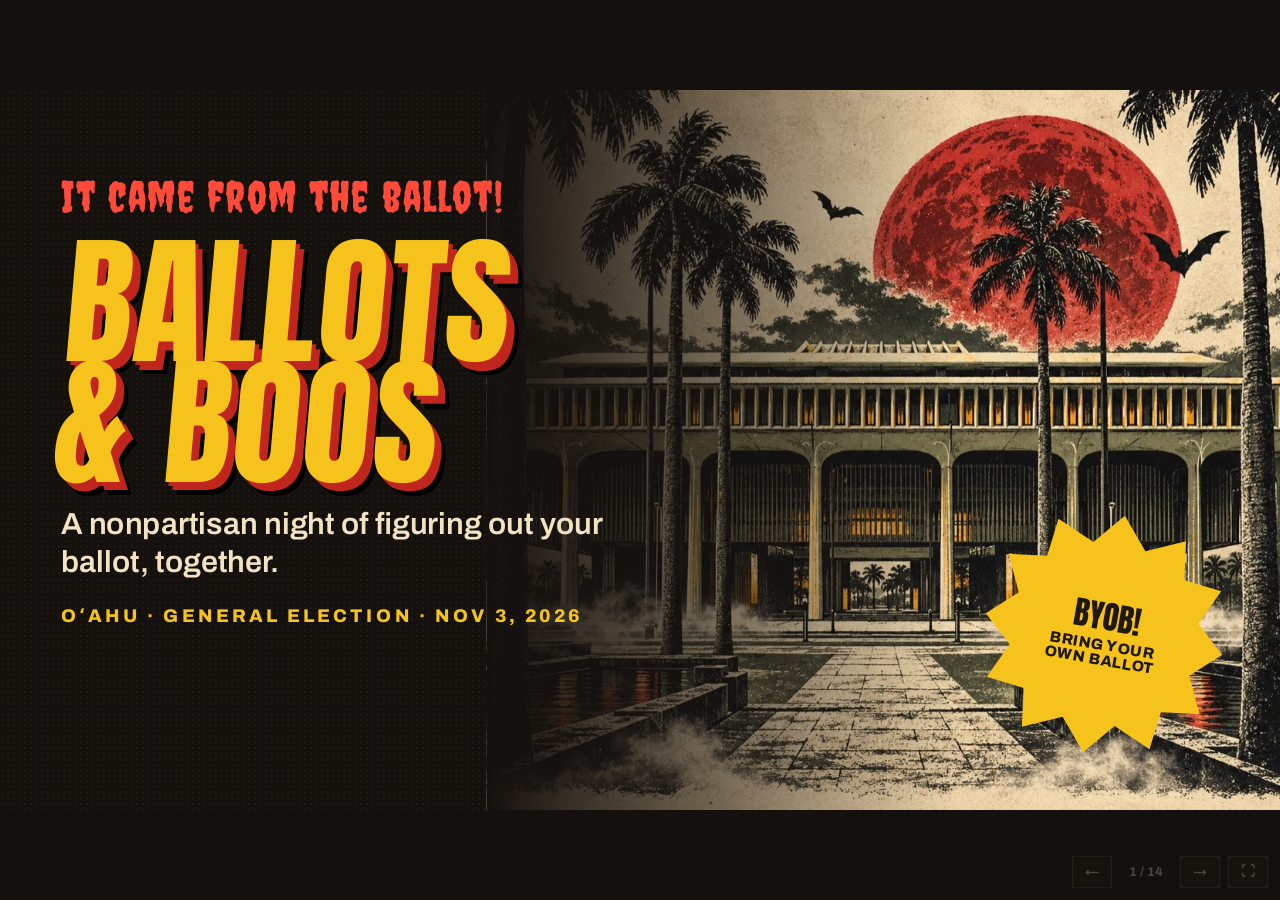
<file: docs/index.html>
<!doctype html>
<html lang="en">
<head>
<meta charset="utf-8">
<meta name="viewport" content="width=device-width, initial-scale=1, viewport-fit=cover">
<title>Ballots &amp; Boos Kickoff</title>
<meta name="description" content="Kickoff slides for Ballots & Boos, a nonpartisan ballot party for Oʻahu voters.">
<link rel="icon" href="data:image/svg+xml,%3Csvg xmlns='http://www.w3.org/2000/svg' viewBox='0 0 64 64'%3E%3Ctext y='52' font-size='52'%3E%F0%9F%91%BB%3C/text%3E%3C/svg%3E">
<link rel="preconnect" href="https://fonts.googleapis.com">
<link rel="preconnect" href="https://fonts.gstatic.com" crossorigin>
<link rel="stylesheet" href="https://fonts.googleapis.com/css2?family=Anton&family=Archivo:wght@400;600;800&family=Creepster&display=swap">
<style>
/* Layout: a 1600×900 B-movie poster stage, scaled to the screen; stacks into a scroll on phones. */
:root{
  --night:#14100d; --ink:#1f1813; --bone:#f1e3c3; --bone-2:#e6d3a9;
  --scream:#f6c21c; --blood:#c0261d; --oxblood:#8c2725;
  --hall:#8c2725; --rule:#5f6a2f; --house:#2f6461; --machine:#a3561f; --lost:#5c4a75;
  --display:"Anton",Impact,"Arial Narrow",sans-serif;
  --shriek:"Creepster","Anton",Impact,fantasy;
  --body-font:"Archivo","Helvetica Neue",Arial,sans-serif;
  --u:1px;
  --xl:calc(var(--u)*176); --h1:calc(var(--u)*100); --h2:calc(var(--u)*54); --h3:calc(var(--u)*38);
  --body:calc(var(--u)*30); --small:calc(var(--u)*23); --pad:calc(var(--u)*76); --gap:calc(var(--u)*28);
  color-scheme:dark;
}
*{box-sizing:border-box}
html,body{height:100%;margin:0}
body{background:var(--night);color:var(--bone);font-family:var(--body-font);overflow:hidden}
h1,h2,h3,p,ul,ol{margin:0}
a{color:inherit}
:focus-visible{outline:3px solid var(--scream);outline-offset:4px}

.viewport{position:fixed;inset:0;display:grid;place-items:center;overflow:hidden}
.stage{width:1600px;height:900px;position:absolute;left:50%;top:50%;transform:translate(-50%,-50%) scale(var(--s,1));transform-origin:center}
.slide{position:absolute;inset:0;display:none;flex-direction:column;padding:var(--pad);padding-bottom:calc(var(--pad) + var(--u)*60);gap:var(--gap);overflow:hidden;font-size:var(--body);line-height:1.35}
.slide.on{display:flex}
.poster{background-color:var(--bone);color:var(--ink);
  background-image:radial-gradient(rgba(60,30,10,.13) 1.2px,transparent 1.6px);background-size:7px 7px}
.dark{background:var(--night);
  background-image:radial-gradient(rgba(246,194,28,.06) 1.2px,transparent 1.6px);background-size:7px 7px}

.eyebrow{font-family:var(--body-font);font-weight:800;font-size:var(--small);letter-spacing:.18em;text-transform:uppercase}
.poster .eyebrow{color:var(--oxblood)}
.dark .eyebrow{color:var(--scream)}
.scream{font-family:var(--display);font-weight:400;text-transform:uppercase;line-height:.92;letter-spacing:.01em;text-wrap:balance;
  font-size:var(--h1);transform:skew(-5deg);transform-origin:left}
.dark .scream{color:var(--scream);text-shadow:.03em .03em 0 var(--blood),.06em .06em 0 var(--blood),.09em .09em 0 #000}
.poster .scream{color:var(--blood);text-shadow:.03em .03em 0 var(--ink),.06em .06em 0 var(--ink)}
.shriek{font-family:var(--shriek);color:var(--blood);font-size:var(--h2);letter-spacing:.03em;line-height:1}
.dark .shriek{color:#ff4a3a}
.lede{font-size:var(--h3);line-height:1.25;max-width:30em;font-weight:600}
.muted{opacity:.78}
.small{font-size:var(--small)}
.row{display:flex;gap:var(--gap)}
.grow{flex:1;min-width:0}
.grid{display:grid;gap:var(--gap)}
.g2{grid-template-columns:repeat(2,minmax(0,1fr))}
.g3{grid-template-columns:repeat(3,minmax(0,1fr))}
.g5{grid-template-columns:repeat(5,minmax(0,1fr))}
.card{border:calc(var(--u)*4) solid currentColor;padding:calc(var(--u)*26);display:flex;flex-direction:column;gap:calc(var(--u)*10);min-width:0}
.poster .card{background:rgba(255,250,236,.65);box-shadow:calc(var(--u)*8) calc(var(--u)*8) 0 var(--ink)}
.dark .card{border-color:var(--bone-2)}
.card h3{font-family:var(--display);font-weight:400;font-size:var(--h3);text-transform:uppercase;line-height:1}
.tag{font-family:var(--body-font);font-weight:800;font-size:var(--small);letter-spacing:.12em;text-transform:uppercase}
.badge{display:inline-block;background:var(--ink);color:var(--scream);font-family:var(--display);font-size:var(--small);letter-spacing:.06em;padding:.15em .5em;text-transform:uppercase}
.dark .badge{background:var(--scream);color:var(--ink)}
.foot{margin-top:auto;display:flex;justify-content:space-between;align-items:flex-end;gap:var(--gap)}
.qr{display:block;width:100%;height:auto;background:#fff}
.qrbox{background:#fff;color:#000;padding:calc(var(--u)*14);display:flex;flex-direction:column;align-items:center;gap:calc(var(--u)*8);flex:none}
.qrbox span{font-family:var(--display);font-size:var(--small);letter-spacing:.06em;text-transform:uppercase;text-align:center}

/* Title */
.title{padding:0;flex-direction:row}
.title .copy{width:52%;padding:var(--pad);padding-bottom:calc(var(--pad) + var(--u)*120);display:flex;flex-direction:column;gap:var(--gap);justify-content:center;position:relative;z-index:2}
.title .art{position:absolute;inset:0 0 0 38%;background:url("img/capitol.jpg") center/cover no-repeat}
.title .art::after{content:"";position:absolute;inset:0;background:linear-gradient(90deg,var(--night) 0%,rgba(20,16,13,.55) 30%,rgba(20,16,13,0) 60%)}
.title .scream{font-size:var(--xl);line-height:.86}
.burst{position:absolute;right:calc(var(--u)*70);bottom:calc(var(--u)*70);z-index:3;width:calc(var(--u)*300);aspect-ratio:1;display:flex;flex-direction:column;justify-content:center;align-items:center;text-align:center;
  background:var(--scream);color:var(--ink);font-family:var(--display);font-size:calc(var(--u)*40);line-height:1;text-transform:uppercase;transform:rotate(10deg);
  clip-path:polygon(50% 0,61% 13%,77% 6%,79% 22%,95% 24%,88% 39%,100% 50%,88% 61%,95% 76%,79% 78%,77% 94%,61% 87%,50% 100%,39% 87%,23% 94%,21% 78%,5% 76%,12% 61%,0 50%,12% 39%,5% 24%,21% 22%,23% 6%,39% 13%)}
.burst small{display:block;font-family:var(--body-font);font-weight:800;font-size:calc(var(--u)*19);letter-spacing:.04em;margin-top:.3em}

/* Lists */
.leave{display:grid;grid-template-columns:repeat(3,minmax(0,1fr));gap:var(--gap);counter-reset:n}
.leave li{list-style:none;border-top:calc(var(--u)*8) solid var(--blood);padding-top:calc(var(--u)*18);font-size:var(--h3);font-weight:800;line-height:1.15}
.leave li::before{counter-increment:n;content:counter(n);display:block;font-family:var(--display);font-size:var(--h1);color:var(--blood);line-height:1}
.rules{display:grid;grid-template-columns:repeat(2,minmax(0,1fr));gap:var(--gap)}
.rules li{list-style:none;font-size:var(--h3);font-weight:600;line-height:1.2;padding-left:1.4em;position:relative}
.rules li::before{content:"✕";position:absolute;left:0;color:var(--scream);font-weight:800}
.rules b{color:var(--scream);font-weight:800}

.timeline{display:grid;grid-template-columns:repeat(6,minmax(0,1fr));border-top:calc(var(--u)*6) solid var(--ink)}
.timeline div{padding:calc(var(--u)*22) calc(var(--u)*16) 0 0;display:flex;flex-direction:column;gap:calc(var(--u)*8);position:relative}
.timeline div::before{content:"";position:absolute;top:calc(var(--u)*-17);left:0;width:calc(var(--u)*28);height:calc(var(--u)*28);border-radius:50%;background:var(--blood);border:calc(var(--u)*5) solid var(--ink)}
.timeline time{font-family:var(--display);font-size:var(--h2);line-height:1;color:var(--blood)}
.timeline b{font-weight:800;font-size:var(--body);line-height:1.15}
.timeline span{font-size:var(--small);line-height:1.3}
.timeline .sharp time{color:var(--ink);background:var(--scream);align-self:flex-start;padding:0 .15em}

/* Ballot split */
.split{display:grid;grid-template-columns:1.05fr 1fr;gap:calc(var(--u)*40);flex:1;min-height:0}
.ballot{background:#fffaf0;color:var(--ink);border:calc(var(--u)*4) solid var(--ink);box-shadow:calc(var(--u)*10) calc(var(--u)*10) 0 var(--ink);padding:calc(var(--u)*28);display:flex;flex-direction:column;gap:calc(var(--u)*14)}
.ballot h3{font-family:var(--display);font-weight:400;font-size:var(--h3);text-transform:uppercase;border-bottom:calc(var(--u)*4) solid var(--ink);padding-bottom:calc(var(--u)*8)}
.ballot ul{display:flex;flex-direction:column;gap:calc(var(--u)*10);padding:0}
.ballot li{list-style:none;display:flex;gap:calc(var(--u)*14);align-items:baseline;font-weight:600}
.ballot li::before{content:"";flex:none;width:calc(var(--u)*30);height:calc(var(--u)*20);border:calc(var(--u)*3) solid var(--ink);border-radius:50%;transform:translateY(calc(var(--u)*3))}
.ballot li em{font-style:normal;font-weight:400;opacity:.7}
.ballot.where li::before{border-style:dashed}

/* Offices */
.office .term{font-family:var(--display);color:var(--oxblood);font-size:var(--small);letter-spacing:.08em;text-transform:uppercase}

/* Charter groups */
.cgroup{padding:calc(var(--u)*20)}
.cgroup h3{font-size:calc(var(--u)*31)}
.cgroup ol{padding:0;display:flex;flex-direction:column;gap:calc(var(--u)*7)}
.cgroup li{list-style:none;font-size:var(--small);line-height:1.2;display:flex;gap:calc(var(--u)*10)}
.cgroup li b{font-family:var(--display);font-weight:400;min-width:1.4em;color:var(--oxblood)}
.cgroup .st{margin-top:auto;padding-top:calc(var(--u)*10);border-top:calc(var(--u)*3) dotted currentColor}

/* Stations */
.station{border-width:0;border-top:calc(var(--u)*14) solid var(--c);background:rgba(255,255,255,.04)}
.dark .station{border-top-color:var(--c)}
.station h3{color:var(--bone)}
.station .tag{color:var(--c);filter:brightness(1.7)}
.station .task{margin-top:auto;padding-top:calc(var(--u)*12);border-top:calc(var(--u)*2) solid rgba(241,227,195,.25);font-size:var(--small)}
.station .task b{color:var(--scream)}
.ghost-strip{display:flex;gap:var(--gap);align-items:center;border:calc(var(--u)*4) dashed var(--bone-2);padding:calc(var(--u)*18) calc(var(--u)*26)}
.ghost-strip h3{font-family:var(--display);font-weight:400;font-size:var(--h3);text-transform:uppercase;color:var(--scream);flex:none}

/* Steps */
.steps{display:grid;grid-template-columns:repeat(4,minmax(0,1fr));gap:var(--gap);counter-reset:s}
.steps li{list-style:none;display:flex;flex-direction:column;gap:calc(var(--u)*10)}
.steps li::before{counter-increment:s;content:counter(s);font-family:var(--display);font-size:calc(var(--u)*120);line-height:.9;color:var(--scream);text-shadow:.04em .04em 0 var(--blood)}
.steps b{font-size:var(--h3);line-height:1.1;font-weight:800}

/* Dates */
.dates{display:grid;grid-template-columns:repeat(4,minmax(0,1fr));gap:var(--gap)}
.date{border-left:calc(var(--u)*8) solid var(--ink);padding-left:calc(var(--u)*20);display:flex;flex-direction:column;gap:calc(var(--u)*6)}
.date time{font-family:var(--display);font-size:var(--h2);line-height:1;text-transform:uppercase}
.date.final{border-color:var(--blood)}
.date.final time{color:var(--blood)}
.date b{font-weight:800}
.warn{background:var(--ink);color:var(--scream);font-weight:800;padding:calc(var(--u)*16) calc(var(--u)*24);font-size:var(--h3);line-height:1.15}

/* Lobby */
.lobby{flex-direction:row;align-items:stretch;gap:calc(var(--u)*56)}
.lobby .qrbox{width:calc(var(--u)*520);padding:calc(var(--u)*24);justify-content:center}
.lobby .qrbox span{font-size:var(--h3)}
.lobby .scream{font-size:calc(var(--u)*120)}
.clock{display:flex;align-items:baseline;gap:calc(var(--u)*28);flex-wrap:wrap}
.clock .round{font-family:var(--display);font-size:var(--h2);text-transform:uppercase;color:var(--bone)}
.clock .time{font-family:var(--display);font-size:calc(var(--u)*150);line-height:.9;color:var(--scream);font-variant-numeric:tabular-nums;text-shadow:.03em .03em 0 var(--blood)}
.clock.done .time{color:#ff4a3a;animation:blink 1s steps(2) infinite}
@keyframes blink{50%{opacity:.35}}
.chips{display:flex;flex-wrap:wrap;gap:calc(var(--u)*12)}
.chip{border-left:calc(var(--u)*12) solid var(--c);background:rgba(255,255,255,.06);padding:calc(var(--u)*8) calc(var(--u)*16);font-weight:800;font-size:var(--small)}
.ctrl{display:flex;gap:calc(var(--u)*10)}
.ctrl button{font:800 var(--small)/1 var(--body-font);background:transparent;color:var(--bone);border:calc(var(--u)*2) solid rgba(241,227,195,.4);padding:calc(var(--u)*10) calc(var(--u)*16);cursor:pointer}
.ctrl button:hover{border-color:var(--scream);color:var(--scream)}
.regroup-list{display:none;padding:0;gap:calc(var(--u)*12);flex-direction:column}
.regroup-list li{list-style:none;font-size:var(--h3);font-weight:800;line-height:1.15}
.lobby.is-regroup .regroup-list{display:flex}
.lobby.is-regroup .chips{display:none}

/* Nav */
.nav{position:fixed;right:max(12px,env(safe-area-inset-right,0px));bottom:max(12px,env(safe-area-inset-bottom,0px));display:flex;gap:8px;align-items:center;z-index:5;opacity:.25;transition:opacity .2s}
.nav:hover,.nav:focus-within{opacity:1}
.nav button{font:700 14px/1 var(--body-font);background:var(--ink);color:var(--bone);border:1px solid #5a4a3a;padding:8px 12px;cursor:pointer}
.nav output{font:700 13px/1 var(--body-font);color:var(--bone);min-width:4em;text-align:center}

/* Phones: stack every slide as a scrolling poster. */
@media (max-width:760px){
  body{overflow:auto}
  :root{--u:.46px;--pad:22px}
  .viewport{position:static;display:block}
  .stage{position:relative;left:auto;top:auto;width:auto;height:auto;transform:none}
  .slide{position:relative;display:flex;min-height:0;padding:28px max(16px,env(safe-area-inset-right,0px)) 28px max(16px,env(safe-area-inset-left,0px));gap:16px}
  .title{flex-direction:column;padding:0}
  .title .copy{width:100%;padding:28px 16px 200px}
  .title .art{inset:auto 0 0 0;height:240px}
  .title .art::after{background:linear-gradient(180deg,var(--night) 0%,rgba(20,16,13,0) 60%)}
  .burst{right:16px;bottom:16px;width:130px}
  .g2,.g3,.g5,.leave,.rules,.steps,.dates,.split{grid-template-columns:minmax(0,1fr)}
  .timeline{grid-template-columns:repeat(2,minmax(0,1fr));row-gap:22px}
  .lobby{flex-direction:column}
  .lobby .qrbox{width:min(100%,280px)}
  .row,.foot,.ghost-strip{flex-wrap:wrap}
  .qrbox{max-width:180px}
  .nav,.ctrl{display:none}
}
@media (prefers-reduced-motion:reduce){.clock.done .time{animation:none}}

/* Progress bar + chapter cards */
.hud{position:absolute;left:var(--pad);right:calc(var(--u)*320);bottom:calc(var(--u)*24);display:flex;gap:calc(var(--u)*12);z-index:6;pointer-events:none;color:var(--bone)}
.hud.on-poster{color:var(--ink)}
.hud .seg{flex:1;display:flex;flex-direction:column;gap:calc(var(--u)*6);opacity:.4;transition:opacity .4s}
.hud .seg.cur{opacity:1}
.hud .seg span{font:800 calc(var(--u)*14)/1 var(--body-font);letter-spacing:.18em;text-transform:uppercase}
.hud .bar{height:calc(var(--u)*6);background:color-mix(in srgb,currentColor 22%,transparent);overflow:hidden}
.hud .fill{height:100%;background:var(--blood);transform-origin:left;transform:scaleX(var(--f,0));transition:transform .6s cubic-bezier(.2,.8,.2,1)}
.chapter-card{position:absolute;inset:0;z-index:20;display:none;flex-direction:column;justify-content:center;align-items:center;gap:calc(var(--u)*22);text-align:center;cursor:pointer;
  background:var(--night);background-image:radial-gradient(rgba(246,194,28,.08) 1.2px,transparent 1.6px);background-size:7px 7px}
.chapter-card.show{display:flex}
.chapter-card .num{font-family:var(--shriek);color:#ff4a3a;font-size:calc(var(--u)*70);line-height:1}
.chapter-card .ttl{font-family:var(--display);font-size:calc(var(--u)*200);line-height:.88;text-transform:uppercase;color:var(--scream);transform:skew(-5deg);
  text-shadow:.03em .03em 0 var(--blood),.06em .06em 0 var(--blood),.09em .09em 0 #000}
.chapter-card .sub{font-weight:800;font-size:var(--small);letter-spacing:.22em;text-transform:uppercase;color:var(--bone)}
.bat{display:none}
.hud[hidden]{display:none}
@media (max-width:760px){.hud,.chapter-card{display:none!important}}

/* Motion: big screens only, and only when the viewer allows it. */
@media (prefers-reduced-motion:no-preference) and (min-width:761px){
  .slide.on{animation:enter .65s cubic-bezier(.2,.8,.2,1) both}
  @keyframes enter{
    0%{opacity:0;transform:translateX(calc(var(--dir,1)*var(--u)*70)) scale(1.02);filter:brightness(1.9) contrast(1.3)}
    10%{opacity:.8}16%{opacity:.3}24%{opacity:1}
    100%{opacity:1;transform:none;filter:none}}
  .slide.on [data-a]{animation:rise .7s cubic-bezier(.2,.8,.2,1) both;animation-delay:calc(var(--i)*110ms + 250ms)}
  .slide.on .scream[data-a]{animation-name:slam;animation-duration:.8s}
  @keyframes rise{from{opacity:0;transform:translateY(calc(var(--u)*40))}to{opacity:1;transform:none}}
  @keyframes slam{
    0%{opacity:0;transform:skew(-5deg) scale(1.7) rotate(-5deg)}
    55%{opacity:1;transform:skew(-5deg) scale(.96) rotate(1deg)}
    68%{transform:skew(-5deg) translateX(calc(var(--u)*-8))}
    80%{transform:skew(-5deg) translateX(calc(var(--u)*6))}
    100%{opacity:1;transform:skew(-5deg)}}
  .stage.held .slide.on,.stage.held .slide.on [data-a]{animation-play-state:paused}

  .chapter-card.show{animation:flick 1.8s linear both}
  .chapter-card.show .num{animation:rise .6s .1s both}
  .chapter-card.show .ttl{animation:slam .85s .25s cubic-bezier(.2,.8,.2,1) both}
  .chapter-card.show .sub{animation:rise .6s .7s both}
  @keyframes flick{0%{opacity:0}3%{opacity:1}6%{opacity:.25}9%{opacity:1}13%{opacity:.6}16%,100%{opacity:1}}

  .title .art{animation:creep 26s ease-in-out infinite alternate}
  @keyframes creep{from{transform:scale(1)}to{transform:scale(1.1) translate(-1.5%,-1%)}}
  .title.on .shriek[data-a]{animation:rise .7s .25s both,buzz 7s 3s infinite}
  @keyframes buzz{0%,90%,100%{opacity:1}91%{opacity:.15}93%{opacity:1}95%{opacity:.4}96%{opacity:1}}
  .slide.on .burst{animation:pop .6s 1.3s cubic-bezier(.3,1.7,.5,1) both,wobble 3.2s 1.9s ease-in-out infinite}
  @keyframes pop{from{transform:rotate(10deg) scale(0)}to{transform:rotate(10deg) scale(1)}}
  @keyframes wobble{0%,100%{transform:rotate(10deg) scale(1)}50%{transform:rotate(3deg) scale(1.07)}}
  .lobby.on .qrbox[data-a]{animation:rise .7s .25s both,glow 2.4s 1.2s ease-in-out infinite}
  @keyframes glow{0%,100%{box-shadow:0 0 0 0 rgba(246,194,28,0)}50%{box-shadow:0 0 0 calc(var(--u)*22) rgba(246,194,28,.35)}}
  .clock.hurry .time{animation:pulse 1s ease-in-out infinite;transform-origin:left}
  @keyframes pulse{50%{transform:scale(1.07)}}

  .bat{display:block;position:absolute;z-index:4;width:calc(var(--u)*86);left:calc(var(--u)*-140);pointer-events:none;color:#0b0907;animation:fly var(--t,13s) linear var(--d,0s) infinite}
  .bat svg{display:block;width:100%;animation:flap .26s ease-in-out infinite alternate;transform-origin:50% 40%}
  @keyframes flap{from{transform:scaleY(1)}to{transform:scaleY(.3)}}
  @keyframes fly{
    0%{transform:translate(0,0) rotate(4deg)}
    30%{transform:translate(calc(var(--u)*560),calc(var(--u)*-70)) rotate(-6deg)}
    60%{transform:translate(calc(var(--u)*1150),calc(var(--u)*30)) rotate(5deg)}
    100%{transform:translate(calc(var(--u)*1900),calc(var(--u)*-50)) rotate(-4deg)}}
}
</style>
</head>
<body>
<main class="viewport">
<svg width="0" height="0" style="position:absolute" aria-hidden="true"><symbol id="bat" viewBox="0 0 100 46"><path fill="currentColor" d="M50 14l-3-7-2 8c-4-1-7 1-8 4C31 9 20 4 4 6c8 4 11 10 9 17 6-4 13-3 16 3 3-4 9-4 12 2 2-3 5-4 9-1 4-3 7-2 9 1 3-6 9-6 12-2 3-6 10-7 16-3-2-7 1-13 9-17-16-2-27 3-33 13-1-3-4-5-8-4l-2-8z"/></symbol></svg>
<div class="stage" id="stage">

<!-- 1 · Title -->
<section class="slide dark title on" aria-label="Title">
  <span class="bat" style="top:calc(var(--u)*150);--t:14s;--d:0s;width:calc(var(--u)*90)" aria-hidden="true"><svg><use href="#bat"/></svg></span>
  <span class="bat" style="top:calc(var(--u)*260);--t:18s;--d:5s;width:calc(var(--u)*60)" aria-hidden="true"><svg><use href="#bat"/></svg></span>
  <span class="bat" style="top:calc(var(--u)*90);--t:22s;--d:10s;width:calc(var(--u)*46)" aria-hidden="true"><svg><use href="#bat"/></svg></span>
  <div class="art" role="img" aria-label="Haunted screenprint of the Hawaiʻi State Capitol under a red moon"></div>
  <div class="copy">
    <p class="shriek">It came from the ballot!</p>
    <h1 class="scream">Ballots<br>&amp; Boos</h1>
    <p class="lede">A nonpartisan night of figuring out your ballot, together.</p>
    <p class="eyebrow">Oʻahu · General Election · Nov 3, 2026</p>
  </div>
  <div class="burst">BYOB!<small>Bring Your<br>Own Ballot</small></div>
</section>

<!-- 2 · Goal -->
<section class="slide poster" aria-label="Tonight's goal">
  <p class="eyebrow">Tonight's goal</p>
  <h2 class="scream">Get started.<br>Not finished.</h2>
  <p class="lede">Nobody has to fill in every bubble tonight. You should leave with three things:</p>
  <ol class="leave" style="margin-top:auto">
    <li>What's actually on your ballot</li>
    <li>Where to research what's left</li>
    <li>The day you'll turn it in</li>
  </ol>
</section>

<!-- 3 · House rules -->
<section class="slide dark" aria-label="House rules">
  <p class="eyebrow">House rules</p>
  <h2 class="scream">No one tells anyone<br>how to vote.</h2>
  <ul class="rules" style="margin-top:auto">
    <li><b>Disagree kindly.</b> We're here to understand, not to win.</li>
    <li><b>“I don't know”</b> is a great answer. Post it on the Ghost Wall.</li>
    <li><b>Your picks are yours.</b> Share them only if you want to.</li>
    <li><b>Show your source.</b> “I read it on…” beats “I heard…”</li>
  </ul>
</section>

<!-- 4 · Run of show -->
<section class="slide poster" aria-label="Tonight's schedule">
  <p class="eyebrow">Tonight</p>
  <h2 class="scream">The night's<br>itinerary</h2>
  <div class="timeline" style="margin-top:auto">
    <div class="sharp"><time>6:30</time><b>Kickoff</b><span>You're watching it</span></div>
    <div><time>6:45</time><b>Round 1</b><span>Pick a station · 20 min</span></div>
    <div><time>7:05</time><b>Round 2</b><span>Pick another</span></div>
    <div><time>7:25</time><b>Round 3</b><span>Last call for souls</span></div>
    <div><time>7:45</time><b>Regroup</b><span>Ghost Wall, your plan, raffle</span></div>
    <div><time>8:00</time><b>Costume vote</b><span>Ranked choice! Then hang out</span></div>
  </div>
</section>

<!-- 5 · What's on the ballot -->
<section class="slide dark" aria-label="What's on your ballot">
  <p class="eyebrow">What's on your ballot</p>
  <h2 class="scream" style="font-size:var(--h2)">It's long. Flip every card over.</h2>
  <div class="split">
    <div class="ballot">
      <h3>Same for everyone on Oʻahu</h3>
      <ul>
        <li>Governor &amp; Lt. Governor</li>
        <li>OHA Trustees <em>· every seat is a statewide vote</em></li>
        <li>2 State Constitutional Amendments</li>
        <li>20 Honolulu Charter Questions</li>
      </ul>
    </div>
    <div class="ballot where">
      <h3>Depends on your address</h3>
      <ul>
        <li>U.S. House <em>· CD1 or CD2</em></li>
        <li>State Senate <em>· if your district is up</em></li>
        <li>State House <em>· if your race is contested</em></li>
        <li>City Council <em>· only Districts 4 &amp; 6</em></li>
      </ul>
    </div>
  </div>
</section>

<!-- 6 · Offices -->
<section class="slide poster" aria-label="What each office does">
  <p class="eyebrow">The people part</p>
  <h2 class="scream" style="font-size:var(--h2)">Who's haunting the ballot</h2>
  <div class="grid g3" style="flex:1">
    <div class="card office"><span class="term">4-year term</span><h3>Governor &amp; Lt. Gov</h3><p class="small">Run state government: agencies, the budget, emergencies. Elected as a pair.</p></div>
    <div class="card office"><span class="term">2-year term</span><h3>U.S. Representative</h3><p class="small">Votes on federal laws in D.C. CD1 is urban Honolulu. CD2 is the rest of Oʻahu and the neighbor islands.</p></div>
    <div class="card office"><span class="term">Statewide vote</span><h3>OHA Trustees</h3><p class="small">Set policy and budget for the Office of Hawaiian Affairs. Every voter votes in every OHA race.</p></div>
    <div class="card office"><span class="term">4-year term</span><h3>State Senator</h3><p class="small">Writes state laws on housing, schools and taxes. Confirms judges.</p></div>
    <div class="card office"><span class="term">2-year term</span><h3>State Representative</h3><p class="small">Writes state laws for a smaller district than a senator.</p></div>
    <div class="card office"><span class="term">4-year term</span><h3>City Council</h3><p class="small">Honolulu's laws and budget: zoning, roads, parks, property tax rates.</p></div>
  </div>
</section>

<!-- 7 · State amendments -->
<section class="slide dark" aria-label="State constitutional amendments">
  <p class="eyebrow">State Constitutional Amendments · same statewide</p>
  <h2 class="scream" style="font-size:var(--h2)">Two Yes/No questions*</h2>
  <div class="grid g2" style="flex:1">
    <div class="card"><span class="tag" style="color:var(--scream)">Question 1</span><h3>More time to confirm judges</h3><p>Gives the State Senate <b>60 days instead of 30</b> to approve or reject a judge appointed between April 1 and Dec 31.</p></div>
    <div class="card"><span class="tag" style="color:var(--scream)">Question 2</span><h3>RISE infrastructure bonds</h3><p>Lets counties borrow for <b>sewer, water and drainage</b> in designated districts, repaid by future property-tax growth there. Not counted against county debt limits.</p></div>
  </div>
  <p class="warn">⚠ On these two, leaving it blank counts the same as a NO.</p>
  <p class="small muted">* One-line summaries can be a little biased. Always review the exact ballot wording.</p>
</section>

<!-- 8 · Charter -->
<section class="slide poster" aria-label="Twenty charter questions">
  <p class="eyebrow">Honolulu Charter Questions · same for all of Oʻahu</p>
  <h2 class="scream" style="font-size:var(--h2)">20 questions, 5 piles*</h2>
  <div class="grid g5" style="flex:1">
    <div class="card cgroup"><h3>People &amp; culture</h3><ol>
      <li><b>2</b>New Charter preamble</li><li><b>3</b>Office of ʻŌiwi Resources</li><li><b>4</b>LGBTQIA+ Commission</li><li><b>16</b>Green card holders on boards</li></ol>
      <p class="st tag">City Machine</p></div>
    <div class="card cgroup"><h3>Elections &amp; rights</h3><ol>
      <li><b>5</b>Ranked-choice voting</li><li><b>6</b>HPD &amp; immigration</li><li><b>20</b>Ban after impeachment</li></ol>
      <p class="st tag">The Rulebook</p></div>
    <div class="card cgroup"><h3>Housing</h3><ol>
      <li><b>7</b>Housing as city policy</li><li><b>8</b>Affordable Housing Fund</li><li><b>9</b>Property hearings</li><li><b>10</b>10-year housing plan</li></ol>
      <p class="st tag">House &amp; Land</p></div>
    <div class="card cgroup"><h3>Food, land &amp; funds</h3><ol>
      <li><b>1</b>Food Security Fund</li><li><b>11</b>Grants to nonprofits</li><li><b>12</b>Outside funding</li><li><b>13</b>Historic preservation</li><li><b>14</b>Land upkeep cap</li></ol>
      <p class="st tag">House &amp; Land</p></div>
    <div class="card cgroup"><h3>How the city runs</h3><ol>
      <li><b>15</b>Office of Data &amp; Innovation</li><li><b>17</b>Quorum rules</li><li><b>18</b>HR First Deputy</li><li><b>19</b>Charter Commission support</li></ol>
      <p class="st tag">City Machine</p></div>
  </div>
  <p class="small">* One-line summaries can be a little biased. Always review the exact ballot wording.</p>
</section>

<!-- 9 · Ranked choice -->
<section class="slide dark" aria-label="About ranked choice">
  <p class="eyebrow">Heard “ranked choice”?</p>
  <h2 class="scream">You're not ranking<br>anyone this year.</h2>
  <div class="row" style="margin-top:auto;align-items:flex-end">
    <p class="lede grow"><b style="color:var(--scream)">Charter Question 5</b> asks if Honolulu should switch to ranking up to five candidates for Mayor, Council and Prosecutor. It would start in 2032 at the earliest, and only if the Legislature approves.</p>
    <div class="card" style="max-width:calc(var(--u)*470);flex:none"><h3 style="color:var(--scream)">Try it tonight</h3><p class="small">The 8:00 costume vote is ranked choice. Rank your top 3 on a post-it and watch the count.</p></div>
  </div>
</section>

<!-- 10 · Research method -->
<section class="slide dark" aria-label="How to research one item">
  <p class="eyebrow">The 10-minute séance</p>
  <h2 class="scream" style="font-size:var(--h2)">How to research one item</h2>
  <ol class="steps" style="flex:1;align-content:center">
    <li><b>Read the exact ballot wording</b><span class="small muted">Not the headline. The words you'll actually vote on.</span></li>
    <li><b>Read one neutral explainer</b><span class="small muted">Office of Elections, the Charter booklet or HPR.</span></li>
    <li><b>Hear both sides</b><span class="small muted">One supporter and one opponent. Why does each care?</span></li>
    <li><b>Ask what changes</b><span class="small muted">If Yes wins, what's different? If No wins? Decide, or add it to your list.</span></li>
  </ol>
</section>

<!-- 11 · Stations -->
<section class="slide dark" aria-label="The stations">
  <p class="eyebrow">The stations · go wherever you're curious</p>
  <div class="grid g5" style="flex:1">
    <div class="card station" style="--c:var(--hall)"><span class="tag">Research</span><h3>Candidate Hall</h3><p class="small">Governor, U.S. House, OHA and your district races.</p><p class="task"><b>Soul:</b> name your State House district and one thing each candidate in a race said.</p></div>
    <div class="card station" style="--c:var(--rule)"><span class="tag">Discussion</span><h3>The Rulebook</h3><p class="small">State amendments 1–2 and charter questions 5, 6, 20.</p><p class="task"><b>Soul:</b> explain one question to someone in a single sentence.</p></div>
    <div class="card station" style="--c:var(--house)"><span class="tag">Research + talk</span><h3>House &amp; Land</h3><p class="small">Charter questions 1 and 7–14: housing, food, land funds.</p><p class="task"><b>Soul:</b> find one dollar or % figure in a question.</p></div>
    <div class="card station" style="--c:var(--machine)"><span class="tag">Speed round</span><h3>City Machine</h3><p class="small">Charter questions 2–4 and 15–19. Mostly quick ones.</p><p class="task"><b>Soul:</b> sort all 8 into “housekeeping” or “big change.”</p></div>
    <div class="card station" style="--c:var(--lost)"><span class="tag">Self-serve</span><h3>Lost Souls Desk</h3><p class="small">Registered? Ballot arrived? Where's the drop box?</p><p class="task"><b>Soul:</b> write your return plan on your worksheet.</p></div>
  </div>
  <div class="ghost-strip"><h3>👻 Ghost Wall</h3><p class="small">Stuck? Write the question on a post-it and stick it on the whiteboard. <b style="color:var(--scream)">Bonus soul:</b> answer someone else's, with a source.</p></div>
</section>

<!-- 12 · Game -->
<section class="slide poster" aria-label="How the game works">
  <p class="eyebrow">The game</p>
  <h2 class="scream">Collect souls</h2>
  <div class="row" style="flex:1;align-items:center">
    <ol class="steps grow" style="grid-template-columns:repeat(4,minmax(0,1fr))">
      <li><b>Pick any station</b><span class="small">Three 20-minute rounds. No forced rotation.</span></li>
      <li><b>Do its task</b><span class="small">It's on the sign and on your phone.</span></li>
      <li><b>Check the box</b><span class="small">On the passport strip of your worksheet.</span></li>
      <li><b>1 soul = 1 raffle ticket</b><span class="small">Tear off your strip at 7:45. Prize drawn at the regroup.</span></li>
    </ol>
  </div>
  <div class="foot"><p class="lede" style="font-size:var(--body)">No task asks how you're voting. Your worksheet stays with you.</p>
    <div class="qrbox" style="width:calc(var(--u)*220)"><svg class="qr" viewBox="0 0 33 33" role="img" aria-label="QR code for https://ballots.mayusystems.tech/play.html" shape-rendering="crispEdges"><rect width="33" height="33" fill="#fff"/><path d="M2,2h1v1h-1zM3,2h1v1h-1zM4,2h1v1h-1zM5,2h1v1h-1zM6,2h1v1h-1zM7,2h1v1h-1zM8,2h1v1h-1zM12,2h1v1h-1zM14,2h1v1h-1zM15,2h1v1h-1zM17,2h1v1h-1zM21,2h1v1h-1zM24,2h1v1h-1zM25,2h1v1h-1zM26,2h1v1h-1zM27,2h1v1h-1zM28,2h1v1h-1zM29,2h1v1h-1zM30,2h1v1h-1zM2,3h1v1h-1zM8,3h1v1h-1zM10,3h1v1h-1zM11,3h1v1h-1zM12,3h1v1h-1zM14,3h1v1h-1zM15,3h1v1h-1zM17,3h1v1h-1zM18,3h1v1h-1zM21,3h1v1h-1zM22,3h1v1h-1zM24,3h1v1h-1zM30,3h1v1h-1zM2,4h1v1h-1zM4,4h1v1h-1zM5,4h1v1h-1zM6,4h1v1h-1zM8,4h1v1h-1zM11,4h1v1h-1zM14,4h1v1h-1zM18,4h1v1h-1zM22,4h1v1h-1zM24,4h1v1h-1zM26,4h1v1h-1zM27,4h1v1h-1zM28,4h1v1h-1zM30,4h1v1h-1zM2,5h1v1h-1zM4,5h1v1h-1zM5,5h1v1h-1zM6,5h1v1h-1zM8,5h1v1h-1zM11,5h1v1h-1zM12,5h1v1h-1zM14,5h1v1h-1zM17,5h1v1h-1zM20,5h1v1h-1zM22,5h1v1h-1zM24,5h1v1h-1zM26,5h1v1h-1zM27,5h1v1h-1zM28,5h1v1h-1zM30,5h1v1h-1zM2,6h1v1h-1zM4,6h1v1h-1zM5,6h1v1h-1zM6,6h1v1h-1zM8,6h1v1h-1zM10,6h1v1h-1zM11,6h1v1h-1zM13,6h1v1h-1zM15,6h1v1h-1zM16,6h1v1h-1zM17,6h1v1h-1zM21,6h1v1h-1zM24,6h1v1h-1zM26,6h1v1h-1zM27,6h1v1h-1zM28,6h1v1h-1zM30,6h1v1h-1zM2,7h1v1h-1zM8,7h1v1h-1zM11,7h1v1h-1zM12,7h1v1h-1zM13,7h1v1h-1zM16,7h1v1h-1zM17,7h1v1h-1zM19,7h1v1h-1zM20,7h1v1h-1zM21,7h1v1h-1zM22,7h1v1h-1zM24,7h1v1h-1zM30,7h1v1h-1zM2,8h1v1h-1zM3,8h1v1h-1zM4,8h1v1h-1zM5,8h1v1h-1zM6,8h1v1h-1zM7,8h1v1h-1zM8,8h1v1h-1zM10,8h1v1h-1zM12,8h1v1h-1zM14,8h1v1h-1zM16,8h1v1h-1zM18,8h1v1h-1zM20,8h1v1h-1zM22,8h1v1h-1zM24,8h1v1h-1zM25,8h1v1h-1zM26,8h1v1h-1zM27,8h1v1h-1zM28,8h1v1h-1zM29,8h1v1h-1zM30,8h1v1h-1zM11,9h1v1h-1zM12,9h1v1h-1zM13,9h1v1h-1zM14,9h1v1h-1zM15,9h1v1h-1zM17,9h1v1h-1zM18,9h1v1h-1zM19,9h1v1h-1zM2,10h1v1h-1zM4,10h1v1h-1zM6,10h1v1h-1zM8,10h1v1h-1zM11,10h1v1h-1zM13,10h1v1h-1zM14,10h1v1h-1zM15,10h1v1h-1zM17,10h1v1h-1zM18,10h1v1h-1zM19,10h1v1h-1zM26,10h1v1h-1zM29,10h1v1h-1zM4,11h1v1h-1zM5,11h1v1h-1zM6,11h1v1h-1zM7,11h1v1h-1zM10,11h1v1h-1zM11,11h1v1h-1zM12,11h1v1h-1zM13,11h1v1h-1zM14,11h1v1h-1zM18,11h1v1h-1zM19,11h1v1h-1zM22,11h1v1h-1zM23,11h1v1h-1zM24,11h1v1h-1zM27,11h1v1h-1zM30,11h1v1h-1zM2,12h1v1h-1zM3,12h1v1h-1zM6,12h1v1h-1zM8,12h1v1h-1zM9,12h1v1h-1zM12,12h1v1h-1zM16,12h1v1h-1zM18,12h1v1h-1zM23,12h1v1h-1zM26,12h1v1h-1zM28,12h1v1h-1zM29,12h1v1h-1zM30,12h1v1h-1zM3,13h1v1h-1zM4,13h1v1h-1zM5,13h1v1h-1zM7,13h1v1h-1zM12,13h1v1h-1zM14,13h1v1h-1zM15,13h1v1h-1zM17,13h1v1h-1zM19,13h1v1h-1zM20,13h1v1h-1zM21,13h1v1h-1zM22,13h1v1h-1zM24,13h1v1h-1zM26,13h1v1h-1zM29,13h1v1h-1zM2,14h1v1h-1zM5,14h1v1h-1zM8,14h1v1h-1zM11,14h1v1h-1zM15,14h1v1h-1zM19,14h1v1h-1zM23,14h1v1h-1zM24,14h1v1h-1zM27,14h1v1h-1zM29,14h1v1h-1zM30,14h1v1h-1zM2,15h1v1h-1zM3,15h1v1h-1zM4,15h1v1h-1zM5,15h1v1h-1zM10,15h1v1h-1zM13,15h1v1h-1zM15,15h1v1h-1zM16,15h1v1h-1zM18,15h1v1h-1zM22,15h1v1h-1zM24,15h1v1h-1zM27,15h1v1h-1zM30,15h1v1h-1zM2,16h1v1h-1zM3,16h1v1h-1zM8,16h1v1h-1zM10,16h1v1h-1zM11,16h1v1h-1zM14,16h1v1h-1zM23,16h1v1h-1zM24,16h1v1h-1zM26,16h1v1h-1zM27,16h1v1h-1zM29,16h1v1h-1zM30,16h1v1h-1zM4,17h1v1h-1zM5,17h1v1h-1zM6,17h1v1h-1zM7,17h1v1h-1zM10,17h1v1h-1zM11,17h1v1h-1zM12,17h1v1h-1zM15,17h1v1h-1zM18,17h1v1h-1zM19,17h1v1h-1zM20,17h1v1h-1zM21,17h1v1h-1zM23,17h1v1h-1zM26,17h1v1h-1zM27,17h1v1h-1zM29,17h1v1h-1zM4,18h1v1h-1zM8,18h1v1h-1zM9,18h1v1h-1zM10,18h1v1h-1zM11,18h1v1h-1zM15,18h1v1h-1zM17,18h1v1h-1zM18,18h1v1h-1zM19,18h1v1h-1zM21,18h1v1h-1zM23,18h1v1h-1zM24,18h1v1h-1zM27,18h1v1h-1zM29,18h1v1h-1zM30,18h1v1h-1zM4,19h1v1h-1zM5,19h1v1h-1zM6,19h1v1h-1zM7,19h1v1h-1zM9,19h1v1h-1zM13,19h1v1h-1zM19,19h1v1h-1zM20,19h1v1h-1zM22,19h1v1h-1zM24,19h1v1h-1zM27,19h1v1h-1zM28,19h1v1h-1zM30,19h1v1h-1zM2,20h1v1h-1zM7,20h1v1h-1zM8,20h1v1h-1zM9,20h1v1h-1zM11,20h1v1h-1zM12,20h1v1h-1zM13,20h1v1h-1zM18,20h1v1h-1zM19,20h1v1h-1zM20,20h1v1h-1zM24,20h1v1h-1zM25,20h1v1h-1zM26,20h1v1h-1zM29,20h1v1h-1zM30,20h1v1h-1zM3,21h1v1h-1zM6,21h1v1h-1zM7,21h1v1h-1zM13,21h1v1h-1zM14,21h1v1h-1zM15,21h1v1h-1zM16,21h1v1h-1zM17,21h1v1h-1zM19,21h1v1h-1zM20,21h1v1h-1zM21,21h1v1h-1zM24,21h1v1h-1zM25,21h1v1h-1zM27,21h1v1h-1zM29,21h1v1h-1zM2,22h1v1h-1zM4,22h1v1h-1zM5,22h1v1h-1zM7,22h1v1h-1zM8,22h1v1h-1zM10,22h1v1h-1zM12,22h1v1h-1zM13,22h1v1h-1zM15,22h1v1h-1zM17,22h1v1h-1zM18,22h1v1h-1zM19,22h1v1h-1zM20,22h1v1h-1zM22,22h1v1h-1zM23,22h1v1h-1zM24,22h1v1h-1zM25,22h1v1h-1zM26,22h1v1h-1zM10,23h1v1h-1zM11,23h1v1h-1zM13,23h1v1h-1zM18,23h1v1h-1zM21,23h1v1h-1zM22,23h1v1h-1zM26,23h1v1h-1zM28,23h1v1h-1zM29,23h1v1h-1zM30,23h1v1h-1zM2,24h1v1h-1zM3,24h1v1h-1zM4,24h1v1h-1zM5,24h1v1h-1zM6,24h1v1h-1zM7,24h1v1h-1zM8,24h1v1h-1zM12,24h1v1h-1zM13,24h1v1h-1zM19,24h1v1h-1zM21,24h1v1h-1zM22,24h1v1h-1zM24,24h1v1h-1zM26,24h1v1h-1zM27,24h1v1h-1zM29,24h1v1h-1zM30,24h1v1h-1zM2,25h1v1h-1zM8,25h1v1h-1zM13,25h1v1h-1zM15,25h1v1h-1zM19,25h1v1h-1zM22,25h1v1h-1zM26,25h1v1h-1zM27,25h1v1h-1zM29,25h1v1h-1zM30,25h1v1h-1zM2,26h1v1h-1zM4,26h1v1h-1zM5,26h1v1h-1zM6,26h1v1h-1zM8,26h1v1h-1zM10,26h1v1h-1zM11,26h1v1h-1zM12,26h1v1h-1zM14,26h1v1h-1zM16,26h1v1h-1zM18,26h1v1h-1zM19,26h1v1h-1zM22,26h1v1h-1zM23,26h1v1h-1zM24,26h1v1h-1zM25,26h1v1h-1zM26,26h1v1h-1zM2,27h1v1h-1zM4,27h1v1h-1zM5,27h1v1h-1zM6,27h1v1h-1zM8,27h1v1h-1zM11,27h1v1h-1zM12,27h1v1h-1zM15,27h1v1h-1zM18,27h1v1h-1zM19,27h1v1h-1zM20,27h1v1h-1zM23,27h1v1h-1zM25,27h1v1h-1zM26,27h1v1h-1zM28,27h1v1h-1zM29,27h1v1h-1zM30,27h1v1h-1zM2,28h1v1h-1zM4,28h1v1h-1zM5,28h1v1h-1zM6,28h1v1h-1zM8,28h1v1h-1zM10,28h1v1h-1zM11,28h1v1h-1zM12,28h1v1h-1zM13,28h1v1h-1zM14,28h1v1h-1zM15,28h1v1h-1zM16,28h1v1h-1zM21,28h1v1h-1zM25,28h1v1h-1zM26,28h1v1h-1zM27,28h1v1h-1zM30,28h1v1h-1zM2,29h1v1h-1zM8,29h1v1h-1zM12,29h1v1h-1zM14,29h1v1h-1zM15,29h1v1h-1zM17,29h1v1h-1zM18,29h1v1h-1zM19,29h1v1h-1zM21,29h1v1h-1zM22,29h1v1h-1zM24,29h1v1h-1zM25,29h1v1h-1zM26,29h1v1h-1zM29,29h1v1h-1zM2,30h1v1h-1zM3,30h1v1h-1zM4,30h1v1h-1zM5,30h1v1h-1zM6,30h1v1h-1zM7,30h1v1h-1zM8,30h1v1h-1zM10,30h1v1h-1zM11,30h1v1h-1zM13,30h1v1h-1zM15,30h1v1h-1zM18,30h1v1h-1zM19,30h1v1h-1zM21,30h1v1h-1zM22,30h1v1h-1zM26,30h1v1h-1zM29,30h1v1h-1zM30,30h1v1h-1z" fill="#000"/></svg><span>Scan to play</span></div></div>
</section>

<!-- 13 · Dates -->
<section class="slide poster" aria-label="Key dates">
  <p class="eyebrow">Don't let your ballot become a ghost</p>
  <h2 class="scream" style="font-size:var(--h2)">Key dates</h2>
  <div class="dates" style="flex:1;align-content:center">
    <div class="date"><time>Oct 16</time><b>Ballots arrived</b><span class="small">Missing yours? Call Honolulu Elections: 808-768-9234.</span></div>
    <div class="date"><time>Oct 20</time><b>Voter service centers open</b><span class="small">Honolulu Hale &amp; Kapolei Hale. Same-day registration and in-person voting.</span></div>
    <div class="date"><time>Oct 27</time><b>Mailing it? Send by now</b><span class="small">After this, use a drop box or a voter service center.</span></div>
    <div class="date final"><time>Nov 3 · 7pm</time><b>Ballot must ARRIVE</b><span class="small">Postmarks don't count. Drop boxes close at 7:00 pm.</span></div>
  </div>
  <div class="foot"><p class="warn">✍ Sign the return envelope. Unsigned ballots don't count.</p>
    <div class="qrbox" style="width:calc(var(--u)*200)"><svg class="qr" viewBox="0 0 33 33" role="img" aria-label="QR code for https://hawaii.ballottrax.net" shape-rendering="crispEdges"><rect width="33" height="33" fill="#fff"/><path d="M2,2h1v1h-1zM3,2h1v1h-1zM4,2h1v1h-1zM5,2h1v1h-1zM6,2h1v1h-1zM7,2h1v1h-1zM8,2h1v1h-1zM10,2h1v1h-1zM12,2h1v1h-1zM13,2h1v1h-1zM15,2h1v1h-1zM16,2h1v1h-1zM18,2h1v1h-1zM24,2h1v1h-1zM25,2h1v1h-1zM26,2h1v1h-1zM27,2h1v1h-1zM28,2h1v1h-1zM29,2h1v1h-1zM30,2h1v1h-1zM2,3h1v1h-1zM8,3h1v1h-1zM11,3h1v1h-1zM12,3h1v1h-1zM15,3h1v1h-1zM16,3h1v1h-1zM17,3h1v1h-1zM19,3h1v1h-1zM20,3h1v1h-1zM21,3h1v1h-1zM22,3h1v1h-1zM24,3h1v1h-1zM30,3h1v1h-1zM2,4h1v1h-1zM4,4h1v1h-1zM5,4h1v1h-1zM6,4h1v1h-1zM8,4h1v1h-1zM11,4h1v1h-1zM13,4h1v1h-1zM16,4h1v1h-1zM19,4h1v1h-1zM22,4h1v1h-1zM24,4h1v1h-1zM26,4h1v1h-1zM27,4h1v1h-1zM28,4h1v1h-1zM30,4h1v1h-1zM2,5h1v1h-1zM4,5h1v1h-1zM5,5h1v1h-1zM6,5h1v1h-1zM8,5h1v1h-1zM10,5h1v1h-1zM12,5h1v1h-1zM20,5h1v1h-1zM22,5h1v1h-1zM24,5h1v1h-1zM26,5h1v1h-1zM27,5h1v1h-1zM28,5h1v1h-1zM30,5h1v1h-1zM2,6h1v1h-1zM4,6h1v1h-1zM5,6h1v1h-1zM6,6h1v1h-1zM8,6h1v1h-1zM10,6h1v1h-1zM13,6h1v1h-1zM20,6h1v1h-1zM24,6h1v1h-1zM26,6h1v1h-1zM27,6h1v1h-1zM28,6h1v1h-1zM30,6h1v1h-1zM2,7h1v1h-1zM8,7h1v1h-1zM10,7h1v1h-1zM11,7h1v1h-1zM12,7h1v1h-1zM13,7h1v1h-1zM14,7h1v1h-1zM18,7h1v1h-1zM20,7h1v1h-1zM21,7h1v1h-1zM22,7h1v1h-1zM24,7h1v1h-1zM30,7h1v1h-1zM2,8h1v1h-1zM3,8h1v1h-1zM4,8h1v1h-1zM5,8h1v1h-1zM6,8h1v1h-1zM7,8h1v1h-1zM8,8h1v1h-1zM10,8h1v1h-1zM12,8h1v1h-1zM14,8h1v1h-1zM16,8h1v1h-1zM18,8h1v1h-1zM20,8h1v1h-1zM22,8h1v1h-1zM24,8h1v1h-1zM25,8h1v1h-1zM26,8h1v1h-1zM27,8h1v1h-1zM28,8h1v1h-1zM29,8h1v1h-1zM30,8h1v1h-1zM10,9h1v1h-1zM11,9h1v1h-1zM12,9h1v1h-1zM14,9h1v1h-1zM15,9h1v1h-1zM17,9h1v1h-1zM18,9h1v1h-1zM19,9h1v1h-1zM20,9h1v1h-1zM22,9h1v1h-1zM2,10h1v1h-1zM6,10h1v1h-1zM8,10h1v1h-1zM9,10h1v1h-1zM10,10h1v1h-1zM11,10h1v1h-1zM15,10h1v1h-1zM19,10h1v1h-1zM21,10h1v1h-1zM23,10h1v1h-1zM24,10h1v1h-1zM25,10h1v1h-1zM26,10h1v1h-1zM27,10h1v1h-1zM30,10h1v1h-1zM4,11h1v1h-1zM5,11h1v1h-1zM6,11h1v1h-1zM7,11h1v1h-1zM9,11h1v1h-1zM10,11h1v1h-1zM11,11h1v1h-1zM12,11h1v1h-1zM14,11h1v1h-1zM15,11h1v1h-1zM16,11h1v1h-1zM18,11h1v1h-1zM19,11h1v1h-1zM24,11h1v1h-1zM25,11h1v1h-1zM26,11h1v1h-1zM27,11h1v1h-1zM28,11h1v1h-1zM29,11h1v1h-1zM30,11h1v1h-1zM3,12h1v1h-1zM4,12h1v1h-1zM6,12h1v1h-1zM7,12h1v1h-1zM8,12h1v1h-1zM10,12h1v1h-1zM11,12h1v1h-1zM18,12h1v1h-1zM19,12h1v1h-1zM22,12h1v1h-1zM23,12h1v1h-1zM30,12h1v1h-1zM2,13h1v1h-1zM3,13h1v1h-1zM5,13h1v1h-1zM6,13h1v1h-1zM7,13h1v1h-1zM12,13h1v1h-1zM14,13h1v1h-1zM16,13h1v1h-1zM19,13h1v1h-1zM21,13h1v1h-1zM22,13h1v1h-1zM24,13h1v1h-1zM25,13h1v1h-1zM27,13h1v1h-1zM29,13h1v1h-1zM30,13h1v1h-1zM4,14h1v1h-1zM5,14h1v1h-1zM7,14h1v1h-1zM8,14h1v1h-1zM9,14h1v1h-1zM12,14h1v1h-1zM14,14h1v1h-1zM15,14h1v1h-1zM16,14h1v1h-1zM17,14h1v1h-1zM18,14h1v1h-1zM19,14h1v1h-1zM20,14h1v1h-1zM22,14h1v1h-1zM23,14h1v1h-1zM29,14h1v1h-1zM3,15h1v1h-1zM5,15h1v1h-1zM6,15h1v1h-1zM9,15h1v1h-1zM19,15h1v1h-1zM20,15h1v1h-1zM24,15h1v1h-1zM25,15h1v1h-1zM26,15h1v1h-1zM27,15h1v1h-1zM28,15h1v1h-1zM29,15h1v1h-1zM30,15h1v1h-1zM2,16h1v1h-1zM4,16h1v1h-1zM6,16h1v1h-1zM8,16h1v1h-1zM11,16h1v1h-1zM13,16h1v1h-1zM15,16h1v1h-1zM16,16h1v1h-1zM17,16h1v1h-1zM20,16h1v1h-1zM23,16h1v1h-1zM26,16h1v1h-1zM27,16h1v1h-1zM28,16h1v1h-1zM30,16h1v1h-1zM2,17h1v1h-1zM3,17h1v1h-1zM6,17h1v1h-1zM12,17h1v1h-1zM13,17h1v1h-1zM14,17h1v1h-1zM15,17h1v1h-1zM17,17h1v1h-1zM18,17h1v1h-1zM19,17h1v1h-1zM22,17h1v1h-1zM24,17h1v1h-1zM29,17h1v1h-1zM30,17h1v1h-1zM6,18h1v1h-1zM8,18h1v1h-1zM10,18h1v1h-1zM12,18h1v1h-1zM15,18h1v1h-1zM19,18h1v1h-1zM22,18h1v1h-1zM25,18h1v1h-1zM29,18h1v1h-1zM2,19h1v1h-1zM3,19h1v1h-1zM4,19h1v1h-1zM5,19h1v1h-1zM7,19h1v1h-1zM10,19h1v1h-1zM12,19h1v1h-1zM13,19h1v1h-1zM15,19h1v1h-1zM16,19h1v1h-1zM18,19h1v1h-1zM19,19h1v1h-1zM20,19h1v1h-1zM24,19h1v1h-1zM25,19h1v1h-1zM26,19h1v1h-1zM27,19h1v1h-1zM29,19h1v1h-1zM30,19h1v1h-1zM4,20h1v1h-1zM6,20h1v1h-1zM7,20h1v1h-1zM8,20h1v1h-1zM9,20h1v1h-1zM11,20h1v1h-1zM12,20h1v1h-1zM13,20h1v1h-1zM14,20h1v1h-1zM18,20h1v1h-1zM20,20h1v1h-1zM28,20h1v1h-1zM30,20h1v1h-1zM4,21h1v1h-1zM7,21h1v1h-1zM11,21h1v1h-1zM14,21h1v1h-1zM16,21h1v1h-1zM19,21h1v1h-1zM22,21h1v1h-1zM23,21h1v1h-1zM25,21h1v1h-1zM29,21h1v1h-1zM30,21h1v1h-1zM2,22h1v1h-1zM3,22h1v1h-1zM5,22h1v1h-1zM7,22h1v1h-1zM8,22h1v1h-1zM9,22h1v1h-1zM10,22h1v1h-1zM11,22h1v1h-1zM12,22h1v1h-1zM15,22h1v1h-1zM16,22h1v1h-1zM17,22h1v1h-1zM18,22h1v1h-1zM19,22h1v1h-1zM22,22h1v1h-1zM23,22h1v1h-1zM24,22h1v1h-1zM25,22h1v1h-1zM26,22h1v1h-1zM27,22h1v1h-1zM30,22h1v1h-1zM10,23h1v1h-1zM20,23h1v1h-1zM21,23h1v1h-1zM22,23h1v1h-1zM26,23h1v1h-1zM30,23h1v1h-1zM2,24h1v1h-1zM3,24h1v1h-1zM4,24h1v1h-1zM5,24h1v1h-1zM6,24h1v1h-1zM7,24h1v1h-1zM8,24h1v1h-1zM10,24h1v1h-1zM11,24h1v1h-1zM12,24h1v1h-1zM13,24h1v1h-1zM14,24h1v1h-1zM15,24h1v1h-1zM16,24h1v1h-1zM17,24h1v1h-1zM19,24h1v1h-1zM20,24h1v1h-1zM21,24h1v1h-1zM22,24h1v1h-1zM24,24h1v1h-1zM26,24h1v1h-1zM27,24h1v1h-1zM28,24h1v1h-1zM30,24h1v1h-1zM2,25h1v1h-1zM8,25h1v1h-1zM11,25h1v1h-1zM12,25h1v1h-1zM15,25h1v1h-1zM17,25h1v1h-1zM18,25h1v1h-1zM19,25h1v1h-1zM20,25h1v1h-1zM21,25h1v1h-1zM22,25h1v1h-1zM26,25h1v1h-1zM30,25h1v1h-1zM2,26h1v1h-1zM4,26h1v1h-1zM5,26h1v1h-1zM6,26h1v1h-1zM8,26h1v1h-1zM10,26h1v1h-1zM11,26h1v1h-1zM12,26h1v1h-1zM14,26h1v1h-1zM15,26h1v1h-1zM19,26h1v1h-1zM21,26h1v1h-1zM22,26h1v1h-1zM23,26h1v1h-1zM24,26h1v1h-1zM25,26h1v1h-1zM26,26h1v1h-1zM27,26h1v1h-1zM29,26h1v1h-1zM30,26h1v1h-1zM2,27h1v1h-1zM4,27h1v1h-1zM5,27h1v1h-1zM6,27h1v1h-1zM8,27h1v1h-1zM15,27h1v1h-1zM16,27h1v1h-1zM18,27h1v1h-1zM22,27h1v1h-1zM23,27h1v1h-1zM29,27h1v1h-1zM2,28h1v1h-1zM4,28h1v1h-1zM5,28h1v1h-1zM6,28h1v1h-1zM8,28h1v1h-1zM13,28h1v1h-1zM18,28h1v1h-1zM19,28h1v1h-1zM20,28h1v1h-1zM23,28h1v1h-1zM27,28h1v1h-1zM28,28h1v1h-1zM29,28h1v1h-1zM30,28h1v1h-1zM2,29h1v1h-1zM8,29h1v1h-1zM12,29h1v1h-1zM14,29h1v1h-1zM15,29h1v1h-1zM16,29h1v1h-1zM19,29h1v1h-1zM22,29h1v1h-1zM23,29h1v1h-1zM24,29h1v1h-1zM25,29h1v1h-1zM27,29h1v1h-1zM29,29h1v1h-1zM30,29h1v1h-1zM2,30h1v1h-1zM3,30h1v1h-1zM4,30h1v1h-1zM5,30h1v1h-1zM6,30h1v1h-1zM7,30h1v1h-1zM8,30h1v1h-1zM10,30h1v1h-1zM11,30h1v1h-1zM13,30h1v1h-1zM14,30h1v1h-1zM15,30h1v1h-1zM17,30h1v1h-1zM20,30h1v1h-1zM22,30h1v1h-1zM24,30h1v1h-1zM27,30h1v1h-1zM29,30h1v1h-1z" fill="#000"/></svg><span>Track your ballot</span></div></div>
</section>

<!-- 14 · Lobby -->
<section class="slide dark lobby" id="lobby" aria-label="Scan to play">
  <span class="bat" style="top:calc(var(--u)*40);--t:16s;--d:2s;width:calc(var(--u)*70)" aria-hidden="true"><svg><use href="#bat"/></svg></span>
  <span class="bat" style="top:calc(var(--u)*820);--t:20s;--d:9s;width:calc(var(--u)*52)" aria-hidden="true"><svg><use href="#bat"/></svg></span>
  <div class="qrbox"><svg class="qr" viewBox="0 0 33 33" role="img" aria-label="QR code for https://ballots.mayusystems.tech/play.html" shape-rendering="crispEdges"><rect width="33" height="33" fill="#fff"/><path d="M2,2h1v1h-1zM3,2h1v1h-1zM4,2h1v1h-1zM5,2h1v1h-1zM6,2h1v1h-1zM7,2h1v1h-1zM8,2h1v1h-1zM12,2h1v1h-1zM14,2h1v1h-1zM15,2h1v1h-1zM17,2h1v1h-1zM21,2h1v1h-1zM24,2h1v1h-1zM25,2h1v1h-1zM26,2h1v1h-1zM27,2h1v1h-1zM28,2h1v1h-1zM29,2h1v1h-1zM30,2h1v1h-1zM2,3h1v1h-1zM8,3h1v1h-1zM10,3h1v1h-1zM11,3h1v1h-1zM12,3h1v1h-1zM14,3h1v1h-1zM15,3h1v1h-1zM17,3h1v1h-1zM18,3h1v1h-1zM21,3h1v1h-1zM22,3h1v1h-1zM24,3h1v1h-1zM30,3h1v1h-1zM2,4h1v1h-1zM4,4h1v1h-1zM5,4h1v1h-1zM6,4h1v1h-1zM8,4h1v1h-1zM11,4h1v1h-1zM14,4h1v1h-1zM18,4h1v1h-1zM22,4h1v1h-1zM24,4h1v1h-1zM26,4h1v1h-1zM27,4h1v1h-1zM28,4h1v1h-1zM30,4h1v1h-1zM2,5h1v1h-1zM4,5h1v1h-1zM5,5h1v1h-1zM6,5h1v1h-1zM8,5h1v1h-1zM11,5h1v1h-1zM12,5h1v1h-1zM14,5h1v1h-1zM17,5h1v1h-1zM20,5h1v1h-1zM22,5h1v1h-1zM24,5h1v1h-1zM26,5h1v1h-1zM27,5h1v1h-1zM28,5h1v1h-1zM30,5h1v1h-1zM2,6h1v1h-1zM4,6h1v1h-1zM5,6h1v1h-1zM6,6h1v1h-1zM8,6h1v1h-1zM10,6h1v1h-1zM11,6h1v1h-1zM13,6h1v1h-1zM15,6h1v1h-1zM16,6h1v1h-1zM17,6h1v1h-1zM21,6h1v1h-1zM24,6h1v1h-1zM26,6h1v1h-1zM27,6h1v1h-1zM28,6h1v1h-1zM30,6h1v1h-1zM2,7h1v1h-1zM8,7h1v1h-1zM11,7h1v1h-1zM12,7h1v1h-1zM13,7h1v1h-1zM16,7h1v1h-1zM17,7h1v1h-1zM19,7h1v1h-1zM20,7h1v1h-1zM21,7h1v1h-1zM22,7h1v1h-1zM24,7h1v1h-1zM30,7h1v1h-1zM2,8h1v1h-1zM3,8h1v1h-1zM4,8h1v1h-1zM5,8h1v1h-1zM6,8h1v1h-1zM7,8h1v1h-1zM8,8h1v1h-1zM10,8h1v1h-1zM12,8h1v1h-1zM14,8h1v1h-1zM16,8h1v1h-1zM18,8h1v1h-1zM20,8h1v1h-1zM22,8h1v1h-1zM24,8h1v1h-1zM25,8h1v1h-1zM26,8h1v1h-1zM27,8h1v1h-1zM28,8h1v1h-1zM29,8h1v1h-1zM30,8h1v1h-1zM11,9h1v1h-1zM12,9h1v1h-1zM13,9h1v1h-1zM14,9h1v1h-1zM15,9h1v1h-1zM17,9h1v1h-1zM18,9h1v1h-1zM19,9h1v1h-1zM2,10h1v1h-1zM4,10h1v1h-1zM6,10h1v1h-1zM8,10h1v1h-1zM11,10h1v1h-1zM13,10h1v1h-1zM14,10h1v1h-1zM15,10h1v1h-1zM17,10h1v1h-1zM18,10h1v1h-1zM19,10h1v1h-1zM26,10h1v1h-1zM29,10h1v1h-1zM4,11h1v1h-1zM5,11h1v1h-1zM6,11h1v1h-1zM7,11h1v1h-1zM10,11h1v1h-1zM11,11h1v1h-1zM12,11h1v1h-1zM13,11h1v1h-1zM14,11h1v1h-1zM18,11h1v1h-1zM19,11h1v1h-1zM22,11h1v1h-1zM23,11h1v1h-1zM24,11h1v1h-1zM27,11h1v1h-1zM30,11h1v1h-1zM2,12h1v1h-1zM3,12h1v1h-1zM6,12h1v1h-1zM8,12h1v1h-1zM9,12h1v1h-1zM12,12h1v1h-1zM16,12h1v1h-1zM18,12h1v1h-1zM23,12h1v1h-1zM26,12h1v1h-1zM28,12h1v1h-1zM29,12h1v1h-1zM30,12h1v1h-1zM3,13h1v1h-1zM4,13h1v1h-1zM5,13h1v1h-1zM7,13h1v1h-1zM12,13h1v1h-1zM14,13h1v1h-1zM15,13h1v1h-1zM17,13h1v1h-1zM19,13h1v1h-1zM20,13h1v1h-1zM21,13h1v1h-1zM22,13h1v1h-1zM24,13h1v1h-1zM26,13h1v1h-1zM29,13h1v1h-1zM2,14h1v1h-1zM5,14h1v1h-1zM8,14h1v1h-1zM11,14h1v1h-1zM15,14h1v1h-1zM19,14h1v1h-1zM23,14h1v1h-1zM24,14h1v1h-1zM27,14h1v1h-1zM29,14h1v1h-1zM30,14h1v1h-1zM2,15h1v1h-1zM3,15h1v1h-1zM4,15h1v1h-1zM5,15h1v1h-1zM10,15h1v1h-1zM13,15h1v1h-1zM15,15h1v1h-1zM16,15h1v1h-1zM18,15h1v1h-1zM22,15h1v1h-1zM24,15h1v1h-1zM27,15h1v1h-1zM30,15h1v1h-1zM2,16h1v1h-1zM3,16h1v1h-1zM8,16h1v1h-1zM10,16h1v1h-1zM11,16h1v1h-1zM14,16h1v1h-1zM23,16h1v1h-1zM24,16h1v1h-1zM26,16h1v1h-1zM27,16h1v1h-1zM29,16h1v1h-1zM30,16h1v1h-1zM4,17h1v1h-1zM5,17h1v1h-1zM6,17h1v1h-1zM7,17h1v1h-1zM10,17h1v1h-1zM11,17h1v1h-1zM12,17h1v1h-1zM15,17h1v1h-1zM18,17h1v1h-1zM19,17h1v1h-1zM20,17h1v1h-1zM21,17h1v1h-1zM23,17h1v1h-1zM26,17h1v1h-1zM27,17h1v1h-1zM29,17h1v1h-1zM4,18h1v1h-1zM8,18h1v1h-1zM9,18h1v1h-1zM10,18h1v1h-1zM11,18h1v1h-1zM15,18h1v1h-1zM17,18h1v1h-1zM18,18h1v1h-1zM19,18h1v1h-1zM21,18h1v1h-1zM23,18h1v1h-1zM24,18h1v1h-1zM27,18h1v1h-1zM29,18h1v1h-1zM30,18h1v1h-1zM4,19h1v1h-1zM5,19h1v1h-1zM6,19h1v1h-1zM7,19h1v1h-1zM9,19h1v1h-1zM13,19h1v1h-1zM19,19h1v1h-1zM20,19h1v1h-1zM22,19h1v1h-1zM24,19h1v1h-1zM27,19h1v1h-1zM28,19h1v1h-1zM30,19h1v1h-1zM2,20h1v1h-1zM7,20h1v1h-1zM8,20h1v1h-1zM9,20h1v1h-1zM11,20h1v1h-1zM12,20h1v1h-1zM13,20h1v1h-1zM18,20h1v1h-1zM19,20h1v1h-1zM20,20h1v1h-1zM24,20h1v1h-1zM25,20h1v1h-1zM26,20h1v1h-1zM29,20h1v1h-1zM30,20h1v1h-1zM3,21h1v1h-1zM6,21h1v1h-1zM7,21h1v1h-1zM13,21h1v1h-1zM14,21h1v1h-1zM15,21h1v1h-1zM16,21h1v1h-1zM17,21h1v1h-1zM19,21h1v1h-1zM20,21h1v1h-1zM21,21h1v1h-1zM24,21h1v1h-1zM25,21h1v1h-1zM27,21h1v1h-1zM29,21h1v1h-1zM2,22h1v1h-1zM4,22h1v1h-1zM5,22h1v1h-1zM7,22h1v1h-1zM8,22h1v1h-1zM10,22h1v1h-1zM12,22h1v1h-1zM13,22h1v1h-1zM15,22h1v1h-1zM17,22h1v1h-1zM18,22h1v1h-1zM19,22h1v1h-1zM20,22h1v1h-1zM22,22h1v1h-1zM23,22h1v1h-1zM24,22h1v1h-1zM25,22h1v1h-1zM26,22h1v1h-1zM10,23h1v1h-1zM11,23h1v1h-1zM13,23h1v1h-1zM18,23h1v1h-1zM21,23h1v1h-1zM22,23h1v1h-1zM26,23h1v1h-1zM28,23h1v1h-1zM29,23h1v1h-1zM30,23h1v1h-1zM2,24h1v1h-1zM3,24h1v1h-1zM4,24h1v1h-1zM5,24h1v1h-1zM6,24h1v1h-1zM7,24h1v1h-1zM8,24h1v1h-1zM12,24h1v1h-1zM13,24h1v1h-1zM19,24h1v1h-1zM21,24h1v1h-1zM22,24h1v1h-1zM24,24h1v1h-1zM26,24h1v1h-1zM27,24h1v1h-1zM29,24h1v1h-1zM30,24h1v1h-1zM2,25h1v1h-1zM8,25h1v1h-1zM13,25h1v1h-1zM15,25h1v1h-1zM19,25h1v1h-1zM22,25h1v1h-1zM26,25h1v1h-1zM27,25h1v1h-1zM29,25h1v1h-1zM30,25h1v1h-1zM2,26h1v1h-1zM4,26h1v1h-1zM5,26h1v1h-1zM6,26h1v1h-1zM8,26h1v1h-1zM10,26h1v1h-1zM11,26h1v1h-1zM12,26h1v1h-1zM14,26h1v1h-1zM16,26h1v1h-1zM18,26h1v1h-1zM19,26h1v1h-1zM22,26h1v1h-1zM23,26h1v1h-1zM24,26h1v1h-1zM25,26h1v1h-1zM26,26h1v1h-1zM2,27h1v1h-1zM4,27h1v1h-1zM5,27h1v1h-1zM6,27h1v1h-1zM8,27h1v1h-1zM11,27h1v1h-1zM12,27h1v1h-1zM15,27h1v1h-1zM18,27h1v1h-1zM19,27h1v1h-1zM20,27h1v1h-1zM23,27h1v1h-1zM25,27h1v1h-1zM26,27h1v1h-1zM28,27h1v1h-1zM29,27h1v1h-1zM30,27h1v1h-1zM2,28h1v1h-1zM4,28h1v1h-1zM5,28h1v1h-1zM6,28h1v1h-1zM8,28h1v1h-1zM10,28h1v1h-1zM11,28h1v1h-1zM12,28h1v1h-1zM13,28h1v1h-1zM14,28h1v1h-1zM15,28h1v1h-1zM16,28h1v1h-1zM21,28h1v1h-1zM25,28h1v1h-1zM26,28h1v1h-1zM27,28h1v1h-1zM30,28h1v1h-1zM2,29h1v1h-1zM8,29h1v1h-1zM12,29h1v1h-1zM14,29h1v1h-1zM15,29h1v1h-1zM17,29h1v1h-1zM18,29h1v1h-1zM19,29h1v1h-1zM21,29h1v1h-1zM22,29h1v1h-1zM24,29h1v1h-1zM25,29h1v1h-1zM26,29h1v1h-1zM29,29h1v1h-1zM2,30h1v1h-1zM3,30h1v1h-1zM4,30h1v1h-1zM5,30h1v1h-1zM6,30h1v1h-1zM7,30h1v1h-1zM8,30h1v1h-1zM10,30h1v1h-1zM11,30h1v1h-1zM13,30h1v1h-1zM15,30h1v1h-1zM18,30h1v1h-1zM19,30h1v1h-1zM21,30h1v1h-1zM22,30h1v1h-1zM26,30h1v1h-1zM29,30h1v1h-1zM30,30h1v1h-1z" fill="#000"/></svg><span>Scan to play</span></div>
  <div class="grow" style="display:flex;flex-direction:column;gap:var(--gap)">
    <p class="eyebrow">Ballots &amp; Boos · the game</p>
    <h2 class="scream">Collect<br>souls</h2>
    <div class="clock" id="clock" aria-live="polite"><span class="round" id="round">Round 1</span><span class="time" id="time">20:00</span></div>
    <div class="chips">
      <span class="chip" style="--c:var(--hall)">Candidate Hall</span>
      <span class="chip" style="--c:var(--rule)">The Rulebook</span>
      <span class="chip" style="--c:var(--house)">House &amp; Land</span>
      <span class="chip" style="--c:var(--machine)">City Machine</span>
      <span class="chip" style="--c:var(--lost)">Lost Souls Desk</span>
      <span class="chip" style="--c:var(--bone-2)">👻 Ghost Wall</span>
    </div>
    <ul class="regroup-list">
      <li>👻 Read the Ghost Wall together</li>
      <li>🗣 Say one thing still on your list, and the day you'll turn your ballot in</li>
      <li>🎟 Tear off your soul strip for the raffle</li>
    </ul>
    <div class="ctrl" style="margin-top:auto">
      <button type="button" id="tStart">Start timer (T)</button>
      <button type="button" id="tNext">Next round (R)</button>
      <button type="button" id="tReset">Reset</button>
    </div>
  </div>
</section>

<div class="hud" id="hud" aria-hidden="true">
  <div class="seg"><span>Welcome</span><div class="bar"><div class="fill"></div></div></div>
  <div class="seg"><span>Your ballot</span><div class="bar"><div class="fill"></div></div></div>
  <div class="seg"><span>Game plan</span><div class="bar"><div class="fill"></div></div></div>
  <div class="seg"><span>Play</span><div class="bar"><div class="fill"></div></div></div>
</div>
<div class="chapter-card" id="chapter" aria-live="polite"><p class="num"></p><p class="ttl"></p><p class="sub"></p></div>
</div>
</main>
<nav class="nav" aria-label="Slide controls">
  <button type="button" id="prev" aria-label="Previous slide">←</button>
  <output id="count">1 / 14</output>
  <button type="button" id="next" aria-label="Next slide">→</button>
  <button type="button" id="fs" aria-label="Full screen">⛶</button>
</nav>
<script>
(() => {
  const stage = document.getElementById('stage');
  const slides = [...stage.querySelectorAll('.slide')];
  const count = document.getElementById('count');
  const stacked = matchMedia('(max-width:760px)');
  let i = Math.min(Math.max((parseInt(location.hash.slice(1), 10) || 1) - 1, 0), slides.length - 1);

  function fit() {
    const s = Math.min(innerWidth / 1600, innerHeight / 900);
    stage.style.setProperty('--s', stacked.matches ? 1 : s);
  }
  const reduce = matchMedia('(prefers-reduced-motion:reduce)');
  const hud = document.getElementById('hud');
  const segs = [...hud.querySelectorAll('.seg')];
  const card = document.getElementById('chapter');
  // Slide numbers (1-based) where each part starts and ends.
  const PARTS = [[1, 4], [5, 9], [10, 13], [14, 14]];
  const CHAPTERS = {
    5: ['Part one', 'Your ballot', "What you're looking at"],
    10: ['Part two', 'The game plan', 'How tonight works'],
    14: ['Showtime!', 'Let the hunt begin', 'Scan the code · pick a station'],
  };

  // Tag the pieces of each slide so they build in one after another.
  const BUILD = '.eyebrow,.shriek,.scream,.lede,.leave>li,.rules>li,.timeline>div,.ballot,.card,.warn,.steps>li,.date,.ghost-strip,.qrbox,.chip,.clock,.slide>p.small';
  slides.forEach(sl => {
    let n = 0;
    sl.querySelectorAll(BUILD).forEach(el => {
      if (el.parentElement.closest('[data-a]')) return;
      el.dataset.a = '';
      el.style.setProperty('--i', Math.min(n++, 14));
    });
  });

  let chapterTimer = null;
  function endChapter() {
    clearTimeout(chapterTimer);
    card.classList.remove('show');
    stage.classList.remove('held');
  }
  function chapter([num, ttl, sub]) {
    if (reduce.matches || stacked.matches) return;
    card.querySelector('.num').textContent = num;
    card.querySelector('.ttl').textContent = ttl;
    card.querySelector('.sub').textContent = sub;
    card.classList.remove('show');
    void card.offsetWidth;
    card.classList.add('show');
    stage.classList.add('held');
    clearTimeout(chapterTimer);
    chapterTimer = setTimeout(endChapter, 1900);
  }
  card.addEventListener('click', endChapter);

  function show(n, quiet) {
    const prev = i;
    i = Math.min(Math.max(n, 0), slides.length - 1);
    stage.style.setProperty('--dir', i < prev ? -1 : 1);
    slides.forEach((el, k) => {
      el.classList.remove('on');
      if (k === i) { void el.offsetWidth; el.classList.add('on'); }
    });
    const num = i + 1;
    segs.forEach((seg, k) => {
      const [a, b] = PARTS[k];
      seg.classList.toggle('cur', num >= a && num <= b);
      seg.style.setProperty('--f', Math.min(Math.max((num - a + 1) / (b - a + 1), 0), 1));
    });
    hud.hidden = num === 1 || num === slides.length;
    hud.classList.toggle('on-poster', slides[i].classList.contains('poster'));
    count.textContent = `${num} / ${slides.length}`;
    history.replaceState(null, '', '#' + num);
    endChapter();
    if (!quiet && i > prev && CHAPTERS[num]) chapter(CHAPTERS[num]);
  }
  addEventListener('resize', fit);
  stacked.addEventListener('change', fit);
  document.getElementById('prev').onclick = () => show(i - 1);
  document.getElementById('next').onclick = () => show(i + 1);
  document.getElementById('fs').onclick = () => {
    const p = document.fullscreenElement ? document.exitFullscreen() : document.documentElement.requestFullscreen?.();
    p?.catch?.(() => {});
  };

  // Lobby round timer: three 20-minute rounds, then regroup.
  const ROUNDS = ['Round 1', 'Round 2', 'Round 3', 'Regroup'];
  const LEN = 20 * 60;
  const lobby = document.getElementById('lobby');
  const clock = document.getElementById('clock');
  const roundEl = document.getElementById('round');
  const timeEl = document.getElementById('time');
  const startBtn = document.getElementById('tStart');
  let r = 0, left = LEN, tick = null;
  function paint() {
    const regroup = r === ROUNDS.length - 1;
    lobby.classList.toggle('is-regroup', regroup);
    roundEl.textContent = left === 0 && !regroup ? `${ROUNDS[r]} · time! Switch stations` : ROUNDS[r];
    const m = Math.floor(left / 60), s = left % 60;
    timeEl.textContent = regroup ? '7:45' : `${m}:${String(s).padStart(2, '0')}`;
    clock.classList.toggle('done', left === 0 && !regroup);
    clock.classList.toggle('hurry', !!tick && left > 0 && left <= 60);
    startBtn.textContent = tick ? 'Pause (T)' : 'Start timer (T)';
  }
  function toggle() {
    if (tick) { clearInterval(tick); tick = null; }
    else if (left > 0 && r < ROUNDS.length - 1) {
      tick = setInterval(() => { left = Math.max(left - 1, 0); if (!left) { clearInterval(tick); tick = null; } paint(); }, 1000);
    }
    paint();
  }
  function nextRound() { clearInterval(tick); tick = null; r = Math.min(r + 1, ROUNDS.length - 1); left = LEN; paint(); }
  function reset() { clearInterval(tick); tick = null; r = 0; left = LEN; paint(); }
  startBtn.onclick = toggle;
  document.getElementById('tNext').onclick = nextRound;
  document.getElementById('tReset').onclick = reset;

  addEventListener('keydown', e => {
    if (e.target.closest('button') && (e.key === ' ' || e.key === 'Enter')) return;
    const k = e.key;
    if (card.classList.contains('show') && ['ArrowRight', 'PageDown', ' ', 'Enter'].includes(k)) { e.preventDefault(); endChapter(); return; }
    if (['ArrowRight', 'PageDown', ' '].includes(k)) { e.preventDefault(); show(i + 1); }
    else if (['ArrowLeft', 'PageUp'].includes(k)) { e.preventDefault(); show(i - 1); }
    else if (k === 'Home') show(0);
    else if (k === 'End') show(slides.length - 1);
    else if (k === 'f' || k === 'F') document.getElementById('fs').click();
    else if (k === 't' || k === 'T') toggle();
    else if (k === 'r' || k === 'R') nextRound();
  });
  let x0 = null;
  addEventListener('touchstart', e => { x0 = e.touches[0].clientX; }, { passive: true });
  addEventListener('touchend', e => {
    if (x0 === null || stacked.matches) return;
    const dx = e.changedTouches[0].clientX - x0;
    if (Math.abs(dx) > 50) show(i + (dx < 0 ? 1 : -1));
    x0 = null;
  });

  fit(); show(i, true); paint();
})();
</script>
</body>
</html>
</file>
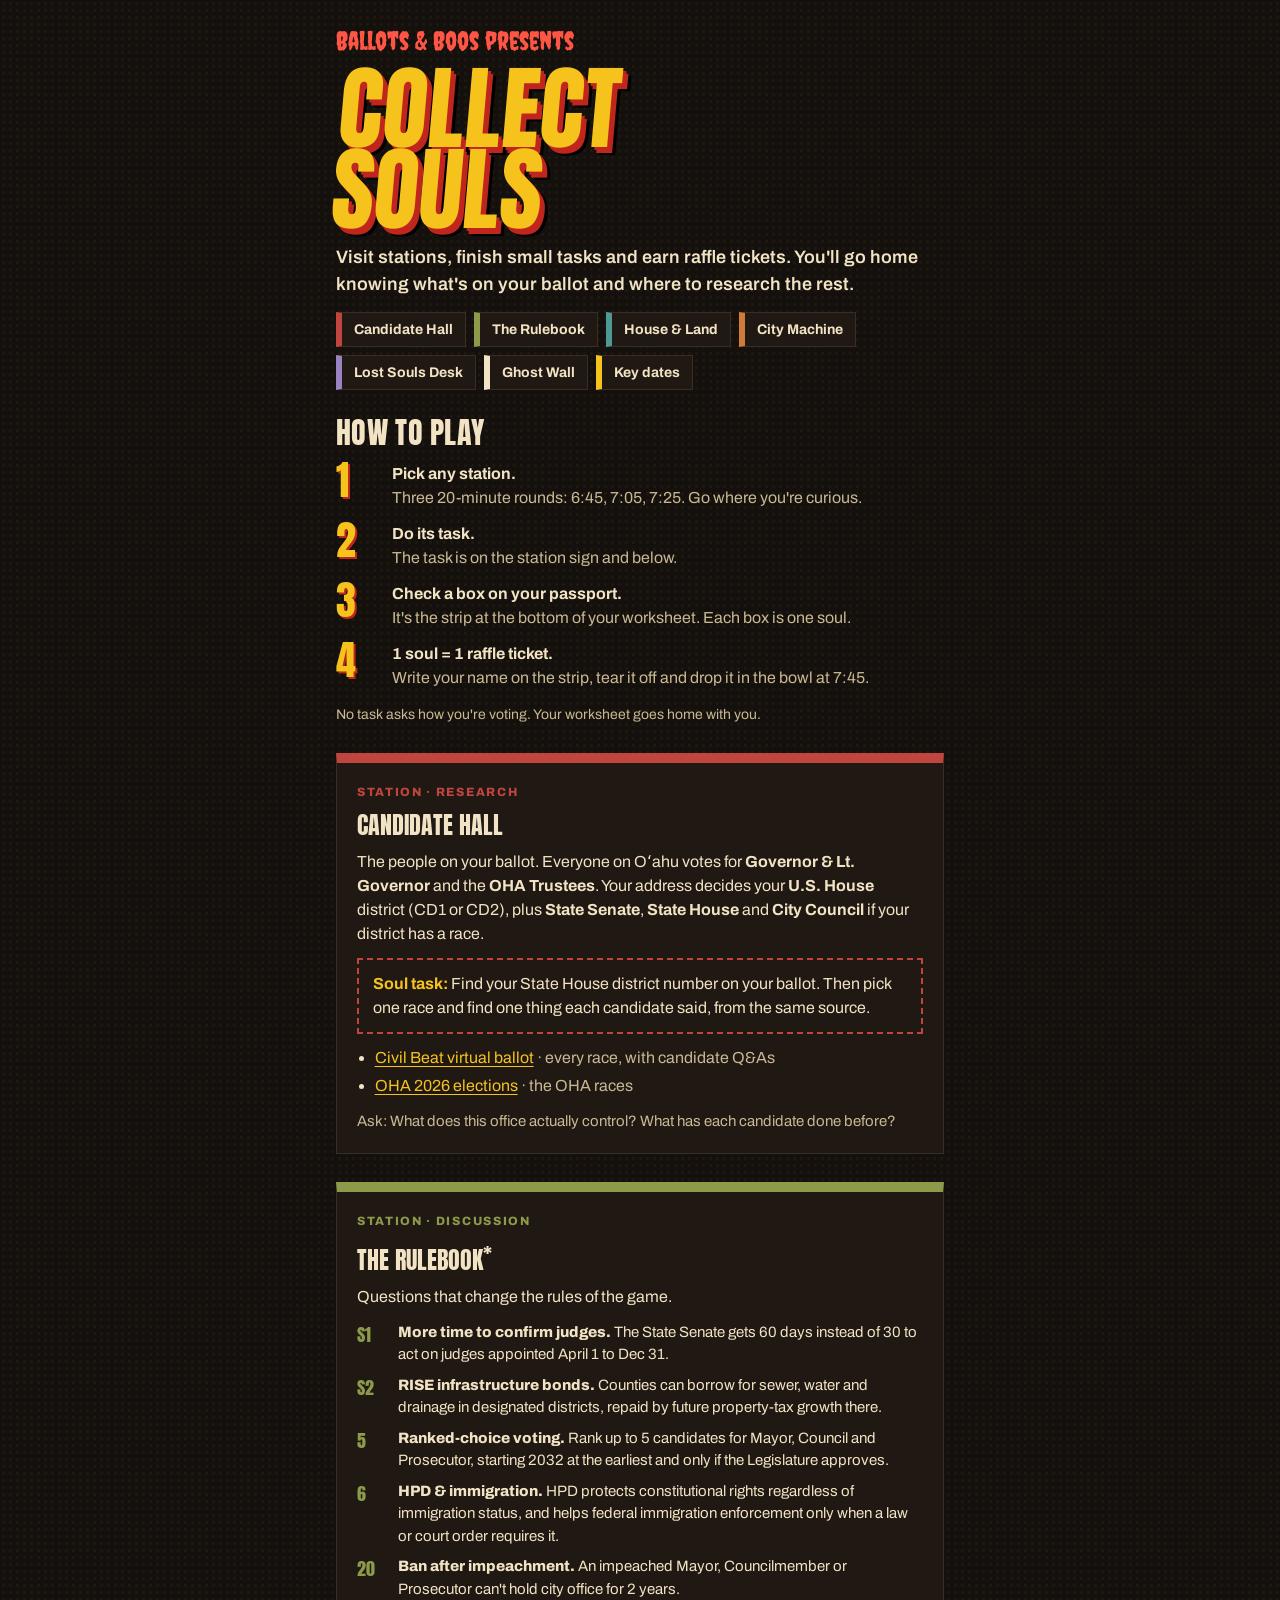
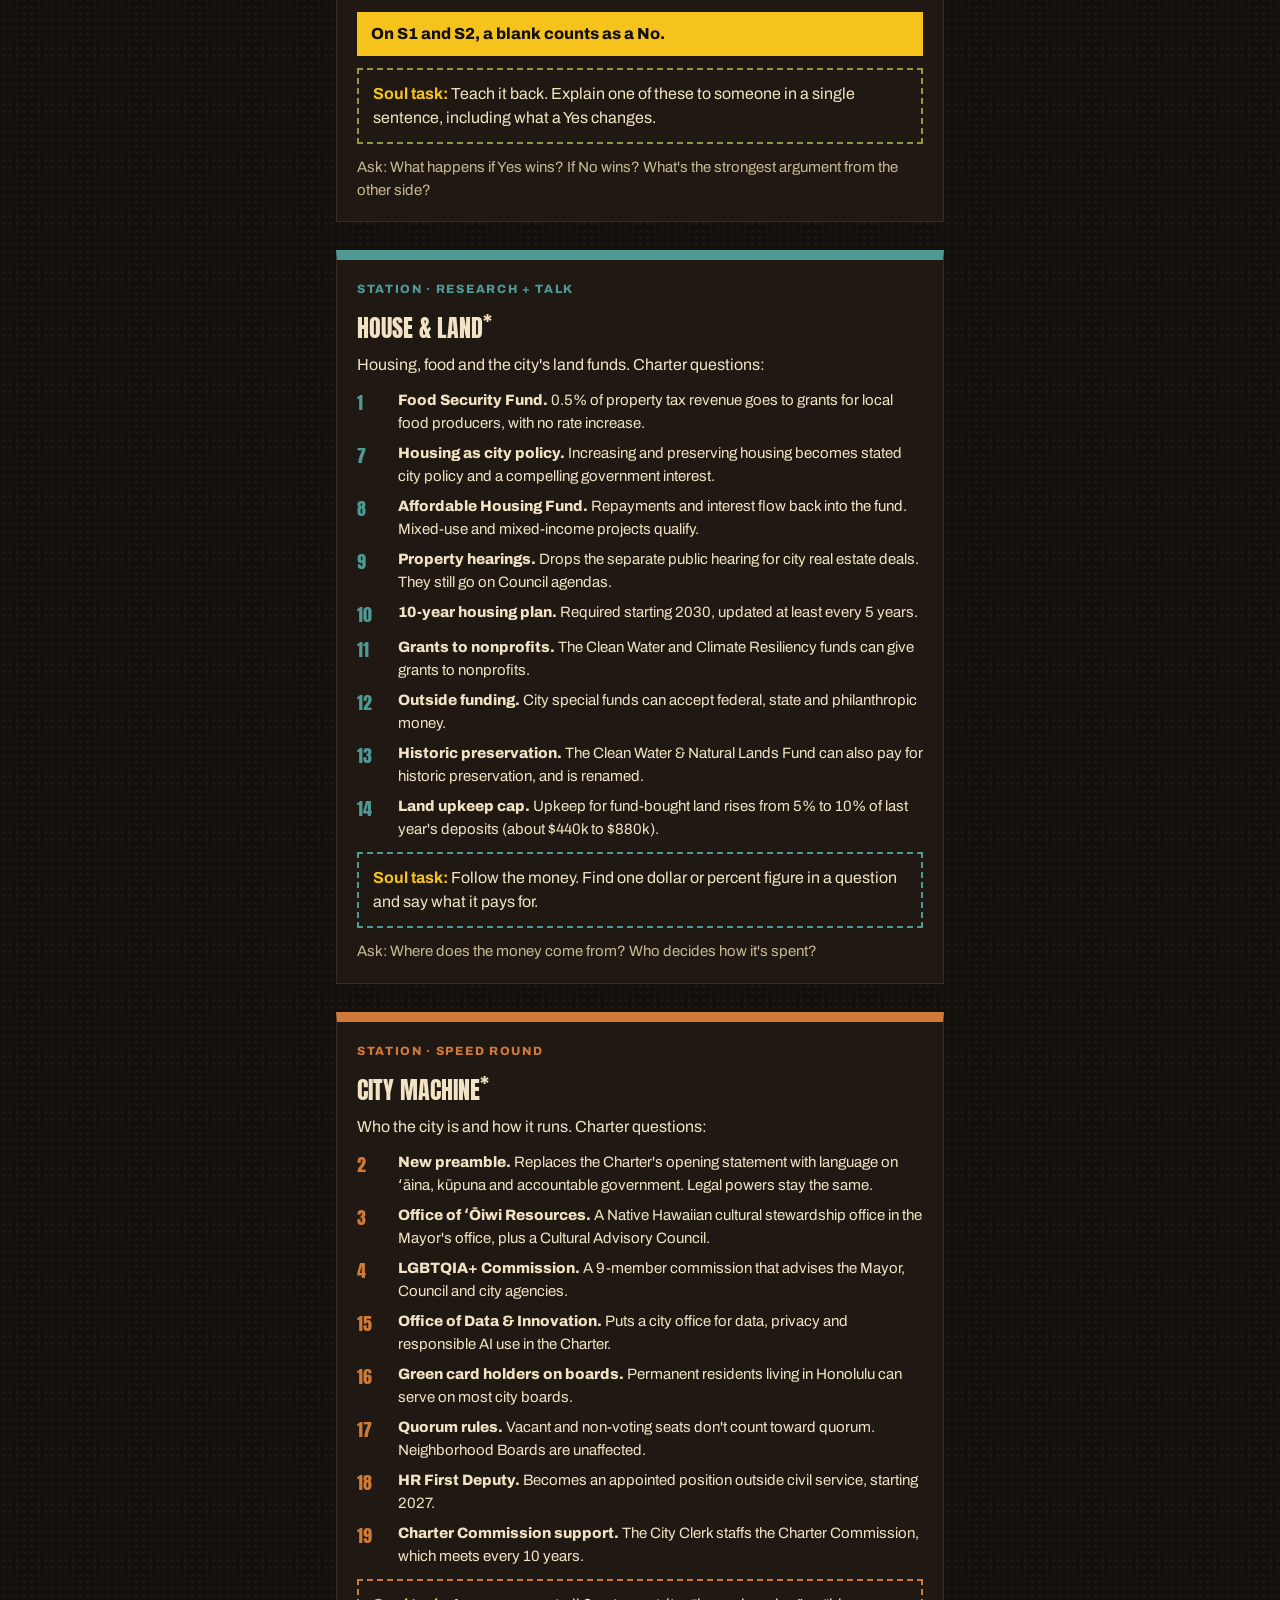
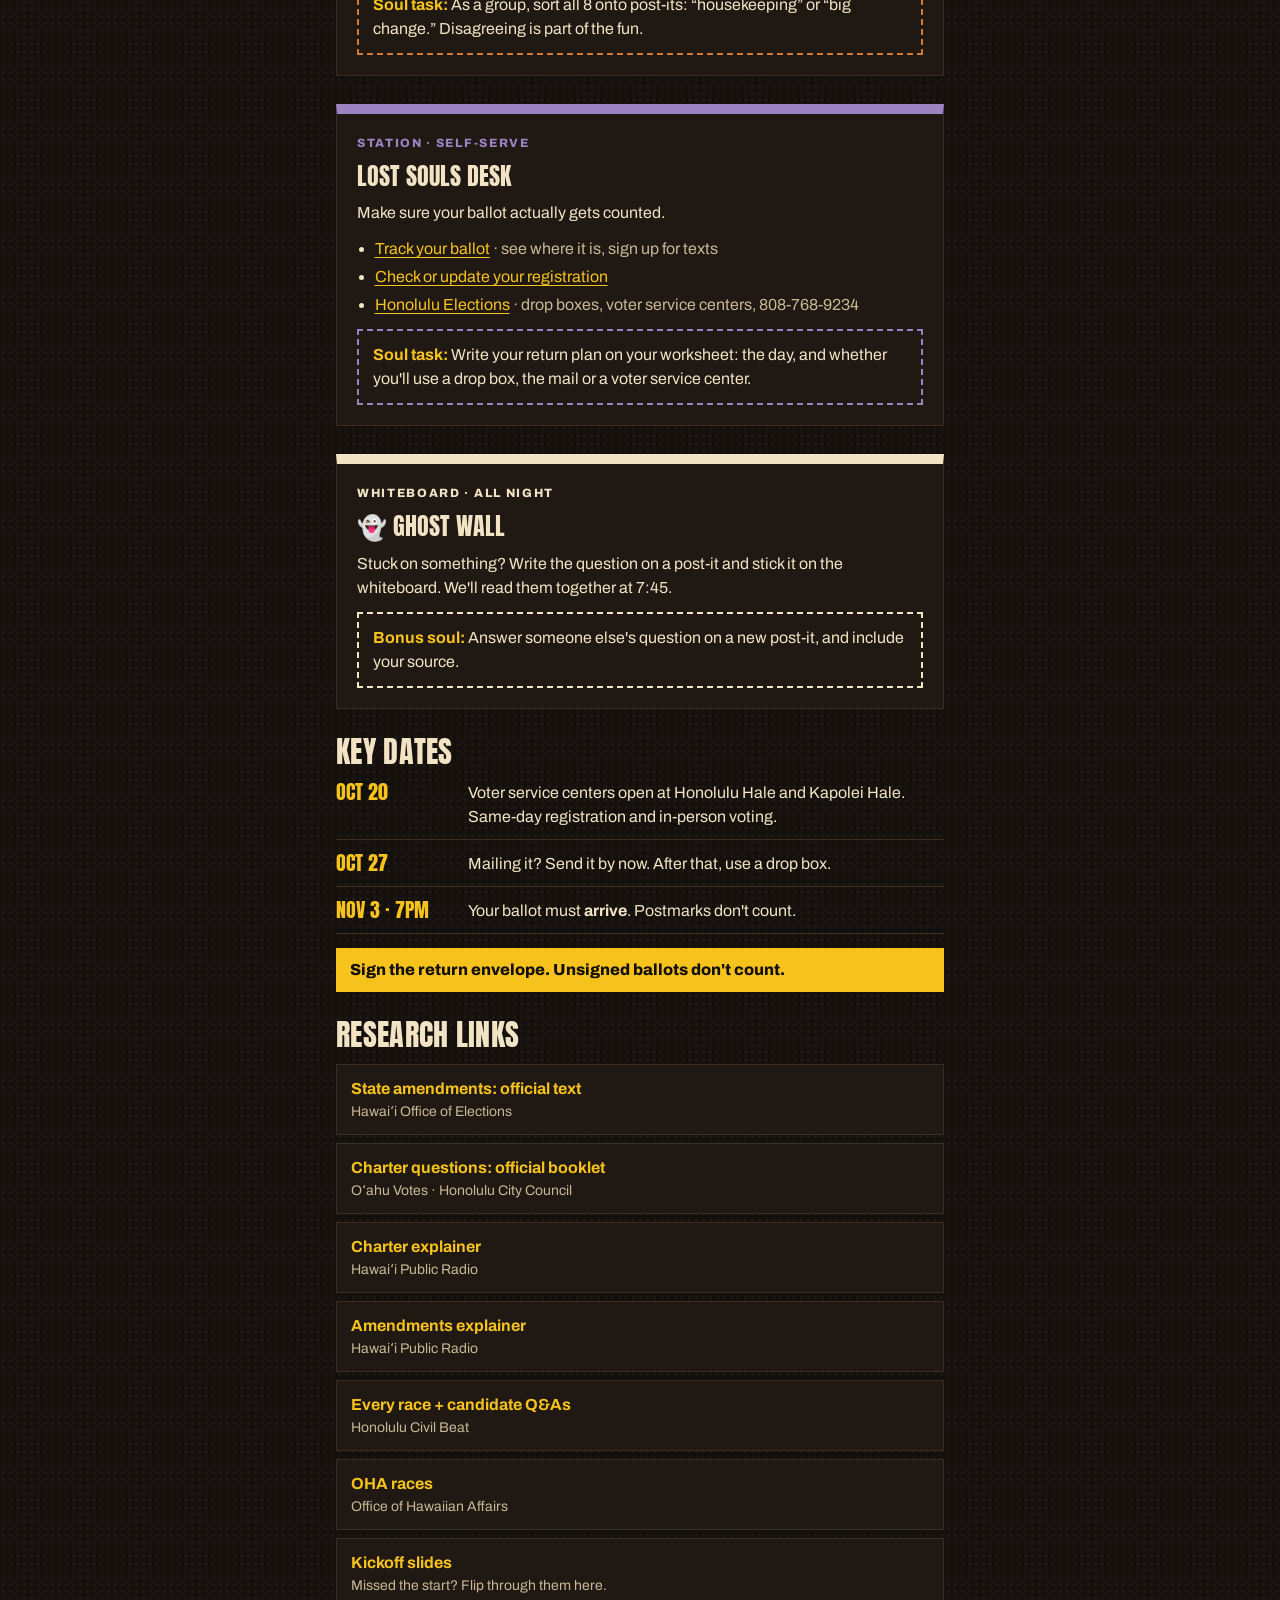
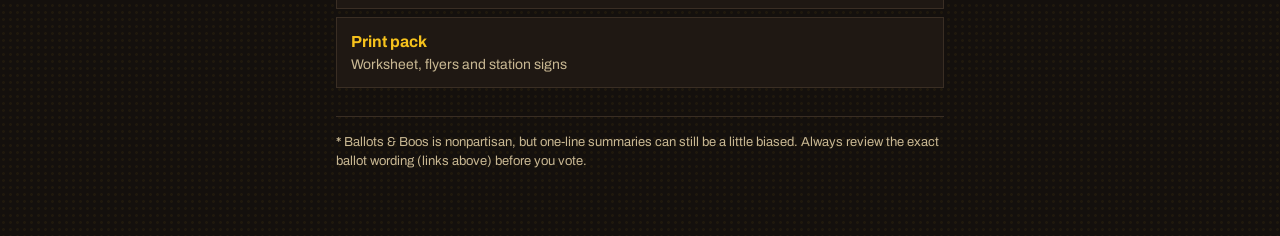
<file: docs/play.html>
<!doctype html>
<html lang="en">
<head>
<meta charset="utf-8">
<meta name="viewport" content="width=device-width, initial-scale=1, viewport-fit=cover">
<title>Collect Souls</title>
<meta name="description" content="The Ballots & Boos game: stations, tasks and research links for your Oʻahu ballot.">
<link rel="icon" href="data:image/svg+xml,%3Csvg xmlns='http://www.w3.org/2000/svg' viewBox='0 0 64 64'%3E%3Ctext y='52' font-size='52'%3E%F0%9F%91%BB%3C/text%3E%3C/svg%3E">
<link rel="preconnect" href="https://fonts.googleapis.com">
<link rel="preconnect" href="https://fonts.gstatic.com" crossorigin>
<link rel="stylesheet" href="https://fonts.googleapis.com/css2?family=Anton&family=Archivo:wght@400;600;800&family=Creepster&display=swap">
<style>
/* Layout: one phone-width column of station "tickets", jump links on top. */
:root{
  --night:#14100d; --panel:#1f1813; --line:#3a2e24; --bone:#f1e3c3; --dim:#c9b893;
  --scream:#f6c21c; --blood:#ff5544;
  --hall:#c0453f; --rule:#8d9a4a; --house:#4f9a94; --machine:#d07a3a; --lost:#9a83c0; --ghost:#f1e3c3;
  --display:"Anton",Impact,"Arial Narrow",sans-serif;
  --shriek:"Creepster","Anton",Impact,fantasy;
  --body-font:"Archivo","Helvetica Neue",Arial,sans-serif;
  color-scheme:dark;
}
*{box-sizing:border-box}
body{margin:0;background:var(--night);color:var(--bone);font:16px/1.5 var(--body-font);
  background-image:radial-gradient(rgba(246,194,28,.05) 1.2px,transparent 1.6px);background-size:7px 7px}
h1,h2,h3,p,ul,ol{margin:0}
a{color:var(--scream);text-underline-offset:3px}
a:focus-visible,summary:focus-visible{outline:3px solid var(--scream);outline-offset:3px}
.wrap{max-width:640px;margin:0 auto;padding-block:28px 64px;padding-left:max(16px,env(safe-area-inset-left,0px));padding-right:max(16px,env(safe-area-inset-right,0px));display:flex;flex-direction:column;gap:28px}
.shriek{font-family:var(--shriek);color:var(--blood);font-size:26px;line-height:1}
h1{font-family:var(--display);font-weight:400;font-size:clamp(58px,17vw,92px);line-height:.88;text-transform:uppercase;color:var(--scream);
  text-shadow:.03em .03em 0 #c0261d,.06em .06em 0 #c0261d,.09em .09em 0 #000;transform:skew(-5deg);transform-origin:left}
h2{font-family:var(--display);font-weight:400;font-size:30px;line-height:1;text-transform:uppercase;letter-spacing:.01em}
h3{font-family:var(--display);font-weight:400;font-size:24px;line-height:1.05;text-transform:uppercase}
.eyebrow{font-weight:800;font-size:12px;letter-spacing:.18em;text-transform:uppercase;color:var(--scream)}
.lede{font-size:18px;font-weight:600;max-width:34em}
.muted{color:var(--dim)}
.jump{display:flex;flex-wrap:wrap;gap:8px}
.jump a{display:inline-block;padding:6px 12px;border:1px solid var(--line);border-left:6px solid var(--c);color:var(--bone);text-decoration:none;font-weight:700;font-size:14px;background:var(--panel)}
.howto{display:grid;gap:12px;counter-reset:s;padding:0}
.howto li{list-style:none;display:grid;grid-template-columns:44px 1fr;gap:12px;align-items:start}
.howto li::before{counter-increment:s;content:counter(s);font-family:var(--display);font-size:40px;line-height:.9;color:var(--scream);text-shadow:.04em .04em 0 #c0261d}
.howto b{display:block}
.ticket{background:var(--panel);border:1px solid var(--line);border-top:10px solid var(--c);padding:20px;display:flex;flex-direction:column;gap:12px;scroll-margin-top:16px}
.ticket .tag{font-weight:800;font-size:12px;letter-spacing:.14em;text-transform:uppercase;color:var(--c)}
.ticket .task{border:2px dashed var(--c);padding:12px 14px}
.ticket .task b{color:var(--scream)}
.ticket ul{padding-left:1.1em;display:grid;gap:4px}
.ticket:target{box-shadow:0 0 0 3px var(--scream)}
.qs{display:grid;gap:8px;padding:0}
.qs li{list-style:none;display:grid;grid-template-columns:2.2em 1fr;gap:8px;font-size:15px}
.qs li b{font-family:var(--display);font-weight:400;font-size:18px;color:var(--c)}
.qs li strong{font-weight:800}
.prompts{font-size:15px;color:var(--dim)}
.warn{background:var(--scream);color:#14100d;font-weight:800;padding:10px 14px}
.dates{display:grid;gap:12px;padding:0}
.dates li{list-style:none;display:grid;grid-template-columns:7.5em 1fr;gap:12px;border-bottom:1px solid var(--line);padding-bottom:10px}
.dates time{font-family:var(--display);font-size:20px;color:var(--scream);text-transform:uppercase;line-height:1.1}
.links{display:grid;gap:8px;padding:0}
.links li{list-style:none}
.links a{display:block;padding:12px 14px;background:var(--panel);border:1px solid var(--line);color:var(--bone);text-decoration:none}
.links a b{color:var(--scream)}
.links a span{display:block;font-size:14px;color:var(--dim)}
footer{font-size:13px;color:var(--dim);border-top:1px solid var(--line);padding-top:16px}
</style>
</head>
<body>
<main class="wrap">

<header style="display:flex;flex-direction:column;gap:14px">
  <p class="shriek">Ballots &amp; Boos presents</p>
  <h1>Collect<br>souls</h1>
  <p class="lede">Visit stations, finish small tasks and earn raffle tickets. You'll go home knowing what's on your ballot and where to research the rest.</p>
  <nav class="jump" aria-label="Jump to a station">
    <a href="#hall" style="--c:var(--hall)">Candidate Hall</a>
    <a href="#rulebook" style="--c:var(--rule)">The Rulebook</a>
    <a href="#houseland" style="--c:var(--house)">House &amp; Land</a>
    <a href="#machine" style="--c:var(--machine)">City Machine</a>
    <a href="#lostsouls" style="--c:var(--lost)">Lost Souls Desk</a>
    <a href="#ghostwall" style="--c:var(--ghost)">Ghost Wall</a>
    <a href="#dates" style="--c:var(--scream)">Key dates</a>
  </nav>
</header>

<section style="display:flex;flex-direction:column;gap:14px">
  <h2>How to play</h2>
  <ol class="howto">
    <li><div><b>Pick any station.</b><span class="muted">Three 20-minute rounds: 6:45, 7:05, 7:25. Go where you're curious.</span></div></li>
    <li><div><b>Do its task.</b><span class="muted">The task is on the station sign and below.</span></div></li>
    <li><div><b>Check a box on your passport.</b><span class="muted">It's the strip at the bottom of your worksheet. Each box is one soul.</span></div></li>
    <li><div><b>1 soul = 1 raffle ticket.</b><span class="muted">Write your name on the strip, tear it off and drop it in the bowl at 7:45.</span></div></li>
  </ol>
  <p class="muted" style="font-size:14px">No task asks how you're voting. Your worksheet goes home with you.</p>
</section>

<article class="ticket" id="hall" style="--c:var(--hall)">
  <span class="tag">Station · Research</span>
  <h3>Candidate Hall</h3>
  <p>The people on your ballot. Everyone on Oʻahu votes for <strong>Governor &amp; Lt. Governor</strong> and the <strong>OHA Trustees</strong>. Your address decides your <strong>U.S. House</strong> district (CD1 or CD2), plus <strong>State Senate</strong>, <strong>State House</strong> and <strong>City Council</strong> if your district has a race.</p>
  <p class="task"><b>Soul task:</b> Find your State House district number on your ballot. Then pick one race and find one thing each candidate said, from the same source.</p>
  <ul>
    <li><a href="https://www.civilbeat.org/elections-2026/general/" target="_blank" rel="noopener">Civil Beat virtual ballot</a> <span class="muted">· every race, with candidate Q&amp;As</span></li>
    <li><a href="https://www.oha.org/vote/" target="_blank" rel="noopener">OHA 2026 elections</a> <span class="muted">· the OHA races</span></li>
  </ul>
  <p class="prompts">Ask: What does this office actually control? What has each candidate done before?</p>
</article>

<article class="ticket" id="rulebook" style="--c:var(--rule)">
  <span class="tag">Station · Discussion</span>
  <h3>The Rulebook<sup>*</sup></h3>
  <p>Questions that change the rules of the game.</p>
  <ol class="qs">
    <li><b>S1</b><span><strong>More time to confirm judges.</strong> The State Senate gets 60 days instead of 30 to act on judges appointed April 1 to Dec 31.</span></li>
    <li><b>S2</b><span><strong>RISE infrastructure bonds.</strong> Counties can borrow for sewer, water and drainage in designated districts, repaid by future property-tax growth there.</span></li>
    <li><b>5</b><span><strong>Ranked-choice voting.</strong> Rank up to 5 candidates for Mayor, Council and Prosecutor, starting 2032 at the earliest and only if the Legislature approves.</span></li>
    <li><b>6</b><span><strong>HPD &amp; immigration.</strong> HPD protects constitutional rights regardless of immigration status, and helps federal immigration enforcement only when a law or court order requires it.</span></li>
    <li><b>20</b><span><strong>Ban after impeachment.</strong> An impeached Mayor, Councilmember or Prosecutor can't hold city office for 2 years.</span></li>
  </ol>
  <p class="warn">On S1 and S2, a blank counts as a No.</p>
  <p class="task"><b>Soul task:</b> Teach it back. Explain one of these to someone in a single sentence, including what a Yes changes.</p>
  <p class="prompts">Ask: What happens if Yes wins? If No wins? What's the strongest argument from the other side?</p>
</article>

<article class="ticket" id="houseland" style="--c:var(--house)">
  <span class="tag">Station · Research + talk</span>
  <h3>House &amp; Land<sup>*</sup></h3>
  <p>Housing, food and the city's land funds. Charter questions:</p>
  <ol class="qs">
    <li><b>1</b><span><strong>Food Security Fund.</strong> 0.5% of property tax revenue goes to grants for local food producers, with no rate increase.</span></li>
    <li><b>7</b><span><strong>Housing as city policy.</strong> Increasing and preserving housing becomes stated city policy and a compelling government interest.</span></li>
    <li><b>8</b><span><strong>Affordable Housing Fund.</strong> Repayments and interest flow back into the fund. Mixed-use and mixed-income projects qualify.</span></li>
    <li><b>9</b><span><strong>Property hearings.</strong> Drops the separate public hearing for city real estate deals. They still go on Council agendas.</span></li>
    <li><b>10</b><span><strong>10-year housing plan.</strong> Required starting 2030, updated at least every 5 years.</span></li>
    <li><b>11</b><span><strong>Grants to nonprofits.</strong> The Clean Water and Climate Resiliency funds can give grants to nonprofits.</span></li>
    <li><b>12</b><span><strong>Outside funding.</strong> City special funds can accept federal, state and philanthropic money.</span></li>
    <li><b>13</b><span><strong>Historic preservation.</strong> The Clean Water &amp; Natural Lands Fund can also pay for historic preservation, and is renamed.</span></li>
    <li><b>14</b><span><strong>Land upkeep cap.</strong> Upkeep for fund-bought land rises from 5% to 10% of last year's deposits (about $440k to $880k).</span></li>
  </ol>
  <p class="task"><b>Soul task:</b> Follow the money. Find one dollar or percent figure in a question and say what it pays for.</p>
  <p class="prompts">Ask: Where does the money come from? Who decides how it's spent?</p>
</article>

<article class="ticket" id="machine" style="--c:var(--machine)">
  <span class="tag">Station · Speed round</span>
  <h3>City Machine<sup>*</sup></h3>
  <p>Who the city is and how it runs. Charter questions:</p>
  <ol class="qs">
    <li><b>2</b><span><strong>New preamble.</strong> Replaces the Charter's opening statement with language on ʻāina, kūpuna and accountable government. Legal powers stay the same.</span></li>
    <li><b>3</b><span><strong>Office of ʻŌiwi Resources.</strong> A Native Hawaiian cultural stewardship office in the Mayor's office, plus a Cultural Advisory Council.</span></li>
    <li><b>4</b><span><strong>LGBTQIA+ Commission.</strong> A 9-member commission that advises the Mayor, Council and city agencies.</span></li>
    <li><b>15</b><span><strong>Office of Data &amp; Innovation.</strong> Puts a city office for data, privacy and responsible AI use in the Charter.</span></li>
    <li><b>16</b><span><strong>Green card holders on boards.</strong> Permanent residents living in Honolulu can serve on most city boards.</span></li>
    <li><b>17</b><span><strong>Quorum rules.</strong> Vacant and non-voting seats don't count toward quorum. Neighborhood Boards are unaffected.</span></li>
    <li><b>18</b><span><strong>HR First Deputy.</strong> Becomes an appointed position outside civil service, starting 2027.</span></li>
    <li><b>19</b><span><strong>Charter Commission support.</strong> The City Clerk staffs the Charter Commission, which meets every 10 years.</span></li>
  </ol>
  <p class="task"><b>Soul task:</b> As a group, sort all 8 onto post-its: “housekeeping” or “big change.” Disagreeing is part of the fun.</p>
</article>

<article class="ticket" id="lostsouls" style="--c:var(--lost)">
  <span class="tag">Station · Self-serve</span>
  <h3>Lost Souls Desk</h3>
  <p>Make sure your ballot actually gets counted.</p>
  <ul>
    <li><a href="https://hawaii.ballottrax.net" target="_blank" rel="noopener">Track your ballot</a> <span class="muted">· see where it is, sign up for texts</span></li>
    <li><a href="https://olvr.hawaii.gov" target="_blank" rel="noopener">Check or update your registration</a></li>
    <li><a href="https://www.honolulu.gov/elections/" target="_blank" rel="noopener">Honolulu Elections</a> <span class="muted">· drop boxes, voter service centers, 808-768-9234</span></li>
  </ul>
  <p class="task"><b>Soul task:</b> Write your return plan on your worksheet: the day, and whether you'll use a drop box, the mail or a voter service center.</p>
</article>

<article class="ticket" id="ghostwall" style="--c:var(--ghost)">
  <span class="tag">Whiteboard · All night</span>
  <h3>👻 Ghost Wall</h3>
  <p>Stuck on something? Write the question on a post-it and stick it on the whiteboard. We'll read them together at 7:45.</p>
  <p class="task"><b>Bonus soul:</b> Answer someone else's question on a new post-it, and include your source.</p>
</article>

<section id="dates" style="display:flex;flex-direction:column;gap:14px;scroll-margin-top:16px">
  <h2>Key dates</h2>
  <ol class="dates">
    <li><time>Oct 20</time><span>Voter service centers open at Honolulu Hale and Kapolei Hale. Same-day registration and in-person voting.</span></li>
    <li><time>Oct 27</time><span>Mailing it? Send it by now. After that, use a drop box.</span></li>
    <li><time>Nov 3 · 7pm</time><span>Your ballot must <strong>arrive</strong>. Postmarks don't count.</span></li>
  </ol>
  <p class="warn">Sign the return envelope. Unsigned ballots don't count.</p>
</section>

<section style="display:flex;flex-direction:column;gap:14px">
  <h2>Research links</h2>
  <ul class="links">
    <li><a href="https://elections.hawaii.gov/voting/2026-proposed-amendments-to-the-hawaii-state-constitution/" target="_blank" rel="noopener"><b>State amendments: official text</b><span>Hawaiʻi Office of Elections</span></a></li>
    <li><a href="https://www.honolulucitycouncil.org/oahuvotes" target="_blank" rel="noopener"><b>Charter questions: official booklet</b><span>Oʻahu Votes · Honolulu City Council</span></a></li>
    <li><a href="https://www.hawaiipublicradio.org/local-news/2026-10-15/voting-explainer-2026-honolulu-charter-amendment-ballot-questions" target="_blank" rel="noopener"><b>Charter explainer</b><span>Hawaiʻi Public Radio</span></a></li>
    <li><a href="https://www.hawaiipublicradio.org/local-news/2026-10-13/voting-explainer-2026-state-constitutional-amendment-ballot-questions" target="_blank" rel="noopener"><b>Amendments explainer</b><span>Hawaiʻi Public Radio</span></a></li>
    <li><a href="https://www.civilbeat.org/elections-2026/general/" target="_blank" rel="noopener"><b>Every race + candidate Q&amp;As</b><span>Honolulu Civil Beat</span></a></li>
    <li><a href="https://www.oha.org/vote/" target="_blank" rel="noopener"><b>OHA races</b><span>Office of Hawaiian Affairs</span></a></li>
    <li><a href="./"><b>Kickoff slides</b><span>Missed the start? Flip through them here.</span></a></li>
    <li><a href="print.html"><b>Print pack</b><span>Worksheet, flyers and station signs</span></a></li>
  </ul>
</section>

<footer><b>*</b> Ballots &amp; Boos is nonpartisan, but one-line summaries can still be a little biased. Always review the exact ballot wording (links above) before you vote.</footer>
</main>
</body>
</html>
</file>
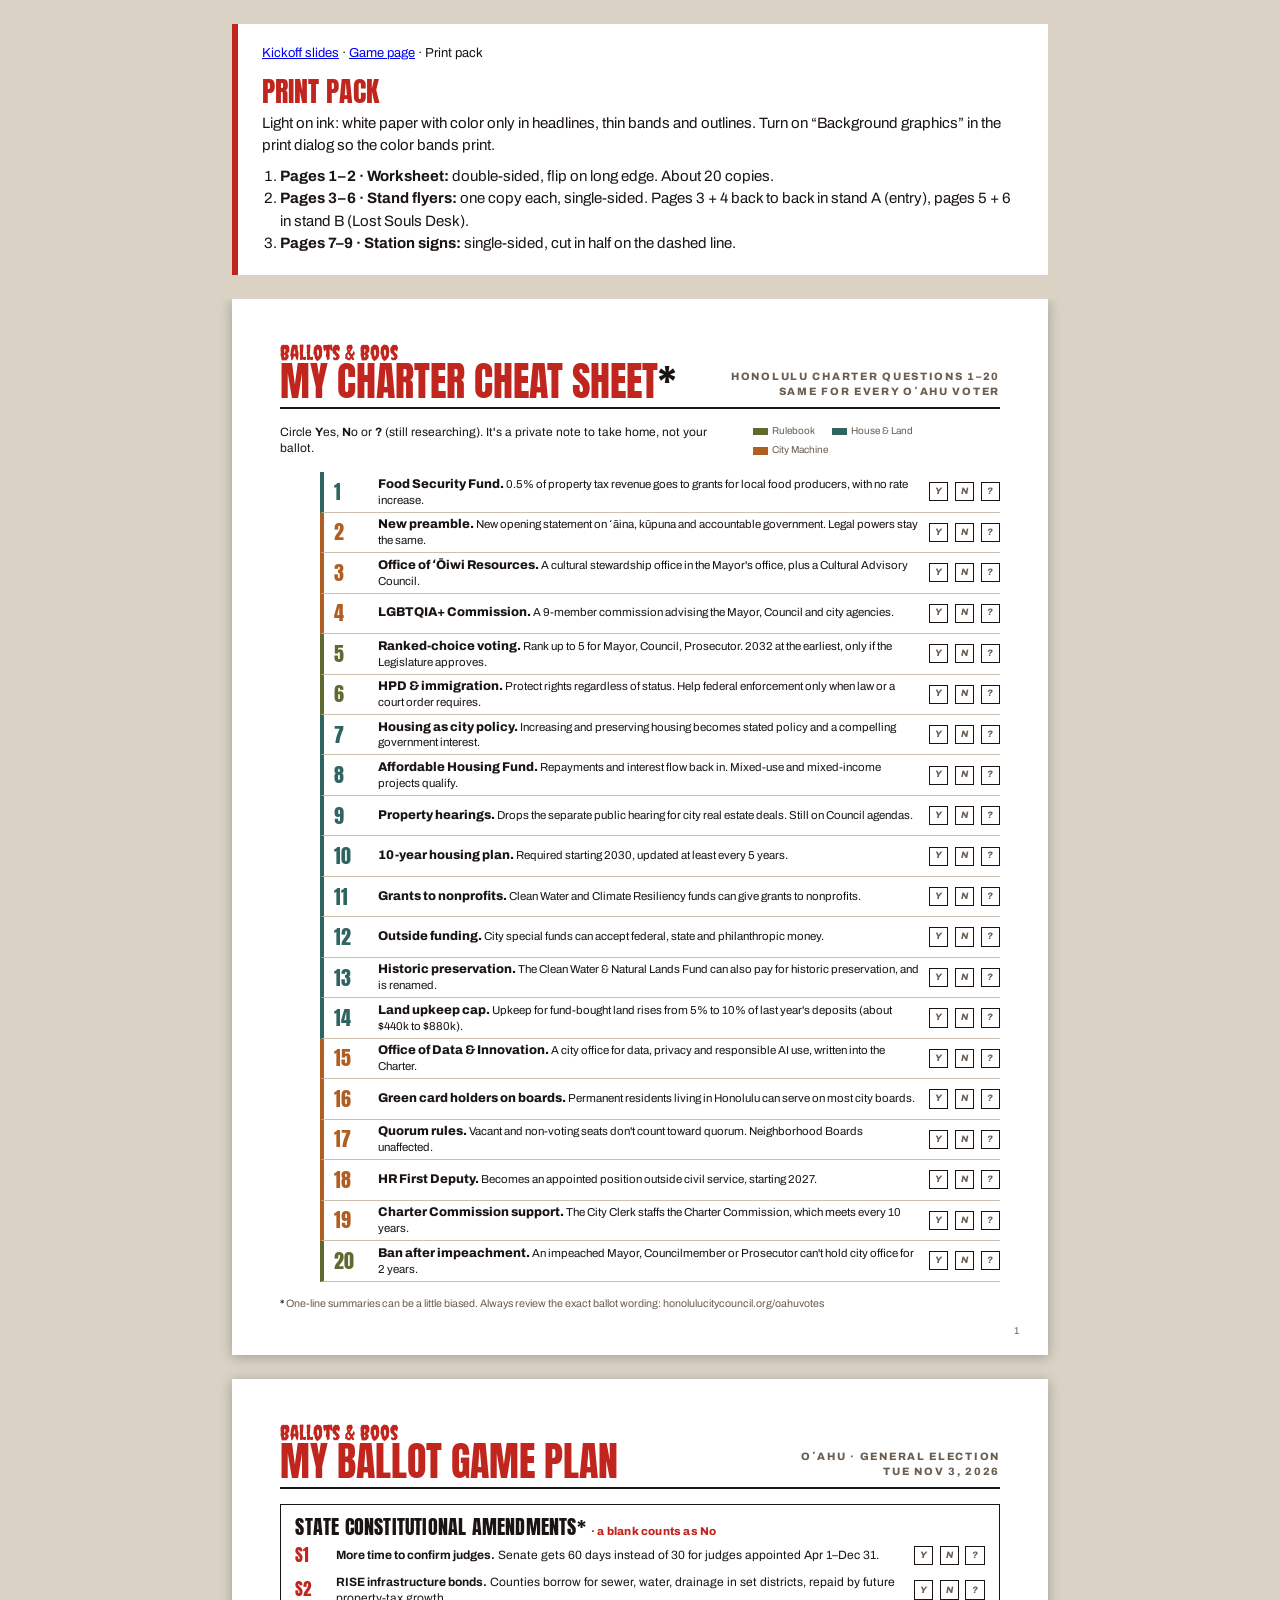
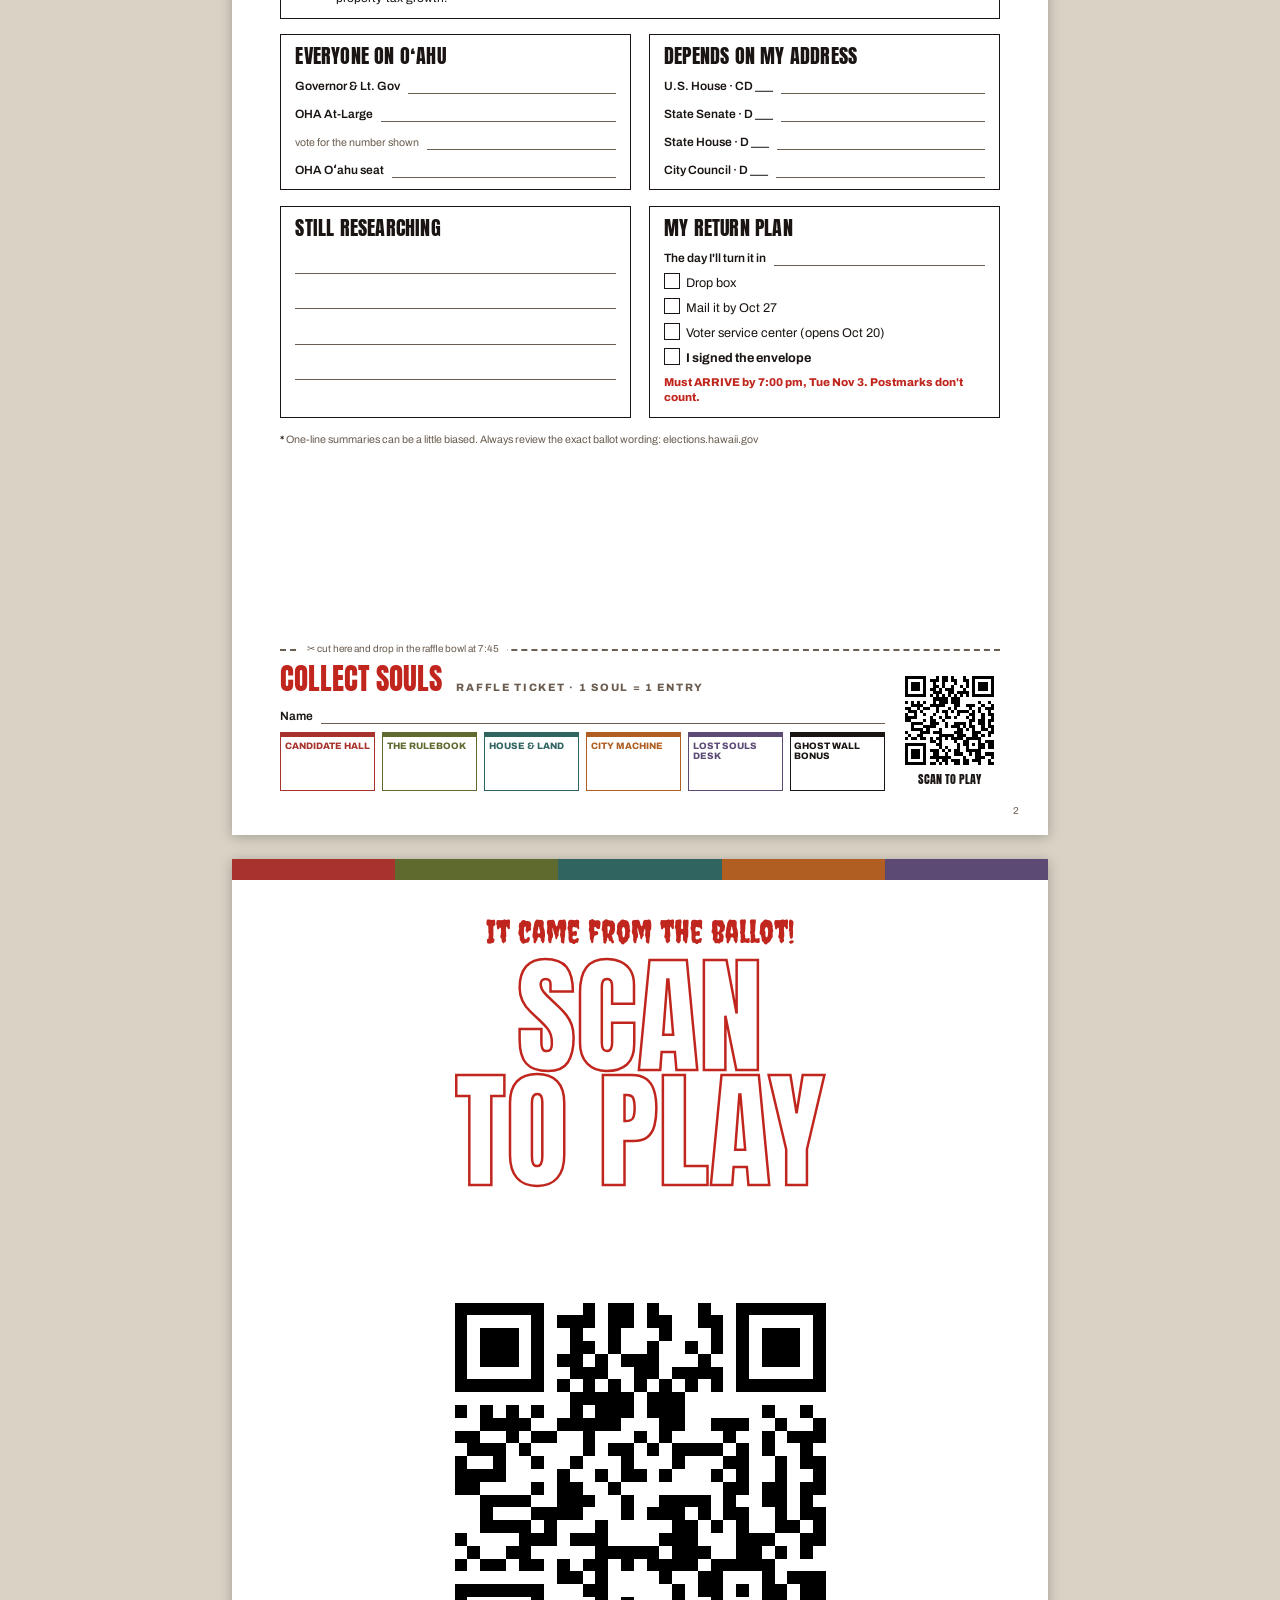
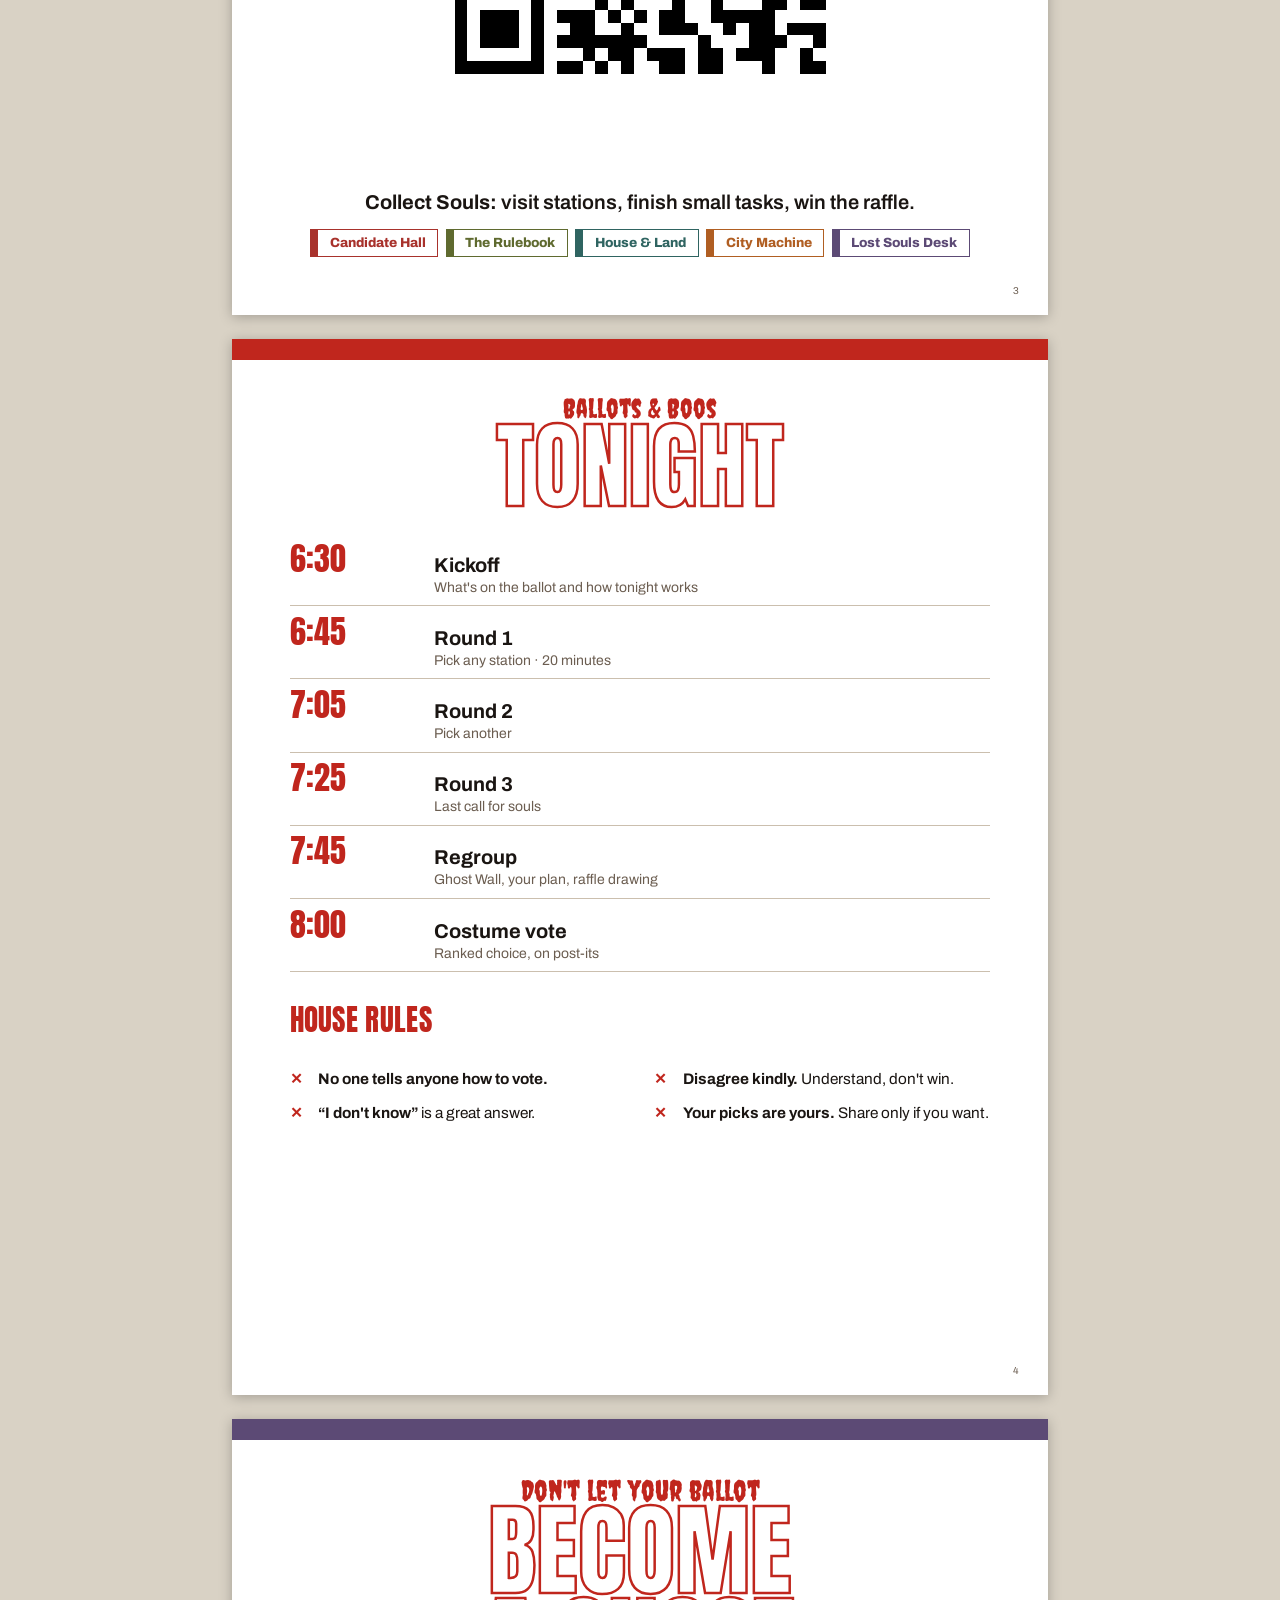
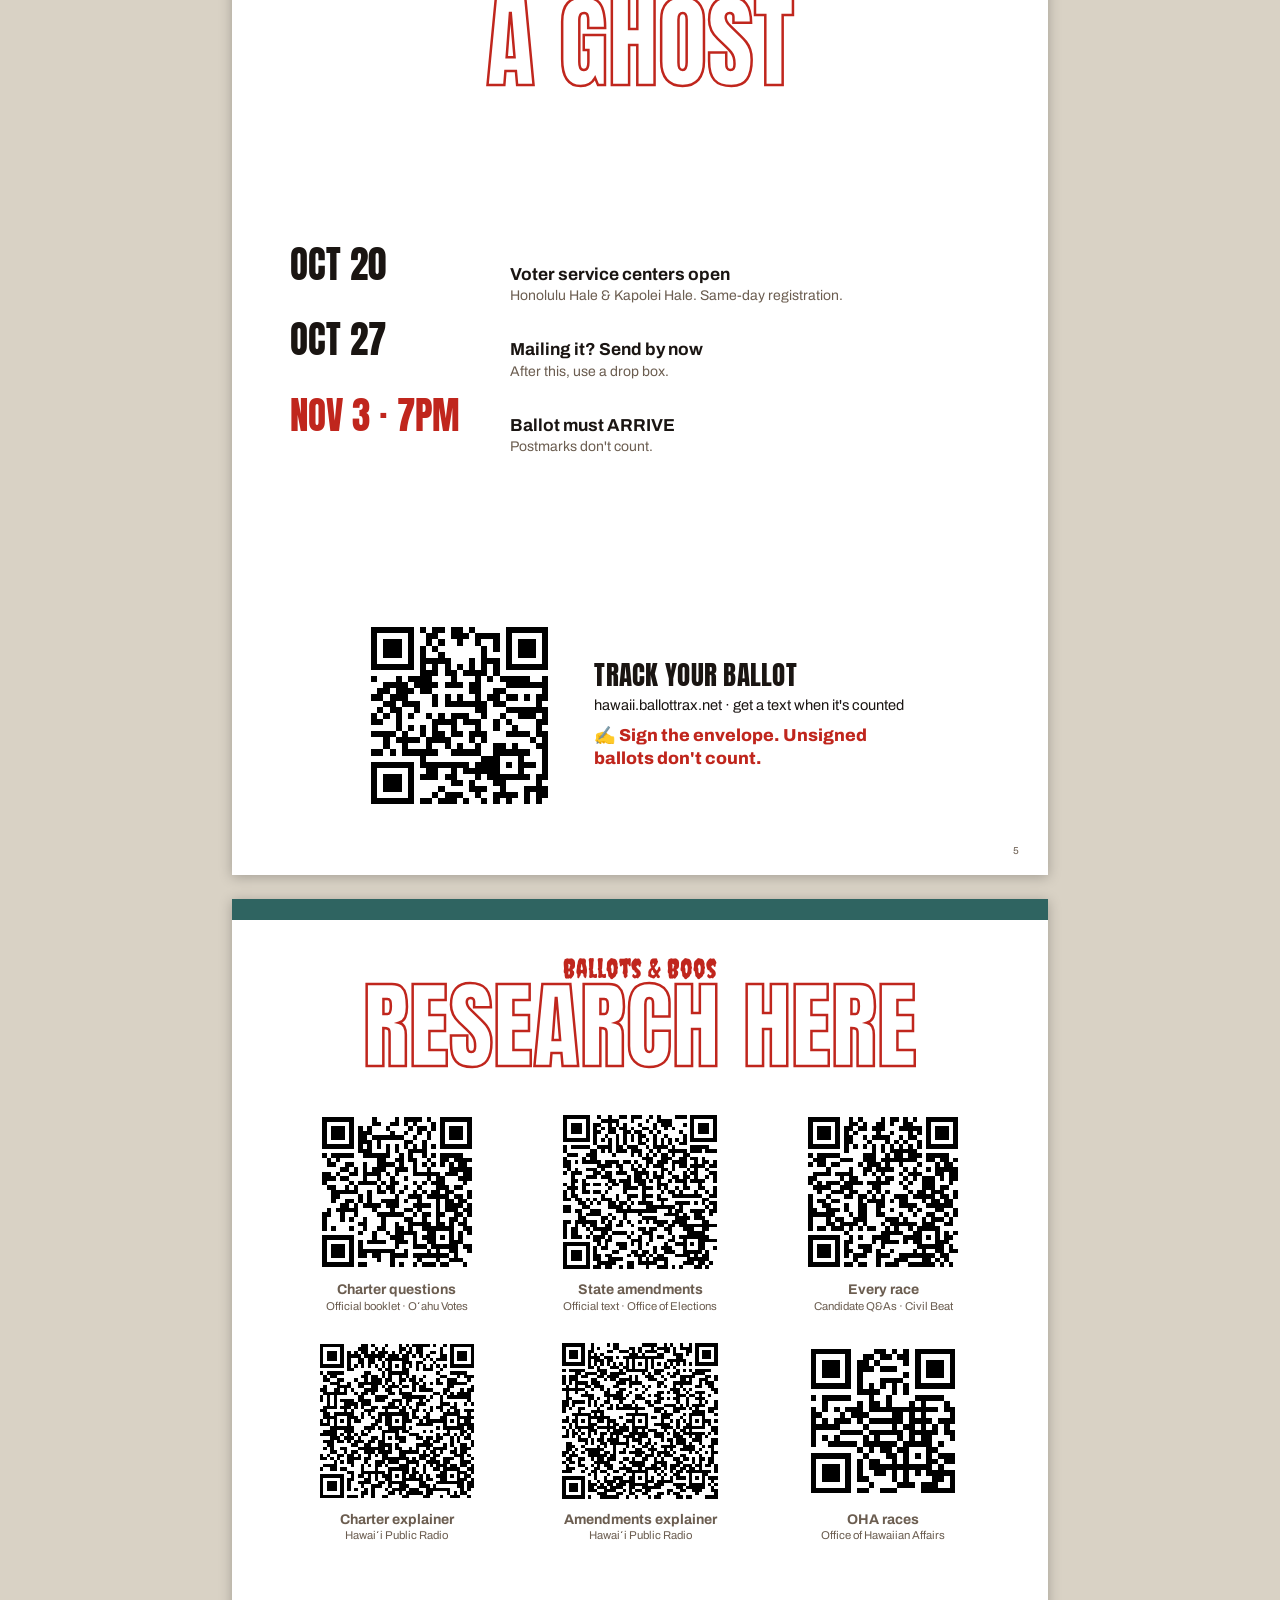
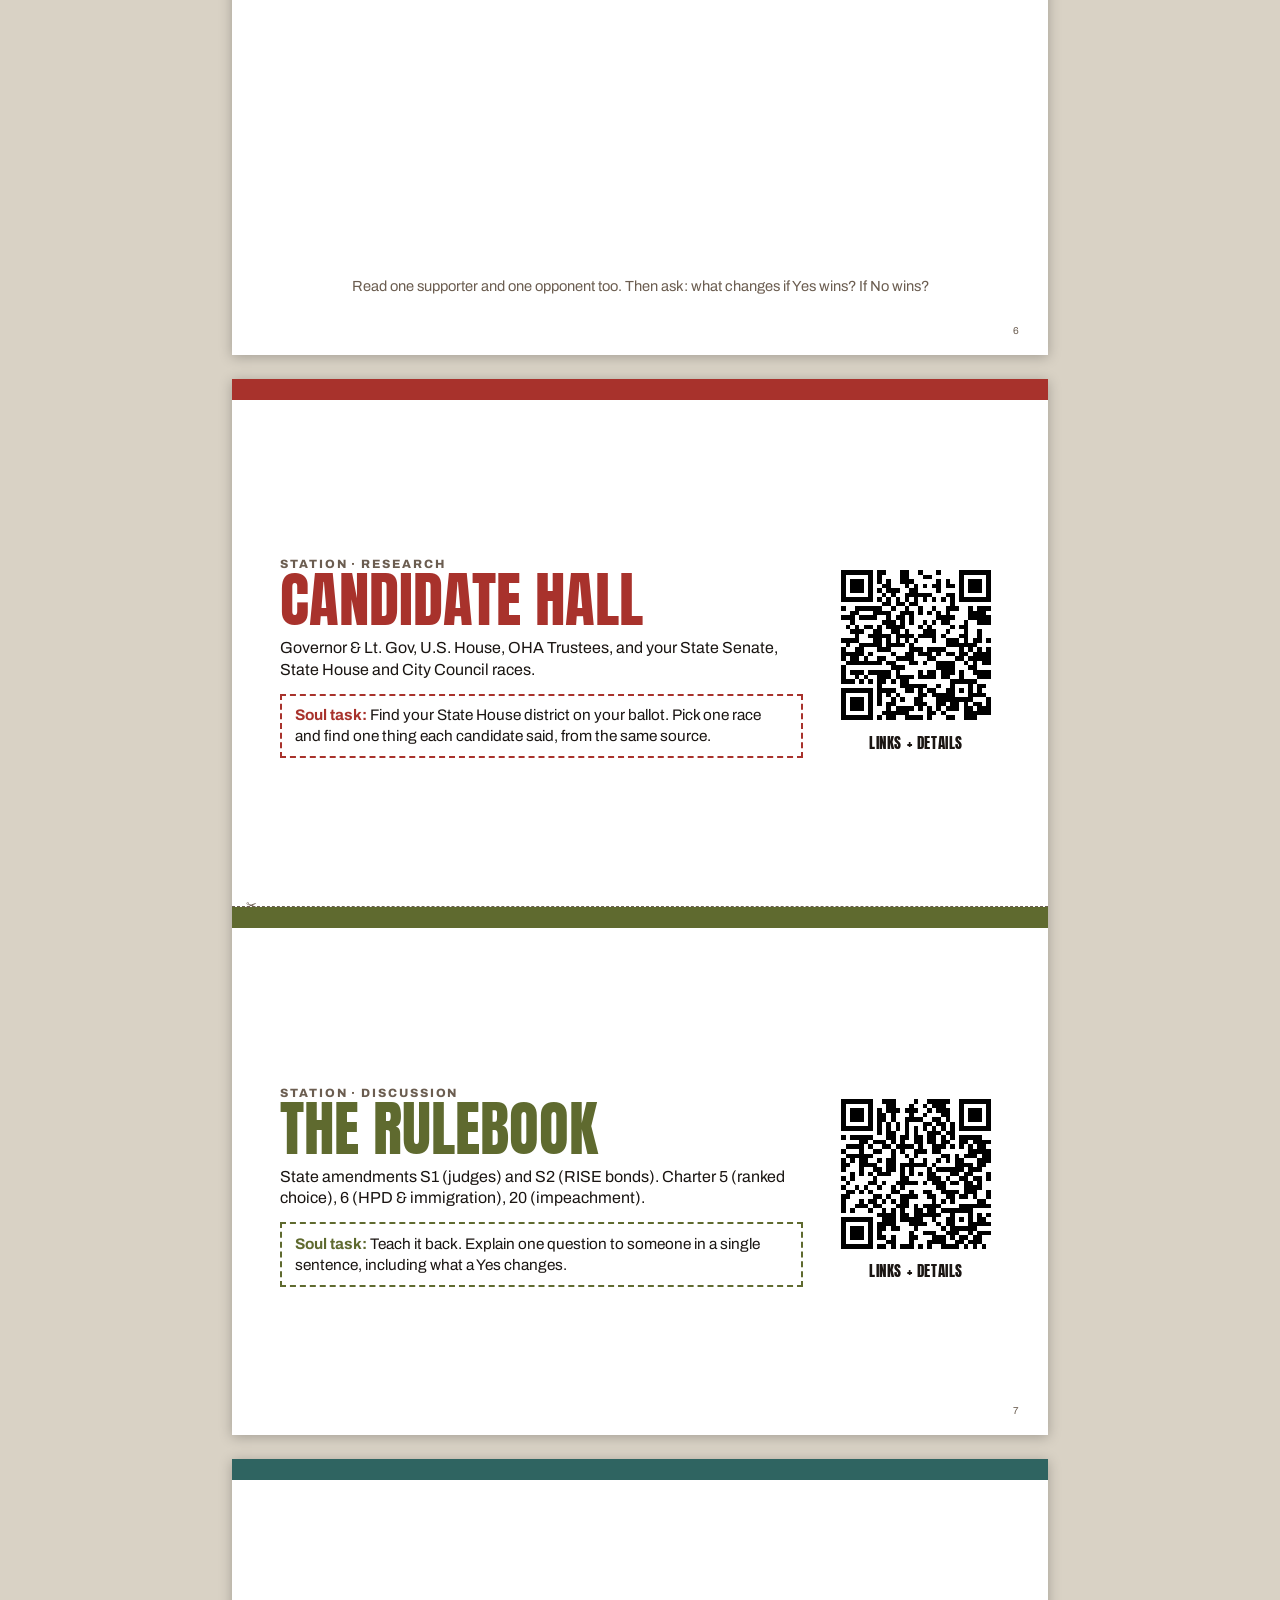
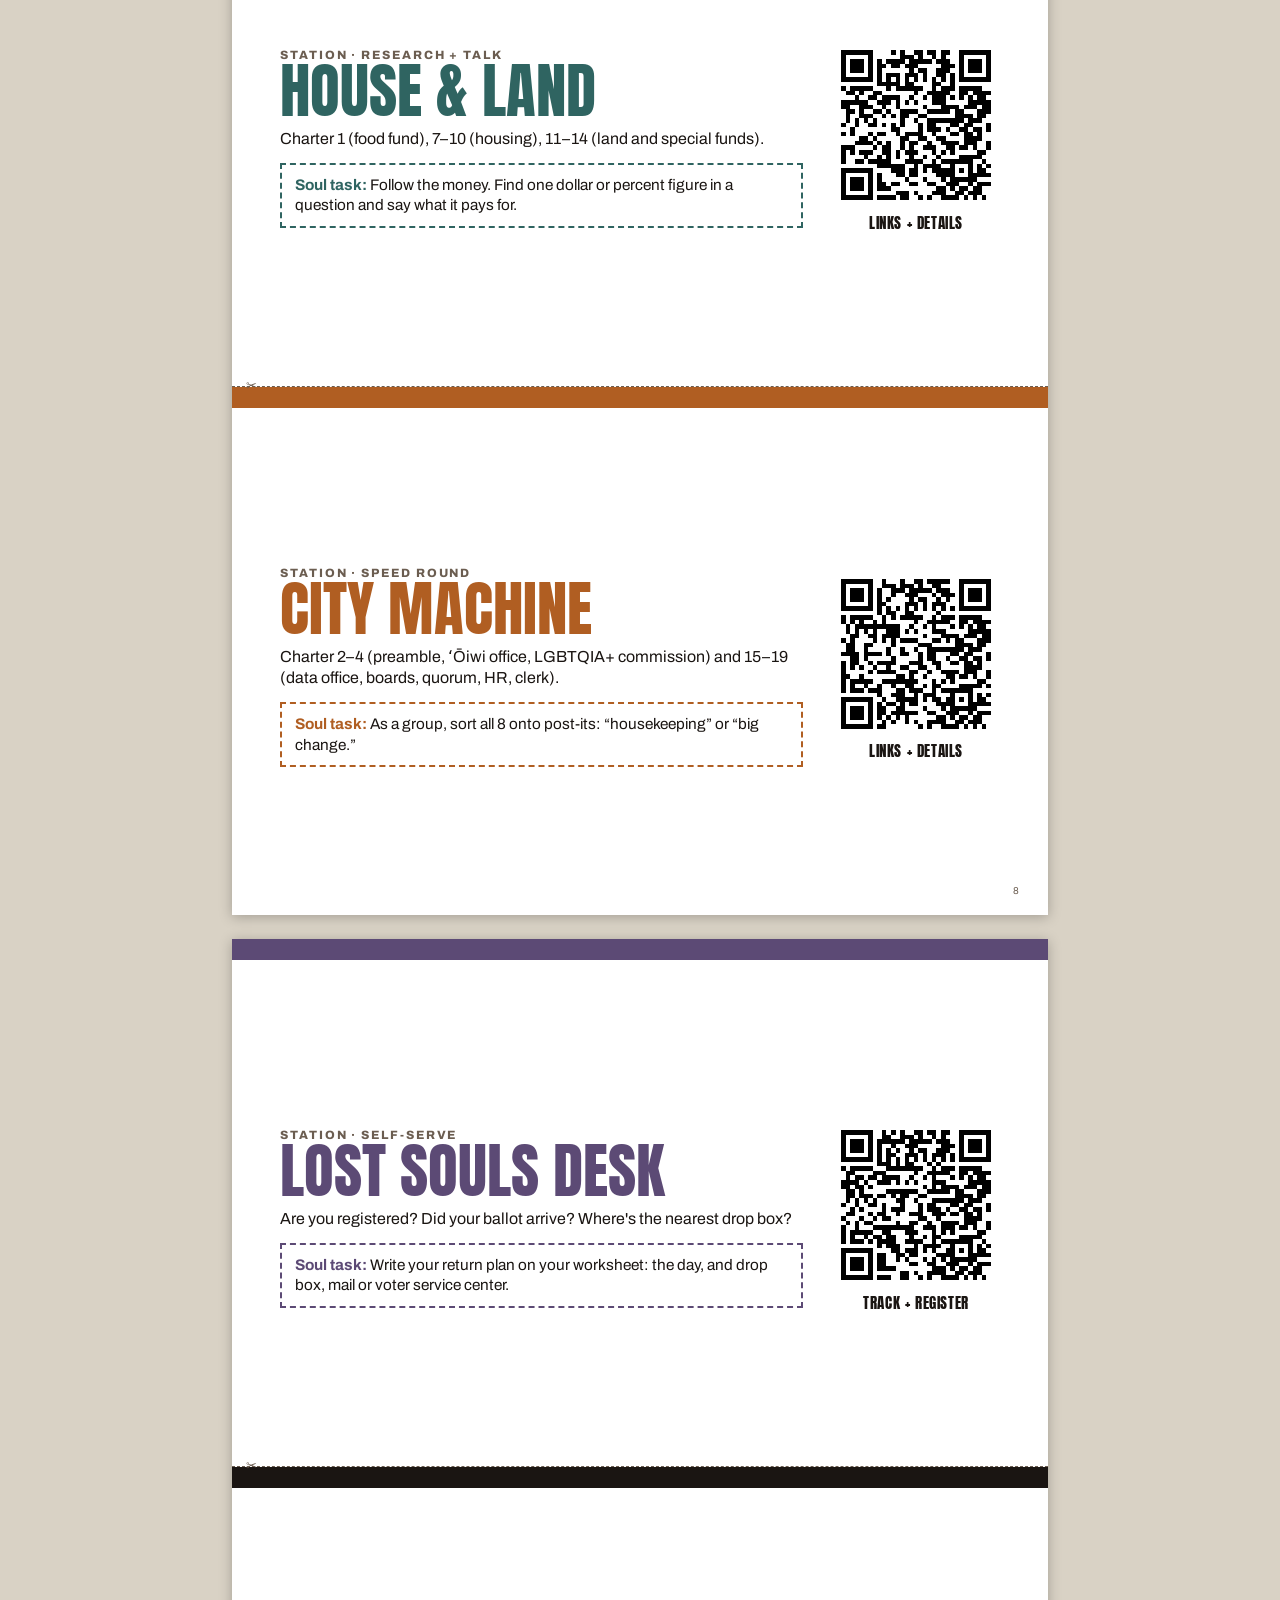
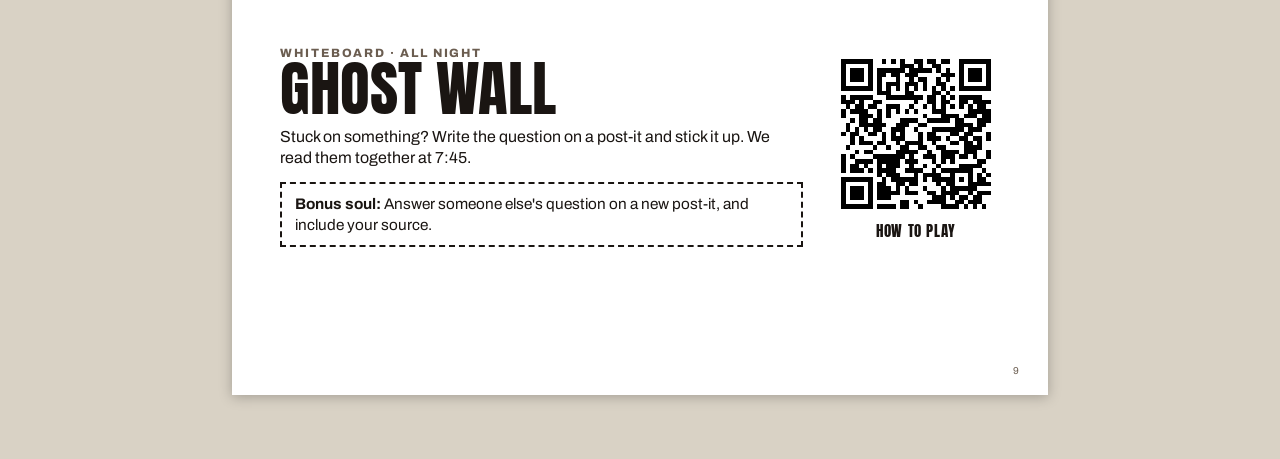
<file: docs/print.html>
<!doctype html>
<html lang="en">
<head>
<meta charset="utf-8">
<meta name="viewport" content="width=device-width, initial-scale=1">
<title>Ballots &amp; Boos Print Pack</title>
<link rel="preconnect" href="https://fonts.googleapis.com">
<link rel="preconnect" href="https://fonts.gstatic.com" crossorigin>
<link rel="stylesheet" href="https://fonts.googleapis.com/css2?family=Anton&family=Archivo:wght@400;600;800&family=Creepster&display=swap">
<style>
/* Layout: US Letter sheets, white paper, color only in type, thin bands and outlines to save ink. */
:root{
  --ink:#1a1512; --soft:#6b5d50; --rule:#cbbfae;
  --blood:#c0261d; --gold:#d9a400;
  --hall:#a8322c; --rulebook:#5f6a2f; --house:#2f6461; --machine:#b05e22; --lost:#5c4a75;
  --display:"Anton",Impact,"Arial Narrow",sans-serif;
  --shriek:"Creepster","Anton",Impact,fantasy;
  --body-font:"Archivo","Helvetica Neue",Arial,sans-serif;
}
*{box-sizing:border-box;-webkit-print-color-adjust:exact;print-color-adjust:exact}
body{margin:0;background:#d9d2c5;color:var(--ink);font:11pt/1.35 var(--body-font)}
h1,h2,h3,p,ul,ol{margin:0}
.guide{max-width:8.5in;margin:24px auto;padding:20px 24px;background:#fff;border-left:6px solid var(--blood);font-size:15px;line-height:1.5}
.guide h1{font-family:var(--display);font-weight:400;font-size:28px;text-transform:uppercase;color:var(--blood)}
.guide ol{padding-left:1.2em;margin-top:8px}
.sheets{overflow-x:auto;padding:0 16px 40px}
.sheet{width:8.5in;height:11in;margin:0 auto 24px;background:#fff;padding:.45in .5in;position:relative;overflow:hidden;display:flex;flex-direction:column;gap:.16in;box-shadow:0 2px 12px rgba(0,0,0,.25)}
.pg{position:absolute;bottom:.18in;right:.3in;font-size:7.5pt;color:var(--soft)}
@page{size:letter;margin:0}
@media print{
  body{background:#fff}
  .guide{display:none}
  .sheets{padding:0;overflow:visible}
  .sheet{margin:0;box-shadow:none;break-after:page}
}

.kicker{font-family:var(--shriek);color:var(--blood);font-size:16pt;line-height:1}
.eyebrow{font-weight:800;font-size:8pt;letter-spacing:.16em;text-transform:uppercase;color:var(--soft)}
.big{font-family:var(--display);font-weight:400;text-transform:uppercase;line-height:.9;color:var(--blood)}
.outline{color:transparent;-webkit-text-stroke:2.5px var(--blood)}
.h{font-family:var(--display);font-weight:400;text-transform:uppercase;font-size:15pt;line-height:1;letter-spacing:.01em}
.qr{display:block;width:100%;height:auto}
.head{display:flex;justify-content:space-between;align-items:flex-end;gap:.2in;border-bottom:2.5px solid var(--ink);padding-bottom:.08in}
.box{width:.2in;height:.2in;border:1.5px solid var(--ink);display:inline-grid;place-items:center;font-size:7pt;font-weight:800;color:var(--soft)}
.ynq{display:flex;gap:.07in;flex:none}
.line{border-bottom:1px solid var(--soft);height:.3in}
.warn{font-weight:800;color:var(--blood)}

/* Worksheet A */
.cq{display:flex;flex-direction:column;flex:1}
.cq li{list-style:none;display:grid;grid-template-columns:.36in 1fr auto;gap:.1in;align-items:center;padding:.045in 0 .045in .1in;border-bottom:1px solid var(--rule);border-left:4px solid var(--c);flex:1}
.cq li b{font-family:var(--display);font-weight:400;font-size:15pt;color:var(--c);line-height:1}
.cq li strong{font-weight:800;font-size:9.5pt}
.cq li span{font-size:8.6pt;line-height:1.25}
.key{display:flex;flex-wrap:wrap;gap:.06in .18in;font-size:7.5pt;color:var(--soft)}
.key i{display:inline-block;width:.16in;height:.08in;background:var(--c);margin-right:.04in;vertical-align:middle}

/* Worksheet B */
.panel{border:1.5px solid var(--ink);padding:.12in .15in;display:flex;flex-direction:column;gap:.07in}
.amend{display:grid;grid-template-columns:.32in 1fr auto;gap:.1in;align-items:center;font-size:9pt}
.amend b{font-family:var(--display);font-weight:400;font-size:13pt;color:var(--blood)}
.two{display:grid;grid-template-columns:1fr 1fr;gap:.18in}
.race{display:grid;grid-template-columns:auto 1fr;gap:.08in;align-items:end;font-size:9pt;font-weight:600}
.race .line{height:.22in}
.chk{display:flex;flex-wrap:wrap;gap:.06in .2in;font-size:9.5pt}
.chk span::before{content:"";display:inline-block;width:.15in;height:.15in;border:1.5px solid var(--ink);margin-right:.06in;vertical-align:-2px}
.cut{border-top:2px dashed var(--soft);position:relative;margin-top:auto}
.cut::before{content:"✂  cut here and drop in the raffle bowl at 7:45";position:absolute;top:-.09in;left:.2in;background:#fff;padding:0 .08in;font-size:7.5pt;color:var(--soft)}
.passport{display:grid;grid-template-columns:1fr 1.05in;gap:.15in;align-items:center}
.souls{display:grid;grid-template-columns:repeat(6,1fr);gap:.07in}
.soul{border:1.5px solid var(--c);border-top:5px solid var(--c);height:.62in;padding:.04in;font-size:7pt;font-weight:800;line-height:1.1;text-transform:uppercase;color:var(--c)}

/* Flyers */
.flyer{justify-content:space-between;text-align:center;align-items:center;padding:.6in}
.flyer .band{position:absolute;left:0;right:0;top:0;height:.22in;display:flex}
.flyer .band i{flex:1;background:var(--c)}
.chips{display:flex;flex-wrap:wrap;justify-content:center;gap:.08in}
.chip{border:1.5px solid var(--c);border-left:8px solid var(--c);padding:.04in .12in;font-weight:800;font-size:10pt;color:var(--c)}
.agenda{width:100%;display:grid;gap:.1in;text-align:left}
.agenda li{list-style:none;display:grid;grid-template-columns:1.3in 1fr;gap:.2in;align-items:baseline;border-bottom:1px solid var(--rule);padding-bottom:.08in}
.agenda time{font-family:var(--display);font-size:24pt;color:var(--blood);line-height:1}
.agenda b{font-size:15pt}
.agenda span{display:block;font-size:10.5pt;color:var(--soft)}
.rules{width:100%;display:grid;grid-template-columns:1fr 1fr;gap:.14in .3in;text-align:left;font-size:11.5pt}
.rules li{list-style:none;padding-left:.3in;position:relative}
.rules li::before{content:"✕";position:absolute;left:0;color:var(--blood);font-weight:800}
.dates{width:100%;display:grid;gap:.16in;text-align:left}
.dates li{list-style:none;display:grid;grid-template-columns:2.1in 1fr;gap:.2in;align-items:baseline}
.dates time{font-family:var(--display);font-size:28pt;line-height:1;text-transform:uppercase}
.dates .final time{color:var(--blood)}
.dates b{font-size:13pt;display:block}
.dates span{font-size:10.5pt;color:var(--soft)}
.qrwall{width:100%;display:grid;grid-template-columns:repeat(3,1fr);gap:.25in .3in}
.qrwall figure{margin:0;display:flex;flex-direction:column;gap:.06in;align-items:center}
.qrwall figure .qr{width:1.75in}
.qrwall figcaption b{display:block;font-size:10.5pt}
.qrwall figcaption{font-size:8.5pt;color:var(--soft);line-height:1.25}

/* Station signs: two half-letter signs per sheet */
.halves{padding:0;gap:0}
.sign{height:5.5in;padding:.45in .5in .35in;display:grid;grid-template-columns:1fr 1.75in;gap:.3in;align-items:center;position:relative;border-top:.22in solid var(--c)}
.sign + .sign{border-top-width:.22in}
.halves .sign:first-child::after{content:"✂";position:absolute;left:.15in;bottom:-.1in;font-size:10pt;color:var(--soft);z-index:2}
.halves .sign:first-child{border-bottom:1.5px dashed var(--soft)}
.sign .name{font-family:var(--display);font-weight:400;font-size:46pt;line-height:.9;text-transform:uppercase;color:var(--c)}
.sign .type{font-weight:800;font-size:9pt;letter-spacing:.16em;text-transform:uppercase;color:var(--soft)}
.sign .here{font-size:12pt;line-height:1.35;margin-top:.1in}
.sign .task{margin-top:.14in;border:2px dashed var(--c);padding:.1in .14in;font-size:11.5pt}
.sign .task b{color:var(--c)}
.sign .q{display:flex;flex-direction:column;align-items:center;gap:.05in;font-family:var(--display);font-size:11pt;text-transform:uppercase;letter-spacing:.04em}
</style>
</head>
<body>
<section class="guide">
  <p style="font-size:13px;margin-bottom:6px"><a href="./">Kickoff slides</a> · <a href="play.html">Game page</a> · Print pack</p>
  <h1>Print pack</h1>
  <p>Light on ink: white paper with color only in headlines, thin bands and outlines. Turn on “Background graphics” in the print dialog so the color bands print.</p>
  <ol>
    <li><b>Pages 1–2 · Worksheet:</b> double-sided, flip on long edge. About 20 copies.</li>
    <li><b>Pages 3–6 · Stand flyers:</b> one copy each, single-sided. Pages 3 + 4 back to back in stand A (entry), pages 5 + 6 in stand B (Lost Souls Desk).</li>
    <li><b>Pages 7–9 · Station signs:</b> single-sided, cut in half on the dashed line.</li>
  </ol>
</section>

<div class="sheets">

<!-- 1 · Worksheet side A -->
<section class="sheet">
  <div class="head">
    <div><p class="kicker">Ballots &amp; Boos</p><h1 class="big" style="font-size:30pt">My charter cheat sheet<span style="color:var(--ink)">*</span></h1></div>
    <p class="eyebrow" style="text-align:right">Honolulu Charter Questions 1–20<br>Same for every Oʻahu voter</p>
  </div>
  <div style="display:flex;justify-content:space-between;gap:.2in;align-items:center">
    <p style="font-size:9pt">Circle <b>Y</b>es, <b>N</b>o or <b>?</b> (still researching). It's a private note to take home, not your ballot.</p>
    <div class="key">
      <span style="--c:var(--rulebook)"><i></i>Rulebook</span>
      <span style="--c:var(--house)"><i></i>House &amp; Land</span>
      <span style="--c:var(--machine)"><i></i>City Machine</span>
    </div>
  </div>
  <ol class="cq">
    <li style="--c:var(--house)"><b>1</b><span><strong>Food Security Fund.</strong> 0.5% of property tax revenue goes to grants for local food producers, with no rate increase.</span><span class="ynq"><i class="box">Y</i><i class="box">N</i><i class="box">?</i></span></li>
    <li style="--c:var(--machine)"><b>2</b><span><strong>New preamble.</strong> New opening statement on ʻāina, kūpuna and accountable government. Legal powers stay the same.</span><span class="ynq"><i class="box">Y</i><i class="box">N</i><i class="box">?</i></span></li>
    <li style="--c:var(--machine)"><b>3</b><span><strong>Office of ʻŌiwi Resources.</strong> A cultural stewardship office in the Mayor's office, plus a Cultural Advisory Council.</span><span class="ynq"><i class="box">Y</i><i class="box">N</i><i class="box">?</i></span></li>
    <li style="--c:var(--machine)"><b>4</b><span><strong>LGBTQIA+ Commission.</strong> A 9-member commission advising the Mayor, Council and city agencies.</span><span class="ynq"><i class="box">Y</i><i class="box">N</i><i class="box">?</i></span></li>
    <li style="--c:var(--rulebook)"><b>5</b><span><strong>Ranked-choice voting.</strong> Rank up to 5 for Mayor, Council, Prosecutor. 2032 at the earliest, only if the Legislature approves.</span><span class="ynq"><i class="box">Y</i><i class="box">N</i><i class="box">?</i></span></li>
    <li style="--c:var(--rulebook)"><b>6</b><span><strong>HPD &amp; immigration.</strong> Protect rights regardless of status. Help federal enforcement only when law or a court order requires.</span><span class="ynq"><i class="box">Y</i><i class="box">N</i><i class="box">?</i></span></li>
    <li style="--c:var(--house)"><b>7</b><span><strong>Housing as city policy.</strong> Increasing and preserving housing becomes stated policy and a compelling government interest.</span><span class="ynq"><i class="box">Y</i><i class="box">N</i><i class="box">?</i></span></li>
    <li style="--c:var(--house)"><b>8</b><span><strong>Affordable Housing Fund.</strong> Repayments and interest flow back in. Mixed-use and mixed-income projects qualify.</span><span class="ynq"><i class="box">Y</i><i class="box">N</i><i class="box">?</i></span></li>
    <li style="--c:var(--house)"><b>9</b><span><strong>Property hearings.</strong> Drops the separate public hearing for city real estate deals. Still on Council agendas.</span><span class="ynq"><i class="box">Y</i><i class="box">N</i><i class="box">?</i></span></li>
    <li style="--c:var(--house)"><b>10</b><span><strong>10-year housing plan.</strong> Required starting 2030, updated at least every 5 years.</span><span class="ynq"><i class="box">Y</i><i class="box">N</i><i class="box">?</i></span></li>
    <li style="--c:var(--house)"><b>11</b><span><strong>Grants to nonprofits.</strong> Clean Water and Climate Resiliency funds can give grants to nonprofits.</span><span class="ynq"><i class="box">Y</i><i class="box">N</i><i class="box">?</i></span></li>
    <li style="--c:var(--house)"><b>12</b><span><strong>Outside funding.</strong> City special funds can accept federal, state and philanthropic money.</span><span class="ynq"><i class="box">Y</i><i class="box">N</i><i class="box">?</i></span></li>
    <li style="--c:var(--house)"><b>13</b><span><strong>Historic preservation.</strong> The Clean Water &amp; Natural Lands Fund can also pay for historic preservation, and is renamed.</span><span class="ynq"><i class="box">Y</i><i class="box">N</i><i class="box">?</i></span></li>
    <li style="--c:var(--house)"><b>14</b><span><strong>Land upkeep cap.</strong> Upkeep for fund-bought land rises from 5% to 10% of last year's deposits (about $440k to $880k).</span><span class="ynq"><i class="box">Y</i><i class="box">N</i><i class="box">?</i></span></li>
    <li style="--c:var(--machine)"><b>15</b><span><strong>Office of Data &amp; Innovation.</strong> A city office for data, privacy and responsible AI use, written into the Charter.</span><span class="ynq"><i class="box">Y</i><i class="box">N</i><i class="box">?</i></span></li>
    <li style="--c:var(--machine)"><b>16</b><span><strong>Green card holders on boards.</strong> Permanent residents living in Honolulu can serve on most city boards.</span><span class="ynq"><i class="box">Y</i><i class="box">N</i><i class="box">?</i></span></li>
    <li style="--c:var(--machine)"><b>17</b><span><strong>Quorum rules.</strong> Vacant and non-voting seats don't count toward quorum. Neighborhood Boards unaffected.</span><span class="ynq"><i class="box">Y</i><i class="box">N</i><i class="box">?</i></span></li>
    <li style="--c:var(--machine)"><b>18</b><span><strong>HR First Deputy.</strong> Becomes an appointed position outside civil service, starting 2027.</span><span class="ynq"><i class="box">Y</i><i class="box">N</i><i class="box">?</i></span></li>
    <li style="--c:var(--machine)"><b>19</b><span><strong>Charter Commission support.</strong> The City Clerk staffs the Charter Commission, which meets every 10 years.</span><span class="ynq"><i class="box">Y</i><i class="box">N</i><i class="box">?</i></span></li>
    <li style="--c:var(--rulebook)"><b>20</b><span><strong>Ban after impeachment.</strong> An impeached Mayor, Councilmember or Prosecutor can't hold city office for 2 years.</span><span class="ynq"><i class="box">Y</i><i class="box">N</i><i class="box">?</i></span></li>
  </ol>
  <p style="font-size:8pt;color:var(--soft)"><b style="color:var(--ink)">*</b> One-line summaries can be a little biased. Always review the exact ballot wording: honolulucitycouncil.org/oahuvotes</p>
  <span class="pg">1</span>
</section>

<!-- 2 · Worksheet side B -->
<section class="sheet">
  <div class="head">
    <div><p class="kicker">Ballots &amp; Boos</p><h1 class="big" style="font-size:30pt">My ballot game plan</h1></div>
    <p class="eyebrow" style="text-align:right">Oʻahu · General Election<br>Tue Nov 3, 2026</p>
  </div>

  <div class="panel">
    <h2 class="h">State Constitutional Amendments* <span class="warn" style="font-family:var(--body-font);font-size:8.5pt;text-transform:none">· a blank counts as No</span></h2>
    <div class="amend"><b>S1</b><span><strong>More time to confirm judges.</strong> Senate gets 60 days instead of 30 for judges appointed Apr 1–Dec 31.</span><span class="ynq"><i class="box">Y</i><i class="box">N</i><i class="box">?</i></span></div>
    <div class="amend"><b>S2</b><span><strong>RISE infrastructure bonds.</strong> Counties borrow for sewer, water, drainage in set districts, repaid by future property-tax growth.</span><span class="ynq"><i class="box">Y</i><i class="box">N</i><i class="box">?</i></span></div>
  </div>

  <div class="two">
    <div class="panel">
      <h2 class="h">Everyone on Oʻahu</h2>
      <div class="race"><span>Governor &amp; Lt. Gov</span><div class="line"></div></div>
      <div class="race"><span>OHA At-Large</span><div class="line"></div></div>
      <div class="race"><span style="color:var(--soft);font-weight:400;font-size:8pt">vote for the number shown</span><div class="line"></div></div>
      <div class="race"><span>OHA Oʻahu seat</span><div class="line"></div></div>
    </div>
    <div class="panel">
      <h2 class="h">Depends on my address</h2>
      <div class="race"><span>U.S. House · CD ___</span><div class="line"></div></div>
      <div class="race"><span>State Senate · D ___</span><div class="line"></div></div>
      <div class="race"><span>State House · D ___</span><div class="line"></div></div>
      <div class="race"><span>City Council · D ___</span><div class="line"></div></div>
    </div>
  </div>

  <div class="two">
    <div class="panel">
      <h2 class="h">Still researching</h2>
      <div class="line"></div><div class="line"></div><div class="line"></div><div class="line"></div>
    </div>
    <div class="panel">
      <h2 class="h">My return plan</h2>
      <div class="race"><span>The day I'll turn it in</span><div class="line"></div></div>
      <div class="chk" style="flex-direction:column"><span>Drop box</span><span>Mail it by Oct 27</span><span>Voter service center (opens Oct 20)</span><span><b>I signed the envelope</b></span></div>
      <p class="warn" style="font-size:8.5pt">Must ARRIVE by 7:00 pm, Tue Nov 3. Postmarks don't count.</p>
    </div>
  </div>

  <p style="font-size:8pt;color:var(--soft)"><b style="color:var(--ink)">*</b> One-line summaries can be a little biased. Always review the exact ballot wording: elections.hawaii.gov</p>
  <div class="cut"></div>
  <div class="passport">
    <div style="display:flex;flex-direction:column;gap:.08in">
      <div style="display:flex;align-items:baseline;gap:.15in"><h2 class="big" style="font-size:22pt">Collect souls</h2><span class="eyebrow">Raffle ticket · 1 soul = 1 entry</span></div>
      <div class="race"><span>Name</span><div class="line"></div></div>
      <div class="souls">
        <div class="soul" style="--c:var(--hall)">Candidate Hall</div>
        <div class="soul" style="--c:var(--rulebook)">The Rulebook</div>
        <div class="soul" style="--c:var(--house)">House &amp; Land</div>
        <div class="soul" style="--c:var(--machine)">City Machine</div>
        <div class="soul" style="--c:var(--lost)">Lost Souls Desk</div>
        <div class="soul" style="--c:var(--ink)">Ghost Wall bonus</div>
      </div>
    </div>
    <div style="text-align:center;font-family:var(--display);font-size:9pt;text-transform:uppercase"><svg class="qr" viewBox="0 0 33 33" role="img" aria-label="QR code for https://ballots.mayusystems.tech/play.html" shape-rendering="crispEdges"><rect width="33" height="33" fill="#fff"/><path d="M2,2h1v1h-1zM3,2h1v1h-1zM4,2h1v1h-1zM5,2h1v1h-1zM6,2h1v1h-1zM7,2h1v1h-1zM8,2h1v1h-1zM12,2h1v1h-1zM14,2h1v1h-1zM15,2h1v1h-1zM17,2h1v1h-1zM21,2h1v1h-1zM24,2h1v1h-1zM25,2h1v1h-1zM26,2h1v1h-1zM27,2h1v1h-1zM28,2h1v1h-1zM29,2h1v1h-1zM30,2h1v1h-1zM2,3h1v1h-1zM8,3h1v1h-1zM10,3h1v1h-1zM11,3h1v1h-1zM12,3h1v1h-1zM14,3h1v1h-1zM15,3h1v1h-1zM17,3h1v1h-1zM18,3h1v1h-1zM21,3h1v1h-1zM22,3h1v1h-1zM24,3h1v1h-1zM30,3h1v1h-1zM2,4h1v1h-1zM4,4h1v1h-1zM5,4h1v1h-1zM6,4h1v1h-1zM8,4h1v1h-1zM11,4h1v1h-1zM14,4h1v1h-1zM18,4h1v1h-1zM22,4h1v1h-1zM24,4h1v1h-1zM26,4h1v1h-1zM27,4h1v1h-1zM28,4h1v1h-1zM30,4h1v1h-1zM2,5h1v1h-1zM4,5h1v1h-1zM5,5h1v1h-1zM6,5h1v1h-1zM8,5h1v1h-1zM11,5h1v1h-1zM12,5h1v1h-1zM14,5h1v1h-1zM17,5h1v1h-1zM20,5h1v1h-1zM22,5h1v1h-1zM24,5h1v1h-1zM26,5h1v1h-1zM27,5h1v1h-1zM28,5h1v1h-1zM30,5h1v1h-1zM2,6h1v1h-1zM4,6h1v1h-1zM5,6h1v1h-1zM6,6h1v1h-1zM8,6h1v1h-1zM10,6h1v1h-1zM11,6h1v1h-1zM13,6h1v1h-1zM15,6h1v1h-1zM16,6h1v1h-1zM17,6h1v1h-1zM21,6h1v1h-1zM24,6h1v1h-1zM26,6h1v1h-1zM27,6h1v1h-1zM28,6h1v1h-1zM30,6h1v1h-1zM2,7h1v1h-1zM8,7h1v1h-1zM11,7h1v1h-1zM12,7h1v1h-1zM13,7h1v1h-1zM16,7h1v1h-1zM17,7h1v1h-1zM19,7h1v1h-1zM20,7h1v1h-1zM21,7h1v1h-1zM22,7h1v1h-1zM24,7h1v1h-1zM30,7h1v1h-1zM2,8h1v1h-1zM3,8h1v1h-1zM4,8h1v1h-1zM5,8h1v1h-1zM6,8h1v1h-1zM7,8h1v1h-1zM8,8h1v1h-1zM10,8h1v1h-1zM12,8h1v1h-1zM14,8h1v1h-1zM16,8h1v1h-1zM18,8h1v1h-1zM20,8h1v1h-1zM22,8h1v1h-1zM24,8h1v1h-1zM25,8h1v1h-1zM26,8h1v1h-1zM27,8h1v1h-1zM28,8h1v1h-1zM29,8h1v1h-1zM30,8h1v1h-1zM11,9h1v1h-1zM12,9h1v1h-1zM13,9h1v1h-1zM14,9h1v1h-1zM15,9h1v1h-1zM17,9h1v1h-1zM18,9h1v1h-1zM19,9h1v1h-1zM2,10h1v1h-1zM4,10h1v1h-1zM6,10h1v1h-1zM8,10h1v1h-1zM11,10h1v1h-1zM13,10h1v1h-1zM14,10h1v1h-1zM15,10h1v1h-1zM17,10h1v1h-1zM18,10h1v1h-1zM19,10h1v1h-1zM26,10h1v1h-1zM29,10h1v1h-1zM4,11h1v1h-1zM5,11h1v1h-1zM6,11h1v1h-1zM7,11h1v1h-1zM10,11h1v1h-1zM11,11h1v1h-1zM12,11h1v1h-1zM13,11h1v1h-1zM14,11h1v1h-1zM18,11h1v1h-1zM19,11h1v1h-1zM22,11h1v1h-1zM23,11h1v1h-1zM24,11h1v1h-1zM27,11h1v1h-1zM30,11h1v1h-1zM2,12h1v1h-1zM3,12h1v1h-1zM6,12h1v1h-1zM8,12h1v1h-1zM9,12h1v1h-1zM12,12h1v1h-1zM16,12h1v1h-1zM18,12h1v1h-1zM23,12h1v1h-1zM26,12h1v1h-1zM28,12h1v1h-1zM29,12h1v1h-1zM30,12h1v1h-1zM3,13h1v1h-1zM4,13h1v1h-1zM5,13h1v1h-1zM7,13h1v1h-1zM12,13h1v1h-1zM14,13h1v1h-1zM15,13h1v1h-1zM17,13h1v1h-1zM19,13h1v1h-1zM20,13h1v1h-1zM21,13h1v1h-1zM22,13h1v1h-1zM24,13h1v1h-1zM26,13h1v1h-1zM29,13h1v1h-1zM2,14h1v1h-1zM5,14h1v1h-1zM8,14h1v1h-1zM11,14h1v1h-1zM15,14h1v1h-1zM19,14h1v1h-1zM23,14h1v1h-1zM24,14h1v1h-1zM27,14h1v1h-1zM29,14h1v1h-1zM30,14h1v1h-1zM2,15h1v1h-1zM3,15h1v1h-1zM4,15h1v1h-1zM5,15h1v1h-1zM10,15h1v1h-1zM13,15h1v1h-1zM15,15h1v1h-1zM16,15h1v1h-1zM18,15h1v1h-1zM22,15h1v1h-1zM24,15h1v1h-1zM27,15h1v1h-1zM30,15h1v1h-1zM2,16h1v1h-1zM3,16h1v1h-1zM8,16h1v1h-1zM10,16h1v1h-1zM11,16h1v1h-1zM14,16h1v1h-1zM23,16h1v1h-1zM24,16h1v1h-1zM26,16h1v1h-1zM27,16h1v1h-1zM29,16h1v1h-1zM30,16h1v1h-1zM4,17h1v1h-1zM5,17h1v1h-1zM6,17h1v1h-1zM7,17h1v1h-1zM10,17h1v1h-1zM11,17h1v1h-1zM12,17h1v1h-1zM15,17h1v1h-1zM18,17h1v1h-1zM19,17h1v1h-1zM20,17h1v1h-1zM21,17h1v1h-1zM23,17h1v1h-1zM26,17h1v1h-1zM27,17h1v1h-1zM29,17h1v1h-1zM4,18h1v1h-1zM8,18h1v1h-1zM9,18h1v1h-1zM10,18h1v1h-1zM11,18h1v1h-1zM15,18h1v1h-1zM17,18h1v1h-1zM18,18h1v1h-1zM19,18h1v1h-1zM21,18h1v1h-1zM23,18h1v1h-1zM24,18h1v1h-1zM27,18h1v1h-1zM29,18h1v1h-1zM30,18h1v1h-1zM4,19h1v1h-1zM5,19h1v1h-1zM6,19h1v1h-1zM7,19h1v1h-1zM9,19h1v1h-1zM13,19h1v1h-1zM19,19h1v1h-1zM20,19h1v1h-1zM22,19h1v1h-1zM24,19h1v1h-1zM27,19h1v1h-1zM28,19h1v1h-1zM30,19h1v1h-1zM2,20h1v1h-1zM7,20h1v1h-1zM8,20h1v1h-1zM9,20h1v1h-1zM11,20h1v1h-1zM12,20h1v1h-1zM13,20h1v1h-1zM18,20h1v1h-1zM19,20h1v1h-1zM20,20h1v1h-1zM24,20h1v1h-1zM25,20h1v1h-1zM26,20h1v1h-1zM29,20h1v1h-1zM30,20h1v1h-1zM3,21h1v1h-1zM6,21h1v1h-1zM7,21h1v1h-1zM13,21h1v1h-1zM14,21h1v1h-1zM15,21h1v1h-1zM16,21h1v1h-1zM17,21h1v1h-1zM19,21h1v1h-1zM20,21h1v1h-1zM21,21h1v1h-1zM24,21h1v1h-1zM25,21h1v1h-1zM27,21h1v1h-1zM29,21h1v1h-1zM2,22h1v1h-1zM4,22h1v1h-1zM5,22h1v1h-1zM7,22h1v1h-1zM8,22h1v1h-1zM10,22h1v1h-1zM12,22h1v1h-1zM13,22h1v1h-1zM15,22h1v1h-1zM17,22h1v1h-1zM18,22h1v1h-1zM19,22h1v1h-1zM20,22h1v1h-1zM22,22h1v1h-1zM23,22h1v1h-1zM24,22h1v1h-1zM25,22h1v1h-1zM26,22h1v1h-1zM10,23h1v1h-1zM11,23h1v1h-1zM13,23h1v1h-1zM18,23h1v1h-1zM21,23h1v1h-1zM22,23h1v1h-1zM26,23h1v1h-1zM28,23h1v1h-1zM29,23h1v1h-1zM30,23h1v1h-1zM2,24h1v1h-1zM3,24h1v1h-1zM4,24h1v1h-1zM5,24h1v1h-1zM6,24h1v1h-1zM7,24h1v1h-1zM8,24h1v1h-1zM12,24h1v1h-1zM13,24h1v1h-1zM19,24h1v1h-1zM21,24h1v1h-1zM22,24h1v1h-1zM24,24h1v1h-1zM26,24h1v1h-1zM27,24h1v1h-1zM29,24h1v1h-1zM30,24h1v1h-1zM2,25h1v1h-1zM8,25h1v1h-1zM13,25h1v1h-1zM15,25h1v1h-1zM19,25h1v1h-1zM22,25h1v1h-1zM26,25h1v1h-1zM27,25h1v1h-1zM29,25h1v1h-1zM30,25h1v1h-1zM2,26h1v1h-1zM4,26h1v1h-1zM5,26h1v1h-1zM6,26h1v1h-1zM8,26h1v1h-1zM10,26h1v1h-1zM11,26h1v1h-1zM12,26h1v1h-1zM14,26h1v1h-1zM16,26h1v1h-1zM18,26h1v1h-1zM19,26h1v1h-1zM22,26h1v1h-1zM23,26h1v1h-1zM24,26h1v1h-1zM25,26h1v1h-1zM26,26h1v1h-1zM2,27h1v1h-1zM4,27h1v1h-1zM5,27h1v1h-1zM6,27h1v1h-1zM8,27h1v1h-1zM11,27h1v1h-1zM12,27h1v1h-1zM15,27h1v1h-1zM18,27h1v1h-1zM19,27h1v1h-1zM20,27h1v1h-1zM23,27h1v1h-1zM25,27h1v1h-1zM26,27h1v1h-1zM28,27h1v1h-1zM29,27h1v1h-1zM30,27h1v1h-1zM2,28h1v1h-1zM4,28h1v1h-1zM5,28h1v1h-1zM6,28h1v1h-1zM8,28h1v1h-1zM10,28h1v1h-1zM11,28h1v1h-1zM12,28h1v1h-1zM13,28h1v1h-1zM14,28h1v1h-1zM15,28h1v1h-1zM16,28h1v1h-1zM21,28h1v1h-1zM25,28h1v1h-1zM26,28h1v1h-1zM27,28h1v1h-1zM30,28h1v1h-1zM2,29h1v1h-1zM8,29h1v1h-1zM12,29h1v1h-1zM14,29h1v1h-1zM15,29h1v1h-1zM17,29h1v1h-1zM18,29h1v1h-1zM19,29h1v1h-1zM21,29h1v1h-1zM22,29h1v1h-1zM24,29h1v1h-1zM25,29h1v1h-1zM26,29h1v1h-1zM29,29h1v1h-1zM2,30h1v1h-1zM3,30h1v1h-1zM4,30h1v1h-1zM5,30h1v1h-1zM6,30h1v1h-1zM7,30h1v1h-1zM8,30h1v1h-1zM10,30h1v1h-1zM11,30h1v1h-1zM13,30h1v1h-1zM15,30h1v1h-1zM18,30h1v1h-1zM19,30h1v1h-1zM21,30h1v1h-1zM22,30h1v1h-1zM26,30h1v1h-1zM29,30h1v1h-1zM30,30h1v1h-1z" fill="#000"/></svg>Scan to play</div>
  </div>
  <span class="pg">2</span>
</section>

<!-- 3 · Stand A front -->
<section class="sheet flyer">
  <div class="band"><i style="--c:var(--hall)"></i><i style="--c:var(--rulebook)"></i><i style="--c:var(--house)"></i><i style="--c:var(--machine)"></i><i style="--c:var(--lost)"></i></div>
  <div style="display:flex;flex-direction:column;gap:.1in;align-items:center">
    <p class="kicker" style="font-size:24pt">It came from the ballot!</p>
    <h1 class="big outline" style="font-size:96pt">Scan<br>to play</h1>
  </div>
  <div style="width:4.4in"><svg class="qr" viewBox="0 0 33 33" role="img" aria-label="QR code for https://ballots.mayusystems.tech/play.html" shape-rendering="crispEdges"><rect width="33" height="33" fill="#fff"/><path d="M2,2h1v1h-1zM3,2h1v1h-1zM4,2h1v1h-1zM5,2h1v1h-1zM6,2h1v1h-1zM7,2h1v1h-1zM8,2h1v1h-1zM12,2h1v1h-1zM14,2h1v1h-1zM15,2h1v1h-1zM17,2h1v1h-1zM21,2h1v1h-1zM24,2h1v1h-1zM25,2h1v1h-1zM26,2h1v1h-1zM27,2h1v1h-1zM28,2h1v1h-1zM29,2h1v1h-1zM30,2h1v1h-1zM2,3h1v1h-1zM8,3h1v1h-1zM10,3h1v1h-1zM11,3h1v1h-1zM12,3h1v1h-1zM14,3h1v1h-1zM15,3h1v1h-1zM17,3h1v1h-1zM18,3h1v1h-1zM21,3h1v1h-1zM22,3h1v1h-1zM24,3h1v1h-1zM30,3h1v1h-1zM2,4h1v1h-1zM4,4h1v1h-1zM5,4h1v1h-1zM6,4h1v1h-1zM8,4h1v1h-1zM11,4h1v1h-1zM14,4h1v1h-1zM18,4h1v1h-1zM22,4h1v1h-1zM24,4h1v1h-1zM26,4h1v1h-1zM27,4h1v1h-1zM28,4h1v1h-1zM30,4h1v1h-1zM2,5h1v1h-1zM4,5h1v1h-1zM5,5h1v1h-1zM6,5h1v1h-1zM8,5h1v1h-1zM11,5h1v1h-1zM12,5h1v1h-1zM14,5h1v1h-1zM17,5h1v1h-1zM20,5h1v1h-1zM22,5h1v1h-1zM24,5h1v1h-1zM26,5h1v1h-1zM27,5h1v1h-1zM28,5h1v1h-1zM30,5h1v1h-1zM2,6h1v1h-1zM4,6h1v1h-1zM5,6h1v1h-1zM6,6h1v1h-1zM8,6h1v1h-1zM10,6h1v1h-1zM11,6h1v1h-1zM13,6h1v1h-1zM15,6h1v1h-1zM16,6h1v1h-1zM17,6h1v1h-1zM21,6h1v1h-1zM24,6h1v1h-1zM26,6h1v1h-1zM27,6h1v1h-1zM28,6h1v1h-1zM30,6h1v1h-1zM2,7h1v1h-1zM8,7h1v1h-1zM11,7h1v1h-1zM12,7h1v1h-1zM13,7h1v1h-1zM16,7h1v1h-1zM17,7h1v1h-1zM19,7h1v1h-1zM20,7h1v1h-1zM21,7h1v1h-1zM22,7h1v1h-1zM24,7h1v1h-1zM30,7h1v1h-1zM2,8h1v1h-1zM3,8h1v1h-1zM4,8h1v1h-1zM5,8h1v1h-1zM6,8h1v1h-1zM7,8h1v1h-1zM8,8h1v1h-1zM10,8h1v1h-1zM12,8h1v1h-1zM14,8h1v1h-1zM16,8h1v1h-1zM18,8h1v1h-1zM20,8h1v1h-1zM22,8h1v1h-1zM24,8h1v1h-1zM25,8h1v1h-1zM26,8h1v1h-1zM27,8h1v1h-1zM28,8h1v1h-1zM29,8h1v1h-1zM30,8h1v1h-1zM11,9h1v1h-1zM12,9h1v1h-1zM13,9h1v1h-1zM14,9h1v1h-1zM15,9h1v1h-1zM17,9h1v1h-1zM18,9h1v1h-1zM19,9h1v1h-1zM2,10h1v1h-1zM4,10h1v1h-1zM6,10h1v1h-1zM8,10h1v1h-1zM11,10h1v1h-1zM13,10h1v1h-1zM14,10h1v1h-1zM15,10h1v1h-1zM17,10h1v1h-1zM18,10h1v1h-1zM19,10h1v1h-1zM26,10h1v1h-1zM29,10h1v1h-1zM4,11h1v1h-1zM5,11h1v1h-1zM6,11h1v1h-1zM7,11h1v1h-1zM10,11h1v1h-1zM11,11h1v1h-1zM12,11h1v1h-1zM13,11h1v1h-1zM14,11h1v1h-1zM18,11h1v1h-1zM19,11h1v1h-1zM22,11h1v1h-1zM23,11h1v1h-1zM24,11h1v1h-1zM27,11h1v1h-1zM30,11h1v1h-1zM2,12h1v1h-1zM3,12h1v1h-1zM6,12h1v1h-1zM8,12h1v1h-1zM9,12h1v1h-1zM12,12h1v1h-1zM16,12h1v1h-1zM18,12h1v1h-1zM23,12h1v1h-1zM26,12h1v1h-1zM28,12h1v1h-1zM29,12h1v1h-1zM30,12h1v1h-1zM3,13h1v1h-1zM4,13h1v1h-1zM5,13h1v1h-1zM7,13h1v1h-1zM12,13h1v1h-1zM14,13h1v1h-1zM15,13h1v1h-1zM17,13h1v1h-1zM19,13h1v1h-1zM20,13h1v1h-1zM21,13h1v1h-1zM22,13h1v1h-1zM24,13h1v1h-1zM26,13h1v1h-1zM29,13h1v1h-1zM2,14h1v1h-1zM5,14h1v1h-1zM8,14h1v1h-1zM11,14h1v1h-1zM15,14h1v1h-1zM19,14h1v1h-1zM23,14h1v1h-1zM24,14h1v1h-1zM27,14h1v1h-1zM29,14h1v1h-1zM30,14h1v1h-1zM2,15h1v1h-1zM3,15h1v1h-1zM4,15h1v1h-1zM5,15h1v1h-1zM10,15h1v1h-1zM13,15h1v1h-1zM15,15h1v1h-1zM16,15h1v1h-1zM18,15h1v1h-1zM22,15h1v1h-1zM24,15h1v1h-1zM27,15h1v1h-1zM30,15h1v1h-1zM2,16h1v1h-1zM3,16h1v1h-1zM8,16h1v1h-1zM10,16h1v1h-1zM11,16h1v1h-1zM14,16h1v1h-1zM23,16h1v1h-1zM24,16h1v1h-1zM26,16h1v1h-1zM27,16h1v1h-1zM29,16h1v1h-1zM30,16h1v1h-1zM4,17h1v1h-1zM5,17h1v1h-1zM6,17h1v1h-1zM7,17h1v1h-1zM10,17h1v1h-1zM11,17h1v1h-1zM12,17h1v1h-1zM15,17h1v1h-1zM18,17h1v1h-1zM19,17h1v1h-1zM20,17h1v1h-1zM21,17h1v1h-1zM23,17h1v1h-1zM26,17h1v1h-1zM27,17h1v1h-1zM29,17h1v1h-1zM4,18h1v1h-1zM8,18h1v1h-1zM9,18h1v1h-1zM10,18h1v1h-1zM11,18h1v1h-1zM15,18h1v1h-1zM17,18h1v1h-1zM18,18h1v1h-1zM19,18h1v1h-1zM21,18h1v1h-1zM23,18h1v1h-1zM24,18h1v1h-1zM27,18h1v1h-1zM29,18h1v1h-1zM30,18h1v1h-1zM4,19h1v1h-1zM5,19h1v1h-1zM6,19h1v1h-1zM7,19h1v1h-1zM9,19h1v1h-1zM13,19h1v1h-1zM19,19h1v1h-1zM20,19h1v1h-1zM22,19h1v1h-1zM24,19h1v1h-1zM27,19h1v1h-1zM28,19h1v1h-1zM30,19h1v1h-1zM2,20h1v1h-1zM7,20h1v1h-1zM8,20h1v1h-1zM9,20h1v1h-1zM11,20h1v1h-1zM12,20h1v1h-1zM13,20h1v1h-1zM18,20h1v1h-1zM19,20h1v1h-1zM20,20h1v1h-1zM24,20h1v1h-1zM25,20h1v1h-1zM26,20h1v1h-1zM29,20h1v1h-1zM30,20h1v1h-1zM3,21h1v1h-1zM6,21h1v1h-1zM7,21h1v1h-1zM13,21h1v1h-1zM14,21h1v1h-1zM15,21h1v1h-1zM16,21h1v1h-1zM17,21h1v1h-1zM19,21h1v1h-1zM20,21h1v1h-1zM21,21h1v1h-1zM24,21h1v1h-1zM25,21h1v1h-1zM27,21h1v1h-1zM29,21h1v1h-1zM2,22h1v1h-1zM4,22h1v1h-1zM5,22h1v1h-1zM7,22h1v1h-1zM8,22h1v1h-1zM10,22h1v1h-1zM12,22h1v1h-1zM13,22h1v1h-1zM15,22h1v1h-1zM17,22h1v1h-1zM18,22h1v1h-1zM19,22h1v1h-1zM20,22h1v1h-1zM22,22h1v1h-1zM23,22h1v1h-1zM24,22h1v1h-1zM25,22h1v1h-1zM26,22h1v1h-1zM10,23h1v1h-1zM11,23h1v1h-1zM13,23h1v1h-1zM18,23h1v1h-1zM21,23h1v1h-1zM22,23h1v1h-1zM26,23h1v1h-1zM28,23h1v1h-1zM29,23h1v1h-1zM30,23h1v1h-1zM2,24h1v1h-1zM3,24h1v1h-1zM4,24h1v1h-1zM5,24h1v1h-1zM6,24h1v1h-1zM7,24h1v1h-1zM8,24h1v1h-1zM12,24h1v1h-1zM13,24h1v1h-1zM19,24h1v1h-1zM21,24h1v1h-1zM22,24h1v1h-1zM24,24h1v1h-1zM26,24h1v1h-1zM27,24h1v1h-1zM29,24h1v1h-1zM30,24h1v1h-1zM2,25h1v1h-1zM8,25h1v1h-1zM13,25h1v1h-1zM15,25h1v1h-1zM19,25h1v1h-1zM22,25h1v1h-1zM26,25h1v1h-1zM27,25h1v1h-1zM29,25h1v1h-1zM30,25h1v1h-1zM2,26h1v1h-1zM4,26h1v1h-1zM5,26h1v1h-1zM6,26h1v1h-1zM8,26h1v1h-1zM10,26h1v1h-1zM11,26h1v1h-1zM12,26h1v1h-1zM14,26h1v1h-1zM16,26h1v1h-1zM18,26h1v1h-1zM19,26h1v1h-1zM22,26h1v1h-1zM23,26h1v1h-1zM24,26h1v1h-1zM25,26h1v1h-1zM26,26h1v1h-1zM2,27h1v1h-1zM4,27h1v1h-1zM5,27h1v1h-1zM6,27h1v1h-1zM8,27h1v1h-1zM11,27h1v1h-1zM12,27h1v1h-1zM15,27h1v1h-1zM18,27h1v1h-1zM19,27h1v1h-1zM20,27h1v1h-1zM23,27h1v1h-1zM25,27h1v1h-1zM26,27h1v1h-1zM28,27h1v1h-1zM29,27h1v1h-1zM30,27h1v1h-1zM2,28h1v1h-1zM4,28h1v1h-1zM5,28h1v1h-1zM6,28h1v1h-1zM8,28h1v1h-1zM10,28h1v1h-1zM11,28h1v1h-1zM12,28h1v1h-1zM13,28h1v1h-1zM14,28h1v1h-1zM15,28h1v1h-1zM16,28h1v1h-1zM21,28h1v1h-1zM25,28h1v1h-1zM26,28h1v1h-1zM27,28h1v1h-1zM30,28h1v1h-1zM2,29h1v1h-1zM8,29h1v1h-1zM12,29h1v1h-1zM14,29h1v1h-1zM15,29h1v1h-1zM17,29h1v1h-1zM18,29h1v1h-1zM19,29h1v1h-1zM21,29h1v1h-1zM22,29h1v1h-1zM24,29h1v1h-1zM25,29h1v1h-1zM26,29h1v1h-1zM29,29h1v1h-1zM2,30h1v1h-1zM3,30h1v1h-1zM4,30h1v1h-1zM5,30h1v1h-1zM6,30h1v1h-1zM7,30h1v1h-1zM8,30h1v1h-1zM10,30h1v1h-1zM11,30h1v1h-1zM13,30h1v1h-1zM15,30h1v1h-1zM18,30h1v1h-1zM19,30h1v1h-1zM21,30h1v1h-1zM22,30h1v1h-1zM26,30h1v1h-1zM29,30h1v1h-1zM30,30h1v1h-1z" fill="#000"/></svg></div>
  <div style="display:flex;flex-direction:column;gap:.14in;align-items:center">
    <p style="font-size:15pt;font-weight:600;max-width:6in"><b>Collect Souls:</b> visit stations, finish small tasks, win the raffle.</p>
    <div class="chips">
      <span class="chip" style="--c:var(--hall)">Candidate Hall</span><span class="chip" style="--c:var(--rulebook)">The Rulebook</span><span class="chip" style="--c:var(--house)">House &amp; Land</span><span class="chip" style="--c:var(--machine)">City Machine</span><span class="chip" style="--c:var(--lost)">Lost Souls Desk</span>
    </div>
  </div>
  <span class="pg">3</span>
</section>

<!-- 4 · Stand A back -->
<section class="sheet flyer" style="justify-content:flex-start;gap:.35in">
  <div class="band"><i style="--c:var(--blood)"></i></div>
  <div><p class="kicker" style="font-size:20pt">Ballots &amp; Boos</p><h1 class="big outline" style="font-size:72pt">Tonight</h1></div>
  <ol class="agenda" style="padding:0">
    <li><time>6:30</time><div><b>Kickoff</b><span>What's on the ballot and how tonight works</span></div></li>
    <li><time>6:45</time><div><b>Round 1</b><span>Pick any station · 20 minutes</span></div></li>
    <li><time>7:05</time><div><b>Round 2</b><span>Pick another</span></div></li>
    <li><time>7:25</time><div><b>Round 3</b><span>Last call for souls</span></div></li>
    <li><time>7:45</time><div><b>Regroup</b><span>Ghost Wall, your plan, raffle drawing</span></div></li>
    <li><time>8:00</time><div><b>Costume vote</b><span>Ranked choice, on post-its</span></div></li>
  </ol>
  <h2 class="h" style="font-size:22pt;color:var(--blood);align-self:flex-start">House rules</h2>
  <ul class="rules" style="padding:0">
    <li><b>No one tells anyone how to vote.</b></li>
    <li><b>Disagree kindly.</b> Understand, don't win.</li>
    <li><b>“I don't know”</b> is a great answer.</li>
    <li><b>Your picks are yours.</b> Share only if you want.</li>
  </ul>
  <span class="pg">4</span>
</section>

<!-- 5 · Stand B front -->
<section class="sheet flyer" style="gap:.3in">
  <div class="band"><i style="--c:var(--lost)"></i></div>
  <div><p class="kicker" style="font-size:22pt">Don't let your ballot</p><h1 class="big outline" style="font-size:76pt">become<br>a ghost</h1></div>
  <ol class="dates" style="padding:0">
    <li><time>Oct 20</time><div><b>Voter service centers open</b><span>Honolulu Hale &amp; Kapolei Hale. Same-day registration.</span></div></li>
    <li><time>Oct 27</time><div><b>Mailing it? Send by now</b><span>After this, use a drop box.</span></div></li>
    <li class="final"><time>Nov 3 · 7pm</time><div><b>Ballot must ARRIVE</b><span>Postmarks don't count.</span></div></li>
  </ol>
  <div style="display:flex;gap:.35in;align-items:center;text-align:left">
    <div style="width:2.1in"><svg class="qr" viewBox="0 0 33 33" role="img" aria-label="QR code for https://hawaii.ballottrax.net" shape-rendering="crispEdges"><rect width="33" height="33" fill="#fff"/><path d="M2,2h1v1h-1zM3,2h1v1h-1zM4,2h1v1h-1zM5,2h1v1h-1zM6,2h1v1h-1zM7,2h1v1h-1zM8,2h1v1h-1zM10,2h1v1h-1zM12,2h1v1h-1zM13,2h1v1h-1zM15,2h1v1h-1zM16,2h1v1h-1zM18,2h1v1h-1zM24,2h1v1h-1zM25,2h1v1h-1zM26,2h1v1h-1zM27,2h1v1h-1zM28,2h1v1h-1zM29,2h1v1h-1zM30,2h1v1h-1zM2,3h1v1h-1zM8,3h1v1h-1zM11,3h1v1h-1zM12,3h1v1h-1zM15,3h1v1h-1zM16,3h1v1h-1zM17,3h1v1h-1zM19,3h1v1h-1zM20,3h1v1h-1zM21,3h1v1h-1zM22,3h1v1h-1zM24,3h1v1h-1zM30,3h1v1h-1zM2,4h1v1h-1zM4,4h1v1h-1zM5,4h1v1h-1zM6,4h1v1h-1zM8,4h1v1h-1zM11,4h1v1h-1zM13,4h1v1h-1zM16,4h1v1h-1zM19,4h1v1h-1zM22,4h1v1h-1zM24,4h1v1h-1zM26,4h1v1h-1zM27,4h1v1h-1zM28,4h1v1h-1zM30,4h1v1h-1zM2,5h1v1h-1zM4,5h1v1h-1zM5,5h1v1h-1zM6,5h1v1h-1zM8,5h1v1h-1zM10,5h1v1h-1zM12,5h1v1h-1zM20,5h1v1h-1zM22,5h1v1h-1zM24,5h1v1h-1zM26,5h1v1h-1zM27,5h1v1h-1zM28,5h1v1h-1zM30,5h1v1h-1zM2,6h1v1h-1zM4,6h1v1h-1zM5,6h1v1h-1zM6,6h1v1h-1zM8,6h1v1h-1zM10,6h1v1h-1zM13,6h1v1h-1zM20,6h1v1h-1zM24,6h1v1h-1zM26,6h1v1h-1zM27,6h1v1h-1zM28,6h1v1h-1zM30,6h1v1h-1zM2,7h1v1h-1zM8,7h1v1h-1zM10,7h1v1h-1zM11,7h1v1h-1zM12,7h1v1h-1zM13,7h1v1h-1zM14,7h1v1h-1zM18,7h1v1h-1zM20,7h1v1h-1zM21,7h1v1h-1zM22,7h1v1h-1zM24,7h1v1h-1zM30,7h1v1h-1zM2,8h1v1h-1zM3,8h1v1h-1zM4,8h1v1h-1zM5,8h1v1h-1zM6,8h1v1h-1zM7,8h1v1h-1zM8,8h1v1h-1zM10,8h1v1h-1zM12,8h1v1h-1zM14,8h1v1h-1zM16,8h1v1h-1zM18,8h1v1h-1zM20,8h1v1h-1zM22,8h1v1h-1zM24,8h1v1h-1zM25,8h1v1h-1zM26,8h1v1h-1zM27,8h1v1h-1zM28,8h1v1h-1zM29,8h1v1h-1zM30,8h1v1h-1zM10,9h1v1h-1zM11,9h1v1h-1zM12,9h1v1h-1zM14,9h1v1h-1zM15,9h1v1h-1zM17,9h1v1h-1zM18,9h1v1h-1zM19,9h1v1h-1zM20,9h1v1h-1zM22,9h1v1h-1zM2,10h1v1h-1zM6,10h1v1h-1zM8,10h1v1h-1zM9,10h1v1h-1zM10,10h1v1h-1zM11,10h1v1h-1zM15,10h1v1h-1zM19,10h1v1h-1zM21,10h1v1h-1zM23,10h1v1h-1zM24,10h1v1h-1zM25,10h1v1h-1zM26,10h1v1h-1zM27,10h1v1h-1zM30,10h1v1h-1zM4,11h1v1h-1zM5,11h1v1h-1zM6,11h1v1h-1zM7,11h1v1h-1zM9,11h1v1h-1zM10,11h1v1h-1zM11,11h1v1h-1zM12,11h1v1h-1zM14,11h1v1h-1zM15,11h1v1h-1zM16,11h1v1h-1zM18,11h1v1h-1zM19,11h1v1h-1zM24,11h1v1h-1zM25,11h1v1h-1zM26,11h1v1h-1zM27,11h1v1h-1zM28,11h1v1h-1zM29,11h1v1h-1zM30,11h1v1h-1zM3,12h1v1h-1zM4,12h1v1h-1zM6,12h1v1h-1zM7,12h1v1h-1zM8,12h1v1h-1zM10,12h1v1h-1zM11,12h1v1h-1zM18,12h1v1h-1zM19,12h1v1h-1zM22,12h1v1h-1zM23,12h1v1h-1zM30,12h1v1h-1zM2,13h1v1h-1zM3,13h1v1h-1zM5,13h1v1h-1zM6,13h1v1h-1zM7,13h1v1h-1zM12,13h1v1h-1zM14,13h1v1h-1zM16,13h1v1h-1zM19,13h1v1h-1zM21,13h1v1h-1zM22,13h1v1h-1zM24,13h1v1h-1zM25,13h1v1h-1zM27,13h1v1h-1zM29,13h1v1h-1zM30,13h1v1h-1zM4,14h1v1h-1zM5,14h1v1h-1zM7,14h1v1h-1zM8,14h1v1h-1zM9,14h1v1h-1zM12,14h1v1h-1zM14,14h1v1h-1zM15,14h1v1h-1zM16,14h1v1h-1zM17,14h1v1h-1zM18,14h1v1h-1zM19,14h1v1h-1zM20,14h1v1h-1zM22,14h1v1h-1zM23,14h1v1h-1zM29,14h1v1h-1zM3,15h1v1h-1zM5,15h1v1h-1zM6,15h1v1h-1zM9,15h1v1h-1zM19,15h1v1h-1zM20,15h1v1h-1zM24,15h1v1h-1zM25,15h1v1h-1zM26,15h1v1h-1zM27,15h1v1h-1zM28,15h1v1h-1zM29,15h1v1h-1zM30,15h1v1h-1zM2,16h1v1h-1zM4,16h1v1h-1zM6,16h1v1h-1zM8,16h1v1h-1zM11,16h1v1h-1zM13,16h1v1h-1zM15,16h1v1h-1zM16,16h1v1h-1zM17,16h1v1h-1zM20,16h1v1h-1zM23,16h1v1h-1zM26,16h1v1h-1zM27,16h1v1h-1zM28,16h1v1h-1zM30,16h1v1h-1zM2,17h1v1h-1zM3,17h1v1h-1zM6,17h1v1h-1zM12,17h1v1h-1zM13,17h1v1h-1zM14,17h1v1h-1zM15,17h1v1h-1zM17,17h1v1h-1zM18,17h1v1h-1zM19,17h1v1h-1zM22,17h1v1h-1zM24,17h1v1h-1zM29,17h1v1h-1zM30,17h1v1h-1zM6,18h1v1h-1zM8,18h1v1h-1zM10,18h1v1h-1zM12,18h1v1h-1zM15,18h1v1h-1zM19,18h1v1h-1zM22,18h1v1h-1zM25,18h1v1h-1zM29,18h1v1h-1zM2,19h1v1h-1zM3,19h1v1h-1zM4,19h1v1h-1zM5,19h1v1h-1zM7,19h1v1h-1zM10,19h1v1h-1zM12,19h1v1h-1zM13,19h1v1h-1zM15,19h1v1h-1zM16,19h1v1h-1zM18,19h1v1h-1zM19,19h1v1h-1zM20,19h1v1h-1zM24,19h1v1h-1zM25,19h1v1h-1zM26,19h1v1h-1zM27,19h1v1h-1zM29,19h1v1h-1zM30,19h1v1h-1zM4,20h1v1h-1zM6,20h1v1h-1zM7,20h1v1h-1zM8,20h1v1h-1zM9,20h1v1h-1zM11,20h1v1h-1zM12,20h1v1h-1zM13,20h1v1h-1zM14,20h1v1h-1zM18,20h1v1h-1zM20,20h1v1h-1zM28,20h1v1h-1zM30,20h1v1h-1zM4,21h1v1h-1zM7,21h1v1h-1zM11,21h1v1h-1zM14,21h1v1h-1zM16,21h1v1h-1zM19,21h1v1h-1zM22,21h1v1h-1zM23,21h1v1h-1zM25,21h1v1h-1zM29,21h1v1h-1zM30,21h1v1h-1zM2,22h1v1h-1zM3,22h1v1h-1zM5,22h1v1h-1zM7,22h1v1h-1zM8,22h1v1h-1zM9,22h1v1h-1zM10,22h1v1h-1zM11,22h1v1h-1zM12,22h1v1h-1zM15,22h1v1h-1zM16,22h1v1h-1zM17,22h1v1h-1zM18,22h1v1h-1zM19,22h1v1h-1zM22,22h1v1h-1zM23,22h1v1h-1zM24,22h1v1h-1zM25,22h1v1h-1zM26,22h1v1h-1zM27,22h1v1h-1zM30,22h1v1h-1zM10,23h1v1h-1zM20,23h1v1h-1zM21,23h1v1h-1zM22,23h1v1h-1zM26,23h1v1h-1zM30,23h1v1h-1zM2,24h1v1h-1zM3,24h1v1h-1zM4,24h1v1h-1zM5,24h1v1h-1zM6,24h1v1h-1zM7,24h1v1h-1zM8,24h1v1h-1zM10,24h1v1h-1zM11,24h1v1h-1zM12,24h1v1h-1zM13,24h1v1h-1zM14,24h1v1h-1zM15,24h1v1h-1zM16,24h1v1h-1zM17,24h1v1h-1zM19,24h1v1h-1zM20,24h1v1h-1zM21,24h1v1h-1zM22,24h1v1h-1zM24,24h1v1h-1zM26,24h1v1h-1zM27,24h1v1h-1zM28,24h1v1h-1zM30,24h1v1h-1zM2,25h1v1h-1zM8,25h1v1h-1zM11,25h1v1h-1zM12,25h1v1h-1zM15,25h1v1h-1zM17,25h1v1h-1zM18,25h1v1h-1zM19,25h1v1h-1zM20,25h1v1h-1zM21,25h1v1h-1zM22,25h1v1h-1zM26,25h1v1h-1zM30,25h1v1h-1zM2,26h1v1h-1zM4,26h1v1h-1zM5,26h1v1h-1zM6,26h1v1h-1zM8,26h1v1h-1zM10,26h1v1h-1zM11,26h1v1h-1zM12,26h1v1h-1zM14,26h1v1h-1zM15,26h1v1h-1zM19,26h1v1h-1zM21,26h1v1h-1zM22,26h1v1h-1zM23,26h1v1h-1zM24,26h1v1h-1zM25,26h1v1h-1zM26,26h1v1h-1zM27,26h1v1h-1zM29,26h1v1h-1zM30,26h1v1h-1zM2,27h1v1h-1zM4,27h1v1h-1zM5,27h1v1h-1zM6,27h1v1h-1zM8,27h1v1h-1zM15,27h1v1h-1zM16,27h1v1h-1zM18,27h1v1h-1zM22,27h1v1h-1zM23,27h1v1h-1zM29,27h1v1h-1zM2,28h1v1h-1zM4,28h1v1h-1zM5,28h1v1h-1zM6,28h1v1h-1zM8,28h1v1h-1zM13,28h1v1h-1zM18,28h1v1h-1zM19,28h1v1h-1zM20,28h1v1h-1zM23,28h1v1h-1zM27,28h1v1h-1zM28,28h1v1h-1zM29,28h1v1h-1zM30,28h1v1h-1zM2,29h1v1h-1zM8,29h1v1h-1zM12,29h1v1h-1zM14,29h1v1h-1zM15,29h1v1h-1zM16,29h1v1h-1zM19,29h1v1h-1zM22,29h1v1h-1zM23,29h1v1h-1zM24,29h1v1h-1zM25,29h1v1h-1zM27,29h1v1h-1zM29,29h1v1h-1zM30,29h1v1h-1zM2,30h1v1h-1zM3,30h1v1h-1zM4,30h1v1h-1zM5,30h1v1h-1zM6,30h1v1h-1zM7,30h1v1h-1zM8,30h1v1h-1zM10,30h1v1h-1zM11,30h1v1h-1zM13,30h1v1h-1zM14,30h1v1h-1zM15,30h1v1h-1zM17,30h1v1h-1zM20,30h1v1h-1zM22,30h1v1h-1zM24,30h1v1h-1zM27,30h1v1h-1zM29,30h1v1h-1z" fill="#000"/></svg></div>
    <div style="display:flex;flex-direction:column;gap:.08in;max-width:3.4in">
      <p class="h" style="font-size:20pt">Track your ballot</p>
      <p style="font-size:11pt">hawaii.ballottrax.net · get a text when it's counted</p>
      <p class="warn" style="font-size:13pt">✍ Sign the envelope. Unsigned ballots don't count.</p>
    </div>
  </div>
  <span class="pg">5</span>
</section>

<!-- 6 · Stand B back -->
<section class="sheet flyer" style="justify-content:flex-start;gap:.4in">
  <div class="band"><i style="--c:var(--house)"></i></div>
  <div><p class="kicker" style="font-size:20pt">Ballots &amp; Boos</p><h1 class="big outline" style="font-size:72pt">Research here</h1></div>
  <div class="qrwall">
    <figure><svg class="qr" viewBox="0 0 37 37" role="img" aria-label="QR code for https://www.honolulucitycouncil.org/oahuvotes" shape-rendering="crispEdges"><rect width="37" height="37" fill="#fff"/><path d="M2,2h1v1h-1zM3,2h1v1h-1zM4,2h1v1h-1zM5,2h1v1h-1zM6,2h1v1h-1zM7,2h1v1h-1zM8,2h1v1h-1zM13,2h1v1h-1zM18,2h1v1h-1zM20,2h1v1h-1zM21,2h1v1h-1zM22,2h1v1h-1zM23,2h1v1h-1zM25,2h1v1h-1zM28,2h1v1h-1zM29,2h1v1h-1zM30,2h1v1h-1zM31,2h1v1h-1zM32,2h1v1h-1zM33,2h1v1h-1zM34,2h1v1h-1zM2,3h1v1h-1zM8,3h1v1h-1zM13,3h1v1h-1zM14,3h1v1h-1zM17,3h1v1h-1zM18,3h1v1h-1zM20,3h1v1h-1zM22,3h1v1h-1zM26,3h1v1h-1zM28,3h1v1h-1zM34,3h1v1h-1zM2,4h1v1h-1zM4,4h1v1h-1zM5,4h1v1h-1zM6,4h1v1h-1zM8,4h1v1h-1zM10,4h1v1h-1zM12,4h1v1h-1zM16,4h1v1h-1zM21,4h1v1h-1zM23,4h1v1h-1zM24,4h1v1h-1zM26,4h1v1h-1zM28,4h1v1h-1zM30,4h1v1h-1zM31,4h1v1h-1zM32,4h1v1h-1zM34,4h1v1h-1zM2,5h1v1h-1zM4,5h1v1h-1zM5,5h1v1h-1zM6,5h1v1h-1zM8,5h1v1h-1zM10,5h1v1h-1zM11,5h1v1h-1zM12,5h1v1h-1zM17,5h1v1h-1zM20,5h1v1h-1zM23,5h1v1h-1zM25,5h1v1h-1zM28,5h1v1h-1zM30,5h1v1h-1zM31,5h1v1h-1zM32,5h1v1h-1zM34,5h1v1h-1zM2,6h1v1h-1zM4,6h1v1h-1zM5,6h1v1h-1zM6,6h1v1h-1zM8,6h1v1h-1zM10,6h1v1h-1zM11,6h1v1h-1zM13,6h1v1h-1zM14,6h1v1h-1zM15,6h1v1h-1zM16,6h1v1h-1zM17,6h1v1h-1zM18,6h1v1h-1zM19,6h1v1h-1zM22,6h1v1h-1zM25,6h1v1h-1zM28,6h1v1h-1zM30,6h1v1h-1zM31,6h1v1h-1zM32,6h1v1h-1zM34,6h1v1h-1zM2,7h1v1h-1zM8,7h1v1h-1zM10,7h1v1h-1zM11,7h1v1h-1zM12,7h1v1h-1zM14,7h1v1h-1zM20,7h1v1h-1zM21,7h1v1h-1zM24,7h1v1h-1zM28,7h1v1h-1zM34,7h1v1h-1zM2,8h1v1h-1zM3,8h1v1h-1zM4,8h1v1h-1zM5,8h1v1h-1zM6,8h1v1h-1zM7,8h1v1h-1zM8,8h1v1h-1zM10,8h1v1h-1zM12,8h1v1h-1zM14,8h1v1h-1zM16,8h1v1h-1zM18,8h1v1h-1zM20,8h1v1h-1zM22,8h1v1h-1zM24,8h1v1h-1zM26,8h1v1h-1zM28,8h1v1h-1zM29,8h1v1h-1zM30,8h1v1h-1zM31,8h1v1h-1zM32,8h1v1h-1zM33,8h1v1h-1zM34,8h1v1h-1zM10,9h1v1h-1zM11,9h1v1h-1zM12,9h1v1h-1zM16,9h1v1h-1zM18,9h1v1h-1zM21,9h1v1h-1zM22,9h1v1h-1zM23,9h1v1h-1zM24,9h1v1h-1zM2,10h1v1h-1zM4,10h1v1h-1zM5,10h1v1h-1zM6,10h1v1h-1zM7,10h1v1h-1zM8,10h1v1h-1zM11,10h1v1h-1zM12,10h1v1h-1zM13,10h1v1h-1zM14,10h1v1h-1zM15,10h1v1h-1zM16,10h1v1h-1zM19,10h1v1h-1zM21,10h1v1h-1zM24,10h1v1h-1zM26,10h1v1h-1zM28,10h1v1h-1zM29,10h1v1h-1zM30,10h1v1h-1zM31,10h1v1h-1zM32,10h1v1h-1zM3,11h1v1h-1zM5,11h1v1h-1zM14,11h1v1h-1zM15,11h1v1h-1zM18,11h1v1h-1zM19,11h1v1h-1zM21,11h1v1h-1zM22,11h1v1h-1zM25,11h1v1h-1zM28,11h1v1h-1zM29,11h1v1h-1zM31,11h1v1h-1zM32,11h1v1h-1zM33,11h1v1h-1zM34,11h1v1h-1zM3,12h1v1h-1zM4,12h1v1h-1zM7,12h1v1h-1zM8,12h1v1h-1zM11,12h1v1h-1zM14,12h1v1h-1zM15,12h1v1h-1zM16,12h1v1h-1zM17,12h1v1h-1zM19,12h1v1h-1zM22,12h1v1h-1zM24,12h1v1h-1zM26,12h1v1h-1zM28,12h1v1h-1zM30,12h1v1h-1zM32,12h1v1h-1zM33,12h1v1h-1zM6,13h1v1h-1zM7,13h1v1h-1zM9,13h1v1h-1zM11,13h1v1h-1zM13,13h1v1h-1zM14,13h1v1h-1zM15,13h1v1h-1zM18,13h1v1h-1zM19,13h1v1h-1zM20,13h1v1h-1zM22,13h1v1h-1zM25,13h1v1h-1zM30,13h1v1h-1zM31,13h1v1h-1zM32,13h1v1h-1zM33,13h1v1h-1zM34,13h1v1h-1zM2,14h1v1h-1zM3,14h1v1h-1zM5,14h1v1h-1zM8,14h1v1h-1zM9,14h1v1h-1zM11,14h1v1h-1zM12,14h1v1h-1zM13,14h1v1h-1zM14,14h1v1h-1zM16,14h1v1h-1zM18,14h1v1h-1zM22,14h1v1h-1zM23,14h1v1h-1zM24,14h1v1h-1zM25,14h1v1h-1zM26,14h1v1h-1zM27,14h1v1h-1zM29,14h1v1h-1zM30,14h1v1h-1zM31,14h1v1h-1zM33,14h1v1h-1zM34,14h1v1h-1zM2,15h1v1h-1zM3,15h1v1h-1zM4,15h1v1h-1zM6,15h1v1h-1zM7,15h1v1h-1zM11,15h1v1h-1zM14,15h1v1h-1zM17,15h1v1h-1zM20,15h1v1h-1zM25,15h1v1h-1zM27,15h1v1h-1zM28,15h1v1h-1zM32,15h1v1h-1zM33,15h1v1h-1zM34,15h1v1h-1zM2,16h1v1h-1zM8,16h1v1h-1zM10,16h1v1h-1zM11,16h1v1h-1zM12,16h1v1h-1zM13,16h1v1h-1zM15,16h1v1h-1zM17,16h1v1h-1zM18,16h1v1h-1zM22,16h1v1h-1zM24,16h1v1h-1zM26,16h1v1h-1zM27,16h1v1h-1zM28,16h1v1h-1zM33,16h1v1h-1zM3,17h1v1h-1zM4,17h1v1h-1zM7,17h1v1h-1zM9,17h1v1h-1zM14,17h1v1h-1zM16,17h1v1h-1zM17,17h1v1h-1zM20,17h1v1h-1zM23,17h1v1h-1zM27,17h1v1h-1zM28,17h1v1h-1zM29,17h1v1h-1zM31,17h1v1h-1zM32,17h1v1h-1zM4,18h1v1h-1zM5,18h1v1h-1zM6,18h1v1h-1zM7,18h1v1h-1zM8,18h1v1h-1zM9,18h1v1h-1zM12,18h1v1h-1zM14,18h1v1h-1zM15,18h1v1h-1zM17,18h1v1h-1zM19,18h1v1h-1zM22,18h1v1h-1zM24,18h1v1h-1zM26,18h1v1h-1zM27,18h1v1h-1zM29,18h1v1h-1zM30,18h1v1h-1zM34,18h1v1h-1zM4,19h1v1h-1zM5,19h1v1h-1zM10,19h1v1h-1zM12,19h1v1h-1zM18,19h1v1h-1zM21,19h1v1h-1zM22,19h1v1h-1zM23,19h1v1h-1zM25,19h1v1h-1zM26,19h1v1h-1zM27,19h1v1h-1zM28,19h1v1h-1zM29,19h1v1h-1zM31,19h1v1h-1zM32,19h1v1h-1zM34,19h1v1h-1zM4,20h1v1h-1zM7,20h1v1h-1zM8,20h1v1h-1zM10,20h1v1h-1zM12,20h1v1h-1zM15,20h1v1h-1zM16,20h1v1h-1zM17,20h1v1h-1zM18,20h1v1h-1zM20,20h1v1h-1zM23,20h1v1h-1zM27,20h1v1h-1zM29,20h1v1h-1zM30,20h1v1h-1zM32,20h1v1h-1zM33,20h1v1h-1zM6,21h1v1h-1zM7,21h1v1h-1zM9,21h1v1h-1zM11,21h1v1h-1zM12,21h1v1h-1zM13,21h1v1h-1zM14,21h1v1h-1zM16,21h1v1h-1zM17,21h1v1h-1zM18,21h1v1h-1zM22,21h1v1h-1zM23,21h1v1h-1zM24,21h1v1h-1zM25,21h1v1h-1zM27,21h1v1h-1zM29,21h1v1h-1zM30,21h1v1h-1zM31,21h1v1h-1zM32,21h1v1h-1zM34,21h1v1h-1zM3,22h1v1h-1zM5,22h1v1h-1zM6,22h1v1h-1zM7,22h1v1h-1zM8,22h1v1h-1zM9,22h1v1h-1zM13,22h1v1h-1zM17,22h1v1h-1zM20,22h1v1h-1zM21,22h1v1h-1zM23,22h1v1h-1zM27,22h1v1h-1zM29,22h1v1h-1zM30,22h1v1h-1zM31,22h1v1h-1zM33,22h1v1h-1zM34,22h1v1h-1zM2,23h1v1h-1zM3,23h1v1h-1zM6,23h1v1h-1zM9,23h1v1h-1zM14,23h1v1h-1zM15,23h1v1h-1zM16,23h1v1h-1zM17,23h1v1h-1zM18,23h1v1h-1zM19,23h1v1h-1zM22,23h1v1h-1zM24,23h1v1h-1zM25,23h1v1h-1zM27,23h1v1h-1zM28,23h1v1h-1zM31,23h1v1h-1zM32,23h1v1h-1zM34,23h1v1h-1zM2,24h1v1h-1zM6,24h1v1h-1zM8,24h1v1h-1zM11,24h1v1h-1zM15,24h1v1h-1zM20,24h1v1h-1zM21,24h1v1h-1zM24,24h1v1h-1zM27,24h1v1h-1zM30,24h1v1h-1zM31,24h1v1h-1zM33,24h1v1h-1zM2,25h1v1h-1zM10,25h1v1h-1zM11,25h1v1h-1zM15,25h1v1h-1zM18,25h1v1h-1zM21,25h1v1h-1zM22,25h1v1h-1zM23,25h1v1h-1zM24,25h1v1h-1zM25,25h1v1h-1zM27,25h1v1h-1zM28,25h1v1h-1zM30,25h1v1h-1zM32,25h1v1h-1zM33,25h1v1h-1zM2,26h1v1h-1zM4,26h1v1h-1zM8,26h1v1h-1zM11,26h1v1h-1zM14,26h1v1h-1zM15,26h1v1h-1zM18,26h1v1h-1zM19,26h1v1h-1zM21,26h1v1h-1zM24,26h1v1h-1zM25,26h1v1h-1zM26,26h1v1h-1zM27,26h1v1h-1zM28,26h1v1h-1zM29,26h1v1h-1zM30,26h1v1h-1zM33,26h1v1h-1zM34,26h1v1h-1zM10,27h1v1h-1zM13,27h1v1h-1zM16,27h1v1h-1zM18,27h1v1h-1zM19,27h1v1h-1zM20,27h1v1h-1zM21,27h1v1h-1zM22,27h1v1h-1zM25,27h1v1h-1zM26,27h1v1h-1zM30,27h1v1h-1zM32,27h1v1h-1zM34,27h1v1h-1zM2,28h1v1h-1zM3,28h1v1h-1zM4,28h1v1h-1zM5,28h1v1h-1zM6,28h1v1h-1zM7,28h1v1h-1zM8,28h1v1h-1zM13,28h1v1h-1zM17,28h1v1h-1zM18,28h1v1h-1zM19,28h1v1h-1zM22,28h1v1h-1zM24,28h1v1h-1zM25,28h1v1h-1zM26,28h1v1h-1zM28,28h1v1h-1zM30,28h1v1h-1zM32,28h1v1h-1zM2,29h1v1h-1zM8,29h1v1h-1zM10,29h1v1h-1zM12,29h1v1h-1zM13,29h1v1h-1zM14,29h1v1h-1zM15,29h1v1h-1zM18,29h1v1h-1zM19,29h1v1h-1zM20,29h1v1h-1zM22,29h1v1h-1zM25,29h1v1h-1zM26,29h1v1h-1zM30,29h1v1h-1zM31,29h1v1h-1zM32,29h1v1h-1zM2,30h1v1h-1zM4,30h1v1h-1zM5,30h1v1h-1zM6,30h1v1h-1zM8,30h1v1h-1zM10,30h1v1h-1zM18,30h1v1h-1zM22,30h1v1h-1zM23,30h1v1h-1zM24,30h1v1h-1zM26,30h1v1h-1zM27,30h1v1h-1zM28,30h1v1h-1zM29,30h1v1h-1zM30,30h1v1h-1zM31,30h1v1h-1zM33,30h1v1h-1zM34,30h1v1h-1zM2,31h1v1h-1zM4,31h1v1h-1zM5,31h1v1h-1zM6,31h1v1h-1zM8,31h1v1h-1zM10,31h1v1h-1zM11,31h1v1h-1zM12,31h1v1h-1zM13,31h1v1h-1zM14,31h1v1h-1zM15,31h1v1h-1zM16,31h1v1h-1zM17,31h1v1h-1zM20,31h1v1h-1zM25,31h1v1h-1zM27,31h1v1h-1zM30,31h1v1h-1zM31,31h1v1h-1zM34,31h1v1h-1zM2,32h1v1h-1zM4,32h1v1h-1zM5,32h1v1h-1zM6,32h1v1h-1zM8,32h1v1h-1zM10,32h1v1h-1zM11,32h1v1h-1zM13,32h1v1h-1zM14,32h1v1h-1zM17,32h1v1h-1zM18,32h1v1h-1zM19,32h1v1h-1zM20,32h1v1h-1zM22,32h1v1h-1zM23,32h1v1h-1zM24,32h1v1h-1zM25,32h1v1h-1zM26,32h1v1h-1zM27,32h1v1h-1zM28,32h1v1h-1zM29,32h1v1h-1zM31,32h1v1h-1zM2,33h1v1h-1zM8,33h1v1h-1zM14,33h1v1h-1zM17,33h1v1h-1zM23,33h1v1h-1zM27,33h1v1h-1zM30,33h1v1h-1zM31,33h1v1h-1zM32,33h1v1h-1zM2,34h1v1h-1zM3,34h1v1h-1zM4,34h1v1h-1zM5,34h1v1h-1zM6,34h1v1h-1zM7,34h1v1h-1zM8,34h1v1h-1zM10,34h1v1h-1zM11,34h1v1h-1zM17,34h1v1h-1zM19,34h1v1h-1zM22,34h1v1h-1zM24,34h1v1h-1zM25,34h1v1h-1zM26,34h1v1h-1zM28,34h1v1h-1zM29,34h1v1h-1zM33,34h1v1h-1z" fill="#000"/></svg><figcaption><b>Charter questions</b>Official booklet · Oʻahu Votes</figcaption></figure>
    <figure><svg class="qr" viewBox="0 0 45 45" role="img" aria-label="QR code for https://elections.hawaii.gov/voting/2026-proposed-amendments-to-the-hawaii-state-constitution/" shape-rendering="crispEdges"><rect width="45" height="45" fill="#fff"/><path d="M2,2h1v1h-1zM3,2h1v1h-1zM4,2h1v1h-1zM5,2h1v1h-1zM6,2h1v1h-1zM7,2h1v1h-1zM8,2h1v1h-1zM11,2h1v1h-1zM14,2h1v1h-1zM17,2h1v1h-1zM18,2h1v1h-1zM20,2h1v1h-1zM21,2h1v1h-1zM22,2h1v1h-1zM25,2h1v1h-1zM27,2h1v1h-1zM32,2h1v1h-1zM33,2h1v1h-1zM34,2h1v1h-1zM36,2h1v1h-1zM37,2h1v1h-1zM38,2h1v1h-1zM39,2h1v1h-1zM40,2h1v1h-1zM41,2h1v1h-1zM42,2h1v1h-1zM2,3h1v1h-1zM8,3h1v1h-1zM12,3h1v1h-1zM13,3h1v1h-1zM14,3h1v1h-1zM15,3h1v1h-1zM16,3h1v1h-1zM20,3h1v1h-1zM24,3h1v1h-1zM27,3h1v1h-1zM28,3h1v1h-1zM29,3h1v1h-1zM30,3h1v1h-1zM36,3h1v1h-1zM42,3h1v1h-1zM2,4h1v1h-1zM4,4h1v1h-1zM5,4h1v1h-1zM6,4h1v1h-1zM8,4h1v1h-1zM10,4h1v1h-1zM11,4h1v1h-1zM14,4h1v1h-1zM16,4h1v1h-1zM18,4h1v1h-1zM22,4h1v1h-1zM26,4h1v1h-1zM28,4h1v1h-1zM29,4h1v1h-1zM30,4h1v1h-1zM34,4h1v1h-1zM36,4h1v1h-1zM38,4h1v1h-1zM39,4h1v1h-1zM40,4h1v1h-1zM42,4h1v1h-1zM2,5h1v1h-1zM4,5h1v1h-1zM5,5h1v1h-1zM6,5h1v1h-1zM8,5h1v1h-1zM10,5h1v1h-1zM12,5h1v1h-1zM14,5h1v1h-1zM15,5h1v1h-1zM17,5h1v1h-1zM18,5h1v1h-1zM20,5h1v1h-1zM23,5h1v1h-1zM24,5h1v1h-1zM26,5h1v1h-1zM29,5h1v1h-1zM31,5h1v1h-1zM36,5h1v1h-1zM38,5h1v1h-1zM39,5h1v1h-1zM40,5h1v1h-1zM42,5h1v1h-1zM2,6h1v1h-1zM4,6h1v1h-1zM5,6h1v1h-1zM6,6h1v1h-1zM8,6h1v1h-1zM10,6h1v1h-1zM11,6h1v1h-1zM14,6h1v1h-1zM15,6h1v1h-1zM18,6h1v1h-1zM19,6h1v1h-1zM21,6h1v1h-1zM22,6h1v1h-1zM25,6h1v1h-1zM27,6h1v1h-1zM33,6h1v1h-1zM36,6h1v1h-1zM38,6h1v1h-1zM39,6h1v1h-1zM40,6h1v1h-1zM42,6h1v1h-1zM2,7h1v1h-1zM8,7h1v1h-1zM10,7h1v1h-1zM13,7h1v1h-1zM16,7h1v1h-1zM18,7h1v1h-1zM20,7h1v1h-1zM22,7h1v1h-1zM23,7h1v1h-1zM26,7h1v1h-1zM29,7h1v1h-1zM34,7h1v1h-1zM36,7h1v1h-1zM42,7h1v1h-1zM2,8h1v1h-1zM3,8h1v1h-1zM4,8h1v1h-1zM5,8h1v1h-1zM6,8h1v1h-1zM7,8h1v1h-1zM8,8h1v1h-1zM10,8h1v1h-1zM12,8h1v1h-1zM14,8h1v1h-1zM16,8h1v1h-1zM18,8h1v1h-1zM20,8h1v1h-1zM22,8h1v1h-1zM24,8h1v1h-1zM26,8h1v1h-1zM28,8h1v1h-1zM30,8h1v1h-1zM32,8h1v1h-1zM34,8h1v1h-1zM36,8h1v1h-1zM37,8h1v1h-1zM38,8h1v1h-1zM39,8h1v1h-1zM40,8h1v1h-1zM41,8h1v1h-1zM42,8h1v1h-1zM10,9h1v1h-1zM14,9h1v1h-1zM16,9h1v1h-1zM18,9h1v1h-1zM22,9h1v1h-1zM23,9h1v1h-1zM26,9h1v1h-1zM28,9h1v1h-1zM30,9h1v1h-1zM33,9h1v1h-1zM34,9h1v1h-1zM2,10h1v1h-1zM4,10h1v1h-1zM5,10h1v1h-1zM6,10h1v1h-1zM7,10h1v1h-1zM8,10h1v1h-1zM11,10h1v1h-1zM12,10h1v1h-1zM13,10h1v1h-1zM14,10h1v1h-1zM16,10h1v1h-1zM17,10h1v1h-1zM19,10h1v1h-1zM20,10h1v1h-1zM21,10h1v1h-1zM24,10h1v1h-1zM26,10h1v1h-1zM27,10h1v1h-1zM28,10h1v1h-1zM29,10h1v1h-1zM31,10h1v1h-1zM36,10h1v1h-1zM37,10h1v1h-1zM38,10h1v1h-1zM39,10h1v1h-1zM40,10h1v1h-1zM2,11h1v1h-1zM9,11h1v1h-1zM10,11h1v1h-1zM12,11h1v1h-1zM14,11h1v1h-1zM16,11h1v1h-1zM17,11h1v1h-1zM18,11h1v1h-1zM20,11h1v1h-1zM21,11h1v1h-1zM22,11h1v1h-1zM25,11h1v1h-1zM27,11h1v1h-1zM30,11h1v1h-1zM31,11h1v1h-1zM32,11h1v1h-1zM33,11h1v1h-1zM34,11h1v1h-1zM36,11h1v1h-1zM37,11h1v1h-1zM38,11h1v1h-1zM40,11h1v1h-1zM41,11h1v1h-1zM42,11h1v1h-1zM3,12h1v1h-1zM4,12h1v1h-1zM5,12h1v1h-1zM8,12h1v1h-1zM9,12h1v1h-1zM10,12h1v1h-1zM15,12h1v1h-1zM20,12h1v1h-1zM22,12h1v1h-1zM24,12h1v1h-1zM26,12h1v1h-1zM28,12h1v1h-1zM29,12h1v1h-1zM31,12h1v1h-1zM34,12h1v1h-1zM35,12h1v1h-1zM2,13h1v1h-1zM7,13h1v1h-1zM9,13h1v1h-1zM10,13h1v1h-1zM23,13h1v1h-1zM24,13h1v1h-1zM25,13h1v1h-1zM28,13h1v1h-1zM29,13h1v1h-1zM30,13h1v1h-1zM33,13h1v1h-1zM34,13h1v1h-1zM36,13h1v1h-1zM37,13h1v1h-1zM39,13h1v1h-1zM2,14h1v1h-1zM3,14h1v1h-1zM5,14h1v1h-1zM7,14h1v1h-1zM8,14h1v1h-1zM9,14h1v1h-1zM10,14h1v1h-1zM11,14h1v1h-1zM13,14h1v1h-1zM14,14h1v1h-1zM15,14h1v1h-1zM16,14h1v1h-1zM18,14h1v1h-1zM19,14h1v1h-1zM21,14h1v1h-1zM24,14h1v1h-1zM25,14h1v1h-1zM27,14h1v1h-1zM28,14h1v1h-1zM29,14h1v1h-1zM31,14h1v1h-1zM32,14h1v1h-1zM33,14h1v1h-1zM34,14h1v1h-1zM37,14h1v1h-1zM39,14h1v1h-1zM40,14h1v1h-1zM42,14h1v1h-1zM2,15h1v1h-1zM3,15h1v1h-1zM11,15h1v1h-1zM12,15h1v1h-1zM13,15h1v1h-1zM14,15h1v1h-1zM16,15h1v1h-1zM17,15h1v1h-1zM20,15h1v1h-1zM22,15h1v1h-1zM24,15h1v1h-1zM26,15h1v1h-1zM27,15h1v1h-1zM28,15h1v1h-1zM31,15h1v1h-1zM33,15h1v1h-1zM34,15h1v1h-1zM36,15h1v1h-1zM37,15h1v1h-1zM38,15h1v1h-1zM39,15h1v1h-1zM41,15h1v1h-1zM42,15h1v1h-1zM3,16h1v1h-1zM5,16h1v1h-1zM8,16h1v1h-1zM9,16h1v1h-1zM10,16h1v1h-1zM12,16h1v1h-1zM17,16h1v1h-1zM20,16h1v1h-1zM21,16h1v1h-1zM23,16h1v1h-1zM28,16h1v1h-1zM29,16h1v1h-1zM31,16h1v1h-1zM35,16h1v1h-1zM37,16h1v1h-1zM40,16h1v1h-1zM2,17h1v1h-1zM4,17h1v1h-1zM5,17h1v1h-1zM6,17h1v1h-1zM10,17h1v1h-1zM11,17h1v1h-1zM13,17h1v1h-1zM14,17h1v1h-1zM16,17h1v1h-1zM17,17h1v1h-1zM18,17h1v1h-1zM21,17h1v1h-1zM22,17h1v1h-1zM23,17h1v1h-1zM24,17h1v1h-1zM26,17h1v1h-1zM28,17h1v1h-1zM30,17h1v1h-1zM34,17h1v1h-1zM36,17h1v1h-1zM37,17h1v1h-1zM41,17h1v1h-1zM42,17h1v1h-1zM4,18h1v1h-1zM8,18h1v1h-1zM9,18h1v1h-1zM10,18h1v1h-1zM12,18h1v1h-1zM13,18h1v1h-1zM14,18h1v1h-1zM19,18h1v1h-1zM21,18h1v1h-1zM22,18h1v1h-1zM24,18h1v1h-1zM26,18h1v1h-1zM27,18h1v1h-1zM28,18h1v1h-1zM31,18h1v1h-1zM32,18h1v1h-1zM34,18h1v1h-1zM35,18h1v1h-1zM37,18h1v1h-1zM40,18h1v1h-1zM42,18h1v1h-1zM4,19h1v1h-1zM5,19h1v1h-1zM7,19h1v1h-1zM14,19h1v1h-1zM15,19h1v1h-1zM17,19h1v1h-1zM18,19h1v1h-1zM19,19h1v1h-1zM21,19h1v1h-1zM22,19h1v1h-1zM23,19h1v1h-1zM25,19h1v1h-1zM27,19h1v1h-1zM30,19h1v1h-1zM32,19h1v1h-1zM33,19h1v1h-1zM34,19h1v1h-1zM36,19h1v1h-1zM37,19h1v1h-1zM38,19h1v1h-1zM39,19h1v1h-1zM42,19h1v1h-1zM2,20h1v1h-1zM4,20h1v1h-1zM7,20h1v1h-1zM8,20h1v1h-1zM10,20h1v1h-1zM11,20h1v1h-1zM13,20h1v1h-1zM15,20h1v1h-1zM16,20h1v1h-1zM18,20h1v1h-1zM19,20h1v1h-1zM22,20h1v1h-1zM23,20h1v1h-1zM27,20h1v1h-1zM28,20h1v1h-1zM29,20h1v1h-1zM34,20h1v1h-1zM38,20h1v1h-1zM3,21h1v1h-1zM4,21h1v1h-1zM5,21h1v1h-1zM7,21h1v1h-1zM14,21h1v1h-1zM18,21h1v1h-1zM19,21h1v1h-1zM20,21h1v1h-1zM21,21h1v1h-1zM23,21h1v1h-1zM24,21h1v1h-1zM25,21h1v1h-1zM27,21h1v1h-1zM29,21h1v1h-1zM32,21h1v1h-1zM34,21h1v1h-1zM35,21h1v1h-1zM38,21h1v1h-1zM39,21h1v1h-1zM42,21h1v1h-1zM2,22h1v1h-1zM4,22h1v1h-1zM7,22h1v1h-1zM8,22h1v1h-1zM10,22h1v1h-1zM11,22h1v1h-1zM13,22h1v1h-1zM18,22h1v1h-1zM23,22h1v1h-1zM28,22h1v1h-1zM30,22h1v1h-1zM31,22h1v1h-1zM33,22h1v1h-1zM37,22h1v1h-1zM40,22h1v1h-1zM42,22h1v1h-1zM2,23h1v1h-1zM4,23h1v1h-1zM5,23h1v1h-1zM12,23h1v1h-1zM16,23h1v1h-1zM19,23h1v1h-1zM20,23h1v1h-1zM21,23h1v1h-1zM23,23h1v1h-1zM24,23h1v1h-1zM25,23h1v1h-1zM27,23h1v1h-1zM31,23h1v1h-1zM32,23h1v1h-1zM33,23h1v1h-1zM34,23h1v1h-1zM35,23h1v1h-1zM36,23h1v1h-1zM37,23h1v1h-1zM38,23h1v1h-1zM41,23h1v1h-1zM42,23h1v1h-1zM2,24h1v1h-1zM3,24h1v1h-1zM5,24h1v1h-1zM6,24h1v1h-1zM8,24h1v1h-1zM10,24h1v1h-1zM12,24h1v1h-1zM13,24h1v1h-1zM14,24h1v1h-1zM16,24h1v1h-1zM19,24h1v1h-1zM23,24h1v1h-1zM27,24h1v1h-1zM28,24h1v1h-1zM29,24h1v1h-1zM39,24h1v1h-1zM40,24h1v1h-1zM6,25h1v1h-1zM7,25h1v1h-1zM9,25h1v1h-1zM11,25h1v1h-1zM14,25h1v1h-1zM15,25h1v1h-1zM17,25h1v1h-1zM18,25h1v1h-1zM20,25h1v1h-1zM22,25h1v1h-1zM23,25h1v1h-1zM24,25h1v1h-1zM25,25h1v1h-1zM28,25h1v1h-1zM32,25h1v1h-1zM33,25h1v1h-1zM34,25h1v1h-1zM35,25h1v1h-1zM37,25h1v1h-1zM39,25h1v1h-1zM41,25h1v1h-1zM42,25h1v1h-1zM2,26h1v1h-1zM3,26h1v1h-1zM7,26h1v1h-1zM8,26h1v1h-1zM14,26h1v1h-1zM15,26h1v1h-1zM16,26h1v1h-1zM17,26h1v1h-1zM19,26h1v1h-1zM24,26h1v1h-1zM25,26h1v1h-1zM26,26h1v1h-1zM27,26h1v1h-1zM28,26h1v1h-1zM29,26h1v1h-1zM30,26h1v1h-1zM31,26h1v1h-1zM33,26h1v1h-1zM40,26h1v1h-1zM42,26h1v1h-1zM2,27h1v1h-1zM3,27h1v1h-1zM5,27h1v1h-1zM6,27h1v1h-1zM9,27h1v1h-1zM10,27h1v1h-1zM11,27h1v1h-1zM16,27h1v1h-1zM17,27h1v1h-1zM18,27h1v1h-1zM19,27h1v1h-1zM20,27h1v1h-1zM21,27h1v1h-1zM22,27h1v1h-1zM23,27h1v1h-1zM24,27h1v1h-1zM25,27h1v1h-1zM26,27h1v1h-1zM30,27h1v1h-1zM32,27h1v1h-1zM33,27h1v1h-1zM36,27h1v1h-1zM37,27h1v1h-1zM38,27h1v1h-1zM39,27h1v1h-1zM41,27h1v1h-1zM42,27h1v1h-1zM6,28h1v1h-1zM8,28h1v1h-1zM9,28h1v1h-1zM10,28h1v1h-1zM11,28h1v1h-1zM14,28h1v1h-1zM18,28h1v1h-1zM22,28h1v1h-1zM29,28h1v1h-1zM30,28h1v1h-1zM31,28h1v1h-1zM32,28h1v1h-1zM34,28h1v1h-1zM37,28h1v1h-1zM38,28h1v1h-1zM41,28h1v1h-1zM6,29h1v1h-1zM7,29h1v1h-1zM12,29h1v1h-1zM13,29h1v1h-1zM15,29h1v1h-1zM18,29h1v1h-1zM23,29h1v1h-1zM24,29h1v1h-1zM25,29h1v1h-1zM26,29h1v1h-1zM32,29h1v1h-1zM33,29h1v1h-1zM34,29h1v1h-1zM35,29h1v1h-1zM37,29h1v1h-1zM38,29h1v1h-1zM39,29h1v1h-1zM2,30h1v1h-1zM3,30h1v1h-1zM5,30h1v1h-1zM6,30h1v1h-1zM7,30h1v1h-1zM8,30h1v1h-1zM9,30h1v1h-1zM10,30h1v1h-1zM12,30h1v1h-1zM14,30h1v1h-1zM17,30h1v1h-1zM19,30h1v1h-1zM22,30h1v1h-1zM24,30h1v1h-1zM26,30h1v1h-1zM27,30h1v1h-1zM28,30h1v1h-1zM29,30h1v1h-1zM31,30h1v1h-1zM32,30h1v1h-1zM33,30h1v1h-1zM34,30h1v1h-1zM39,30h1v1h-1zM40,30h1v1h-1zM2,31h1v1h-1zM5,31h1v1h-1zM7,31h1v1h-1zM9,31h1v1h-1zM10,31h1v1h-1zM13,31h1v1h-1zM14,31h1v1h-1zM16,31h1v1h-1zM17,31h1v1h-1zM20,31h1v1h-1zM27,31h1v1h-1zM28,31h1v1h-1zM30,31h1v1h-1zM31,31h1v1h-1zM33,31h1v1h-1zM34,31h1v1h-1zM35,31h1v1h-1zM36,31h1v1h-1zM37,31h1v1h-1zM38,31h1v1h-1zM39,31h1v1h-1zM40,31h1v1h-1zM41,31h1v1h-1zM42,31h1v1h-1zM2,32h1v1h-1zM4,32h1v1h-1zM5,32h1v1h-1zM8,32h1v1h-1zM10,32h1v1h-1zM11,32h1v1h-1zM12,32h1v1h-1zM13,32h1v1h-1zM14,32h1v1h-1zM22,32h1v1h-1zM23,32h1v1h-1zM25,32h1v1h-1zM26,32h1v1h-1zM29,32h1v1h-1zM30,32h1v1h-1zM34,32h1v1h-1zM35,32h1v1h-1zM36,32h1v1h-1zM39,32h1v1h-1zM40,32h1v1h-1zM2,33h1v1h-1zM4,33h1v1h-1zM5,33h1v1h-1zM9,33h1v1h-1zM12,33h1v1h-1zM13,33h1v1h-1zM15,33h1v1h-1zM16,33h1v1h-1zM17,33h1v1h-1zM18,33h1v1h-1zM20,33h1v1h-1zM23,33h1v1h-1zM24,33h1v1h-1zM25,33h1v1h-1zM30,33h1v1h-1zM35,33h1v1h-1zM36,33h1v1h-1zM37,33h1v1h-1zM38,33h1v1h-1zM39,33h1v1h-1zM2,34h1v1h-1zM4,34h1v1h-1zM5,34h1v1h-1zM6,34h1v1h-1zM8,34h1v1h-1zM10,34h1v1h-1zM11,34h1v1h-1zM12,34h1v1h-1zM14,34h1v1h-1zM19,34h1v1h-1zM22,34h1v1h-1zM25,34h1v1h-1zM27,34h1v1h-1zM28,34h1v1h-1zM31,34h1v1h-1zM33,34h1v1h-1zM34,34h1v1h-1zM35,34h1v1h-1zM36,34h1v1h-1zM37,34h1v1h-1zM38,34h1v1h-1zM39,34h1v1h-1zM40,34h1v1h-1zM10,35h1v1h-1zM11,35h1v1h-1zM13,35h1v1h-1zM14,35h1v1h-1zM20,35h1v1h-1zM21,35h1v1h-1zM22,35h1v1h-1zM25,35h1v1h-1zM30,35h1v1h-1zM31,35h1v1h-1zM34,35h1v1h-1zM38,35h1v1h-1zM39,35h1v1h-1zM40,35h1v1h-1zM41,35h1v1h-1zM42,35h1v1h-1zM2,36h1v1h-1zM3,36h1v1h-1zM4,36h1v1h-1zM5,36h1v1h-1zM6,36h1v1h-1zM7,36h1v1h-1zM8,36h1v1h-1zM11,36h1v1h-1zM13,36h1v1h-1zM16,36h1v1h-1zM17,36h1v1h-1zM18,36h1v1h-1zM20,36h1v1h-1zM22,36h1v1h-1zM24,36h1v1h-1zM29,36h1v1h-1zM32,36h1v1h-1zM33,36h1v1h-1zM34,36h1v1h-1zM36,36h1v1h-1zM38,36h1v1h-1zM39,36h1v1h-1zM2,37h1v1h-1zM8,37h1v1h-1zM10,37h1v1h-1zM12,37h1v1h-1zM13,37h1v1h-1zM17,37h1v1h-1zM18,37h1v1h-1zM22,37h1v1h-1zM26,37h1v1h-1zM28,37h1v1h-1zM29,37h1v1h-1zM30,37h1v1h-1zM34,37h1v1h-1zM38,37h1v1h-1zM39,37h1v1h-1zM42,37h1v1h-1zM2,38h1v1h-1zM4,38h1v1h-1zM5,38h1v1h-1zM6,38h1v1h-1zM8,38h1v1h-1zM10,38h1v1h-1zM15,38h1v1h-1zM16,38h1v1h-1zM20,38h1v1h-1zM21,38h1v1h-1zM23,38h1v1h-1zM24,38h1v1h-1zM26,38h1v1h-1zM29,38h1v1h-1zM30,38h1v1h-1zM31,38h1v1h-1zM34,38h1v1h-1zM35,38h1v1h-1zM36,38h1v1h-1zM37,38h1v1h-1zM38,38h1v1h-1zM40,38h1v1h-1zM2,39h1v1h-1zM4,39h1v1h-1zM5,39h1v1h-1zM6,39h1v1h-1zM8,39h1v1h-1zM10,39h1v1h-1zM11,39h1v1h-1zM13,39h1v1h-1zM14,39h1v1h-1zM19,39h1v1h-1zM21,39h1v1h-1zM22,39h1v1h-1zM23,39h1v1h-1zM25,39h1v1h-1zM27,39h1v1h-1zM28,39h1v1h-1zM32,39h1v1h-1zM33,39h1v1h-1zM34,39h1v1h-1zM35,39h1v1h-1zM37,39h1v1h-1zM39,39h1v1h-1zM40,39h1v1h-1zM2,40h1v1h-1zM4,40h1v1h-1zM5,40h1v1h-1zM6,40h1v1h-1zM8,40h1v1h-1zM10,40h1v1h-1zM11,40h1v1h-1zM14,40h1v1h-1zM15,40h1v1h-1zM16,40h1v1h-1zM17,40h1v1h-1zM22,40h1v1h-1zM24,40h1v1h-1zM26,40h1v1h-1zM27,40h1v1h-1zM28,40h1v1h-1zM29,40h1v1h-1zM35,40h1v1h-1zM36,40h1v1h-1zM37,40h1v1h-1zM38,40h1v1h-1zM39,40h1v1h-1zM40,40h1v1h-1zM2,41h1v1h-1zM8,41h1v1h-1zM11,41h1v1h-1zM12,41h1v1h-1zM13,41h1v1h-1zM14,41h1v1h-1zM15,41h1v1h-1zM19,41h1v1h-1zM20,41h1v1h-1zM22,41h1v1h-1zM23,41h1v1h-1zM24,41h1v1h-1zM25,41h1v1h-1zM26,41h1v1h-1zM29,41h1v1h-1zM34,41h1v1h-1zM35,41h1v1h-1zM36,41h1v1h-1zM38,41h1v1h-1zM39,41h1v1h-1zM41,41h1v1h-1zM2,42h1v1h-1zM3,42h1v1h-1zM4,42h1v1h-1zM5,42h1v1h-1zM6,42h1v1h-1zM7,42h1v1h-1zM8,42h1v1h-1zM10,42h1v1h-1zM11,42h1v1h-1zM13,42h1v1h-1zM14,42h1v1h-1zM17,42h1v1h-1zM19,42h1v1h-1zM20,42h1v1h-1zM24,42h1v1h-1zM27,42h1v1h-1zM28,42h1v1h-1zM29,42h1v1h-1zM31,42h1v1h-1zM33,42h1v1h-1zM37,42h1v1h-1zM38,42h1v1h-1zM40,42h1v1h-1z" fill="#000"/></svg><figcaption><b>State amendments</b>Official text · Office of Elections</figcaption></figure>
    <figure><svg class="qr" viewBox="0 0 37 37" role="img" aria-label="QR code for https://www.civilbeat.org/elections-2026/general/" shape-rendering="crispEdges"><rect width="37" height="37" fill="#fff"/><path d="M2,2h1v1h-1zM3,2h1v1h-1zM4,2h1v1h-1zM5,2h1v1h-1zM6,2h1v1h-1zM7,2h1v1h-1zM8,2h1v1h-1zM11,2h1v1h-1zM13,2h1v1h-1zM18,2h1v1h-1zM20,2h1v1h-1zM21,2h1v1h-1zM23,2h1v1h-1zM25,2h1v1h-1zM28,2h1v1h-1zM29,2h1v1h-1zM30,2h1v1h-1zM31,2h1v1h-1zM32,2h1v1h-1zM33,2h1v1h-1zM34,2h1v1h-1zM2,3h1v1h-1zM8,3h1v1h-1zM11,3h1v1h-1zM12,3h1v1h-1zM14,3h1v1h-1zM17,3h1v1h-1zM18,3h1v1h-1zM20,3h1v1h-1zM23,3h1v1h-1zM24,3h1v1h-1zM28,3h1v1h-1zM34,3h1v1h-1zM2,4h1v1h-1zM4,4h1v1h-1zM5,4h1v1h-1zM6,4h1v1h-1zM8,4h1v1h-1zM10,4h1v1h-1zM11,4h1v1h-1zM13,4h1v1h-1zM14,4h1v1h-1zM16,4h1v1h-1zM17,4h1v1h-1zM18,4h1v1h-1zM22,4h1v1h-1zM23,4h1v1h-1zM24,4h1v1h-1zM25,4h1v1h-1zM26,4h1v1h-1zM28,4h1v1h-1zM30,4h1v1h-1zM31,4h1v1h-1zM32,4h1v1h-1zM34,4h1v1h-1zM2,5h1v1h-1zM4,5h1v1h-1zM5,5h1v1h-1zM6,5h1v1h-1zM8,5h1v1h-1zM10,5h1v1h-1zM12,5h1v1h-1zM17,5h1v1h-1zM20,5h1v1h-1zM24,5h1v1h-1zM26,5h1v1h-1zM28,5h1v1h-1zM30,5h1v1h-1zM31,5h1v1h-1zM32,5h1v1h-1zM34,5h1v1h-1zM2,6h1v1h-1zM4,6h1v1h-1zM5,6h1v1h-1zM6,6h1v1h-1zM8,6h1v1h-1zM10,6h1v1h-1zM11,6h1v1h-1zM14,6h1v1h-1zM16,6h1v1h-1zM17,6h1v1h-1zM18,6h1v1h-1zM19,6h1v1h-1zM22,6h1v1h-1zM24,6h1v1h-1zM25,6h1v1h-1zM28,6h1v1h-1zM30,6h1v1h-1zM31,6h1v1h-1zM32,6h1v1h-1zM34,6h1v1h-1zM2,7h1v1h-1zM8,7h1v1h-1zM10,7h1v1h-1zM11,7h1v1h-1zM15,7h1v1h-1zM19,7h1v1h-1zM21,7h1v1h-1zM23,7h1v1h-1zM26,7h1v1h-1zM28,7h1v1h-1zM34,7h1v1h-1zM2,8h1v1h-1zM3,8h1v1h-1zM4,8h1v1h-1zM5,8h1v1h-1zM6,8h1v1h-1zM7,8h1v1h-1zM8,8h1v1h-1zM10,8h1v1h-1zM12,8h1v1h-1zM14,8h1v1h-1zM16,8h1v1h-1zM18,8h1v1h-1zM20,8h1v1h-1zM22,8h1v1h-1zM24,8h1v1h-1zM26,8h1v1h-1zM28,8h1v1h-1zM29,8h1v1h-1zM30,8h1v1h-1zM31,8h1v1h-1zM32,8h1v1h-1zM33,8h1v1h-1zM34,8h1v1h-1zM10,9h1v1h-1zM16,9h1v1h-1zM18,9h1v1h-1zM20,9h1v1h-1zM21,9h1v1h-1zM22,9h1v1h-1zM23,9h1v1h-1zM24,9h1v1h-1zM25,9h1v1h-1zM2,10h1v1h-1zM4,10h1v1h-1zM5,10h1v1h-1zM6,10h1v1h-1zM7,10h1v1h-1zM8,10h1v1h-1zM14,10h1v1h-1zM15,10h1v1h-1zM16,10h1v1h-1zM19,10h1v1h-1zM21,10h1v1h-1zM22,10h1v1h-1zM24,10h1v1h-1zM25,10h1v1h-1zM26,10h1v1h-1zM28,10h1v1h-1zM29,10h1v1h-1zM30,10h1v1h-1zM31,10h1v1h-1zM32,10h1v1h-1zM3,11h1v1h-1zM4,11h1v1h-1zM5,11h1v1h-1zM9,11h1v1h-1zM10,11h1v1h-1zM11,11h1v1h-1zM14,11h1v1h-1zM15,11h1v1h-1zM16,11h1v1h-1zM18,11h1v1h-1zM19,11h1v1h-1zM20,11h1v1h-1zM21,11h1v1h-1zM22,11h1v1h-1zM23,11h1v1h-1zM24,11h1v1h-1zM25,11h1v1h-1zM28,11h1v1h-1zM29,11h1v1h-1zM31,11h1v1h-1zM32,11h1v1h-1zM34,11h1v1h-1zM2,12h1v1h-1zM4,12h1v1h-1zM5,12h1v1h-1zM7,12h1v1h-1zM8,12h1v1h-1zM13,12h1v1h-1zM15,12h1v1h-1zM16,12h1v1h-1zM17,12h1v1h-1zM19,12h1v1h-1zM22,12h1v1h-1zM26,12h1v1h-1zM30,12h1v1h-1zM32,12h1v1h-1zM33,12h1v1h-1zM6,13h1v1h-1zM11,13h1v1h-1zM14,13h1v1h-1zM15,13h1v1h-1zM17,13h1v1h-1zM18,13h1v1h-1zM19,13h1v1h-1zM20,13h1v1h-1zM23,13h1v1h-1zM25,13h1v1h-1zM28,13h1v1h-1zM30,13h1v1h-1zM31,13h1v1h-1zM32,13h1v1h-1zM33,13h1v1h-1zM34,13h1v1h-1zM3,14h1v1h-1zM4,14h1v1h-1zM5,14h1v1h-1zM6,14h1v1h-1zM8,14h1v1h-1zM9,14h1v1h-1zM10,14h1v1h-1zM11,14h1v1h-1zM14,14h1v1h-1zM16,14h1v1h-1zM18,14h1v1h-1zM22,14h1v1h-1zM24,14h1v1h-1zM25,14h1v1h-1zM26,14h1v1h-1zM30,14h1v1h-1zM31,14h1v1h-1zM33,14h1v1h-1zM34,14h1v1h-1zM2,15h1v1h-1zM3,15h1v1h-1zM9,15h1v1h-1zM11,15h1v1h-1zM12,15h1v1h-1zM17,15h1v1h-1zM19,15h1v1h-1zM20,15h1v1h-1zM23,15h1v1h-1zM25,15h1v1h-1zM27,15h1v1h-1zM28,15h1v1h-1zM29,15h1v1h-1zM31,15h1v1h-1zM33,15h1v1h-1zM34,15h1v1h-1zM2,16h1v1h-1zM4,16h1v1h-1zM6,16h1v1h-1zM7,16h1v1h-1zM8,16h1v1h-1zM10,16h1v1h-1zM11,16h1v1h-1zM12,16h1v1h-1zM13,16h1v1h-1zM15,16h1v1h-1zM16,16h1v1h-1zM17,16h1v1h-1zM18,16h1v1h-1zM19,16h1v1h-1zM22,16h1v1h-1zM24,16h1v1h-1zM27,16h1v1h-1zM28,16h1v1h-1zM29,16h1v1h-1zM33,16h1v1h-1zM3,17h1v1h-1zM4,17h1v1h-1zM5,17h1v1h-1zM6,17h1v1h-1zM9,17h1v1h-1zM10,17h1v1h-1zM11,17h1v1h-1zM16,17h1v1h-1zM17,17h1v1h-1zM23,17h1v1h-1zM27,17h1v1h-1zM28,17h1v1h-1zM29,17h1v1h-1zM31,17h1v1h-1zM32,17h1v1h-1zM4,18h1v1h-1zM7,18h1v1h-1zM8,18h1v1h-1zM9,18h1v1h-1zM11,18h1v1h-1zM12,18h1v1h-1zM15,18h1v1h-1zM17,18h1v1h-1zM19,18h1v1h-1zM24,18h1v1h-1zM26,18h1v1h-1zM27,18h1v1h-1zM29,18h1v1h-1zM30,18h1v1h-1zM31,18h1v1h-1zM34,18h1v1h-1zM2,19h1v1h-1zM6,19h1v1h-1zM10,19h1v1h-1zM11,19h1v1h-1zM13,19h1v1h-1zM14,19h1v1h-1zM16,19h1v1h-1zM18,19h1v1h-1zM21,19h1v1h-1zM22,19h1v1h-1zM23,19h1v1h-1zM25,19h1v1h-1zM26,19h1v1h-1zM27,19h1v1h-1zM28,19h1v1h-1zM29,19h1v1h-1zM31,19h1v1h-1zM32,19h1v1h-1zM34,19h1v1h-1zM2,20h1v1h-1zM4,20h1v1h-1zM5,20h1v1h-1zM7,20h1v1h-1zM8,20h1v1h-1zM13,20h1v1h-1zM15,20h1v1h-1zM16,20h1v1h-1zM17,20h1v1h-1zM18,20h1v1h-1zM20,20h1v1h-1zM22,20h1v1h-1zM23,20h1v1h-1zM27,20h1v1h-1zM29,20h1v1h-1zM30,20h1v1h-1zM32,20h1v1h-1zM33,20h1v1h-1zM2,21h1v1h-1zM5,21h1v1h-1zM6,21h1v1h-1zM10,21h1v1h-1zM13,21h1v1h-1zM14,21h1v1h-1zM17,21h1v1h-1zM18,21h1v1h-1zM22,21h1v1h-1zM23,21h1v1h-1zM24,21h1v1h-1zM25,21h1v1h-1zM28,21h1v1h-1zM29,21h1v1h-1zM30,21h1v1h-1zM31,21h1v1h-1zM32,21h1v1h-1zM33,21h1v1h-1zM2,22h1v1h-1zM3,22h1v1h-1zM6,22h1v1h-1zM7,22h1v1h-1zM8,22h1v1h-1zM10,22h1v1h-1zM13,22h1v1h-1zM14,22h1v1h-1zM17,22h1v1h-1zM20,22h1v1h-1zM24,22h1v1h-1zM26,22h1v1h-1zM30,22h1v1h-1zM31,22h1v1h-1zM34,22h1v1h-1zM2,23h1v1h-1zM3,23h1v1h-1zM4,23h1v1h-1zM5,23h1v1h-1zM6,23h1v1h-1zM7,23h1v1h-1zM11,23h1v1h-1zM13,23h1v1h-1zM14,23h1v1h-1zM17,23h1v1h-1zM18,23h1v1h-1zM22,23h1v1h-1zM25,23h1v1h-1zM28,23h1v1h-1zM29,23h1v1h-1zM32,23h1v1h-1zM34,23h1v1h-1zM2,24h1v1h-1zM6,24h1v1h-1zM8,24h1v1h-1zM9,24h1v1h-1zM12,24h1v1h-1zM13,24h1v1h-1zM14,24h1v1h-1zM19,24h1v1h-1zM20,24h1v1h-1zM21,24h1v1h-1zM23,24h1v1h-1zM27,24h1v1h-1zM29,24h1v1h-1zM30,24h1v1h-1zM31,24h1v1h-1zM33,24h1v1h-1zM2,25h1v1h-1zM6,25h1v1h-1zM7,25h1v1h-1zM9,25h1v1h-1zM10,25h1v1h-1zM11,25h1v1h-1zM12,25h1v1h-1zM14,25h1v1h-1zM18,25h1v1h-1zM20,25h1v1h-1zM21,25h1v1h-1zM22,25h1v1h-1zM23,25h1v1h-1zM24,25h1v1h-1zM25,25h1v1h-1zM27,25h1v1h-1zM28,25h1v1h-1zM29,25h1v1h-1zM32,25h1v1h-1zM33,25h1v1h-1zM2,26h1v1h-1zM4,26h1v1h-1zM5,26h1v1h-1zM7,26h1v1h-1zM8,26h1v1h-1zM9,26h1v1h-1zM11,26h1v1h-1zM13,26h1v1h-1zM15,26h1v1h-1zM16,26h1v1h-1zM19,26h1v1h-1zM21,26h1v1h-1zM24,26h1v1h-1zM26,26h1v1h-1zM27,26h1v1h-1zM28,26h1v1h-1zM29,26h1v1h-1zM30,26h1v1h-1zM10,27h1v1h-1zM18,27h1v1h-1zM19,27h1v1h-1zM20,27h1v1h-1zM21,27h1v1h-1zM22,27h1v1h-1zM25,27h1v1h-1zM26,27h1v1h-1zM30,27h1v1h-1zM32,27h1v1h-1zM34,27h1v1h-1zM2,28h1v1h-1zM3,28h1v1h-1zM4,28h1v1h-1zM5,28h1v1h-1zM6,28h1v1h-1zM7,28h1v1h-1zM8,28h1v1h-1zM11,28h1v1h-1zM13,28h1v1h-1zM16,28h1v1h-1zM17,28h1v1h-1zM18,28h1v1h-1zM19,28h1v1h-1zM23,28h1v1h-1zM24,28h1v1h-1zM25,28h1v1h-1zM26,28h1v1h-1zM28,28h1v1h-1zM30,28h1v1h-1zM32,28h1v1h-1zM33,28h1v1h-1zM2,29h1v1h-1zM8,29h1v1h-1zM10,29h1v1h-1zM11,29h1v1h-1zM16,29h1v1h-1zM18,29h1v1h-1zM19,29h1v1h-1zM20,29h1v1h-1zM21,29h1v1h-1zM23,29h1v1h-1zM25,29h1v1h-1zM26,29h1v1h-1zM30,29h1v1h-1zM31,29h1v1h-1zM32,29h1v1h-1zM2,30h1v1h-1zM4,30h1v1h-1zM5,30h1v1h-1zM6,30h1v1h-1zM8,30h1v1h-1zM10,30h1v1h-1zM13,30h1v1h-1zM14,30h1v1h-1zM15,30h1v1h-1zM18,30h1v1h-1zM26,30h1v1h-1zM27,30h1v1h-1zM28,30h1v1h-1zM29,30h1v1h-1zM30,30h1v1h-1zM31,30h1v1h-1zM33,30h1v1h-1zM2,31h1v1h-1zM4,31h1v1h-1zM5,31h1v1h-1zM6,31h1v1h-1zM8,31h1v1h-1zM10,31h1v1h-1zM11,31h1v1h-1zM14,31h1v1h-1zM15,31h1v1h-1zM17,31h1v1h-1zM20,31h1v1h-1zM25,31h1v1h-1zM27,31h1v1h-1zM30,31h1v1h-1zM31,31h1v1h-1zM33,31h1v1h-1zM34,31h1v1h-1zM2,32h1v1h-1zM4,32h1v1h-1zM5,32h1v1h-1zM6,32h1v1h-1zM8,32h1v1h-1zM10,32h1v1h-1zM12,32h1v1h-1zM13,32h1v1h-1zM14,32h1v1h-1zM17,32h1v1h-1zM18,32h1v1h-1zM19,32h1v1h-1zM22,32h1v1h-1zM23,32h1v1h-1zM24,32h1v1h-1zM25,32h1v1h-1zM26,32h1v1h-1zM27,32h1v1h-1zM28,32h1v1h-1zM29,32h1v1h-1zM31,32h1v1h-1zM32,32h1v1h-1zM2,33h1v1h-1zM8,33h1v1h-1zM12,33h1v1h-1zM17,33h1v1h-1zM21,33h1v1h-1zM22,33h1v1h-1zM23,33h1v1h-1zM27,33h1v1h-1zM28,33h1v1h-1zM30,33h1v1h-1zM32,33h1v1h-1zM2,34h1v1h-1zM3,34h1v1h-1zM4,34h1v1h-1zM5,34h1v1h-1zM6,34h1v1h-1zM7,34h1v1h-1zM8,34h1v1h-1zM10,34h1v1h-1zM11,34h1v1h-1zM13,34h1v1h-1zM14,34h1v1h-1zM17,34h1v1h-1zM19,34h1v1h-1zM20,34h1v1h-1zM21,34h1v1h-1zM24,34h1v1h-1zM25,34h1v1h-1zM26,34h1v1h-1zM27,34h1v1h-1zM28,34h1v1h-1zM29,34h1v1h-1zM31,34h1v1h-1zM33,34h1v1h-1z" fill="#000"/></svg><figcaption><b>Every race</b>Candidate Q&amp;As · Civil Beat</figcaption></figure>
    <figure><svg class="qr" viewBox="0 0 49 49" role="img" aria-label="QR code for https://www.hawaiipublicradio.org/local-news/2026-10-15/voting-explainer-2026-honolulu-charter-amendment-ballot-questions" shape-rendering="crispEdges"><rect width="49" height="49" fill="#fff"/><path d="M2,2h1v1h-1zM3,2h1v1h-1zM4,2h1v1h-1zM5,2h1v1h-1zM6,2h1v1h-1zM7,2h1v1h-1zM8,2h1v1h-1zM14,2h1v1h-1zM15,2h1v1h-1zM17,2h1v1h-1zM21,2h1v1h-1zM25,2h1v1h-1zM27,2h1v1h-1zM29,2h1v1h-1zM30,2h1v1h-1zM31,2h1v1h-1zM32,2h1v1h-1zM33,2h1v1h-1zM35,2h1v1h-1zM38,2h1v1h-1zM40,2h1v1h-1zM41,2h1v1h-1zM42,2h1v1h-1zM43,2h1v1h-1zM44,2h1v1h-1zM45,2h1v1h-1zM46,2h1v1h-1zM2,3h1v1h-1zM8,3h1v1h-1zM13,3h1v1h-1zM14,3h1v1h-1zM15,3h1v1h-1zM18,3h1v1h-1zM20,3h1v1h-1zM25,3h1v1h-1zM26,3h1v1h-1zM28,3h1v1h-1zM30,3h1v1h-1zM31,3h1v1h-1zM37,3h1v1h-1zM40,3h1v1h-1zM46,3h1v1h-1zM2,4h1v1h-1zM4,4h1v1h-1zM5,4h1v1h-1zM6,4h1v1h-1zM8,4h1v1h-1zM10,4h1v1h-1zM12,4h1v1h-1zM14,4h1v1h-1zM15,4h1v1h-1zM17,4h1v1h-1zM19,4h1v1h-1zM20,4h1v1h-1zM21,4h1v1h-1zM23,4h1v1h-1zM25,4h1v1h-1zM27,4h1v1h-1zM28,4h1v1h-1zM30,4h1v1h-1zM31,4h1v1h-1zM34,4h1v1h-1zM35,4h1v1h-1zM37,4h1v1h-1zM40,4h1v1h-1zM42,4h1v1h-1zM43,4h1v1h-1zM44,4h1v1h-1zM46,4h1v1h-1zM2,5h1v1h-1zM4,5h1v1h-1zM5,5h1v1h-1zM6,5h1v1h-1zM8,5h1v1h-1zM10,5h1v1h-1zM11,5h1v1h-1zM12,5h1v1h-1zM13,5h1v1h-1zM15,5h1v1h-1zM16,5h1v1h-1zM17,5h1v1h-1zM18,5h1v1h-1zM19,5h1v1h-1zM20,5h1v1h-1zM22,5h1v1h-1zM23,5h1v1h-1zM24,5h1v1h-1zM26,5h1v1h-1zM27,5h1v1h-1zM29,5h1v1h-1zM31,5h1v1h-1zM33,5h1v1h-1zM37,5h1v1h-1zM38,5h1v1h-1zM40,5h1v1h-1zM42,5h1v1h-1zM43,5h1v1h-1zM44,5h1v1h-1zM46,5h1v1h-1zM2,6h1v1h-1zM4,6h1v1h-1zM5,6h1v1h-1zM6,6h1v1h-1zM8,6h1v1h-1zM10,6h1v1h-1zM13,6h1v1h-1zM14,6h1v1h-1zM16,6h1v1h-1zM17,6h1v1h-1zM19,6h1v1h-1zM21,6h1v1h-1zM22,6h1v1h-1zM23,6h1v1h-1zM24,6h1v1h-1zM25,6h1v1h-1zM26,6h1v1h-1zM27,6h1v1h-1zM32,6h1v1h-1zM34,6h1v1h-1zM36,6h1v1h-1zM37,6h1v1h-1zM38,6h1v1h-1zM40,6h1v1h-1zM42,6h1v1h-1zM43,6h1v1h-1zM44,6h1v1h-1zM46,6h1v1h-1zM2,7h1v1h-1zM8,7h1v1h-1zM10,7h1v1h-1zM13,7h1v1h-1zM14,7h1v1h-1zM16,7h1v1h-1zM17,7h1v1h-1zM20,7h1v1h-1zM22,7h1v1h-1zM26,7h1v1h-1zM27,7h1v1h-1zM28,7h1v1h-1zM30,7h1v1h-1zM31,7h1v1h-1zM35,7h1v1h-1zM40,7h1v1h-1zM46,7h1v1h-1zM2,8h1v1h-1zM3,8h1v1h-1zM4,8h1v1h-1zM5,8h1v1h-1zM6,8h1v1h-1zM7,8h1v1h-1zM8,8h1v1h-1zM10,8h1v1h-1zM12,8h1v1h-1zM14,8h1v1h-1zM16,8h1v1h-1zM18,8h1v1h-1zM20,8h1v1h-1zM22,8h1v1h-1zM24,8h1v1h-1zM26,8h1v1h-1zM28,8h1v1h-1zM30,8h1v1h-1zM32,8h1v1h-1zM34,8h1v1h-1zM36,8h1v1h-1zM38,8h1v1h-1zM40,8h1v1h-1zM41,8h1v1h-1zM42,8h1v1h-1zM43,8h1v1h-1zM44,8h1v1h-1zM45,8h1v1h-1zM46,8h1v1h-1zM10,9h1v1h-1zM11,9h1v1h-1zM19,9h1v1h-1zM21,9h1v1h-1zM22,9h1v1h-1zM26,9h1v1h-1zM27,9h1v1h-1zM30,9h1v1h-1zM32,9h1v1h-1zM33,9h1v1h-1zM34,9h1v1h-1zM37,9h1v1h-1zM2,10h1v1h-1zM4,10h1v1h-1zM5,10h1v1h-1zM6,10h1v1h-1zM7,10h1v1h-1zM8,10h1v1h-1zM15,10h1v1h-1zM16,10h1v1h-1zM20,10h1v1h-1zM22,10h1v1h-1zM23,10h1v1h-1zM24,10h1v1h-1zM25,10h1v1h-1zM26,10h1v1h-1zM27,10h1v1h-1zM36,10h1v1h-1zM40,10h1v1h-1zM41,10h1v1h-1zM42,10h1v1h-1zM43,10h1v1h-1zM44,10h1v1h-1zM3,11h1v1h-1zM5,11h1v1h-1zM6,11h1v1h-1zM14,11h1v1h-1zM15,11h1v1h-1zM17,11h1v1h-1zM18,11h1v1h-1zM20,11h1v1h-1zM22,11h1v1h-1zM25,11h1v1h-1zM27,11h1v1h-1zM29,11h1v1h-1zM32,11h1v1h-1zM37,11h1v1h-1zM38,11h1v1h-1zM42,11h1v1h-1zM44,11h1v1h-1zM45,11h1v1h-1zM46,11h1v1h-1zM3,12h1v1h-1zM4,12h1v1h-1zM7,12h1v1h-1zM8,12h1v1h-1zM12,12h1v1h-1zM15,12h1v1h-1zM17,12h1v1h-1zM18,12h1v1h-1zM19,12h1v1h-1zM21,12h1v1h-1zM22,12h1v1h-1zM25,12h1v1h-1zM26,12h1v1h-1zM28,12h1v1h-1zM29,12h1v1h-1zM31,12h1v1h-1zM36,12h1v1h-1zM39,12h1v1h-1zM40,12h1v1h-1zM41,12h1v1h-1zM45,12h1v1h-1zM5,13h1v1h-1zM6,13h1v1h-1zM7,13h1v1h-1zM10,13h1v1h-1zM13,13h1v1h-1zM14,13h1v1h-1zM15,13h1v1h-1zM16,13h1v1h-1zM17,13h1v1h-1zM18,13h1v1h-1zM19,13h1v1h-1zM21,13h1v1h-1zM23,13h1v1h-1zM25,13h1v1h-1zM29,13h1v1h-1zM30,13h1v1h-1zM32,13h1v1h-1zM34,13h1v1h-1zM36,13h1v1h-1zM37,13h1v1h-1zM39,13h1v1h-1zM40,13h1v1h-1zM41,13h1v1h-1zM42,13h1v1h-1zM43,13h1v1h-1zM44,13h1v1h-1zM3,14h1v1h-1zM7,14h1v1h-1zM8,14h1v1h-1zM9,14h1v1h-1zM10,14h1v1h-1zM13,14h1v1h-1zM14,14h1v1h-1zM17,14h1v1h-1zM18,14h1v1h-1zM20,14h1v1h-1zM22,14h1v1h-1zM23,14h1v1h-1zM24,14h1v1h-1zM26,14h1v1h-1zM27,14h1v1h-1zM29,14h1v1h-1zM31,14h1v1h-1zM32,14h1v1h-1zM39,14h1v1h-1zM40,14h1v1h-1zM46,14h1v1h-1zM2,15h1v1h-1zM3,15h1v1h-1zM6,15h1v1h-1zM7,15h1v1h-1zM9,15h1v1h-1zM11,15h1v1h-1zM15,15h1v1h-1zM16,15h1v1h-1zM17,15h1v1h-1zM18,15h1v1h-1zM21,15h1v1h-1zM22,15h1v1h-1zM25,15h1v1h-1zM29,15h1v1h-1zM31,15h1v1h-1zM32,15h1v1h-1zM33,15h1v1h-1zM34,15h1v1h-1zM38,15h1v1h-1zM39,15h1v1h-1zM43,15h1v1h-1zM45,15h1v1h-1zM46,15h1v1h-1zM3,16h1v1h-1zM4,16h1v1h-1zM5,16h1v1h-1zM6,16h1v1h-1zM7,16h1v1h-1zM8,16h1v1h-1zM9,16h1v1h-1zM12,16h1v1h-1zM14,16h1v1h-1zM15,16h1v1h-1zM17,16h1v1h-1zM22,16h1v1h-1zM23,16h1v1h-1zM25,16h1v1h-1zM26,16h1v1h-1zM27,16h1v1h-1zM28,16h1v1h-1zM35,16h1v1h-1zM36,16h1v1h-1zM38,16h1v1h-1zM40,16h1v1h-1zM42,16h1v1h-1zM43,16h1v1h-1zM44,16h1v1h-1zM45,16h1v1h-1zM2,17h1v1h-1zM4,17h1v1h-1zM6,17h1v1h-1zM13,17h1v1h-1zM14,17h1v1h-1zM18,17h1v1h-1zM19,17h1v1h-1zM20,17h1v1h-1zM21,17h1v1h-1zM26,17h1v1h-1zM27,17h1v1h-1zM28,17h1v1h-1zM29,17h1v1h-1zM30,17h1v1h-1zM31,17h1v1h-1zM32,17h1v1h-1zM34,17h1v1h-1zM37,17h1v1h-1zM39,17h1v1h-1zM40,17h1v1h-1zM41,17h1v1h-1zM42,17h1v1h-1zM43,17h1v1h-1zM44,17h1v1h-1zM45,17h1v1h-1zM2,18h1v1h-1zM4,18h1v1h-1zM6,18h1v1h-1zM8,18h1v1h-1zM9,18h1v1h-1zM10,18h1v1h-1zM11,18h1v1h-1zM13,18h1v1h-1zM14,18h1v1h-1zM15,18h1v1h-1zM16,18h1v1h-1zM18,18h1v1h-1zM19,18h1v1h-1zM20,18h1v1h-1zM23,18h1v1h-1zM24,18h1v1h-1zM25,18h1v1h-1zM27,18h1v1h-1zM28,18h1v1h-1zM31,18h1v1h-1zM33,18h1v1h-1zM37,18h1v1h-1zM45,18h1v1h-1zM4,19h1v1h-1zM6,19h1v1h-1zM9,19h1v1h-1zM10,19h1v1h-1zM11,19h1v1h-1zM12,19h1v1h-1zM14,19h1v1h-1zM15,19h1v1h-1zM16,19h1v1h-1zM22,19h1v1h-1zM23,19h1v1h-1zM25,19h1v1h-1zM27,19h1v1h-1zM30,19h1v1h-1zM31,19h1v1h-1zM32,19h1v1h-1zM37,19h1v1h-1zM38,19h1v1h-1zM39,19h1v1h-1zM41,19h1v1h-1zM44,19h1v1h-1zM46,19h1v1h-1zM3,20h1v1h-1zM4,20h1v1h-1zM5,20h1v1h-1zM6,20h1v1h-1zM8,20h1v1h-1zM9,20h1v1h-1zM10,20h1v1h-1zM12,20h1v1h-1zM14,20h1v1h-1zM17,20h1v1h-1zM18,20h1v1h-1zM20,20h1v1h-1zM21,20h1v1h-1zM22,20h1v1h-1zM23,20h1v1h-1zM24,20h1v1h-1zM26,20h1v1h-1zM28,20h1v1h-1zM30,20h1v1h-1zM34,20h1v1h-1zM36,20h1v1h-1zM37,20h1v1h-1zM40,20h1v1h-1zM41,20h1v1h-1zM2,21h1v1h-1zM3,21h1v1h-1zM9,21h1v1h-1zM11,21h1v1h-1zM15,21h1v1h-1zM16,21h1v1h-1zM17,21h1v1h-1zM21,21h1v1h-1zM25,21h1v1h-1zM26,21h1v1h-1zM29,21h1v1h-1zM30,21h1v1h-1zM32,21h1v1h-1zM34,21h1v1h-1zM37,21h1v1h-1zM39,21h1v1h-1zM41,21h1v1h-1zM42,21h1v1h-1zM44,21h1v1h-1zM45,21h1v1h-1zM46,21h1v1h-1zM3,22h1v1h-1zM4,22h1v1h-1zM6,22h1v1h-1zM7,22h1v1h-1zM8,22h1v1h-1zM9,22h1v1h-1zM10,22h1v1h-1zM11,22h1v1h-1zM14,22h1v1h-1zM16,22h1v1h-1zM19,22h1v1h-1zM20,22h1v1h-1zM21,22h1v1h-1zM22,22h1v1h-1zM23,22h1v1h-1zM24,22h1v1h-1zM25,22h1v1h-1zM26,22h1v1h-1zM27,22h1v1h-1zM29,22h1v1h-1zM33,22h1v1h-1zM38,22h1v1h-1zM39,22h1v1h-1zM40,22h1v1h-1zM41,22h1v1h-1zM42,22h1v1h-1zM45,22h1v1h-1zM3,23h1v1h-1zM4,23h1v1h-1zM5,23h1v1h-1zM6,23h1v1h-1zM10,23h1v1h-1zM11,23h1v1h-1zM12,23h1v1h-1zM14,23h1v1h-1zM17,23h1v1h-1zM19,23h1v1h-1zM21,23h1v1h-1zM22,23h1v1h-1zM26,23h1v1h-1zM27,23h1v1h-1zM29,23h1v1h-1zM30,23h1v1h-1zM32,23h1v1h-1zM33,23h1v1h-1zM37,23h1v1h-1zM38,23h1v1h-1zM42,23h1v1h-1zM43,23h1v1h-1zM44,23h1v1h-1zM45,23h1v1h-1zM46,23h1v1h-1zM2,24h1v1h-1zM4,24h1v1h-1zM6,24h1v1h-1zM8,24h1v1h-1zM10,24h1v1h-1zM12,24h1v1h-1zM13,24h1v1h-1zM18,24h1v1h-1zM19,24h1v1h-1zM21,24h1v1h-1zM22,24h1v1h-1zM24,24h1v1h-1zM26,24h1v1h-1zM27,24h1v1h-1zM28,24h1v1h-1zM31,24h1v1h-1zM33,24h1v1h-1zM34,24h1v1h-1zM35,24h1v1h-1zM36,24h1v1h-1zM37,24h1v1h-1zM38,24h1v1h-1zM40,24h1v1h-1zM42,24h1v1h-1zM44,24h1v1h-1zM45,24h1v1h-1zM2,25h1v1h-1zM3,25h1v1h-1zM4,25h1v1h-1zM6,25h1v1h-1zM10,25h1v1h-1zM17,25h1v1h-1zM18,25h1v1h-1zM21,25h1v1h-1zM22,25h1v1h-1zM26,25h1v1h-1zM30,25h1v1h-1zM31,25h1v1h-1zM32,25h1v1h-1zM33,25h1v1h-1zM34,25h1v1h-1zM38,25h1v1h-1zM42,25h1v1h-1zM43,25h1v1h-1zM44,25h1v1h-1zM45,25h1v1h-1zM46,25h1v1h-1zM5,26h1v1h-1zM6,26h1v1h-1zM7,26h1v1h-1zM8,26h1v1h-1zM9,26h1v1h-1zM10,26h1v1h-1zM11,26h1v1h-1zM15,26h1v1h-1zM16,26h1v1h-1zM17,26h1v1h-1zM19,26h1v1h-1zM22,26h1v1h-1zM23,26h1v1h-1zM24,26h1v1h-1zM25,26h1v1h-1zM26,26h1v1h-1zM28,26h1v1h-1zM36,26h1v1h-1zM38,26h1v1h-1zM39,26h1v1h-1zM40,26h1v1h-1zM41,26h1v1h-1zM42,26h1v1h-1zM43,26h1v1h-1zM45,26h1v1h-1zM46,26h1v1h-1zM3,27h1v1h-1zM4,27h1v1h-1zM5,27h1v1h-1zM6,27h1v1h-1zM9,27h1v1h-1zM10,27h1v1h-1zM11,27h1v1h-1zM14,27h1v1h-1zM16,27h1v1h-1zM20,27h1v1h-1zM21,27h1v1h-1zM22,27h1v1h-1zM23,27h1v1h-1zM24,27h1v1h-1zM26,27h1v1h-1zM27,27h1v1h-1zM32,27h1v1h-1zM34,27h1v1h-1zM39,27h1v1h-1zM43,27h1v1h-1zM44,27h1v1h-1zM46,27h1v1h-1zM2,28h1v1h-1zM3,28h1v1h-1zM4,28h1v1h-1zM5,28h1v1h-1zM6,28h1v1h-1zM8,28h1v1h-1zM10,28h1v1h-1zM12,28h1v1h-1zM14,28h1v1h-1zM15,28h1v1h-1zM20,28h1v1h-1zM24,28h1v1h-1zM28,28h1v1h-1zM29,28h1v1h-1zM30,28h1v1h-1zM36,28h1v1h-1zM38,28h1v1h-1zM39,28h1v1h-1zM41,28h1v1h-1zM43,28h1v1h-1zM45,28h1v1h-1zM5,29h1v1h-1zM6,29h1v1h-1zM7,29h1v1h-1zM9,29h1v1h-1zM10,29h1v1h-1zM11,29h1v1h-1zM13,29h1v1h-1zM17,29h1v1h-1zM18,29h1v1h-1zM20,29h1v1h-1zM22,29h1v1h-1zM24,29h1v1h-1zM25,29h1v1h-1zM26,29h1v1h-1zM30,29h1v1h-1zM31,29h1v1h-1zM33,29h1v1h-1zM34,29h1v1h-1zM36,29h1v1h-1zM37,29h1v1h-1zM40,29h1v1h-1zM42,29h1v1h-1zM44,29h1v1h-1zM45,29h1v1h-1zM3,30h1v1h-1zM4,30h1v1h-1zM5,30h1v1h-1zM7,30h1v1h-1zM8,30h1v1h-1zM10,30h1v1h-1zM12,30h1v1h-1zM13,30h1v1h-1zM14,30h1v1h-1zM16,30h1v1h-1zM17,30h1v1h-1zM19,30h1v1h-1zM20,30h1v1h-1zM25,30h1v1h-1zM26,30h1v1h-1zM32,30h1v1h-1zM33,30h1v1h-1zM35,30h1v1h-1zM36,30h1v1h-1zM40,30h1v1h-1zM42,30h1v1h-1zM46,30h1v1h-1zM4,31h1v1h-1zM5,31h1v1h-1zM11,31h1v1h-1zM12,31h1v1h-1zM15,31h1v1h-1zM16,31h1v1h-1zM19,31h1v1h-1zM20,31h1v1h-1zM21,31h1v1h-1zM22,31h1v1h-1zM24,31h1v1h-1zM30,31h1v1h-1zM31,31h1v1h-1zM32,31h1v1h-1zM33,31h1v1h-1zM34,31h1v1h-1zM38,31h1v1h-1zM40,31h1v1h-1zM43,31h1v1h-1zM44,31h1v1h-1zM46,31h1v1h-1zM3,32h1v1h-1zM5,32h1v1h-1zM8,32h1v1h-1zM9,32h1v1h-1zM13,32h1v1h-1zM14,32h1v1h-1zM15,32h1v1h-1zM16,32h1v1h-1zM17,32h1v1h-1zM18,32h1v1h-1zM19,32h1v1h-1zM20,32h1v1h-1zM22,32h1v1h-1zM24,32h1v1h-1zM25,32h1v1h-1zM28,32h1v1h-1zM30,32h1v1h-1zM33,32h1v1h-1zM35,32h1v1h-1zM36,32h1v1h-1zM37,32h1v1h-1zM38,32h1v1h-1zM41,32h1v1h-1zM43,32h1v1h-1zM44,32h1v1h-1zM45,32h1v1h-1zM5,33h1v1h-1zM6,33h1v1h-1zM9,33h1v1h-1zM11,33h1v1h-1zM12,33h1v1h-1zM15,33h1v1h-1zM16,33h1v1h-1zM17,33h1v1h-1zM19,33h1v1h-1zM20,33h1v1h-1zM21,33h1v1h-1zM22,33h1v1h-1zM25,33h1v1h-1zM26,33h1v1h-1zM27,33h1v1h-1zM28,33h1v1h-1zM29,33h1v1h-1zM30,33h1v1h-1zM32,33h1v1h-1zM34,33h1v1h-1zM35,33h1v1h-1zM37,33h1v1h-1zM40,33h1v1h-1zM41,33h1v1h-1zM43,33h1v1h-1zM44,33h1v1h-1zM2,34h1v1h-1zM4,34h1v1h-1zM7,34h1v1h-1zM8,34h1v1h-1zM10,34h1v1h-1zM11,34h1v1h-1zM13,34h1v1h-1zM16,34h1v1h-1zM18,34h1v1h-1zM20,34h1v1h-1zM21,34h1v1h-1zM25,34h1v1h-1zM26,34h1v1h-1zM31,34h1v1h-1zM32,34h1v1h-1zM33,34h1v1h-1zM35,34h1v1h-1zM36,34h1v1h-1zM41,34h1v1h-1zM42,34h1v1h-1zM43,34h1v1h-1zM45,34h1v1h-1zM2,35h1v1h-1zM3,35h1v1h-1zM5,35h1v1h-1zM7,35h1v1h-1zM10,35h1v1h-1zM11,35h1v1h-1zM12,35h1v1h-1zM13,35h1v1h-1zM15,35h1v1h-1zM16,35h1v1h-1zM20,35h1v1h-1zM21,35h1v1h-1zM22,35h1v1h-1zM23,35h1v1h-1zM24,35h1v1h-1zM25,35h1v1h-1zM26,35h1v1h-1zM27,35h1v1h-1zM29,35h1v1h-1zM31,35h1v1h-1zM32,35h1v1h-1zM34,35h1v1h-1zM35,35h1v1h-1zM38,35h1v1h-1zM39,35h1v1h-1zM40,35h1v1h-1zM43,35h1v1h-1zM46,35h1v1h-1zM6,36h1v1h-1zM8,36h1v1h-1zM10,36h1v1h-1zM11,36h1v1h-1zM15,36h1v1h-1zM18,36h1v1h-1zM19,36h1v1h-1zM20,36h1v1h-1zM22,36h1v1h-1zM23,36h1v1h-1zM24,36h1v1h-1zM27,36h1v1h-1zM28,36h1v1h-1zM29,36h1v1h-1zM30,36h1v1h-1zM33,36h1v1h-1zM34,36h1v1h-1zM35,36h1v1h-1zM36,36h1v1h-1zM38,36h1v1h-1zM39,36h1v1h-1zM43,36h1v1h-1zM44,36h1v1h-1zM45,36h1v1h-1zM3,37h1v1h-1zM4,37h1v1h-1zM5,37h1v1h-1zM6,37h1v1h-1zM11,37h1v1h-1zM14,37h1v1h-1zM16,37h1v1h-1zM18,37h1v1h-1zM19,37h1v1h-1zM21,37h1v1h-1zM25,37h1v1h-1zM26,37h1v1h-1zM27,37h1v1h-1zM30,37h1v1h-1zM32,37h1v1h-1zM34,37h1v1h-1zM36,37h1v1h-1zM37,37h1v1h-1zM38,37h1v1h-1zM40,37h1v1h-1zM41,37h1v1h-1zM43,37h1v1h-1zM44,37h1v1h-1zM46,37h1v1h-1zM2,38h1v1h-1zM5,38h1v1h-1zM6,38h1v1h-1zM8,38h1v1h-1zM9,38h1v1h-1zM14,38h1v1h-1zM18,38h1v1h-1zM22,38h1v1h-1zM23,38h1v1h-1zM24,38h1v1h-1zM25,38h1v1h-1zM26,38h1v1h-1zM27,38h1v1h-1zM29,38h1v1h-1zM32,38h1v1h-1zM35,38h1v1h-1zM36,38h1v1h-1zM38,38h1v1h-1zM39,38h1v1h-1zM40,38h1v1h-1zM41,38h1v1h-1zM42,38h1v1h-1zM45,38h1v1h-1zM46,38h1v1h-1zM10,39h1v1h-1zM11,39h1v1h-1zM14,39h1v1h-1zM15,39h1v1h-1zM16,39h1v1h-1zM17,39h1v1h-1zM18,39h1v1h-1zM19,39h1v1h-1zM20,39h1v1h-1zM22,39h1v1h-1zM26,39h1v1h-1zM27,39h1v1h-1zM29,39h1v1h-1zM30,39h1v1h-1zM32,39h1v1h-1zM37,39h1v1h-1zM38,39h1v1h-1zM42,39h1v1h-1zM43,39h1v1h-1zM44,39h1v1h-1zM46,39h1v1h-1zM2,40h1v1h-1zM3,40h1v1h-1zM4,40h1v1h-1zM5,40h1v1h-1zM6,40h1v1h-1zM7,40h1v1h-1zM8,40h1v1h-1zM11,40h1v1h-1zM13,40h1v1h-1zM14,40h1v1h-1zM16,40h1v1h-1zM18,40h1v1h-1zM20,40h1v1h-1zM21,40h1v1h-1zM22,40h1v1h-1zM24,40h1v1h-1zM26,40h1v1h-1zM28,40h1v1h-1zM29,40h1v1h-1zM31,40h1v1h-1zM33,40h1v1h-1zM36,40h1v1h-1zM37,40h1v1h-1zM38,40h1v1h-1zM40,40h1v1h-1zM42,40h1v1h-1zM44,40h1v1h-1zM45,40h1v1h-1zM2,41h1v1h-1zM8,41h1v1h-1zM10,41h1v1h-1zM11,41h1v1h-1zM15,41h1v1h-1zM16,41h1v1h-1zM18,41h1v1h-1zM21,41h1v1h-1zM22,41h1v1h-1zM26,41h1v1h-1zM27,41h1v1h-1zM28,41h1v1h-1zM29,41h1v1h-1zM30,41h1v1h-1zM31,41h1v1h-1zM33,41h1v1h-1zM34,41h1v1h-1zM37,41h1v1h-1zM38,41h1v1h-1zM42,41h1v1h-1zM43,41h1v1h-1zM44,41h1v1h-1zM46,41h1v1h-1zM2,42h1v1h-1zM4,42h1v1h-1zM5,42h1v1h-1zM6,42h1v1h-1zM8,42h1v1h-1zM10,42h1v1h-1zM13,42h1v1h-1zM14,42h1v1h-1zM15,42h1v1h-1zM16,42h1v1h-1zM19,42h1v1h-1zM20,42h1v1h-1zM22,42h1v1h-1zM23,42h1v1h-1zM24,42h1v1h-1zM25,42h1v1h-1zM26,42h1v1h-1zM31,42h1v1h-1zM32,42h1v1h-1zM36,42h1v1h-1zM37,42h1v1h-1zM38,42h1v1h-1zM39,42h1v1h-1zM40,42h1v1h-1zM41,42h1v1h-1zM42,42h1v1h-1zM43,42h1v1h-1zM45,42h1v1h-1zM46,42h1v1h-1zM2,43h1v1h-1zM4,43h1v1h-1zM5,43h1v1h-1zM6,43h1v1h-1zM8,43h1v1h-1zM10,43h1v1h-1zM14,43h1v1h-1zM17,43h1v1h-1zM18,43h1v1h-1zM19,43h1v1h-1zM22,43h1v1h-1zM25,43h1v1h-1zM26,43h1v1h-1zM27,43h1v1h-1zM31,43h1v1h-1zM32,43h1v1h-1zM33,43h1v1h-1zM35,43h1v1h-1zM42,43h1v1h-1zM43,43h1v1h-1zM45,43h1v1h-1zM46,43h1v1h-1zM2,44h1v1h-1zM4,44h1v1h-1zM5,44h1v1h-1zM6,44h1v1h-1zM8,44h1v1h-1zM10,44h1v1h-1zM12,44h1v1h-1zM15,44h1v1h-1zM17,44h1v1h-1zM21,44h1v1h-1zM23,44h1v1h-1zM24,44h1v1h-1zM25,44h1v1h-1zM26,44h1v1h-1zM28,44h1v1h-1zM29,44h1v1h-1zM30,44h1v1h-1zM33,44h1v1h-1zM34,44h1v1h-1zM35,44h1v1h-1zM36,44h1v1h-1zM37,44h1v1h-1zM38,44h1v1h-1zM39,44h1v1h-1zM43,44h1v1h-1zM45,44h1v1h-1zM2,45h1v1h-1zM8,45h1v1h-1zM14,45h1v1h-1zM15,45h1v1h-1zM17,45h1v1h-1zM22,45h1v1h-1zM23,45h1v1h-1zM25,45h1v1h-1zM27,45h1v1h-1zM28,45h1v1h-1zM29,45h1v1h-1zM30,45h1v1h-1zM31,45h1v1h-1zM33,45h1v1h-1zM34,45h1v1h-1zM39,45h1v1h-1zM41,45h1v1h-1zM43,45h1v1h-1zM44,45h1v1h-1zM2,46h1v1h-1zM3,46h1v1h-1zM4,46h1v1h-1zM5,46h1v1h-1zM6,46h1v1h-1zM7,46h1v1h-1zM8,46h1v1h-1zM10,46h1v1h-1zM11,46h1v1h-1zM12,46h1v1h-1zM14,46h1v1h-1zM17,46h1v1h-1zM20,46h1v1h-1zM21,46h1v1h-1zM26,46h1v1h-1zM27,46h1v1h-1zM32,46h1v1h-1zM33,46h1v1h-1zM37,46h1v1h-1zM40,46h1v1h-1zM41,46h1v1h-1zM42,46h1v1h-1zM45,46h1v1h-1z" fill="#000"/></svg><figcaption><b>Charter explainer</b>Hawaiʻi Public Radio</figcaption></figure>
    <figure><svg class="qr" viewBox="0 0 53 53" role="img" aria-label="QR code for https://www.hawaiipublicradio.org/local-news/2026-10-13/voting-explainer-2026-state-constitutional-amendment-ballot-questions" shape-rendering="crispEdges"><rect width="53" height="53" fill="#fff"/><path d="M2,2h1v1h-1zM3,2h1v1h-1zM4,2h1v1h-1zM5,2h1v1h-1zM6,2h1v1h-1zM7,2h1v1h-1zM8,2h1v1h-1zM11,2h1v1h-1zM16,2h1v1h-1zM18,2h1v1h-1zM19,2h1v1h-1zM27,2h1v1h-1zM28,2h1v1h-1zM29,2h1v1h-1zM30,2h1v1h-1zM31,2h1v1h-1zM34,2h1v1h-1zM36,2h1v1h-1zM39,2h1v1h-1zM42,2h1v1h-1zM44,2h1v1h-1zM45,2h1v1h-1zM46,2h1v1h-1zM47,2h1v1h-1zM48,2h1v1h-1zM49,2h1v1h-1zM50,2h1v1h-1zM2,3h1v1h-1zM8,3h1v1h-1zM11,3h1v1h-1zM13,3h1v1h-1zM18,3h1v1h-1zM19,3h1v1h-1zM23,3h1v1h-1zM24,3h1v1h-1zM26,3h1v1h-1zM30,3h1v1h-1zM32,3h1v1h-1zM33,3h1v1h-1zM34,3h1v1h-1zM35,3h1v1h-1zM37,3h1v1h-1zM39,3h1v1h-1zM40,3h1v1h-1zM41,3h1v1h-1zM42,3h1v1h-1zM44,3h1v1h-1zM50,3h1v1h-1zM2,4h1v1h-1zM4,4h1v1h-1zM5,4h1v1h-1zM6,4h1v1h-1zM8,4h1v1h-1zM10,4h1v1h-1zM11,4h1v1h-1zM16,4h1v1h-1zM17,4h1v1h-1zM20,4h1v1h-1zM21,4h1v1h-1zM22,4h1v1h-1zM24,4h1v1h-1zM26,4h1v1h-1zM28,4h1v1h-1zM29,4h1v1h-1zM30,4h1v1h-1zM31,4h1v1h-1zM34,4h1v1h-1zM35,4h1v1h-1zM37,4h1v1h-1zM41,4h1v1h-1zM42,4h1v1h-1zM44,4h1v1h-1zM46,4h1v1h-1zM47,4h1v1h-1zM48,4h1v1h-1zM50,4h1v1h-1zM2,5h1v1h-1zM4,5h1v1h-1zM5,5h1v1h-1zM6,5h1v1h-1zM8,5h1v1h-1zM10,5h1v1h-1zM12,5h1v1h-1zM14,5h1v1h-1zM23,5h1v1h-1zM24,5h1v1h-1zM25,5h1v1h-1zM27,5h1v1h-1zM32,5h1v1h-1zM33,5h1v1h-1zM37,5h1v1h-1zM38,5h1v1h-1zM39,5h1v1h-1zM41,5h1v1h-1zM44,5h1v1h-1zM46,5h1v1h-1zM47,5h1v1h-1zM48,5h1v1h-1zM50,5h1v1h-1zM2,6h1v1h-1zM4,6h1v1h-1zM5,6h1v1h-1zM6,6h1v1h-1zM8,6h1v1h-1zM10,6h1v1h-1zM11,6h1v1h-1zM12,6h1v1h-1zM13,6h1v1h-1zM15,6h1v1h-1zM16,6h1v1h-1zM17,6h1v1h-1zM19,6h1v1h-1zM21,6h1v1h-1zM22,6h1v1h-1zM23,6h1v1h-1zM24,6h1v1h-1zM25,6h1v1h-1zM26,6h1v1h-1zM27,6h1v1h-1zM28,6h1v1h-1zM29,6h1v1h-1zM30,6h1v1h-1zM31,6h1v1h-1zM32,6h1v1h-1zM33,6h1v1h-1zM38,6h1v1h-1zM39,6h1v1h-1zM44,6h1v1h-1zM46,6h1v1h-1zM47,6h1v1h-1zM48,6h1v1h-1zM50,6h1v1h-1zM2,7h1v1h-1zM8,7h1v1h-1zM10,7h1v1h-1zM12,7h1v1h-1zM13,7h1v1h-1zM14,7h1v1h-1zM16,7h1v1h-1zM17,7h1v1h-1zM22,7h1v1h-1zM24,7h1v1h-1zM28,7h1v1h-1zM30,7h1v1h-1zM35,7h1v1h-1zM36,7h1v1h-1zM37,7h1v1h-1zM38,7h1v1h-1zM39,7h1v1h-1zM40,7h1v1h-1zM44,7h1v1h-1zM50,7h1v1h-1zM2,8h1v1h-1zM3,8h1v1h-1zM4,8h1v1h-1zM5,8h1v1h-1zM6,8h1v1h-1zM7,8h1v1h-1zM8,8h1v1h-1zM10,8h1v1h-1zM12,8h1v1h-1zM14,8h1v1h-1zM16,8h1v1h-1zM18,8h1v1h-1zM20,8h1v1h-1zM22,8h1v1h-1zM24,8h1v1h-1zM26,8h1v1h-1zM28,8h1v1h-1zM30,8h1v1h-1zM32,8h1v1h-1zM34,8h1v1h-1zM36,8h1v1h-1zM38,8h1v1h-1zM40,8h1v1h-1zM42,8h1v1h-1zM44,8h1v1h-1zM45,8h1v1h-1zM46,8h1v1h-1zM47,8h1v1h-1zM48,8h1v1h-1zM49,8h1v1h-1zM50,8h1v1h-1zM10,9h1v1h-1zM11,9h1v1h-1zM13,9h1v1h-1zM17,9h1v1h-1zM18,9h1v1h-1zM19,9h1v1h-1zM21,9h1v1h-1zM22,9h1v1h-1zM24,9h1v1h-1zM28,9h1v1h-1zM30,9h1v1h-1zM34,9h1v1h-1zM35,9h1v1h-1zM37,9h1v1h-1zM2,10h1v1h-1zM4,10h1v1h-1zM5,10h1v1h-1zM6,10h1v1h-1zM7,10h1v1h-1zM8,10h1v1h-1zM13,10h1v1h-1zM14,10h1v1h-1zM15,10h1v1h-1zM20,10h1v1h-1zM22,10h1v1h-1zM23,10h1v1h-1zM24,10h1v1h-1zM25,10h1v1h-1zM26,10h1v1h-1zM27,10h1v1h-1zM28,10h1v1h-1zM31,10h1v1h-1zM32,10h1v1h-1zM33,10h1v1h-1zM38,10h1v1h-1zM40,10h1v1h-1zM42,10h1v1h-1zM44,10h1v1h-1zM45,10h1v1h-1zM46,10h1v1h-1zM47,10h1v1h-1zM48,10h1v1h-1zM6,11h1v1h-1zM7,11h1v1h-1zM9,11h1v1h-1zM10,11h1v1h-1zM11,11h1v1h-1zM12,11h1v1h-1zM14,11h1v1h-1zM15,11h1v1h-1zM17,11h1v1h-1zM18,11h1v1h-1zM19,11h1v1h-1zM20,11h1v1h-1zM21,11h1v1h-1zM27,11h1v1h-1zM29,11h1v1h-1zM31,11h1v1h-1zM32,11h1v1h-1zM35,11h1v1h-1zM37,11h1v1h-1zM38,11h1v1h-1zM43,11h1v1h-1zM44,11h1v1h-1zM45,11h1v1h-1zM46,11h1v1h-1zM2,12h1v1h-1zM4,12h1v1h-1zM5,12h1v1h-1zM6,12h1v1h-1zM8,12h1v1h-1zM9,12h1v1h-1zM13,12h1v1h-1zM14,12h1v1h-1zM16,12h1v1h-1zM17,12h1v1h-1zM18,12h1v1h-1zM19,12h1v1h-1zM23,12h1v1h-1zM25,12h1v1h-1zM28,12h1v1h-1zM29,12h1v1h-1zM30,12h1v1h-1zM33,12h1v1h-1zM36,12h1v1h-1zM37,12h1v1h-1zM39,12h1v1h-1zM40,12h1v1h-1zM41,12h1v1h-1zM42,12h1v1h-1zM43,12h1v1h-1zM47,12h1v1h-1zM48,12h1v1h-1zM50,12h1v1h-1zM2,13h1v1h-1zM4,13h1v1h-1zM5,13h1v1h-1zM6,13h1v1h-1zM11,13h1v1h-1zM12,13h1v1h-1zM15,13h1v1h-1zM17,13h1v1h-1zM18,13h1v1h-1zM20,13h1v1h-1zM21,13h1v1h-1zM22,13h1v1h-1zM23,13h1v1h-1zM25,13h1v1h-1zM29,13h1v1h-1zM30,13h1v1h-1zM31,13h1v1h-1zM34,13h1v1h-1zM39,13h1v1h-1zM40,13h1v1h-1zM42,13h1v1h-1zM45,13h1v1h-1zM46,13h1v1h-1zM47,13h1v1h-1zM50,13h1v1h-1zM2,14h1v1h-1zM4,14h1v1h-1zM6,14h1v1h-1zM7,14h1v1h-1zM8,14h1v1h-1zM9,14h1v1h-1zM11,14h1v1h-1zM12,14h1v1h-1zM13,14h1v1h-1zM19,14h1v1h-1zM20,14h1v1h-1zM21,14h1v1h-1zM23,14h1v1h-1zM24,14h1v1h-1zM25,14h1v1h-1zM26,14h1v1h-1zM32,14h1v1h-1zM33,14h1v1h-1zM37,14h1v1h-1zM38,14h1v1h-1zM39,14h1v1h-1zM40,14h1v1h-1zM41,14h1v1h-1zM42,14h1v1h-1zM45,14h1v1h-1zM47,14h1v1h-1zM48,14h1v1h-1zM49,14h1v1h-1zM3,15h1v1h-1zM6,15h1v1h-1zM9,15h1v1h-1zM10,15h1v1h-1zM12,15h1v1h-1zM13,15h1v1h-1zM14,15h1v1h-1zM18,15h1v1h-1zM19,15h1v1h-1zM23,15h1v1h-1zM27,15h1v1h-1zM29,15h1v1h-1zM32,15h1v1h-1zM34,15h1v1h-1zM37,15h1v1h-1zM39,15h1v1h-1zM44,15h1v1h-1zM45,15h1v1h-1zM48,15h1v1h-1zM49,15h1v1h-1zM2,16h1v1h-1zM3,16h1v1h-1zM4,16h1v1h-1zM5,16h1v1h-1zM6,16h1v1h-1zM7,16h1v1h-1zM8,16h1v1h-1zM11,16h1v1h-1zM14,16h1v1h-1zM16,16h1v1h-1zM20,16h1v1h-1zM21,16h1v1h-1zM25,16h1v1h-1zM28,16h1v1h-1zM36,16h1v1h-1zM37,16h1v1h-1zM38,16h1v1h-1zM40,16h1v1h-1zM42,16h1v1h-1zM49,16h1v1h-1zM50,16h1v1h-1zM3,17h1v1h-1zM6,17h1v1h-1zM9,17h1v1h-1zM15,17h1v1h-1zM16,17h1v1h-1zM19,17h1v1h-1zM20,17h1v1h-1zM23,17h1v1h-1zM27,17h1v1h-1zM32,17h1v1h-1zM33,17h1v1h-1zM35,17h1v1h-1zM37,17h1v1h-1zM38,17h1v1h-1zM41,17h1v1h-1zM44,17h1v1h-1zM45,17h1v1h-1zM46,17h1v1h-1zM50,17h1v1h-1zM3,18h1v1h-1zM8,18h1v1h-1zM9,18h1v1h-1zM10,18h1v1h-1zM11,18h1v1h-1zM15,18h1v1h-1zM16,18h1v1h-1zM17,18h1v1h-1zM18,18h1v1h-1zM19,18h1v1h-1zM20,18h1v1h-1zM22,18h1v1h-1zM25,18h1v1h-1zM26,18h1v1h-1zM29,18h1v1h-1zM31,18h1v1h-1zM32,18h1v1h-1zM38,18h1v1h-1zM39,18h1v1h-1zM40,18h1v1h-1zM42,18h1v1h-1zM43,18h1v1h-1zM45,18h1v1h-1zM48,18h1v1h-1zM3,19h1v1h-1zM4,19h1v1h-1zM10,19h1v1h-1zM11,19h1v1h-1zM13,19h1v1h-1zM16,19h1v1h-1zM18,19h1v1h-1zM19,19h1v1h-1zM20,19h1v1h-1zM21,19h1v1h-1zM25,19h1v1h-1zM26,19h1v1h-1zM27,19h1v1h-1zM32,19h1v1h-1zM33,19h1v1h-1zM35,19h1v1h-1zM37,19h1v1h-1zM38,19h1v1h-1zM41,19h1v1h-1zM44,19h1v1h-1zM45,19h1v1h-1zM46,19h1v1h-1zM2,20h1v1h-1zM3,20h1v1h-1zM5,20h1v1h-1zM6,20h1v1h-1zM7,20h1v1h-1zM8,20h1v1h-1zM10,20h1v1h-1zM12,20h1v1h-1zM15,20h1v1h-1zM16,20h1v1h-1zM20,20h1v1h-1zM24,20h1v1h-1zM28,20h1v1h-1zM29,20h1v1h-1zM31,20h1v1h-1zM32,20h1v1h-1zM38,20h1v1h-1zM41,20h1v1h-1zM45,20h1v1h-1zM47,20h1v1h-1zM50,20h1v1h-1zM2,21h1v1h-1zM3,21h1v1h-1zM5,21h1v1h-1zM10,21h1v1h-1zM12,21h1v1h-1zM14,21h1v1h-1zM17,21h1v1h-1zM19,21h1v1h-1zM21,21h1v1h-1zM22,21h1v1h-1zM23,21h1v1h-1zM25,21h1v1h-1zM29,21h1v1h-1zM30,21h1v1h-1zM34,21h1v1h-1zM35,21h1v1h-1zM36,21h1v1h-1zM37,21h1v1h-1zM39,21h1v1h-1zM41,21h1v1h-1zM43,21h1v1h-1zM44,21h1v1h-1zM45,21h1v1h-1zM46,21h1v1h-1zM50,21h1v1h-1zM2,22h1v1h-1zM4,22h1v1h-1zM7,22h1v1h-1zM8,22h1v1h-1zM13,22h1v1h-1zM16,22h1v1h-1zM17,22h1v1h-1zM19,22h1v1h-1zM20,22h1v1h-1zM21,22h1v1h-1zM22,22h1v1h-1zM23,22h1v1h-1zM24,22h1v1h-1zM25,22h1v1h-1zM26,22h1v1h-1zM27,22h1v1h-1zM31,22h1v1h-1zM32,22h1v1h-1zM33,22h1v1h-1zM37,22h1v1h-1zM38,22h1v1h-1zM39,22h1v1h-1zM40,22h1v1h-1zM42,22h1v1h-1zM44,22h1v1h-1zM48,22h1v1h-1zM49,22h1v1h-1zM50,22h1v1h-1zM2,23h1v1h-1zM7,23h1v1h-1zM11,23h1v1h-1zM12,23h1v1h-1zM13,23h1v1h-1zM14,23h1v1h-1zM25,23h1v1h-1zM31,23h1v1h-1zM32,23h1v1h-1zM34,23h1v1h-1zM37,23h1v1h-1zM38,23h1v1h-1zM43,23h1v1h-1zM44,23h1v1h-1zM45,23h1v1h-1zM46,23h1v1h-1zM48,23h1v1h-1zM49,23h1v1h-1zM5,24h1v1h-1zM6,24h1v1h-1zM7,24h1v1h-1zM8,24h1v1h-1zM9,24h1v1h-1zM10,24h1v1h-1zM12,24h1v1h-1zM14,24h1v1h-1zM22,24h1v1h-1zM23,24h1v1h-1zM24,24h1v1h-1zM25,24h1v1h-1zM26,24h1v1h-1zM27,24h1v1h-1zM28,24h1v1h-1zM33,24h1v1h-1zM34,24h1v1h-1zM35,24h1v1h-1zM36,24h1v1h-1zM40,24h1v1h-1zM42,24h1v1h-1zM43,24h1v1h-1zM44,24h1v1h-1zM45,24h1v1h-1zM46,24h1v1h-1zM50,24h1v1h-1zM3,25h1v1h-1zM6,25h1v1h-1zM10,25h1v1h-1zM11,25h1v1h-1zM12,25h1v1h-1zM13,25h1v1h-1zM14,25h1v1h-1zM15,25h1v1h-1zM16,25h1v1h-1zM20,25h1v1h-1zM24,25h1v1h-1zM28,25h1v1h-1zM30,25h1v1h-1zM31,25h1v1h-1zM33,25h1v1h-1zM34,25h1v1h-1zM35,25h1v1h-1zM39,25h1v1h-1zM42,25h1v1h-1zM46,25h1v1h-1zM2,26h1v1h-1zM3,26h1v1h-1zM5,26h1v1h-1zM6,26h1v1h-1zM8,26h1v1h-1zM10,26h1v1h-1zM13,26h1v1h-1zM14,26h1v1h-1zM16,26h1v1h-1zM17,26h1v1h-1zM18,26h1v1h-1zM22,26h1v1h-1zM23,26h1v1h-1zM24,26h1v1h-1zM26,26h1v1h-1zM28,26h1v1h-1zM33,26h1v1h-1zM36,26h1v1h-1zM38,26h1v1h-1zM40,26h1v1h-1zM42,26h1v1h-1zM44,26h1v1h-1zM46,26h1v1h-1zM47,26h1v1h-1zM48,26h1v1h-1zM50,26h1v1h-1zM4,27h1v1h-1zM6,27h1v1h-1zM10,27h1v1h-1zM11,27h1v1h-1zM12,27h1v1h-1zM16,27h1v1h-1zM18,27h1v1h-1zM19,27h1v1h-1zM21,27h1v1h-1zM24,27h1v1h-1zM28,27h1v1h-1zM31,27h1v1h-1zM32,27h1v1h-1zM33,27h1v1h-1zM34,27h1v1h-1zM35,27h1v1h-1zM38,27h1v1h-1zM41,27h1v1h-1zM42,27h1v1h-1zM46,27h1v1h-1zM48,27h1v1h-1zM2,28h1v1h-1zM4,28h1v1h-1zM6,28h1v1h-1zM7,28h1v1h-1zM8,28h1v1h-1zM9,28h1v1h-1zM10,28h1v1h-1zM11,28h1v1h-1zM13,28h1v1h-1zM14,28h1v1h-1zM15,28h1v1h-1zM16,28h1v1h-1zM17,28h1v1h-1zM18,28h1v1h-1zM20,28h1v1h-1zM21,28h1v1h-1zM22,28h1v1h-1zM24,28h1v1h-1zM25,28h1v1h-1zM26,28h1v1h-1zM27,28h1v1h-1zM28,28h1v1h-1zM33,28h1v1h-1zM34,28h1v1h-1zM35,28h1v1h-1zM36,28h1v1h-1zM38,28h1v1h-1zM40,28h1v1h-1zM41,28h1v1h-1zM42,28h1v1h-1zM43,28h1v1h-1zM44,28h1v1h-1zM45,28h1v1h-1zM46,28h1v1h-1zM49,28h1v1h-1zM50,28h1v1h-1zM3,29h1v1h-1zM5,29h1v1h-1zM7,29h1v1h-1zM10,29h1v1h-1zM11,29h1v1h-1zM12,29h1v1h-1zM16,29h1v1h-1zM18,29h1v1h-1zM19,29h1v1h-1zM20,29h1v1h-1zM21,29h1v1h-1zM22,29h1v1h-1zM24,29h1v1h-1zM25,29h1v1h-1zM27,29h1v1h-1zM29,29h1v1h-1zM30,29h1v1h-1zM31,29h1v1h-1zM34,29h1v1h-1zM37,29h1v1h-1zM39,29h1v1h-1zM40,29h1v1h-1zM42,29h1v1h-1zM49,29h1v1h-1zM50,29h1v1h-1zM3,30h1v1h-1zM5,30h1v1h-1zM6,30h1v1h-1zM8,30h1v1h-1zM10,30h1v1h-1zM12,30h1v1h-1zM14,30h1v1h-1zM15,30h1v1h-1zM17,30h1v1h-1zM18,30h1v1h-1zM19,30h1v1h-1zM20,30h1v1h-1zM23,30h1v1h-1zM24,30h1v1h-1zM25,30h1v1h-1zM26,30h1v1h-1zM27,30h1v1h-1zM28,30h1v1h-1zM31,30h1v1h-1zM32,30h1v1h-1zM33,30h1v1h-1zM35,30h1v1h-1zM37,30h1v1h-1zM38,30h1v1h-1zM40,30h1v1h-1zM41,30h1v1h-1zM42,30h1v1h-1zM43,30h1v1h-1zM44,30h1v1h-1zM45,30h1v1h-1zM46,30h1v1h-1zM48,30h1v1h-1zM50,30h1v1h-1zM2,31h1v1h-1zM3,31h1v1h-1zM5,31h1v1h-1zM7,31h1v1h-1zM10,31h1v1h-1zM14,31h1v1h-1zM17,31h1v1h-1zM19,31h1v1h-1zM21,31h1v1h-1zM22,31h1v1h-1zM23,31h1v1h-1zM24,31h1v1h-1zM26,31h1v1h-1zM27,31h1v1h-1zM28,31h1v1h-1zM31,31h1v1h-1zM32,31h1v1h-1zM33,31h1v1h-1zM37,31h1v1h-1zM38,31h1v1h-1zM39,31h1v1h-1zM42,31h1v1h-1zM44,31h1v1h-1zM45,31h1v1h-1zM47,31h1v1h-1zM7,32h1v1h-1zM8,32h1v1h-1zM9,32h1v1h-1zM11,32h1v1h-1zM13,32h1v1h-1zM14,32h1v1h-1zM16,32h1v1h-1zM17,32h1v1h-1zM18,32h1v1h-1zM19,32h1v1h-1zM22,32h1v1h-1zM24,32h1v1h-1zM25,32h1v1h-1zM26,32h1v1h-1zM29,32h1v1h-1zM33,32h1v1h-1zM35,32h1v1h-1zM36,32h1v1h-1zM38,32h1v1h-1zM39,32h1v1h-1zM40,32h1v1h-1zM43,32h1v1h-1zM44,32h1v1h-1zM45,32h1v1h-1zM49,32h1v1h-1zM50,32h1v1h-1zM3,33h1v1h-1zM4,33h1v1h-1zM9,33h1v1h-1zM11,33h1v1h-1zM14,33h1v1h-1zM15,33h1v1h-1zM17,33h1v1h-1zM18,33h1v1h-1zM19,33h1v1h-1zM20,33h1v1h-1zM21,33h1v1h-1zM22,33h1v1h-1zM26,33h1v1h-1zM28,33h1v1h-1zM29,33h1v1h-1zM31,33h1v1h-1zM36,33h1v1h-1zM38,33h1v1h-1zM39,33h1v1h-1zM40,33h1v1h-1zM42,33h1v1h-1zM45,33h1v1h-1zM49,33h1v1h-1zM50,33h1v1h-1zM3,34h1v1h-1zM4,34h1v1h-1zM5,34h1v1h-1zM8,34h1v1h-1zM13,34h1v1h-1zM15,34h1v1h-1zM18,34h1v1h-1zM22,34h1v1h-1zM24,34h1v1h-1zM27,34h1v1h-1zM28,34h1v1h-1zM30,34h1v1h-1zM33,34h1v1h-1zM34,34h1v1h-1zM35,34h1v1h-1zM36,34h1v1h-1zM37,34h1v1h-1zM40,34h1v1h-1zM41,34h1v1h-1zM42,34h1v1h-1zM43,34h1v1h-1zM46,34h1v1h-1zM48,34h1v1h-1zM49,34h1v1h-1zM3,35h1v1h-1zM4,35h1v1h-1zM6,35h1v1h-1zM9,35h1v1h-1zM10,35h1v1h-1zM11,35h1v1h-1zM12,35h1v1h-1zM13,35h1v1h-1zM14,35h1v1h-1zM18,35h1v1h-1zM21,35h1v1h-1zM25,35h1v1h-1zM26,35h1v1h-1zM29,35h1v1h-1zM30,35h1v1h-1zM31,35h1v1h-1zM34,35h1v1h-1zM36,35h1v1h-1zM39,35h1v1h-1zM40,35h1v1h-1zM41,35h1v1h-1zM42,35h1v1h-1zM43,35h1v1h-1zM45,35h1v1h-1zM49,35h1v1h-1zM2,36h1v1h-1zM3,36h1v1h-1zM5,36h1v1h-1zM8,36h1v1h-1zM10,36h1v1h-1zM11,36h1v1h-1zM12,36h1v1h-1zM13,36h1v1h-1zM15,36h1v1h-1zM16,36h1v1h-1zM18,36h1v1h-1zM20,36h1v1h-1zM21,36h1v1h-1zM23,36h1v1h-1zM24,36h1v1h-1zM25,36h1v1h-1zM26,36h1v1h-1zM27,36h1v1h-1zM30,36h1v1h-1zM32,36h1v1h-1zM33,36h1v1h-1zM34,36h1v1h-1zM35,36h1v1h-1zM37,36h1v1h-1zM42,36h1v1h-1zM44,36h1v1h-1zM47,36h1v1h-1zM49,36h1v1h-1zM50,36h1v1h-1zM2,37h1v1h-1zM4,37h1v1h-1zM5,37h1v1h-1zM6,37h1v1h-1zM10,37h1v1h-1zM11,37h1v1h-1zM12,37h1v1h-1zM13,37h1v1h-1zM14,37h1v1h-1zM15,37h1v1h-1zM17,37h1v1h-1zM18,37h1v1h-1zM25,37h1v1h-1zM26,37h1v1h-1zM28,37h1v1h-1zM29,37h1v1h-1zM30,37h1v1h-1zM32,37h1v1h-1zM34,37h1v1h-1zM35,37h1v1h-1zM36,37h1v1h-1zM39,37h1v1h-1zM40,37h1v1h-1zM45,37h1v1h-1zM49,37h1v1h-1zM3,38h1v1h-1zM4,38h1v1h-1zM7,38h1v1h-1zM8,38h1v1h-1zM11,38h1v1h-1zM13,38h1v1h-1zM14,38h1v1h-1zM16,38h1v1h-1zM17,38h1v1h-1zM18,38h1v1h-1zM21,38h1v1h-1zM22,38h1v1h-1zM24,38h1v1h-1zM27,38h1v1h-1zM28,38h1v1h-1zM31,38h1v1h-1zM33,38h1v1h-1zM37,38h1v1h-1zM38,38h1v1h-1zM40,38h1v1h-1zM41,38h1v1h-1zM43,38h1v1h-1zM45,38h1v1h-1zM46,38h1v1h-1zM48,38h1v1h-1zM49,38h1v1h-1zM2,39h1v1h-1zM4,39h1v1h-1zM5,39h1v1h-1zM7,39h1v1h-1zM12,39h1v1h-1zM13,39h1v1h-1zM14,39h1v1h-1zM15,39h1v1h-1zM16,39h1v1h-1zM20,39h1v1h-1zM23,39h1v1h-1zM24,39h1v1h-1zM25,39h1v1h-1zM26,39h1v1h-1zM27,39h1v1h-1zM31,39h1v1h-1zM32,39h1v1h-1zM33,39h1v1h-1zM34,39h1v1h-1zM38,39h1v1h-1zM39,39h1v1h-1zM43,39h1v1h-1zM45,39h1v1h-1zM48,39h1v1h-1zM49,39h1v1h-1zM3,40h1v1h-1zM7,40h1v1h-1zM8,40h1v1h-1zM11,40h1v1h-1zM13,40h1v1h-1zM15,40h1v1h-1zM16,40h1v1h-1zM17,40h1v1h-1zM21,40h1v1h-1zM24,40h1v1h-1zM25,40h1v1h-1zM26,40h1v1h-1zM27,40h1v1h-1zM30,40h1v1h-1zM31,40h1v1h-1zM33,40h1v1h-1zM34,40h1v1h-1zM36,40h1v1h-1zM37,40h1v1h-1zM38,40h1v1h-1zM40,40h1v1h-1zM41,40h1v1h-1zM42,40h1v1h-1zM44,40h1v1h-1zM45,40h1v1h-1zM47,40h1v1h-1zM48,40h1v1h-1zM50,40h1v1h-1zM3,41h1v1h-1zM4,41h1v1h-1zM5,41h1v1h-1zM9,41h1v1h-1zM12,41h1v1h-1zM13,41h1v1h-1zM16,41h1v1h-1zM17,41h1v1h-1zM20,41h1v1h-1zM21,41h1v1h-1zM22,41h1v1h-1zM23,41h1v1h-1zM26,41h1v1h-1zM28,41h1v1h-1zM29,41h1v1h-1zM30,41h1v1h-1zM31,41h1v1h-1zM32,41h1v1h-1zM34,41h1v1h-1zM36,41h1v1h-1zM37,41h1v1h-1zM39,41h1v1h-1zM40,41h1v1h-1zM42,41h1v1h-1zM43,41h1v1h-1zM45,41h1v1h-1zM50,41h1v1h-1zM2,42h1v1h-1zM3,42h1v1h-1zM4,42h1v1h-1zM8,42h1v1h-1zM11,42h1v1h-1zM12,42h1v1h-1zM14,42h1v1h-1zM15,42h1v1h-1zM18,42h1v1h-1zM19,42h1v1h-1zM22,42h1v1h-1zM23,42h1v1h-1zM24,42h1v1h-1zM25,42h1v1h-1zM26,42h1v1h-1zM27,42h1v1h-1zM28,42h1v1h-1zM31,42h1v1h-1zM33,42h1v1h-1zM36,42h1v1h-1zM38,42h1v1h-1zM39,42h1v1h-1zM41,42h1v1h-1zM42,42h1v1h-1zM43,42h1v1h-1zM44,42h1v1h-1zM45,42h1v1h-1zM46,42h1v1h-1zM47,42h1v1h-1zM48,42h1v1h-1zM50,42h1v1h-1zM10,43h1v1h-1zM12,43h1v1h-1zM16,43h1v1h-1zM21,43h1v1h-1zM24,43h1v1h-1zM28,43h1v1h-1zM32,43h1v1h-1zM34,43h1v1h-1zM37,43h1v1h-1zM38,43h1v1h-1zM42,43h1v1h-1zM46,43h1v1h-1zM47,43h1v1h-1zM2,44h1v1h-1zM3,44h1v1h-1zM4,44h1v1h-1zM5,44h1v1h-1zM6,44h1v1h-1zM7,44h1v1h-1zM8,44h1v1h-1zM12,44h1v1h-1zM15,44h1v1h-1zM18,44h1v1h-1zM19,44h1v1h-1zM20,44h1v1h-1zM23,44h1v1h-1zM24,44h1v1h-1zM26,44h1v1h-1zM28,44h1v1h-1zM30,44h1v1h-1zM33,44h1v1h-1zM36,44h1v1h-1zM38,44h1v1h-1zM39,44h1v1h-1zM40,44h1v1h-1zM42,44h1v1h-1zM44,44h1v1h-1zM46,44h1v1h-1zM48,44h1v1h-1zM49,44h1v1h-1zM50,44h1v1h-1zM2,45h1v1h-1zM8,45h1v1h-1zM10,45h1v1h-1zM13,45h1v1h-1zM15,45h1v1h-1zM16,45h1v1h-1zM17,45h1v1h-1zM18,45h1v1h-1zM20,45h1v1h-1zM21,45h1v1h-1zM22,45h1v1h-1zM23,45h1v1h-1zM24,45h1v1h-1zM28,45h1v1h-1zM29,45h1v1h-1zM30,45h1v1h-1zM32,45h1v1h-1zM33,45h1v1h-1zM34,45h1v1h-1zM35,45h1v1h-1zM36,45h1v1h-1zM42,45h1v1h-1zM46,45h1v1h-1zM49,45h1v1h-1zM2,46h1v1h-1zM4,46h1v1h-1zM5,46h1v1h-1zM6,46h1v1h-1zM8,46h1v1h-1zM10,46h1v1h-1zM11,46h1v1h-1zM12,46h1v1h-1zM14,46h1v1h-1zM16,46h1v1h-1zM17,46h1v1h-1zM19,46h1v1h-1zM20,46h1v1h-1zM21,46h1v1h-1zM23,46h1v1h-1zM24,46h1v1h-1zM25,46h1v1h-1zM26,46h1v1h-1zM27,46h1v1h-1zM28,46h1v1h-1zM31,46h1v1h-1zM32,46h1v1h-1zM33,46h1v1h-1zM37,46h1v1h-1zM38,46h1v1h-1zM39,46h1v1h-1zM40,46h1v1h-1zM42,46h1v1h-1zM43,46h1v1h-1zM44,46h1v1h-1zM45,46h1v1h-1zM46,46h1v1h-1zM48,46h1v1h-1zM50,46h1v1h-1zM2,47h1v1h-1zM4,47h1v1h-1zM5,47h1v1h-1zM6,47h1v1h-1zM8,47h1v1h-1zM10,47h1v1h-1zM11,47h1v1h-1zM13,47h1v1h-1zM14,47h1v1h-1zM15,47h1v1h-1zM17,47h1v1h-1zM18,47h1v1h-1zM19,47h1v1h-1zM20,47h1v1h-1zM23,47h1v1h-1zM24,47h1v1h-1zM27,47h1v1h-1zM28,47h1v1h-1zM29,47h1v1h-1zM30,47h1v1h-1zM31,47h1v1h-1zM32,47h1v1h-1zM38,47h1v1h-1zM39,47h1v1h-1zM41,47h1v1h-1zM42,47h1v1h-1zM43,47h1v1h-1zM44,47h1v1h-1zM45,47h1v1h-1zM46,47h1v1h-1zM49,47h1v1h-1zM2,48h1v1h-1zM4,48h1v1h-1zM5,48h1v1h-1zM6,48h1v1h-1zM8,48h1v1h-1zM10,48h1v1h-1zM11,48h1v1h-1zM12,48h1v1h-1zM15,48h1v1h-1zM16,48h1v1h-1zM17,48h1v1h-1zM18,48h1v1h-1zM21,48h1v1h-1zM23,48h1v1h-1zM25,48h1v1h-1zM26,48h1v1h-1zM28,48h1v1h-1zM29,48h1v1h-1zM35,48h1v1h-1zM36,48h1v1h-1zM39,48h1v1h-1zM40,48h1v1h-1zM43,48h1v1h-1zM44,48h1v1h-1zM45,48h1v1h-1zM49,48h1v1h-1zM50,48h1v1h-1zM2,49h1v1h-1zM8,49h1v1h-1zM13,49h1v1h-1zM14,49h1v1h-1zM15,49h1v1h-1zM19,49h1v1h-1zM20,49h1v1h-1zM23,49h1v1h-1zM24,49h1v1h-1zM27,49h1v1h-1zM28,49h1v1h-1zM32,49h1v1h-1zM33,49h1v1h-1zM35,49h1v1h-1zM37,49h1v1h-1zM38,49h1v1h-1zM44,49h1v1h-1zM50,49h1v1h-1zM2,50h1v1h-1zM3,50h1v1h-1zM4,50h1v1h-1zM5,50h1v1h-1zM6,50h1v1h-1zM7,50h1v1h-1zM8,50h1v1h-1zM10,50h1v1h-1zM14,50h1v1h-1zM15,50h1v1h-1zM16,50h1v1h-1zM17,50h1v1h-1zM18,50h1v1h-1zM19,50h1v1h-1zM22,50h1v1h-1zM25,50h1v1h-1zM29,50h1v1h-1zM31,50h1v1h-1zM32,50h1v1h-1zM38,50h1v1h-1zM39,50h1v1h-1zM41,50h1v1h-1zM42,50h1v1h-1zM47,50h1v1h-1zM48,50h1v1h-1zM49,50h1v1h-1zM50,50h1v1h-1z" fill="#000"/></svg><figcaption><b>Amendments explainer</b>Hawaiʻi Public Radio</figcaption></figure>
    <figure><svg class="qr" viewBox="0 0 29 29" role="img" aria-label="QR code for https://www.oha.org/vote/" shape-rendering="crispEdges"><rect width="29" height="29" fill="#fff"/><path d="M2,2h1v1h-1zM3,2h1v1h-1zM4,2h1v1h-1zM5,2h1v1h-1zM6,2h1v1h-1zM7,2h1v1h-1zM8,2h1v1h-1zM13,2h1v1h-1zM14,2h1v1h-1zM16,2h1v1h-1zM18,2h1v1h-1zM20,2h1v1h-1zM21,2h1v1h-1zM22,2h1v1h-1zM23,2h1v1h-1zM24,2h1v1h-1zM25,2h1v1h-1zM26,2h1v1h-1zM2,3h1v1h-1zM8,3h1v1h-1zM11,3h1v1h-1zM12,3h1v1h-1zM14,3h1v1h-1zM15,3h1v1h-1zM17,3h1v1h-1zM18,3h1v1h-1zM20,3h1v1h-1zM26,3h1v1h-1zM2,4h1v1h-1zM4,4h1v1h-1zM5,4h1v1h-1zM6,4h1v1h-1zM8,4h1v1h-1zM10,4h1v1h-1zM11,4h1v1h-1zM13,4h1v1h-1zM18,4h1v1h-1zM20,4h1v1h-1zM22,4h1v1h-1zM23,4h1v1h-1zM24,4h1v1h-1zM26,4h1v1h-1zM2,5h1v1h-1zM4,5h1v1h-1zM5,5h1v1h-1zM6,5h1v1h-1zM8,5h1v1h-1zM10,5h1v1h-1zM11,5h1v1h-1zM12,5h1v1h-1zM14,5h1v1h-1zM15,5h1v1h-1zM16,5h1v1h-1zM20,5h1v1h-1zM22,5h1v1h-1zM23,5h1v1h-1zM24,5h1v1h-1zM26,5h1v1h-1zM2,6h1v1h-1zM4,6h1v1h-1zM5,6h1v1h-1zM6,6h1v1h-1zM8,6h1v1h-1zM10,6h1v1h-1zM18,6h1v1h-1zM20,6h1v1h-1zM22,6h1v1h-1zM23,6h1v1h-1zM24,6h1v1h-1zM26,6h1v1h-1zM2,7h1v1h-1zM8,7h1v1h-1zM10,7h1v1h-1zM14,7h1v1h-1zM15,7h1v1h-1zM16,7h1v1h-1zM17,7h1v1h-1zM20,7h1v1h-1zM26,7h1v1h-1zM2,8h1v1h-1zM3,8h1v1h-1zM4,8h1v1h-1zM5,8h1v1h-1zM6,8h1v1h-1zM7,8h1v1h-1zM8,8h1v1h-1zM10,8h1v1h-1zM12,8h1v1h-1zM14,8h1v1h-1zM16,8h1v1h-1zM18,8h1v1h-1zM20,8h1v1h-1zM21,8h1v1h-1zM22,8h1v1h-1zM23,8h1v1h-1zM24,8h1v1h-1zM25,8h1v1h-1zM26,8h1v1h-1zM10,9h1v1h-1zM11,9h1v1h-1zM12,9h1v1h-1zM13,9h1v1h-1zM16,9h1v1h-1zM18,9h1v1h-1zM2,10h1v1h-1zM4,10h1v1h-1zM5,10h1v1h-1zM6,10h1v1h-1zM7,10h1v1h-1zM8,10h1v1h-1zM12,10h1v1h-1zM15,10h1v1h-1zM20,10h1v1h-1zM21,10h1v1h-1zM22,10h1v1h-1zM23,10h1v1h-1zM24,10h1v1h-1zM4,11h1v1h-1zM10,11h1v1h-1zM12,11h1v1h-1zM13,11h1v1h-1zM15,11h1v1h-1zM19,11h1v1h-1zM21,11h1v1h-1zM25,11h1v1h-1zM2,12h1v1h-1zM4,12h1v1h-1zM6,12h1v1h-1zM8,12h1v1h-1zM9,12h1v1h-1zM10,12h1v1h-1zM12,12h1v1h-1zM13,12h1v1h-1zM14,12h1v1h-1zM15,12h1v1h-1zM16,12h1v1h-1zM17,12h1v1h-1zM18,12h1v1h-1zM19,12h1v1h-1zM20,12h1v1h-1zM21,12h1v1h-1zM22,12h1v1h-1zM23,12h1v1h-1zM25,12h1v1h-1zM26,12h1v1h-1zM2,13h1v1h-1zM3,13h1v1h-1zM7,13h1v1h-1zM9,13h1v1h-1zM10,13h1v1h-1zM11,13h1v1h-1zM16,13h1v1h-1zM17,13h1v1h-1zM19,13h1v1h-1zM21,13h1v1h-1zM26,13h1v1h-1zM2,14h1v1h-1zM4,14h1v1h-1zM6,14h1v1h-1zM7,14h1v1h-1zM8,14h1v1h-1zM10,14h1v1h-1zM12,14h1v1h-1zM13,14h1v1h-1zM14,14h1v1h-1zM15,14h1v1h-1zM16,14h1v1h-1zM17,14h1v1h-1zM19,14h1v1h-1zM20,14h1v1h-1zM21,14h1v1h-1zM22,14h1v1h-1zM24,14h1v1h-1zM25,14h1v1h-1zM26,14h1v1h-1zM2,15h1v1h-1zM3,15h1v1h-1zM4,15h1v1h-1zM5,15h1v1h-1zM6,15h1v1h-1zM11,15h1v1h-1zM16,15h1v1h-1zM18,15h1v1h-1zM19,15h1v1h-1zM21,15h1v1h-1zM23,15h1v1h-1zM25,15h1v1h-1zM2,16h1v1h-1zM7,16h1v1h-1zM8,16h1v1h-1zM9,16h1v1h-1zM10,16h1v1h-1zM12,16h1v1h-1zM13,16h1v1h-1zM14,16h1v1h-1zM15,16h1v1h-1zM16,16h1v1h-1zM17,16h1v1h-1zM19,16h1v1h-1zM20,16h1v1h-1zM21,16h1v1h-1zM22,16h1v1h-1zM23,16h1v1h-1zM25,16h1v1h-1zM26,16h1v1h-1zM2,17h1v1h-1zM4,17h1v1h-1zM6,17h1v1h-1zM11,17h1v1h-1zM13,17h1v1h-1zM17,17h1v1h-1zM19,17h1v1h-1zM21,17h1v1h-1zM22,17h1v1h-1zM26,17h1v1h-1zM2,18h1v1h-1zM5,18h1v1h-1zM6,18h1v1h-1zM7,18h1v1h-1zM8,18h1v1h-1zM9,18h1v1h-1zM11,18h1v1h-1zM12,18h1v1h-1zM13,18h1v1h-1zM14,18h1v1h-1zM15,18h1v1h-1zM16,18h1v1h-1zM18,18h1v1h-1zM19,18h1v1h-1zM20,18h1v1h-1zM21,18h1v1h-1zM22,18h1v1h-1zM24,18h1v1h-1zM10,19h1v1h-1zM12,19h1v1h-1zM14,19h1v1h-1zM15,19h1v1h-1zM17,19h1v1h-1zM18,19h1v1h-1zM22,19h1v1h-1zM23,19h1v1h-1zM2,20h1v1h-1zM3,20h1v1h-1zM4,20h1v1h-1zM5,20h1v1h-1zM6,20h1v1h-1zM7,20h1v1h-1zM8,20h1v1h-1zM11,20h1v1h-1zM15,20h1v1h-1zM16,20h1v1h-1zM18,20h1v1h-1zM20,20h1v1h-1zM22,20h1v1h-1zM24,20h1v1h-1zM25,20h1v1h-1zM26,20h1v1h-1zM2,21h1v1h-1zM8,21h1v1h-1zM10,21h1v1h-1zM12,21h1v1h-1zM13,21h1v1h-1zM16,21h1v1h-1zM18,21h1v1h-1zM22,21h1v1h-1zM23,21h1v1h-1zM25,21h1v1h-1zM26,21h1v1h-1zM2,22h1v1h-1zM4,22h1v1h-1zM5,22h1v1h-1zM6,22h1v1h-1zM8,22h1v1h-1zM10,22h1v1h-1zM12,22h1v1h-1zM13,22h1v1h-1zM14,22h1v1h-1zM15,22h1v1h-1zM16,22h1v1h-1zM17,22h1v1h-1zM18,22h1v1h-1zM19,22h1v1h-1zM20,22h1v1h-1zM21,22h1v1h-1zM22,22h1v1h-1zM24,22h1v1h-1zM2,23h1v1h-1zM4,23h1v1h-1zM5,23h1v1h-1zM6,23h1v1h-1zM8,23h1v1h-1zM10,23h1v1h-1zM13,23h1v1h-1zM14,23h1v1h-1zM16,23h1v1h-1zM18,23h1v1h-1zM20,23h1v1h-1zM22,23h1v1h-1zM23,23h1v1h-1zM24,23h1v1h-1zM25,23h1v1h-1zM26,23h1v1h-1zM2,24h1v1h-1zM4,24h1v1h-1zM5,24h1v1h-1zM6,24h1v1h-1zM8,24h1v1h-1zM10,24h1v1h-1zM11,24h1v1h-1zM16,24h1v1h-1zM18,24h1v1h-1zM23,24h1v1h-1zM24,24h1v1h-1zM26,24h1v1h-1zM2,25h1v1h-1zM8,25h1v1h-1zM12,25h1v1h-1zM17,25h1v1h-1zM18,25h1v1h-1zM19,25h1v1h-1zM21,25h1v1h-1zM22,25h1v1h-1zM23,25h1v1h-1zM26,25h1v1h-1zM2,26h1v1h-1zM3,26h1v1h-1zM4,26h1v1h-1zM5,26h1v1h-1zM6,26h1v1h-1zM7,26h1v1h-1zM8,26h1v1h-1zM10,26h1v1h-1zM11,26h1v1h-1zM14,26h1v1h-1zM15,26h1v1h-1zM16,26h1v1h-1zM21,26h1v1h-1zM22,26h1v1h-1zM23,26h1v1h-1zM24,26h1v1h-1zM25,26h1v1h-1zM26,26h1v1h-1z" fill="#000"/></svg><figcaption><b>OHA races</b>Office of Hawaiian Affairs</figcaption></figure>
  </div>
  <p style="font-size:11pt;color:var(--soft);margin-top:auto">Read one supporter and one opponent too. Then ask: what changes if Yes wins? If No wins?</p>
  <span class="pg">6</span>
</section>

<!-- 7 · Signs: Candidate Hall + The Rulebook -->
<section class="sheet halves">
  <div class="sign" style="--c:var(--hall)">
    <div><p class="type">Station · Research</p><h2 class="name">Candidate Hall</h2>
      <p class="here">Governor &amp; Lt. Gov, U.S. House, OHA Trustees, and your State Senate, State House and City Council races.</p>
      <p class="task"><b>Soul task:</b> Find your State House district on your ballot. Pick one race and find one thing each candidate said, from the same source.</p></div>
    <div class="q"><svg class="qr" viewBox="0 0 37 37" role="img" aria-label="QR code for https://ballots.mayusystems.tech/play.html#hall" shape-rendering="crispEdges"><rect width="37" height="37" fill="#fff"/><path d="M2,2h1v1h-1zM3,2h1v1h-1zM4,2h1v1h-1zM5,2h1v1h-1zM6,2h1v1h-1zM7,2h1v1h-1zM8,2h1v1h-1zM10,2h1v1h-1zM11,2h1v1h-1zM15,2h1v1h-1zM16,2h1v1h-1zM19,2h1v1h-1zM23,2h1v1h-1zM28,2h1v1h-1zM29,2h1v1h-1zM30,2h1v1h-1zM31,2h1v1h-1zM32,2h1v1h-1zM33,2h1v1h-1zM34,2h1v1h-1zM2,3h1v1h-1zM8,3h1v1h-1zM10,3h1v1h-1zM15,3h1v1h-1zM16,3h1v1h-1zM20,3h1v1h-1zM21,3h1v1h-1zM28,3h1v1h-1zM34,3h1v1h-1zM2,4h1v1h-1zM4,4h1v1h-1zM5,4h1v1h-1zM6,4h1v1h-1zM8,4h1v1h-1zM10,4h1v1h-1zM12,4h1v1h-1zM15,4h1v1h-1zM16,4h1v1h-1zM17,4h1v1h-1zM23,4h1v1h-1zM25,4h1v1h-1zM28,4h1v1h-1zM30,4h1v1h-1zM31,4h1v1h-1zM32,4h1v1h-1zM34,4h1v1h-1zM2,5h1v1h-1zM4,5h1v1h-1zM5,5h1v1h-1zM6,5h1v1h-1zM8,5h1v1h-1zM11,5h1v1h-1zM12,5h1v1h-1zM16,5h1v1h-1zM18,5h1v1h-1zM20,5h1v1h-1zM22,5h1v1h-1zM23,5h1v1h-1zM25,5h1v1h-1zM26,5h1v1h-1zM28,5h1v1h-1zM30,5h1v1h-1zM31,5h1v1h-1zM32,5h1v1h-1zM34,5h1v1h-1zM2,6h1v1h-1zM4,6h1v1h-1zM5,6h1v1h-1zM6,6h1v1h-1zM8,6h1v1h-1zM10,6h1v1h-1zM12,6h1v1h-1zM13,6h1v1h-1zM14,6h1v1h-1zM17,6h1v1h-1zM18,6h1v1h-1zM23,6h1v1h-1zM28,6h1v1h-1zM30,6h1v1h-1zM31,6h1v1h-1zM32,6h1v1h-1zM34,6h1v1h-1zM2,7h1v1h-1zM8,7h1v1h-1zM11,7h1v1h-1zM13,7h1v1h-1zM16,7h1v1h-1zM17,7h1v1h-1zM18,7h1v1h-1zM19,7h1v1h-1zM20,7h1v1h-1zM21,7h1v1h-1zM25,7h1v1h-1zM26,7h1v1h-1zM28,7h1v1h-1zM34,7h1v1h-1zM2,8h1v1h-1zM3,8h1v1h-1zM4,8h1v1h-1zM5,8h1v1h-1zM6,8h1v1h-1zM7,8h1v1h-1zM8,8h1v1h-1zM10,8h1v1h-1zM12,8h1v1h-1zM14,8h1v1h-1zM16,8h1v1h-1zM18,8h1v1h-1zM20,8h1v1h-1zM22,8h1v1h-1zM24,8h1v1h-1zM26,8h1v1h-1zM28,8h1v1h-1zM29,8h1v1h-1zM30,8h1v1h-1zM31,8h1v1h-1zM32,8h1v1h-1zM33,8h1v1h-1zM34,8h1v1h-1zM11,9h1v1h-1zM12,9h1v1h-1zM14,9h1v1h-1zM15,9h1v1h-1zM17,9h1v1h-1zM18,9h1v1h-1zM26,9h1v1h-1zM2,10h1v1h-1zM5,10h1v1h-1zM6,10h1v1h-1zM7,10h1v1h-1zM8,10h1v1h-1zM9,10h1v1h-1zM10,10h1v1h-1zM13,10h1v1h-1zM16,10h1v1h-1zM19,10h1v1h-1zM22,10h1v1h-1zM25,10h1v1h-1zM26,10h1v1h-1zM27,10h1v1h-1zM30,10h1v1h-1zM32,10h1v1h-1zM33,10h1v1h-1zM34,10h1v1h-1zM4,11h1v1h-1zM5,11h1v1h-1zM9,11h1v1h-1zM10,11h1v1h-1zM11,11h1v1h-1zM12,11h1v1h-1zM15,11h1v1h-1zM16,11h1v1h-1zM17,11h1v1h-1zM19,11h1v1h-1zM21,11h1v1h-1zM23,11h1v1h-1zM25,11h1v1h-1zM30,11h1v1h-1zM31,11h1v1h-1zM32,11h1v1h-1zM33,11h1v1h-1zM2,12h1v1h-1zM3,12h1v1h-1zM4,12h1v1h-1zM6,12h1v1h-1zM7,12h1v1h-1zM8,12h1v1h-1zM9,12h1v1h-1zM12,12h1v1h-1zM14,12h1v1h-1zM15,12h1v1h-1zM17,12h1v1h-1zM23,12h1v1h-1zM24,12h1v1h-1zM25,12h1v1h-1zM26,12h1v1h-1zM30,12h1v1h-1zM31,12h1v1h-1zM32,12h1v1h-1zM33,12h1v1h-1zM34,12h1v1h-1zM4,13h1v1h-1zM11,13h1v1h-1zM12,13h1v1h-1zM13,13h1v1h-1zM15,13h1v1h-1zM17,13h1v1h-1zM20,13h1v1h-1zM22,13h1v1h-1zM24,13h1v1h-1zM25,13h1v1h-1zM29,13h1v1h-1zM32,13h1v1h-1zM33,13h1v1h-1zM34,13h1v1h-1zM3,14h1v1h-1zM5,14h1v1h-1zM7,14h1v1h-1zM8,14h1v1h-1zM10,14h1v1h-1zM12,14h1v1h-1zM13,14h1v1h-1zM14,14h1v1h-1zM15,14h1v1h-1zM19,14h1v1h-1zM21,14h1v1h-1zM26,14h1v1h-1zM28,14h1v1h-1zM29,14h1v1h-1zM4,15h1v1h-1zM5,15h1v1h-1zM6,15h1v1h-1zM9,15h1v1h-1zM10,15h1v1h-1zM13,15h1v1h-1zM14,15h1v1h-1zM16,15h1v1h-1zM20,15h1v1h-1zM21,15h1v1h-1zM22,15h1v1h-1zM25,15h1v1h-1zM29,15h1v1h-1zM32,15h1v1h-1zM5,16h1v1h-1zM8,16h1v1h-1zM9,16h1v1h-1zM10,16h1v1h-1zM11,16h1v1h-1zM12,16h1v1h-1zM14,16h1v1h-1zM15,16h1v1h-1zM16,16h1v1h-1zM17,16h1v1h-1zM19,16h1v1h-1zM20,16h1v1h-1zM21,16h1v1h-1zM22,16h1v1h-1zM24,16h1v1h-1zM28,16h1v1h-1zM29,16h1v1h-1zM32,16h1v1h-1zM2,17h1v1h-1zM3,17h1v1h-1zM4,17h1v1h-1zM5,17h1v1h-1zM9,17h1v1h-1zM10,17h1v1h-1zM12,17h1v1h-1zM14,17h1v1h-1zM16,17h1v1h-1zM18,17h1v1h-1zM22,17h1v1h-1zM25,17h1v1h-1zM26,17h1v1h-1zM27,17h1v1h-1zM29,17h1v1h-1zM31,17h1v1h-1zM32,17h1v1h-1zM34,17h1v1h-1zM3,18h1v1h-1zM6,18h1v1h-1zM7,18h1v1h-1zM8,18h1v1h-1zM9,18h1v1h-1zM10,18h1v1h-1zM12,18h1v1h-1zM13,18h1v1h-1zM14,18h1v1h-1zM15,18h1v1h-1zM17,18h1v1h-1zM25,18h1v1h-1zM26,18h1v1h-1zM27,18h1v1h-1zM28,18h1v1h-1zM29,18h1v1h-1zM30,18h1v1h-1zM31,18h1v1h-1zM2,19h1v1h-1zM5,19h1v1h-1zM6,19h1v1h-1zM10,19h1v1h-1zM11,19h1v1h-1zM12,19h1v1h-1zM17,19h1v1h-1zM18,19h1v1h-1zM19,19h1v1h-1zM21,19h1v1h-1zM22,19h1v1h-1zM23,19h1v1h-1zM24,19h1v1h-1zM28,19h1v1h-1zM30,19h1v1h-1zM32,19h1v1h-1zM34,19h1v1h-1zM2,20h1v1h-1zM3,20h1v1h-1zM4,20h1v1h-1zM5,20h1v1h-1zM6,20h1v1h-1zM8,20h1v1h-1zM13,20h1v1h-1zM16,20h1v1h-1zM17,20h1v1h-1zM19,20h1v1h-1zM20,20h1v1h-1zM21,20h1v1h-1zM23,20h1v1h-1zM25,20h1v1h-1zM26,20h1v1h-1zM28,20h1v1h-1zM29,20h1v1h-1zM31,20h1v1h-1zM32,20h1v1h-1zM33,20h1v1h-1zM34,20h1v1h-1zM2,21h1v1h-1zM4,21h1v1h-1zM5,21h1v1h-1zM7,21h1v1h-1zM10,21h1v1h-1zM11,21h1v1h-1zM14,21h1v1h-1zM15,21h1v1h-1zM16,21h1v1h-1zM17,21h1v1h-1zM21,21h1v1h-1zM22,21h1v1h-1zM27,21h1v1h-1zM28,21h1v1h-1zM30,21h1v1h-1zM31,21h1v1h-1zM32,21h1v1h-1zM33,21h1v1h-1zM34,21h1v1h-1zM3,22h1v1h-1zM4,22h1v1h-1zM5,22h1v1h-1zM6,22h1v1h-1zM7,22h1v1h-1zM8,22h1v1h-1zM9,22h1v1h-1zM10,22h1v1h-1zM12,22h1v1h-1zM13,22h1v1h-1zM17,22h1v1h-1zM18,22h1v1h-1zM20,22h1v1h-1zM23,22h1v1h-1zM24,22h1v1h-1zM25,22h1v1h-1zM26,22h1v1h-1zM29,22h1v1h-1zM31,22h1v1h-1zM33,22h1v1h-1zM34,22h1v1h-1zM2,23h1v1h-1zM13,23h1v1h-1zM14,23h1v1h-1zM15,23h1v1h-1zM23,23h1v1h-1zM24,23h1v1h-1zM25,23h1v1h-1zM26,23h1v1h-1zM30,23h1v1h-1zM31,23h1v1h-1zM2,24h1v1h-1zM4,24h1v1h-1zM5,24h1v1h-1zM6,24h1v1h-1zM8,24h1v1h-1zM9,24h1v1h-1zM10,24h1v1h-1zM11,24h1v1h-1zM12,24h1v1h-1zM14,24h1v1h-1zM19,24h1v1h-1zM21,24h1v1h-1zM22,24h1v1h-1zM24,24h1v1h-1zM25,24h1v1h-1zM26,24h1v1h-1zM28,24h1v1h-1zM31,24h1v1h-1zM32,24h1v1h-1zM33,24h1v1h-1zM34,24h1v1h-1zM2,25h1v1h-1zM5,25h1v1h-1zM7,25h1v1h-1zM10,25h1v1h-1zM11,25h1v1h-1zM12,25h1v1h-1zM14,25h1v1h-1zM15,25h1v1h-1zM16,25h1v1h-1zM17,25h1v1h-1zM19,25h1v1h-1zM20,25h1v1h-1zM21,25h1v1h-1zM22,25h1v1h-1zM24,25h1v1h-1zM25,25h1v1h-1zM28,25h1v1h-1zM32,25h1v1h-1zM33,25h1v1h-1zM34,25h1v1h-1zM2,26h1v1h-1zM3,26h1v1h-1zM4,26h1v1h-1zM6,26h1v1h-1zM8,26h1v1h-1zM10,26h1v1h-1zM11,26h1v1h-1zM13,26h1v1h-1zM15,26h1v1h-1zM16,26h1v1h-1zM26,26h1v1h-1zM27,26h1v1h-1zM28,26h1v1h-1zM29,26h1v1h-1zM30,26h1v1h-1zM31,26h1v1h-1zM10,27h1v1h-1zM15,27h1v1h-1zM16,27h1v1h-1zM17,27h1v1h-1zM18,27h1v1h-1zM19,27h1v1h-1zM20,27h1v1h-1zM23,27h1v1h-1zM26,27h1v1h-1zM30,27h1v1h-1zM32,27h1v1h-1zM33,27h1v1h-1zM2,28h1v1h-1zM3,28h1v1h-1zM4,28h1v1h-1zM5,28h1v1h-1zM6,28h1v1h-1zM7,28h1v1h-1zM8,28h1v1h-1zM10,28h1v1h-1zM11,28h1v1h-1zM12,28h1v1h-1zM13,28h1v1h-1zM16,28h1v1h-1zM17,28h1v1h-1zM19,28h1v1h-1zM21,28h1v1h-1zM22,28h1v1h-1zM25,28h1v1h-1zM26,28h1v1h-1zM28,28h1v1h-1zM30,28h1v1h-1zM32,28h1v1h-1zM2,29h1v1h-1zM8,29h1v1h-1zM10,29h1v1h-1zM12,29h1v1h-1zM14,29h1v1h-1zM19,29h1v1h-1zM20,29h1v1h-1zM22,29h1v1h-1zM23,29h1v1h-1zM24,29h1v1h-1zM25,29h1v1h-1zM26,29h1v1h-1zM30,29h1v1h-1zM31,29h1v1h-1zM32,29h1v1h-1zM33,29h1v1h-1zM2,30h1v1h-1zM4,30h1v1h-1zM5,30h1v1h-1zM6,30h1v1h-1zM8,30h1v1h-1zM10,30h1v1h-1zM13,30h1v1h-1zM15,30h1v1h-1zM18,30h1v1h-1zM19,30h1v1h-1zM23,30h1v1h-1zM24,30h1v1h-1zM25,30h1v1h-1zM26,30h1v1h-1zM27,30h1v1h-1zM28,30h1v1h-1zM29,30h1v1h-1zM30,30h1v1h-1zM34,30h1v1h-1zM2,31h1v1h-1zM4,31h1v1h-1zM5,31h1v1h-1zM6,31h1v1h-1zM8,31h1v1h-1zM10,31h1v1h-1zM12,31h1v1h-1zM13,31h1v1h-1zM18,31h1v1h-1zM19,31h1v1h-1zM20,31h1v1h-1zM23,31h1v1h-1zM24,31h1v1h-1zM26,31h1v1h-1zM27,31h1v1h-1zM29,31h1v1h-1zM31,31h1v1h-1zM32,31h1v1h-1zM34,31h1v1h-1zM2,32h1v1h-1zM4,32h1v1h-1zM5,32h1v1h-1zM6,32h1v1h-1zM8,32h1v1h-1zM12,32h1v1h-1zM14,32h1v1h-1zM15,32h1v1h-1zM16,32h1v1h-1zM17,32h1v1h-1zM19,32h1v1h-1zM21,32h1v1h-1zM23,32h1v1h-1zM25,32h1v1h-1zM26,32h1v1h-1zM27,32h1v1h-1zM29,32h1v1h-1zM30,32h1v1h-1zM32,32h1v1h-1zM33,32h1v1h-1zM34,32h1v1h-1zM2,33h1v1h-1zM8,33h1v1h-1zM11,33h1v1h-1zM12,33h1v1h-1zM13,33h1v1h-1zM14,33h1v1h-1zM15,33h1v1h-1zM16,33h1v1h-1zM21,33h1v1h-1zM22,33h1v1h-1zM24,33h1v1h-1zM29,33h1v1h-1zM30,33h1v1h-1zM31,33h1v1h-1zM32,33h1v1h-1zM33,33h1v1h-1zM34,33h1v1h-1zM2,34h1v1h-1zM3,34h1v1h-1zM4,34h1v1h-1zM5,34h1v1h-1zM6,34h1v1h-1zM7,34h1v1h-1zM8,34h1v1h-1zM10,34h1v1h-1zM12,34h1v1h-1zM13,34h1v1h-1zM16,34h1v1h-1zM17,34h1v1h-1zM18,34h1v1h-1zM19,34h1v1h-1zM21,34h1v1h-1zM25,34h1v1h-1zM26,34h1v1h-1zM29,34h1v1h-1zM30,34h1v1h-1zM31,34h1v1h-1z" fill="#000"/></svg>Links + details</div>
  </div>
  <div class="sign" style="--c:var(--rulebook)">
    <div><p class="type">Station · Discussion</p><h2 class="name">The Rulebook</h2>
      <p class="here">State amendments S1 (judges) and S2 (RISE bonds). Charter 5 (ranked choice), 6 (HPD &amp; immigration), 20 (impeachment).</p>
      <p class="task"><b>Soul task:</b> Teach it back. Explain one question to someone in a single sentence, including what a Yes changes.</p></div>
    <div class="q"><svg class="qr" viewBox="0 0 37 37" role="img" aria-label="QR code for https://ballots.mayusystems.tech/play.html#rulebook" shape-rendering="crispEdges"><rect width="37" height="37" fill="#fff"/><path d="M2,2h1v1h-1zM3,2h1v1h-1zM4,2h1v1h-1zM5,2h1v1h-1zM6,2h1v1h-1zM7,2h1v1h-1zM8,2h1v1h-1zM11,2h1v1h-1zM12,2h1v1h-1zM13,2h1v1h-1zM18,2h1v1h-1zM21,2h1v1h-1zM22,2h1v1h-1zM23,2h1v1h-1zM24,2h1v1h-1zM25,2h1v1h-1zM28,2h1v1h-1zM29,2h1v1h-1zM30,2h1v1h-1zM31,2h1v1h-1zM32,2h1v1h-1zM33,2h1v1h-1zM34,2h1v1h-1zM2,3h1v1h-1zM8,3h1v1h-1zM12,3h1v1h-1zM13,3h1v1h-1zM17,3h1v1h-1zM20,3h1v1h-1zM22,3h1v1h-1zM23,3h1v1h-1zM24,3h1v1h-1zM28,3h1v1h-1zM34,3h1v1h-1zM2,4h1v1h-1zM4,4h1v1h-1zM5,4h1v1h-1zM6,4h1v1h-1zM8,4h1v1h-1zM10,4h1v1h-1zM12,4h1v1h-1zM13,4h1v1h-1zM14,4h1v1h-1zM16,4h1v1h-1zM17,4h1v1h-1zM18,4h1v1h-1zM21,4h1v1h-1zM23,4h1v1h-1zM24,4h1v1h-1zM25,4h1v1h-1zM28,4h1v1h-1zM30,4h1v1h-1zM31,4h1v1h-1zM32,4h1v1h-1zM34,4h1v1h-1zM2,5h1v1h-1zM4,5h1v1h-1zM5,5h1v1h-1zM6,5h1v1h-1zM8,5h1v1h-1zM10,5h1v1h-1zM11,5h1v1h-1zM13,5h1v1h-1zM17,5h1v1h-1zM20,5h1v1h-1zM24,5h1v1h-1zM25,5h1v1h-1zM28,5h1v1h-1zM30,5h1v1h-1zM31,5h1v1h-1zM32,5h1v1h-1zM34,5h1v1h-1zM2,6h1v1h-1zM4,6h1v1h-1zM5,6h1v1h-1zM6,6h1v1h-1zM8,6h1v1h-1zM10,6h1v1h-1zM11,6h1v1h-1zM13,6h1v1h-1zM16,6h1v1h-1zM17,6h1v1h-1zM18,6h1v1h-1zM19,6h1v1h-1zM22,6h1v1h-1zM23,6h1v1h-1zM25,6h1v1h-1zM28,6h1v1h-1zM30,6h1v1h-1zM31,6h1v1h-1zM32,6h1v1h-1zM34,6h1v1h-1zM2,7h1v1h-1zM8,7h1v1h-1zM10,7h1v1h-1zM12,7h1v1h-1zM14,7h1v1h-1zM16,7h1v1h-1zM20,7h1v1h-1zM21,7h1v1h-1zM23,7h1v1h-1zM24,7h1v1h-1zM26,7h1v1h-1zM28,7h1v1h-1zM34,7h1v1h-1zM2,8h1v1h-1zM3,8h1v1h-1zM4,8h1v1h-1zM5,8h1v1h-1zM6,8h1v1h-1zM7,8h1v1h-1zM8,8h1v1h-1zM10,8h1v1h-1zM12,8h1v1h-1zM14,8h1v1h-1zM16,8h1v1h-1zM18,8h1v1h-1zM20,8h1v1h-1zM22,8h1v1h-1zM24,8h1v1h-1zM26,8h1v1h-1zM28,8h1v1h-1zM29,8h1v1h-1zM30,8h1v1h-1zM31,8h1v1h-1zM32,8h1v1h-1zM33,8h1v1h-1zM34,8h1v1h-1zM10,9h1v1h-1zM12,9h1v1h-1zM13,9h1v1h-1zM16,9h1v1h-1zM18,9h1v1h-1zM21,9h1v1h-1zM22,9h1v1h-1zM23,9h1v1h-1zM25,9h1v1h-1zM26,9h1v1h-1zM2,10h1v1h-1zM4,10h1v1h-1zM5,10h1v1h-1zM6,10h1v1h-1zM7,10h1v1h-1zM8,10h1v1h-1zM12,10h1v1h-1zM13,10h1v1h-1zM15,10h1v1h-1zM16,10h1v1h-1zM18,10h1v1h-1zM19,10h1v1h-1zM21,10h1v1h-1zM22,10h1v1h-1zM24,10h1v1h-1zM26,10h1v1h-1zM28,10h1v1h-1zM29,10h1v1h-1zM30,10h1v1h-1zM31,10h1v1h-1zM32,10h1v1h-1zM6,11h1v1h-1zM7,11h1v1h-1zM9,11h1v1h-1zM10,11h1v1h-1zM11,11h1v1h-1zM13,11h1v1h-1zM15,11h1v1h-1zM18,11h1v1h-1zM19,11h1v1h-1zM21,11h1v1h-1zM22,11h1v1h-1zM24,11h1v1h-1zM25,11h1v1h-1zM28,11h1v1h-1zM29,11h1v1h-1zM31,11h1v1h-1zM32,11h1v1h-1zM33,11h1v1h-1zM34,11h1v1h-1zM3,12h1v1h-1zM4,12h1v1h-1zM5,12h1v1h-1zM6,12h1v1h-1zM8,12h1v1h-1zM11,12h1v1h-1zM12,12h1v1h-1zM14,12h1v1h-1zM15,12h1v1h-1zM16,12h1v1h-1zM17,12h1v1h-1zM19,12h1v1h-1zM22,12h1v1h-1zM23,12h1v1h-1zM24,12h1v1h-1zM26,12h1v1h-1zM28,12h1v1h-1zM30,12h1v1h-1zM32,12h1v1h-1zM33,12h1v1h-1zM2,13h1v1h-1zM6,13h1v1h-1zM9,13h1v1h-1zM10,13h1v1h-1zM13,13h1v1h-1zM15,13h1v1h-1zM18,13h1v1h-1zM19,13h1v1h-1zM20,13h1v1h-1zM22,13h1v1h-1zM23,13h1v1h-1zM30,13h1v1h-1zM31,13h1v1h-1zM32,13h1v1h-1zM33,13h1v1h-1zM34,13h1v1h-1zM3,14h1v1h-1zM4,14h1v1h-1zM5,14h1v1h-1zM6,14h1v1h-1zM7,14h1v1h-1zM8,14h1v1h-1zM13,14h1v1h-1zM16,14h1v1h-1zM18,14h1v1h-1zM24,14h1v1h-1zM25,14h1v1h-1zM27,14h1v1h-1zM29,14h1v1h-1zM30,14h1v1h-1zM31,14h1v1h-1zM33,14h1v1h-1zM34,14h1v1h-1zM2,15h1v1h-1zM4,15h1v1h-1zM6,15h1v1h-1zM7,15h1v1h-1zM10,15h1v1h-1zM12,15h1v1h-1zM13,15h1v1h-1zM17,15h1v1h-1zM20,15h1v1h-1zM23,15h1v1h-1zM25,15h1v1h-1zM27,15h1v1h-1zM28,15h1v1h-1zM32,15h1v1h-1zM33,15h1v1h-1zM34,15h1v1h-1zM2,16h1v1h-1zM3,16h1v1h-1zM6,16h1v1h-1zM7,16h1v1h-1zM8,16h1v1h-1zM9,16h1v1h-1zM12,16h1v1h-1zM13,16h1v1h-1zM15,16h1v1h-1zM16,16h1v1h-1zM17,16h1v1h-1zM18,16h1v1h-1zM19,16h1v1h-1zM20,16h1v1h-1zM22,16h1v1h-1zM27,16h1v1h-1zM28,16h1v1h-1zM29,16h1v1h-1zM30,16h1v1h-1zM32,16h1v1h-1zM33,16h1v1h-1zM2,17h1v1h-1zM6,17h1v1h-1zM9,17h1v1h-1zM10,17h1v1h-1zM12,17h1v1h-1zM13,17h1v1h-1zM15,17h1v1h-1zM17,17h1v1h-1zM21,17h1v1h-1zM23,17h1v1h-1zM24,17h1v1h-1zM25,17h1v1h-1zM26,17h1v1h-1zM27,17h1v1h-1zM28,17h1v1h-1zM30,17h1v1h-1zM31,17h1v1h-1zM32,17h1v1h-1zM4,18h1v1h-1zM6,18h1v1h-1zM8,18h1v1h-1zM10,18h1v1h-1zM11,18h1v1h-1zM12,18h1v1h-1zM15,18h1v1h-1zM17,18h1v1h-1zM19,18h1v1h-1zM21,18h1v1h-1zM22,18h1v1h-1zM26,18h1v1h-1zM27,18h1v1h-1zM29,18h1v1h-1zM30,18h1v1h-1zM34,18h1v1h-1zM2,19h1v1h-1zM4,19h1v1h-1zM9,19h1v1h-1zM15,19h1v1h-1zM16,19h1v1h-1zM21,19h1v1h-1zM22,19h1v1h-1zM23,19h1v1h-1zM25,19h1v1h-1zM28,19h1v1h-1zM29,19h1v1h-1zM31,19h1v1h-1zM32,19h1v1h-1zM34,19h1v1h-1zM3,20h1v1h-1zM8,20h1v1h-1zM9,20h1v1h-1zM11,20h1v1h-1zM14,20h1v1h-1zM15,20h1v1h-1zM16,20h1v1h-1zM17,20h1v1h-1zM18,20h1v1h-1zM20,20h1v1h-1zM22,20h1v1h-1zM23,20h1v1h-1zM24,20h1v1h-1zM26,20h1v1h-1zM27,20h1v1h-1zM29,20h1v1h-1zM30,20h1v1h-1zM32,20h1v1h-1zM2,21h1v1h-1zM5,21h1v1h-1zM7,21h1v1h-1zM10,21h1v1h-1zM13,21h1v1h-1zM15,21h1v1h-1zM23,21h1v1h-1zM24,21h1v1h-1zM29,21h1v1h-1zM30,21h1v1h-1zM31,21h1v1h-1zM32,21h1v1h-1zM3,22h1v1h-1zM4,22h1v1h-1zM6,22h1v1h-1zM8,22h1v1h-1zM13,22h1v1h-1zM14,22h1v1h-1zM17,22h1v1h-1zM20,22h1v1h-1zM21,22h1v1h-1zM24,22h1v1h-1zM25,22h1v1h-1zM26,22h1v1h-1zM27,22h1v1h-1zM29,22h1v1h-1zM30,22h1v1h-1zM31,22h1v1h-1zM34,22h1v1h-1zM2,23h1v1h-1zM3,23h1v1h-1zM9,23h1v1h-1zM10,23h1v1h-1zM12,23h1v1h-1zM15,23h1v1h-1zM16,23h1v1h-1zM17,23h1v1h-1zM18,23h1v1h-1zM21,23h1v1h-1zM22,23h1v1h-1zM25,23h1v1h-1zM26,23h1v1h-1zM28,23h1v1h-1zM29,23h1v1h-1zM31,23h1v1h-1zM34,23h1v1h-1zM2,24h1v1h-1zM6,24h1v1h-1zM8,24h1v1h-1zM9,24h1v1h-1zM11,24h1v1h-1zM13,24h1v1h-1zM15,24h1v1h-1zM16,24h1v1h-1zM22,24h1v1h-1zM24,24h1v1h-1zM26,24h1v1h-1zM32,24h1v1h-1zM33,24h1v1h-1zM2,25h1v1h-1zM5,25h1v1h-1zM6,25h1v1h-1zM7,25h1v1h-1zM9,25h1v1h-1zM10,25h1v1h-1zM14,25h1v1h-1zM15,25h1v1h-1zM16,25h1v1h-1zM18,25h1v1h-1zM20,25h1v1h-1zM21,25h1v1h-1zM22,25h1v1h-1zM23,25h1v1h-1zM28,25h1v1h-1zM29,25h1v1h-1zM30,25h1v1h-1zM31,25h1v1h-1zM32,25h1v1h-1zM33,25h1v1h-1zM34,25h1v1h-1zM2,26h1v1h-1zM4,26h1v1h-1zM8,26h1v1h-1zM11,26h1v1h-1zM13,26h1v1h-1zM15,26h1v1h-1zM18,26h1v1h-1zM19,26h1v1h-1zM21,26h1v1h-1zM22,26h1v1h-1zM24,26h1v1h-1zM25,26h1v1h-1zM26,26h1v1h-1zM27,26h1v1h-1zM28,26h1v1h-1zM29,26h1v1h-1zM30,26h1v1h-1zM10,27h1v1h-1zM11,27h1v1h-1zM12,27h1v1h-1zM13,27h1v1h-1zM15,27h1v1h-1zM16,27h1v1h-1zM18,27h1v1h-1zM19,27h1v1h-1zM20,27h1v1h-1zM21,27h1v1h-1zM22,27h1v1h-1zM23,27h1v1h-1zM26,27h1v1h-1zM30,27h1v1h-1zM32,27h1v1h-1zM34,27h1v1h-1zM2,28h1v1h-1zM3,28h1v1h-1zM4,28h1v1h-1zM5,28h1v1h-1zM6,28h1v1h-1zM7,28h1v1h-1zM8,28h1v1h-1zM11,28h1v1h-1zM12,28h1v1h-1zM13,28h1v1h-1zM15,28h1v1h-1zM16,28h1v1h-1zM17,28h1v1h-1zM18,28h1v1h-1zM19,28h1v1h-1zM22,28h1v1h-1zM25,28h1v1h-1zM26,28h1v1h-1zM28,28h1v1h-1zM30,28h1v1h-1zM32,28h1v1h-1zM33,28h1v1h-1zM2,29h1v1h-1zM8,29h1v1h-1zM10,29h1v1h-1zM11,29h1v1h-1zM12,29h1v1h-1zM13,29h1v1h-1zM17,29h1v1h-1zM18,29h1v1h-1zM19,29h1v1h-1zM20,29h1v1h-1zM23,29h1v1h-1zM25,29h1v1h-1zM26,29h1v1h-1zM30,29h1v1h-1zM31,29h1v1h-1zM32,29h1v1h-1zM33,29h1v1h-1zM34,29h1v1h-1zM2,30h1v1h-1zM4,30h1v1h-1zM5,30h1v1h-1zM6,30h1v1h-1zM8,30h1v1h-1zM10,30h1v1h-1zM11,30h1v1h-1zM13,30h1v1h-1zM14,30h1v1h-1zM18,30h1v1h-1zM24,30h1v1h-1zM26,30h1v1h-1zM27,30h1v1h-1zM28,30h1v1h-1zM29,30h1v1h-1zM30,30h1v1h-1zM31,30h1v1h-1zM2,31h1v1h-1zM4,31h1v1h-1zM5,31h1v1h-1zM6,31h1v1h-1zM8,31h1v1h-1zM10,31h1v1h-1zM17,31h1v1h-1zM20,31h1v1h-1zM21,31h1v1h-1zM22,31h1v1h-1zM25,31h1v1h-1zM26,31h1v1h-1zM27,31h1v1h-1zM30,31h1v1h-1zM32,31h1v1h-1zM33,31h1v1h-1zM34,31h1v1h-1zM2,32h1v1h-1zM4,32h1v1h-1zM5,32h1v1h-1zM6,32h1v1h-1zM8,32h1v1h-1zM10,32h1v1h-1zM11,32h1v1h-1zM13,32h1v1h-1zM17,32h1v1h-1zM18,32h1v1h-1zM22,32h1v1h-1zM23,32h1v1h-1zM24,32h1v1h-1zM26,32h1v1h-1zM28,32h1v1h-1zM29,32h1v1h-1zM31,32h1v1h-1zM32,32h1v1h-1zM2,33h1v1h-1zM8,33h1v1h-1zM12,33h1v1h-1zM13,33h1v1h-1zM17,33h1v1h-1zM21,33h1v1h-1zM22,33h1v1h-1zM23,33h1v1h-1zM24,33h1v1h-1zM27,33h1v1h-1zM28,33h1v1h-1zM30,33h1v1h-1zM31,33h1v1h-1zM32,33h1v1h-1zM2,34h1v1h-1zM3,34h1v1h-1zM4,34h1v1h-1zM5,34h1v1h-1zM6,34h1v1h-1zM7,34h1v1h-1zM8,34h1v1h-1zM10,34h1v1h-1zM11,34h1v1h-1zM13,34h1v1h-1zM15,34h1v1h-1zM16,34h1v1h-1zM17,34h1v1h-1zM19,34h1v1h-1zM21,34h1v1h-1zM24,34h1v1h-1zM25,34h1v1h-1zM26,34h1v1h-1zM27,34h1v1h-1zM29,34h1v1h-1zM31,34h1v1h-1zM33,34h1v1h-1z" fill="#000"/></svg>Links + details</div>
  </div>
  <span class="pg">7</span>
</section>

<!-- 8 · Signs: House & Land + City Machine -->
<section class="sheet halves">
  <div class="sign" style="--c:var(--house)">
    <div><p class="type">Station · Research + talk</p><h2 class="name">House &amp; Land</h2>
      <p class="here">Charter 1 (food fund), 7–10 (housing), 11–14 (land and special funds).</p>
      <p class="task"><b>Soul task:</b> Follow the money. Find one dollar or percent figure in a question and say what it pays for.</p></div>
    <div class="q"><svg class="qr" viewBox="0 0 37 37" role="img" aria-label="QR code for https://ballots.mayusystems.tech/play.html#houseland" shape-rendering="crispEdges"><rect width="37" height="37" fill="#fff"/><path d="M2,2h1v1h-1zM3,2h1v1h-1zM4,2h1v1h-1zM5,2h1v1h-1zM6,2h1v1h-1zM7,2h1v1h-1zM8,2h1v1h-1zM13,2h1v1h-1zM15,2h1v1h-1zM18,2h1v1h-1zM19,2h1v1h-1zM21,2h1v1h-1zM22,2h1v1h-1zM24,2h1v1h-1zM25,2h1v1h-1zM28,2h1v1h-1zM29,2h1v1h-1zM30,2h1v1h-1zM31,2h1v1h-1zM32,2h1v1h-1zM33,2h1v1h-1zM34,2h1v1h-1zM2,3h1v1h-1zM8,3h1v1h-1zM15,3h1v1h-1zM16,3h1v1h-1zM17,3h1v1h-1zM19,3h1v1h-1zM22,3h1v1h-1zM24,3h1v1h-1zM28,3h1v1h-1zM34,3h1v1h-1zM2,4h1v1h-1zM4,4h1v1h-1zM5,4h1v1h-1zM6,4h1v1h-1zM8,4h1v1h-1zM10,4h1v1h-1zM12,4h1v1h-1zM13,4h1v1h-1zM14,4h1v1h-1zM15,4h1v1h-1zM17,4h1v1h-1zM18,4h1v1h-1zM19,4h1v1h-1zM20,4h1v1h-1zM21,4h1v1h-1zM23,4h1v1h-1zM24,4h1v1h-1zM25,4h1v1h-1zM28,4h1v1h-1zM30,4h1v1h-1zM31,4h1v1h-1zM32,4h1v1h-1zM34,4h1v1h-1zM2,5h1v1h-1zM4,5h1v1h-1zM5,5h1v1h-1zM6,5h1v1h-1zM8,5h1v1h-1zM10,5h1v1h-1zM11,5h1v1h-1zM13,5h1v1h-1zM14,5h1v1h-1zM16,5h1v1h-1zM17,5h1v1h-1zM18,5h1v1h-1zM24,5h1v1h-1zM25,5h1v1h-1zM26,5h1v1h-1zM28,5h1v1h-1zM30,5h1v1h-1zM31,5h1v1h-1zM32,5h1v1h-1zM34,5h1v1h-1zM2,6h1v1h-1zM4,6h1v1h-1zM5,6h1v1h-1zM6,6h1v1h-1zM8,6h1v1h-1zM10,6h1v1h-1zM17,6h1v1h-1zM19,6h1v1h-1zM20,6h1v1h-1zM23,6h1v1h-1zM24,6h1v1h-1zM25,6h1v1h-1zM28,6h1v1h-1zM30,6h1v1h-1zM31,6h1v1h-1zM32,6h1v1h-1zM34,6h1v1h-1zM2,7h1v1h-1zM8,7h1v1h-1zM10,7h1v1h-1zM12,7h1v1h-1zM13,7h1v1h-1zM14,7h1v1h-1zM16,7h1v1h-1zM17,7h1v1h-1zM18,7h1v1h-1zM20,7h1v1h-1zM23,7h1v1h-1zM24,7h1v1h-1zM26,7h1v1h-1zM28,7h1v1h-1zM34,7h1v1h-1zM2,8h1v1h-1zM3,8h1v1h-1zM4,8h1v1h-1zM5,8h1v1h-1zM6,8h1v1h-1zM7,8h1v1h-1zM8,8h1v1h-1zM10,8h1v1h-1zM12,8h1v1h-1zM14,8h1v1h-1zM16,8h1v1h-1zM18,8h1v1h-1zM20,8h1v1h-1zM22,8h1v1h-1zM24,8h1v1h-1zM26,8h1v1h-1zM28,8h1v1h-1zM29,8h1v1h-1zM30,8h1v1h-1zM31,8h1v1h-1zM32,8h1v1h-1zM33,8h1v1h-1zM34,8h1v1h-1zM10,9h1v1h-1zM11,9h1v1h-1zM12,9h1v1h-1zM13,9h1v1h-1zM14,9h1v1h-1zM16,9h1v1h-1zM17,9h1v1h-1zM22,9h1v1h-1zM23,9h1v1h-1zM26,9h1v1h-1zM2,10h1v1h-1zM4,10h1v1h-1zM5,10h1v1h-1zM6,10h1v1h-1zM7,10h1v1h-1zM8,10h1v1h-1zM12,10h1v1h-1zM14,10h1v1h-1zM15,10h1v1h-1zM16,10h1v1h-1zM17,10h1v1h-1zM18,10h1v1h-1zM19,10h1v1h-1zM22,10h1v1h-1zM24,10h1v1h-1zM25,10h1v1h-1zM26,10h1v1h-1zM28,10h1v1h-1zM29,10h1v1h-1zM30,10h1v1h-1zM31,10h1v1h-1zM32,10h1v1h-1zM3,11h1v1h-1zM4,11h1v1h-1zM6,11h1v1h-1zM9,11h1v1h-1zM10,11h1v1h-1zM18,11h1v1h-1zM21,11h1v1h-1zM22,11h1v1h-1zM23,11h1v1h-1zM24,11h1v1h-1zM25,11h1v1h-1zM28,11h1v1h-1zM29,11h1v1h-1zM31,11h1v1h-1zM32,11h1v1h-1zM33,11h1v1h-1zM34,11h1v1h-1zM5,12h1v1h-1zM8,12h1v1h-1zM9,12h1v1h-1zM11,12h1v1h-1zM12,12h1v1h-1zM13,12h1v1h-1zM14,12h1v1h-1zM17,12h1v1h-1zM20,12h1v1h-1zM22,12h1v1h-1zM23,12h1v1h-1zM24,12h1v1h-1zM26,12h1v1h-1zM28,12h1v1h-1zM30,12h1v1h-1zM32,12h1v1h-1zM33,12h1v1h-1zM2,13h1v1h-1zM3,13h1v1h-1zM4,13h1v1h-1zM5,13h1v1h-1zM6,13h1v1h-1zM7,13h1v1h-1zM10,13h1v1h-1zM11,13h1v1h-1zM12,13h1v1h-1zM14,13h1v1h-1zM16,13h1v1h-1zM18,13h1v1h-1zM22,13h1v1h-1zM23,13h1v1h-1zM24,13h1v1h-1zM30,13h1v1h-1zM31,13h1v1h-1zM32,13h1v1h-1zM33,13h1v1h-1zM34,13h1v1h-1zM2,14h1v1h-1zM3,14h1v1h-1zM6,14h1v1h-1zM7,14h1v1h-1zM8,14h1v1h-1zM11,14h1v1h-1zM14,14h1v1h-1zM20,14h1v1h-1zM24,14h1v1h-1zM25,14h1v1h-1zM26,14h1v1h-1zM27,14h1v1h-1zM29,14h1v1h-1zM30,14h1v1h-1zM31,14h1v1h-1zM33,14h1v1h-1zM34,14h1v1h-1zM3,15h1v1h-1zM4,15h1v1h-1zM6,15h1v1h-1zM9,15h1v1h-1zM10,15h1v1h-1zM12,15h1v1h-1zM15,15h1v1h-1zM16,15h1v1h-1zM17,15h1v1h-1zM18,15h1v1h-1zM21,15h1v1h-1zM22,15h1v1h-1zM23,15h1v1h-1zM24,15h1v1h-1zM25,15h1v1h-1zM27,15h1v1h-1zM28,15h1v1h-1zM32,15h1v1h-1zM33,15h1v1h-1zM34,15h1v1h-1zM3,16h1v1h-1zM6,16h1v1h-1zM7,16h1v1h-1zM8,16h1v1h-1zM11,16h1v1h-1zM13,16h1v1h-1zM15,16h1v1h-1zM16,16h1v1h-1zM19,16h1v1h-1zM20,16h1v1h-1zM27,16h1v1h-1zM28,16h1v1h-1zM29,16h1v1h-1zM30,16h1v1h-1zM32,16h1v1h-1zM33,16h1v1h-1zM3,17h1v1h-1zM5,17h1v1h-1zM7,17h1v1h-1zM9,17h1v1h-1zM15,17h1v1h-1zM18,17h1v1h-1zM21,17h1v1h-1zM22,17h1v1h-1zM23,17h1v1h-1zM24,17h1v1h-1zM25,17h1v1h-1zM26,17h1v1h-1zM27,17h1v1h-1zM28,17h1v1h-1zM30,17h1v1h-1zM31,17h1v1h-1zM32,17h1v1h-1zM2,18h1v1h-1zM5,18h1v1h-1zM8,18h1v1h-1zM9,18h1v1h-1zM11,18h1v1h-1zM13,18h1v1h-1zM15,18h1v1h-1zM19,18h1v1h-1zM21,18h1v1h-1zM22,18h1v1h-1zM26,18h1v1h-1zM27,18h1v1h-1zM29,18h1v1h-1zM30,18h1v1h-1zM34,18h1v1h-1zM4,19h1v1h-1zM13,19h1v1h-1zM14,19h1v1h-1zM19,19h1v1h-1zM21,19h1v1h-1zM22,19h1v1h-1zM23,19h1v1h-1zM25,19h1v1h-1zM28,19h1v1h-1zM29,19h1v1h-1zM31,19h1v1h-1zM32,19h1v1h-1zM34,19h1v1h-1zM2,20h1v1h-1zM4,20h1v1h-1zM8,20h1v1h-1zM10,20h1v1h-1zM11,20h1v1h-1zM14,20h1v1h-1zM16,20h1v1h-1zM17,20h1v1h-1zM18,20h1v1h-1zM19,20h1v1h-1zM22,20h1v1h-1zM26,20h1v1h-1zM27,20h1v1h-1zM29,20h1v1h-1zM30,20h1v1h-1zM32,20h1v1h-1zM6,21h1v1h-1zM7,21h1v1h-1zM9,21h1v1h-1zM15,21h1v1h-1zM16,21h1v1h-1zM19,21h1v1h-1zM20,21h1v1h-1zM23,21h1v1h-1zM24,21h1v1h-1zM29,21h1v1h-1zM30,21h1v1h-1zM31,21h1v1h-1zM32,21h1v1h-1zM5,22h1v1h-1zM6,22h1v1h-1zM7,22h1v1h-1zM8,22h1v1h-1zM10,22h1v1h-1zM12,22h1v1h-1zM15,22h1v1h-1zM17,22h1v1h-1zM18,22h1v1h-1zM21,22h1v1h-1zM24,22h1v1h-1zM25,22h1v1h-1zM26,22h1v1h-1zM27,22h1v1h-1zM29,22h1v1h-1zM30,22h1v1h-1zM31,22h1v1h-1zM34,22h1v1h-1zM2,23h1v1h-1zM3,23h1v1h-1zM4,23h1v1h-1zM9,23h1v1h-1zM11,23h1v1h-1zM12,23h1v1h-1zM15,23h1v1h-1zM17,23h1v1h-1zM20,23h1v1h-1zM21,23h1v1h-1zM22,23h1v1h-1zM25,23h1v1h-1zM26,23h1v1h-1zM28,23h1v1h-1zM29,23h1v1h-1zM31,23h1v1h-1zM34,23h1v1h-1zM2,24h1v1h-1zM4,24h1v1h-1zM6,24h1v1h-1zM7,24h1v1h-1zM8,24h1v1h-1zM11,24h1v1h-1zM12,24h1v1h-1zM14,24h1v1h-1zM16,24h1v1h-1zM17,24h1v1h-1zM18,24h1v1h-1zM22,24h1v1h-1zM24,24h1v1h-1zM26,24h1v1h-1zM32,24h1v1h-1zM33,24h1v1h-1zM2,25h1v1h-1zM7,25h1v1h-1zM10,25h1v1h-1zM12,25h1v1h-1zM14,25h1v1h-1zM17,25h1v1h-1zM20,25h1v1h-1zM23,25h1v1h-1zM28,25h1v1h-1zM29,25h1v1h-1zM30,25h1v1h-1zM31,25h1v1h-1zM32,25h1v1h-1zM2,26h1v1h-1zM5,26h1v1h-1zM6,26h1v1h-1zM8,26h1v1h-1zM9,26h1v1h-1zM10,26h1v1h-1zM11,26h1v1h-1zM12,26h1v1h-1zM16,26h1v1h-1zM17,26h1v1h-1zM18,26h1v1h-1zM19,26h1v1h-1zM22,26h1v1h-1zM24,26h1v1h-1zM25,26h1v1h-1zM26,26h1v1h-1zM27,26h1v1h-1zM28,26h1v1h-1zM29,26h1v1h-1zM30,26h1v1h-1zM33,26h1v1h-1zM10,27h1v1h-1zM11,27h1v1h-1zM12,27h1v1h-1zM13,27h1v1h-1zM14,27h1v1h-1zM15,27h1v1h-1zM18,27h1v1h-1zM20,27h1v1h-1zM21,27h1v1h-1zM22,27h1v1h-1zM23,27h1v1h-1zM26,27h1v1h-1zM30,27h1v1h-1zM32,27h1v1h-1zM34,27h1v1h-1zM2,28h1v1h-1zM3,28h1v1h-1zM4,28h1v1h-1zM5,28h1v1h-1zM6,28h1v1h-1zM7,28h1v1h-1zM8,28h1v1h-1zM13,28h1v1h-1zM14,28h1v1h-1zM15,28h1v1h-1zM17,28h1v1h-1zM18,28h1v1h-1zM20,28h1v1h-1zM22,28h1v1h-1zM23,28h1v1h-1zM24,28h1v1h-1zM25,28h1v1h-1zM26,28h1v1h-1zM28,28h1v1h-1zM30,28h1v1h-1zM32,28h1v1h-1zM33,28h1v1h-1zM2,29h1v1h-1zM8,29h1v1h-1zM10,29h1v1h-1zM14,29h1v1h-1zM15,29h1v1h-1zM17,29h1v1h-1zM18,29h1v1h-1zM23,29h1v1h-1zM24,29h1v1h-1zM25,29h1v1h-1zM26,29h1v1h-1zM30,29h1v1h-1zM31,29h1v1h-1zM32,29h1v1h-1zM33,29h1v1h-1zM34,29h1v1h-1zM2,30h1v1h-1zM4,30h1v1h-1zM5,30h1v1h-1zM6,30h1v1h-1zM8,30h1v1h-1zM10,30h1v1h-1zM16,30h1v1h-1zM20,30h1v1h-1zM24,30h1v1h-1zM26,30h1v1h-1zM27,30h1v1h-1zM28,30h1v1h-1zM29,30h1v1h-1zM30,30h1v1h-1zM31,30h1v1h-1zM2,31h1v1h-1zM4,31h1v1h-1zM5,31h1v1h-1zM6,31h1v1h-1zM8,31h1v1h-1zM10,31h1v1h-1zM11,31h1v1h-1zM13,31h1v1h-1zM14,31h1v1h-1zM17,31h1v1h-1zM18,31h1v1h-1zM21,31h1v1h-1zM22,31h1v1h-1zM25,31h1v1h-1zM26,31h1v1h-1zM27,31h1v1h-1zM30,31h1v1h-1zM32,31h1v1h-1zM33,31h1v1h-1zM34,31h1v1h-1zM2,32h1v1h-1zM4,32h1v1h-1zM5,32h1v1h-1zM6,32h1v1h-1zM8,32h1v1h-1zM10,32h1v1h-1zM11,32h1v1h-1zM12,32h1v1h-1zM23,32h1v1h-1zM24,32h1v1h-1zM26,32h1v1h-1zM28,32h1v1h-1zM29,32h1v1h-1zM31,32h1v1h-1zM32,32h1v1h-1zM2,33h1v1h-1zM8,33h1v1h-1zM14,33h1v1h-1zM15,33h1v1h-1zM16,33h1v1h-1zM18,33h1v1h-1zM22,33h1v1h-1zM23,33h1v1h-1zM24,33h1v1h-1zM27,33h1v1h-1zM28,33h1v1h-1zM30,33h1v1h-1zM31,33h1v1h-1zM32,33h1v1h-1zM2,34h1v1h-1zM3,34h1v1h-1zM4,34h1v1h-1zM5,34h1v1h-1zM6,34h1v1h-1zM7,34h1v1h-1zM8,34h1v1h-1zM10,34h1v1h-1zM11,34h1v1h-1zM12,34h1v1h-1zM13,34h1v1h-1zM15,34h1v1h-1zM16,34h1v1h-1zM19,34h1v1h-1zM21,34h1v1h-1zM24,34h1v1h-1zM25,34h1v1h-1zM26,34h1v1h-1zM27,34h1v1h-1zM29,34h1v1h-1zM31,34h1v1h-1zM33,34h1v1h-1z" fill="#000"/></svg>Links + details</div>
  </div>
  <div class="sign" style="--c:var(--machine)">
    <div><p class="type">Station · Speed round</p><h2 class="name">City Machine</h2>
      <p class="here">Charter 2–4 (preamble, ʻŌiwi office, LGBTQIA+ commission) and 15–19 (data office, boards, quorum, HR, clerk).</p>
      <p class="task"><b>Soul task:</b> As a group, sort all 8 onto post-its: “housekeeping” or “big change.”</p></div>
    <div class="q"><svg class="qr" viewBox="0 0 37 37" role="img" aria-label="QR code for https://ballots.mayusystems.tech/play.html#machine" shape-rendering="crispEdges"><rect width="37" height="37" fill="#fff"/><path d="M2,2h1v1h-1zM3,2h1v1h-1zM4,2h1v1h-1zM5,2h1v1h-1zM6,2h1v1h-1zM7,2h1v1h-1zM8,2h1v1h-1zM11,2h1v1h-1zM15,2h1v1h-1zM18,2h1v1h-1zM19,2h1v1h-1zM21,2h1v1h-1zM22,2h1v1h-1zM23,2h1v1h-1zM24,2h1v1h-1zM25,2h1v1h-1zM28,2h1v1h-1zM29,2h1v1h-1zM30,2h1v1h-1zM31,2h1v1h-1zM32,2h1v1h-1zM33,2h1v1h-1zM34,2h1v1h-1zM2,3h1v1h-1zM8,3h1v1h-1zM11,3h1v1h-1zM12,3h1v1h-1zM13,3h1v1h-1zM15,3h1v1h-1zM16,3h1v1h-1zM17,3h1v1h-1zM19,3h1v1h-1zM22,3h1v1h-1zM23,3h1v1h-1zM28,3h1v1h-1zM34,3h1v1h-1zM2,4h1v1h-1zM4,4h1v1h-1zM5,4h1v1h-1zM6,4h1v1h-1zM8,4h1v1h-1zM10,4h1v1h-1zM13,4h1v1h-1zM14,4h1v1h-1zM15,4h1v1h-1zM17,4h1v1h-1zM18,4h1v1h-1zM19,4h1v1h-1zM20,4h1v1h-1zM21,4h1v1h-1zM23,4h1v1h-1zM24,4h1v1h-1zM25,4h1v1h-1zM28,4h1v1h-1zM30,4h1v1h-1zM31,4h1v1h-1zM32,4h1v1h-1zM34,4h1v1h-1zM2,5h1v1h-1zM4,5h1v1h-1zM5,5h1v1h-1zM6,5h1v1h-1zM8,5h1v1h-1zM10,5h1v1h-1zM13,5h1v1h-1zM16,5h1v1h-1zM17,5h1v1h-1zM18,5h1v1h-1zM22,5h1v1h-1zM24,5h1v1h-1zM25,5h1v1h-1zM26,5h1v1h-1zM28,5h1v1h-1zM30,5h1v1h-1zM31,5h1v1h-1zM32,5h1v1h-1zM34,5h1v1h-1zM2,6h1v1h-1zM4,6h1v1h-1zM5,6h1v1h-1zM6,6h1v1h-1zM8,6h1v1h-1zM10,6h1v1h-1zM12,6h1v1h-1zM17,6h1v1h-1zM19,6h1v1h-1zM20,6h1v1h-1zM23,6h1v1h-1zM25,6h1v1h-1zM28,6h1v1h-1zM30,6h1v1h-1zM31,6h1v1h-1zM32,6h1v1h-1zM34,6h1v1h-1zM2,7h1v1h-1zM8,7h1v1h-1zM10,7h1v1h-1zM11,7h1v1h-1zM16,7h1v1h-1zM17,7h1v1h-1zM18,7h1v1h-1zM20,7h1v1h-1zM22,7h1v1h-1zM23,7h1v1h-1zM24,7h1v1h-1zM28,7h1v1h-1zM34,7h1v1h-1zM2,8h1v1h-1zM3,8h1v1h-1zM4,8h1v1h-1zM5,8h1v1h-1zM6,8h1v1h-1zM7,8h1v1h-1zM8,8h1v1h-1zM10,8h1v1h-1zM12,8h1v1h-1zM14,8h1v1h-1zM16,8h1v1h-1zM18,8h1v1h-1zM20,8h1v1h-1zM22,8h1v1h-1zM24,8h1v1h-1zM26,8h1v1h-1zM28,8h1v1h-1zM29,8h1v1h-1zM30,8h1v1h-1zM31,8h1v1h-1zM32,8h1v1h-1zM33,8h1v1h-1zM34,8h1v1h-1zM10,9h1v1h-1zM12,9h1v1h-1zM13,9h1v1h-1zM16,9h1v1h-1zM17,9h1v1h-1zM23,9h1v1h-1zM2,10h1v1h-1zM4,10h1v1h-1zM5,10h1v1h-1zM6,10h1v1h-1zM7,10h1v1h-1zM8,10h1v1h-1zM11,10h1v1h-1zM13,10h1v1h-1zM15,10h1v1h-1zM16,10h1v1h-1zM17,10h1v1h-1zM18,10h1v1h-1zM19,10h1v1h-1zM22,10h1v1h-1zM24,10h1v1h-1zM25,10h1v1h-1zM26,10h1v1h-1zM28,10h1v1h-1zM29,10h1v1h-1zM30,10h1v1h-1zM31,10h1v1h-1zM32,10h1v1h-1zM2,11h1v1h-1zM4,11h1v1h-1zM6,11h1v1h-1zM9,11h1v1h-1zM11,11h1v1h-1zM18,11h1v1h-1zM21,11h1v1h-1zM22,11h1v1h-1zM23,11h1v1h-1zM24,11h1v1h-1zM25,11h1v1h-1zM28,11h1v1h-1zM29,11h1v1h-1zM31,11h1v1h-1zM32,11h1v1h-1zM33,11h1v1h-1zM34,11h1v1h-1zM3,12h1v1h-1zM5,12h1v1h-1zM6,12h1v1h-1zM7,12h1v1h-1zM8,12h1v1h-1zM9,12h1v1h-1zM10,12h1v1h-1zM11,12h1v1h-1zM12,12h1v1h-1zM13,12h1v1h-1zM14,12h1v1h-1zM17,12h1v1h-1zM20,12h1v1h-1zM22,12h1v1h-1zM26,12h1v1h-1zM28,12h1v1h-1zM30,12h1v1h-1zM32,12h1v1h-1zM33,12h1v1h-1zM3,13h1v1h-1zM5,13h1v1h-1zM7,13h1v1h-1zM9,13h1v1h-1zM12,13h1v1h-1zM13,13h1v1h-1zM14,13h1v1h-1zM16,13h1v1h-1zM18,13h1v1h-1zM22,13h1v1h-1zM23,13h1v1h-1zM24,13h1v1h-1zM30,13h1v1h-1zM31,13h1v1h-1zM32,13h1v1h-1zM33,13h1v1h-1zM34,13h1v1h-1zM4,14h1v1h-1zM5,14h1v1h-1zM8,14h1v1h-1zM9,14h1v1h-1zM11,14h1v1h-1zM12,14h1v1h-1zM13,14h1v1h-1zM14,14h1v1h-1zM20,14h1v1h-1zM24,14h1v1h-1zM25,14h1v1h-1zM26,14h1v1h-1zM27,14h1v1h-1zM29,14h1v1h-1zM30,14h1v1h-1zM31,14h1v1h-1zM33,14h1v1h-1zM34,14h1v1h-1zM2,15h1v1h-1zM4,15h1v1h-1zM9,15h1v1h-1zM11,15h1v1h-1zM13,15h1v1h-1zM15,15h1v1h-1zM16,15h1v1h-1zM17,15h1v1h-1zM18,15h1v1h-1zM22,15h1v1h-1zM23,15h1v1h-1zM25,15h1v1h-1zM27,15h1v1h-1zM28,15h1v1h-1zM32,15h1v1h-1zM33,15h1v1h-1zM34,15h1v1h-1zM3,16h1v1h-1zM4,16h1v1h-1zM7,16h1v1h-1zM8,16h1v1h-1zM13,16h1v1h-1zM19,16h1v1h-1zM20,16h1v1h-1zM21,16h1v1h-1zM27,16h1v1h-1zM28,16h1v1h-1zM29,16h1v1h-1zM30,16h1v1h-1zM32,16h1v1h-1zM33,16h1v1h-1zM3,17h1v1h-1zM4,17h1v1h-1zM7,17h1v1h-1zM12,17h1v1h-1zM15,17h1v1h-1zM18,17h1v1h-1zM21,17h1v1h-1zM22,17h1v1h-1zM23,17h1v1h-1zM24,17h1v1h-1zM25,17h1v1h-1zM26,17h1v1h-1zM27,17h1v1h-1zM28,17h1v1h-1zM30,17h1v1h-1zM31,17h1v1h-1zM32,17h1v1h-1zM2,18h1v1h-1zM3,18h1v1h-1zM4,18h1v1h-1zM5,18h1v1h-1zM7,18h1v1h-1zM8,18h1v1h-1zM9,18h1v1h-1zM10,18h1v1h-1zM12,18h1v1h-1zM15,18h1v1h-1zM16,18h1v1h-1zM19,18h1v1h-1zM21,18h1v1h-1zM22,18h1v1h-1zM26,18h1v1h-1zM27,18h1v1h-1zM29,18h1v1h-1zM30,18h1v1h-1zM34,18h1v1h-1zM4,19h1v1h-1zM5,19h1v1h-1zM7,19h1v1h-1zM13,19h1v1h-1zM19,19h1v1h-1zM21,19h1v1h-1zM22,19h1v1h-1zM25,19h1v1h-1zM28,19h1v1h-1zM29,19h1v1h-1zM31,19h1v1h-1zM32,19h1v1h-1zM34,19h1v1h-1zM2,20h1v1h-1zM4,20h1v1h-1zM5,20h1v1h-1zM8,20h1v1h-1zM10,20h1v1h-1zM11,20h1v1h-1zM12,20h1v1h-1zM13,20h1v1h-1zM17,20h1v1h-1zM18,20h1v1h-1zM19,20h1v1h-1zM22,20h1v1h-1zM23,20h1v1h-1zM26,20h1v1h-1zM27,20h1v1h-1zM29,20h1v1h-1zM30,20h1v1h-1zM32,20h1v1h-1zM2,21h1v1h-1zM4,21h1v1h-1zM6,21h1v1h-1zM9,21h1v1h-1zM12,21h1v1h-1zM15,21h1v1h-1zM16,21h1v1h-1zM19,21h1v1h-1zM20,21h1v1h-1zM23,21h1v1h-1zM29,21h1v1h-1zM30,21h1v1h-1zM31,21h1v1h-1zM32,21h1v1h-1zM2,22h1v1h-1zM8,22h1v1h-1zM10,22h1v1h-1zM11,22h1v1h-1zM12,22h1v1h-1zM13,22h1v1h-1zM17,22h1v1h-1zM18,22h1v1h-1zM21,22h1v1h-1zM24,22h1v1h-1zM25,22h1v1h-1zM26,22h1v1h-1zM27,22h1v1h-1zM29,22h1v1h-1zM30,22h1v1h-1zM31,22h1v1h-1zM34,22h1v1h-1zM2,23h1v1h-1zM3,23h1v1h-1zM6,23h1v1h-1zM14,23h1v1h-1zM15,23h1v1h-1zM17,23h1v1h-1zM20,23h1v1h-1zM25,23h1v1h-1zM26,23h1v1h-1zM28,23h1v1h-1zM29,23h1v1h-1zM31,23h1v1h-1zM34,23h1v1h-1zM2,24h1v1h-1zM4,24h1v1h-1zM5,24h1v1h-1zM6,24h1v1h-1zM7,24h1v1h-1zM8,24h1v1h-1zM11,24h1v1h-1zM12,24h1v1h-1zM13,24h1v1h-1zM14,24h1v1h-1zM15,24h1v1h-1zM16,24h1v1h-1zM17,24h1v1h-1zM18,24h1v1h-1zM22,24h1v1h-1zM24,24h1v1h-1zM26,24h1v1h-1zM32,24h1v1h-1zM33,24h1v1h-1zM2,25h1v1h-1zM4,25h1v1h-1zM7,25h1v1h-1zM10,25h1v1h-1zM13,25h1v1h-1zM16,25h1v1h-1zM17,25h1v1h-1zM20,25h1v1h-1zM22,25h1v1h-1zM23,25h1v1h-1zM28,25h1v1h-1zM29,25h1v1h-1zM30,25h1v1h-1zM31,25h1v1h-1zM32,25h1v1h-1zM34,25h1v1h-1zM2,26h1v1h-1zM4,26h1v1h-1zM5,26h1v1h-1zM6,26h1v1h-1zM8,26h1v1h-1zM9,26h1v1h-1zM10,26h1v1h-1zM14,26h1v1h-1zM15,26h1v1h-1zM17,26h1v1h-1zM18,26h1v1h-1zM19,26h1v1h-1zM22,26h1v1h-1zM24,26h1v1h-1zM25,26h1v1h-1zM26,26h1v1h-1zM27,26h1v1h-1zM28,26h1v1h-1zM29,26h1v1h-1zM30,26h1v1h-1zM10,27h1v1h-1zM13,27h1v1h-1zM14,27h1v1h-1zM15,27h1v1h-1zM18,27h1v1h-1zM20,27h1v1h-1zM21,27h1v1h-1zM22,27h1v1h-1zM26,27h1v1h-1zM30,27h1v1h-1zM32,27h1v1h-1zM34,27h1v1h-1zM2,28h1v1h-1zM3,28h1v1h-1zM4,28h1v1h-1zM5,28h1v1h-1zM6,28h1v1h-1zM7,28h1v1h-1zM8,28h1v1h-1zM11,28h1v1h-1zM14,28h1v1h-1zM15,28h1v1h-1zM16,28h1v1h-1zM17,28h1v1h-1zM18,28h1v1h-1zM20,28h1v1h-1zM22,28h1v1h-1zM23,28h1v1h-1zM25,28h1v1h-1zM26,28h1v1h-1zM28,28h1v1h-1zM30,28h1v1h-1zM32,28h1v1h-1zM33,28h1v1h-1zM2,29h1v1h-1zM8,29h1v1h-1zM10,29h1v1h-1zM12,29h1v1h-1zM13,29h1v1h-1zM15,29h1v1h-1zM17,29h1v1h-1zM18,29h1v1h-1zM23,29h1v1h-1zM24,29h1v1h-1zM25,29h1v1h-1zM26,29h1v1h-1zM30,29h1v1h-1zM31,29h1v1h-1zM32,29h1v1h-1zM33,29h1v1h-1zM34,29h1v1h-1zM2,30h1v1h-1zM4,30h1v1h-1zM5,30h1v1h-1zM6,30h1v1h-1zM8,30h1v1h-1zM10,30h1v1h-1zM11,30h1v1h-1zM14,30h1v1h-1zM15,30h1v1h-1zM20,30h1v1h-1zM24,30h1v1h-1zM26,30h1v1h-1zM27,30h1v1h-1zM28,30h1v1h-1zM29,30h1v1h-1zM30,30h1v1h-1zM31,30h1v1h-1zM2,31h1v1h-1zM4,31h1v1h-1zM5,31h1v1h-1zM6,31h1v1h-1zM8,31h1v1h-1zM10,31h1v1h-1zM11,31h1v1h-1zM13,31h1v1h-1zM14,31h1v1h-1zM15,31h1v1h-1zM16,31h1v1h-1zM17,31h1v1h-1zM18,31h1v1h-1zM21,31h1v1h-1zM22,31h1v1h-1zM25,31h1v1h-1zM26,31h1v1h-1zM27,31h1v1h-1zM30,31h1v1h-1zM32,31h1v1h-1zM33,31h1v1h-1zM34,31h1v1h-1zM2,32h1v1h-1zM4,32h1v1h-1zM5,32h1v1h-1zM6,32h1v1h-1zM8,32h1v1h-1zM10,32h1v1h-1zM12,32h1v1h-1zM14,32h1v1h-1zM16,32h1v1h-1zM23,32h1v1h-1zM24,32h1v1h-1zM26,32h1v1h-1zM28,32h1v1h-1zM29,32h1v1h-1zM31,32h1v1h-1zM32,32h1v1h-1zM2,33h1v1h-1zM8,33h1v1h-1zM11,33h1v1h-1zM13,33h1v1h-1zM16,33h1v1h-1zM18,33h1v1h-1zM21,33h1v1h-1zM22,33h1v1h-1zM23,33h1v1h-1zM24,33h1v1h-1zM27,33h1v1h-1zM28,33h1v1h-1zM30,33h1v1h-1zM31,33h1v1h-1zM32,33h1v1h-1zM2,34h1v1h-1zM3,34h1v1h-1zM4,34h1v1h-1zM5,34h1v1h-1zM6,34h1v1h-1zM7,34h1v1h-1zM8,34h1v1h-1zM10,34h1v1h-1zM11,34h1v1h-1zM19,34h1v1h-1zM21,34h1v1h-1zM24,34h1v1h-1zM25,34h1v1h-1zM26,34h1v1h-1zM27,34h1v1h-1zM29,34h1v1h-1zM31,34h1v1h-1zM33,34h1v1h-1z" fill="#000"/></svg>Links + details</div>
  </div>
  <span class="pg">8</span>
</section>

<!-- 9 · Signs: Lost Souls Desk + Ghost Wall -->
<section class="sheet halves">
  <div class="sign" style="--c:var(--lost)">
    <div><p class="type">Station · Self-serve</p><h2 class="name">Lost Souls Desk</h2>
      <p class="here">Are you registered? Did your ballot arrive? Where's the nearest drop box?</p>
      <p class="task"><b>Soul task:</b> Write your return plan on your worksheet: the day, and drop box, mail or voter service center.</p></div>
    <div class="q"><svg class="qr" viewBox="0 0 37 37" role="img" aria-label="QR code for https://ballots.mayusystems.tech/play.html#lostsouls" shape-rendering="crispEdges"><rect width="37" height="37" fill="#fff"/><path d="M2,2h1v1h-1zM3,2h1v1h-1zM4,2h1v1h-1zM5,2h1v1h-1zM6,2h1v1h-1zM7,2h1v1h-1zM8,2h1v1h-1zM11,2h1v1h-1zM13,2h1v1h-1zM15,2h1v1h-1zM18,2h1v1h-1zM19,2h1v1h-1zM21,2h1v1h-1zM22,2h1v1h-1zM24,2h1v1h-1zM25,2h1v1h-1zM28,2h1v1h-1zM29,2h1v1h-1zM30,2h1v1h-1zM31,2h1v1h-1zM32,2h1v1h-1zM33,2h1v1h-1zM34,2h1v1h-1zM2,3h1v1h-1zM8,3h1v1h-1zM11,3h1v1h-1zM12,3h1v1h-1zM15,3h1v1h-1zM16,3h1v1h-1zM17,3h1v1h-1zM19,3h1v1h-1zM22,3h1v1h-1zM24,3h1v1h-1zM28,3h1v1h-1zM34,3h1v1h-1zM2,4h1v1h-1zM4,4h1v1h-1zM5,4h1v1h-1zM6,4h1v1h-1zM8,4h1v1h-1zM10,4h1v1h-1zM11,4h1v1h-1zM12,4h1v1h-1zM13,4h1v1h-1zM14,4h1v1h-1zM15,4h1v1h-1zM17,4h1v1h-1zM18,4h1v1h-1zM19,4h1v1h-1zM20,4h1v1h-1zM21,4h1v1h-1zM23,4h1v1h-1zM24,4h1v1h-1zM25,4h1v1h-1zM28,4h1v1h-1zM30,4h1v1h-1zM31,4h1v1h-1zM32,4h1v1h-1zM34,4h1v1h-1zM2,5h1v1h-1zM4,5h1v1h-1zM5,5h1v1h-1zM6,5h1v1h-1zM8,5h1v1h-1zM10,5h1v1h-1zM13,5h1v1h-1zM16,5h1v1h-1zM17,5h1v1h-1zM18,5h1v1h-1zM24,5h1v1h-1zM25,5h1v1h-1zM26,5h1v1h-1zM28,5h1v1h-1zM30,5h1v1h-1zM31,5h1v1h-1zM32,5h1v1h-1zM34,5h1v1h-1zM2,6h1v1h-1zM4,6h1v1h-1zM5,6h1v1h-1zM6,6h1v1h-1zM8,6h1v1h-1zM10,6h1v1h-1zM12,6h1v1h-1zM14,6h1v1h-1zM17,6h1v1h-1zM19,6h1v1h-1zM20,6h1v1h-1zM23,6h1v1h-1zM24,6h1v1h-1zM25,6h1v1h-1zM28,6h1v1h-1zM30,6h1v1h-1zM31,6h1v1h-1zM32,6h1v1h-1zM34,6h1v1h-1zM2,7h1v1h-1zM8,7h1v1h-1zM10,7h1v1h-1zM12,7h1v1h-1zM13,7h1v1h-1zM16,7h1v1h-1zM17,7h1v1h-1zM18,7h1v1h-1zM20,7h1v1h-1zM22,7h1v1h-1zM23,7h1v1h-1zM24,7h1v1h-1zM26,7h1v1h-1zM28,7h1v1h-1zM34,7h1v1h-1zM2,8h1v1h-1zM3,8h1v1h-1zM4,8h1v1h-1zM5,8h1v1h-1zM6,8h1v1h-1zM7,8h1v1h-1zM8,8h1v1h-1zM10,8h1v1h-1zM12,8h1v1h-1zM14,8h1v1h-1zM16,8h1v1h-1zM18,8h1v1h-1zM20,8h1v1h-1zM22,8h1v1h-1zM24,8h1v1h-1zM26,8h1v1h-1zM28,8h1v1h-1zM29,8h1v1h-1zM30,8h1v1h-1zM31,8h1v1h-1zM32,8h1v1h-1zM33,8h1v1h-1zM34,8h1v1h-1zM10,9h1v1h-1zM11,9h1v1h-1zM12,9h1v1h-1zM14,9h1v1h-1zM16,9h1v1h-1zM17,9h1v1h-1zM21,9h1v1h-1zM23,9h1v1h-1zM2,10h1v1h-1zM4,10h1v1h-1zM5,10h1v1h-1zM6,10h1v1h-1zM7,10h1v1h-1zM8,10h1v1h-1zM12,10h1v1h-1zM13,10h1v1h-1zM14,10h1v1h-1zM15,10h1v1h-1zM16,10h1v1h-1zM17,10h1v1h-1zM18,10h1v1h-1zM19,10h1v1h-1zM22,10h1v1h-1zM24,10h1v1h-1zM25,10h1v1h-1zM26,10h1v1h-1zM28,10h1v1h-1zM29,10h1v1h-1zM30,10h1v1h-1zM31,10h1v1h-1zM32,10h1v1h-1zM3,11h1v1h-1zM4,11h1v1h-1zM9,11h1v1h-1zM10,11h1v1h-1zM11,11h1v1h-1zM18,11h1v1h-1zM21,11h1v1h-1zM22,11h1v1h-1zM23,11h1v1h-1zM24,11h1v1h-1zM25,11h1v1h-1zM28,11h1v1h-1zM29,11h1v1h-1zM31,11h1v1h-1zM32,11h1v1h-1zM33,11h1v1h-1zM34,11h1v1h-1zM3,12h1v1h-1zM5,12h1v1h-1zM6,12h1v1h-1zM8,12h1v1h-1zM9,12h1v1h-1zM11,12h1v1h-1zM12,12h1v1h-1zM13,12h1v1h-1zM14,12h1v1h-1zM17,12h1v1h-1zM20,12h1v1h-1zM22,12h1v1h-1zM26,12h1v1h-1zM28,12h1v1h-1zM30,12h1v1h-1zM32,12h1v1h-1zM33,12h1v1h-1zM2,13h1v1h-1zM3,13h1v1h-1zM4,13h1v1h-1zM5,13h1v1h-1zM7,13h1v1h-1zM10,13h1v1h-1zM11,13h1v1h-1zM12,13h1v1h-1zM14,13h1v1h-1zM16,13h1v1h-1zM18,13h1v1h-1zM22,13h1v1h-1zM23,13h1v1h-1zM24,13h1v1h-1zM30,13h1v1h-1zM31,13h1v1h-1zM32,13h1v1h-1zM33,13h1v1h-1zM34,13h1v1h-1zM2,14h1v1h-1zM3,14h1v1h-1zM5,14h1v1h-1zM6,14h1v1h-1zM8,14h1v1h-1zM20,14h1v1h-1zM22,14h1v1h-1zM24,14h1v1h-1zM25,14h1v1h-1zM26,14h1v1h-1zM27,14h1v1h-1zM29,14h1v1h-1zM30,14h1v1h-1zM31,14h1v1h-1zM33,14h1v1h-1zM34,14h1v1h-1zM3,15h1v1h-1zM4,15h1v1h-1zM6,15h1v1h-1zM12,15h1v1h-1zM13,15h1v1h-1zM14,15h1v1h-1zM15,15h1v1h-1zM16,15h1v1h-1zM17,15h1v1h-1zM18,15h1v1h-1zM21,15h1v1h-1zM22,15h1v1h-1zM23,15h1v1h-1zM24,15h1v1h-1zM25,15h1v1h-1zM27,15h1v1h-1zM28,15h1v1h-1zM32,15h1v1h-1zM33,15h1v1h-1zM34,15h1v1h-1zM3,16h1v1h-1zM4,16h1v1h-1zM6,16h1v1h-1zM7,16h1v1h-1zM8,16h1v1h-1zM10,16h1v1h-1zM11,16h1v1h-1zM13,16h1v1h-1zM15,16h1v1h-1zM16,16h1v1h-1zM19,16h1v1h-1zM20,16h1v1h-1zM27,16h1v1h-1zM28,16h1v1h-1zM29,16h1v1h-1zM30,16h1v1h-1zM32,16h1v1h-1zM33,16h1v1h-1zM3,17h1v1h-1zM5,17h1v1h-1zM7,17h1v1h-1zM9,17h1v1h-1zM14,17h1v1h-1zM15,17h1v1h-1zM18,17h1v1h-1zM22,17h1v1h-1zM23,17h1v1h-1zM24,17h1v1h-1zM25,17h1v1h-1zM26,17h1v1h-1zM27,17h1v1h-1zM28,17h1v1h-1zM30,17h1v1h-1zM31,17h1v1h-1zM32,17h1v1h-1zM2,18h1v1h-1zM5,18h1v1h-1zM8,18h1v1h-1zM9,18h1v1h-1zM11,18h1v1h-1zM15,18h1v1h-1zM19,18h1v1h-1zM21,18h1v1h-1zM22,18h1v1h-1zM26,18h1v1h-1zM27,18h1v1h-1zM29,18h1v1h-1zM30,18h1v1h-1zM34,18h1v1h-1zM4,19h1v1h-1zM6,19h1v1h-1zM11,19h1v1h-1zM13,19h1v1h-1zM14,19h1v1h-1zM15,19h1v1h-1zM19,19h1v1h-1zM21,19h1v1h-1zM22,19h1v1h-1zM23,19h1v1h-1zM25,19h1v1h-1zM28,19h1v1h-1zM29,19h1v1h-1zM31,19h1v1h-1zM32,19h1v1h-1zM34,19h1v1h-1zM3,20h1v1h-1zM4,20h1v1h-1zM8,20h1v1h-1zM10,20h1v1h-1zM11,20h1v1h-1zM14,20h1v1h-1zM17,20h1v1h-1zM18,20h1v1h-1zM19,20h1v1h-1zM22,20h1v1h-1zM23,20h1v1h-1zM24,20h1v1h-1zM26,20h1v1h-1zM27,20h1v1h-1zM29,20h1v1h-1zM30,20h1v1h-1zM32,20h1v1h-1zM2,21h1v1h-1zM6,21h1v1h-1zM9,21h1v1h-1zM11,21h1v1h-1zM12,21h1v1h-1zM19,21h1v1h-1zM20,21h1v1h-1zM23,21h1v1h-1zM29,21h1v1h-1zM30,21h1v1h-1zM31,21h1v1h-1zM32,21h1v1h-1zM3,22h1v1h-1zM5,22h1v1h-1zM7,22h1v1h-1zM8,22h1v1h-1zM14,22h1v1h-1zM17,22h1v1h-1zM18,22h1v1h-1zM21,22h1v1h-1zM24,22h1v1h-1zM25,22h1v1h-1zM26,22h1v1h-1zM27,22h1v1h-1zM29,22h1v1h-1zM30,22h1v1h-1zM31,22h1v1h-1zM34,22h1v1h-1zM2,23h1v1h-1zM5,23h1v1h-1zM9,23h1v1h-1zM10,23h1v1h-1zM11,23h1v1h-1zM12,23h1v1h-1zM13,23h1v1h-1zM14,23h1v1h-1zM15,23h1v1h-1zM16,23h1v1h-1zM17,23h1v1h-1zM20,23h1v1h-1zM21,23h1v1h-1zM22,23h1v1h-1zM24,23h1v1h-1zM25,23h1v1h-1zM26,23h1v1h-1zM28,23h1v1h-1zM29,23h1v1h-1zM31,23h1v1h-1zM34,23h1v1h-1zM2,24h1v1h-1zM4,24h1v1h-1zM5,24h1v1h-1zM6,24h1v1h-1zM7,24h1v1h-1zM8,24h1v1h-1zM11,24h1v1h-1zM12,24h1v1h-1zM16,24h1v1h-1zM17,24h1v1h-1zM18,24h1v1h-1zM22,24h1v1h-1zM24,24h1v1h-1zM26,24h1v1h-1zM32,24h1v1h-1zM33,24h1v1h-1zM2,25h1v1h-1zM4,25h1v1h-1zM7,25h1v1h-1zM9,25h1v1h-1zM10,25h1v1h-1zM12,25h1v1h-1zM13,25h1v1h-1zM17,25h1v1h-1zM20,25h1v1h-1zM22,25h1v1h-1zM23,25h1v1h-1zM28,25h1v1h-1zM29,25h1v1h-1zM30,25h1v1h-1zM31,25h1v1h-1zM32,25h1v1h-1zM2,26h1v1h-1zM4,26h1v1h-1zM5,26h1v1h-1zM6,26h1v1h-1zM8,26h1v1h-1zM10,26h1v1h-1zM11,26h1v1h-1zM12,26h1v1h-1zM13,26h1v1h-1zM16,26h1v1h-1zM17,26h1v1h-1zM18,26h1v1h-1zM19,26h1v1h-1zM22,26h1v1h-1zM24,26h1v1h-1zM25,26h1v1h-1zM26,26h1v1h-1zM27,26h1v1h-1zM28,26h1v1h-1zM29,26h1v1h-1zM30,26h1v1h-1zM33,26h1v1h-1zM10,27h1v1h-1zM12,27h1v1h-1zM13,27h1v1h-1zM14,27h1v1h-1zM18,27h1v1h-1zM20,27h1v1h-1zM21,27h1v1h-1zM22,27h1v1h-1zM23,27h1v1h-1zM26,27h1v1h-1zM30,27h1v1h-1zM32,27h1v1h-1zM34,27h1v1h-1zM2,28h1v1h-1zM3,28h1v1h-1zM4,28h1v1h-1zM5,28h1v1h-1zM6,28h1v1h-1zM7,28h1v1h-1zM8,28h1v1h-1zM13,28h1v1h-1zM14,28h1v1h-1zM16,28h1v1h-1zM17,28h1v1h-1zM18,28h1v1h-1zM20,28h1v1h-1zM22,28h1v1h-1zM25,28h1v1h-1zM26,28h1v1h-1zM28,28h1v1h-1zM30,28h1v1h-1zM32,28h1v1h-1zM33,28h1v1h-1zM2,29h1v1h-1zM8,29h1v1h-1zM10,29h1v1h-1zM11,29h1v1h-1zM14,29h1v1h-1zM15,29h1v1h-1zM17,29h1v1h-1zM18,29h1v1h-1zM23,29h1v1h-1zM24,29h1v1h-1zM25,29h1v1h-1zM26,29h1v1h-1zM30,29h1v1h-1zM31,29h1v1h-1zM32,29h1v1h-1zM33,29h1v1h-1zM34,29h1v1h-1zM2,30h1v1h-1zM4,30h1v1h-1zM5,30h1v1h-1zM6,30h1v1h-1zM8,30h1v1h-1zM10,30h1v1h-1zM11,30h1v1h-1zM14,30h1v1h-1zM16,30h1v1h-1zM20,30h1v1h-1zM22,30h1v1h-1zM24,30h1v1h-1zM26,30h1v1h-1zM27,30h1v1h-1zM28,30h1v1h-1zM29,30h1v1h-1zM30,30h1v1h-1zM31,30h1v1h-1zM2,31h1v1h-1zM4,31h1v1h-1zM5,31h1v1h-1zM6,31h1v1h-1zM8,31h1v1h-1zM10,31h1v1h-1zM11,31h1v1h-1zM17,31h1v1h-1zM18,31h1v1h-1zM21,31h1v1h-1zM22,31h1v1h-1zM25,31h1v1h-1zM26,31h1v1h-1zM27,31h1v1h-1zM30,31h1v1h-1zM32,31h1v1h-1zM33,31h1v1h-1zM34,31h1v1h-1zM2,32h1v1h-1zM4,32h1v1h-1zM5,32h1v1h-1zM6,32h1v1h-1zM8,32h1v1h-1zM10,32h1v1h-1zM11,32h1v1h-1zM12,32h1v1h-1zM13,32h1v1h-1zM22,32h1v1h-1zM23,32h1v1h-1zM24,32h1v1h-1zM26,32h1v1h-1zM28,32h1v1h-1zM29,32h1v1h-1zM31,32h1v1h-1zM32,32h1v1h-1zM2,33h1v1h-1zM8,33h1v1h-1zM15,33h1v1h-1zM16,33h1v1h-1zM18,33h1v1h-1zM21,33h1v1h-1zM22,33h1v1h-1zM23,33h1v1h-1zM24,33h1v1h-1zM27,33h1v1h-1zM28,33h1v1h-1zM30,33h1v1h-1zM31,33h1v1h-1zM32,33h1v1h-1zM2,34h1v1h-1zM3,34h1v1h-1zM4,34h1v1h-1zM5,34h1v1h-1zM6,34h1v1h-1zM7,34h1v1h-1zM8,34h1v1h-1zM10,34h1v1h-1zM11,34h1v1h-1zM12,34h1v1h-1zM15,34h1v1h-1zM16,34h1v1h-1zM19,34h1v1h-1zM21,34h1v1h-1zM24,34h1v1h-1zM25,34h1v1h-1zM26,34h1v1h-1zM27,34h1v1h-1zM29,34h1v1h-1zM31,34h1v1h-1zM33,34h1v1h-1z" fill="#000"/></svg>Track + register</div>
  </div>
  <div class="sign" style="--c:var(--ink)">
    <div><p class="type">Whiteboard · All night</p><h2 class="name">Ghost Wall</h2>
      <p class="here">Stuck on something? Write the question on a post-it and stick it up. We read them together at 7:45.</p>
      <p class="task"><b>Bonus soul:</b> Answer someone else's question on a new post-it, and include your source.</p></div>
    <div class="q"><svg class="qr" viewBox="0 0 37 37" role="img" aria-label="QR code for https://ballots.mayusystems.tech/play.html#ghostwall" shape-rendering="crispEdges"><rect width="37" height="37" fill="#fff"/><path d="M2,2h1v1h-1zM3,2h1v1h-1zM4,2h1v1h-1zM5,2h1v1h-1zM6,2h1v1h-1zM7,2h1v1h-1zM8,2h1v1h-1zM11,2h1v1h-1zM13,2h1v1h-1zM15,2h1v1h-1zM18,2h1v1h-1zM19,2h1v1h-1zM21,2h1v1h-1zM22,2h1v1h-1zM24,2h1v1h-1zM25,2h1v1h-1zM28,2h1v1h-1zM29,2h1v1h-1zM30,2h1v1h-1zM31,2h1v1h-1zM32,2h1v1h-1zM33,2h1v1h-1zM34,2h1v1h-1zM2,3h1v1h-1zM8,3h1v1h-1zM15,3h1v1h-1zM16,3h1v1h-1zM17,3h1v1h-1zM19,3h1v1h-1zM22,3h1v1h-1zM23,3h1v1h-1zM28,3h1v1h-1zM34,3h1v1h-1zM2,4h1v1h-1zM4,4h1v1h-1zM5,4h1v1h-1zM6,4h1v1h-1zM8,4h1v1h-1zM10,4h1v1h-1zM11,4h1v1h-1zM12,4h1v1h-1zM13,4h1v1h-1zM14,4h1v1h-1zM15,4h1v1h-1zM17,4h1v1h-1zM18,4h1v1h-1zM19,4h1v1h-1zM20,4h1v1h-1zM21,4h1v1h-1zM23,4h1v1h-1zM25,4h1v1h-1zM28,4h1v1h-1zM30,4h1v1h-1zM31,4h1v1h-1zM32,4h1v1h-1zM34,4h1v1h-1zM2,5h1v1h-1zM4,5h1v1h-1zM5,5h1v1h-1zM6,5h1v1h-1zM8,5h1v1h-1zM10,5h1v1h-1zM11,5h1v1h-1zM13,5h1v1h-1zM14,5h1v1h-1zM16,5h1v1h-1zM17,5h1v1h-1zM18,5h1v1h-1zM24,5h1v1h-1zM25,5h1v1h-1zM26,5h1v1h-1zM28,5h1v1h-1zM30,5h1v1h-1zM31,5h1v1h-1zM32,5h1v1h-1zM34,5h1v1h-1zM2,6h1v1h-1zM4,6h1v1h-1zM5,6h1v1h-1zM6,6h1v1h-1zM8,6h1v1h-1zM10,6h1v1h-1zM14,6h1v1h-1zM17,6h1v1h-1zM19,6h1v1h-1zM20,6h1v1h-1zM23,6h1v1h-1zM25,6h1v1h-1zM28,6h1v1h-1zM30,6h1v1h-1zM31,6h1v1h-1zM32,6h1v1h-1zM34,6h1v1h-1zM2,7h1v1h-1zM8,7h1v1h-1zM10,7h1v1h-1zM12,7h1v1h-1zM13,7h1v1h-1zM14,7h1v1h-1zM16,7h1v1h-1zM17,7h1v1h-1zM18,7h1v1h-1zM20,7h1v1h-1zM23,7h1v1h-1zM24,7h1v1h-1zM28,7h1v1h-1zM34,7h1v1h-1zM2,8h1v1h-1zM3,8h1v1h-1zM4,8h1v1h-1zM5,8h1v1h-1zM6,8h1v1h-1zM7,8h1v1h-1zM8,8h1v1h-1zM10,8h1v1h-1zM12,8h1v1h-1zM14,8h1v1h-1zM16,8h1v1h-1zM18,8h1v1h-1zM20,8h1v1h-1zM22,8h1v1h-1zM24,8h1v1h-1zM26,8h1v1h-1zM28,8h1v1h-1zM29,8h1v1h-1zM30,8h1v1h-1zM31,8h1v1h-1zM32,8h1v1h-1zM33,8h1v1h-1zM34,8h1v1h-1zM10,9h1v1h-1zM11,9h1v1h-1zM12,9h1v1h-1zM16,9h1v1h-1zM17,9h1v1h-1zM22,9h1v1h-1zM23,9h1v1h-1zM25,9h1v1h-1zM2,10h1v1h-1zM4,10h1v1h-1zM5,10h1v1h-1zM6,10h1v1h-1zM7,10h1v1h-1zM8,10h1v1h-1zM12,10h1v1h-1zM13,10h1v1h-1zM14,10h1v1h-1zM15,10h1v1h-1zM16,10h1v1h-1zM17,10h1v1h-1zM18,10h1v1h-1zM19,10h1v1h-1zM21,10h1v1h-1zM22,10h1v1h-1zM24,10h1v1h-1zM26,10h1v1h-1zM28,10h1v1h-1zM29,10h1v1h-1zM30,10h1v1h-1zM31,10h1v1h-1zM32,10h1v1h-1zM2,11h1v1h-1zM3,11h1v1h-1zM4,11h1v1h-1zM6,11h1v1h-1zM9,11h1v1h-1zM10,11h1v1h-1zM18,11h1v1h-1zM21,11h1v1h-1zM22,11h1v1h-1zM24,11h1v1h-1zM25,11h1v1h-1zM28,11h1v1h-1zM29,11h1v1h-1zM31,11h1v1h-1zM32,11h1v1h-1zM33,11h1v1h-1zM34,11h1v1h-1zM3,12h1v1h-1zM5,12h1v1h-1zM6,12h1v1h-1zM8,12h1v1h-1zM9,12h1v1h-1zM12,12h1v1h-1zM13,12h1v1h-1zM14,12h1v1h-1zM17,12h1v1h-1zM20,12h1v1h-1zM22,12h1v1h-1zM24,12h1v1h-1zM26,12h1v1h-1zM28,12h1v1h-1zM30,12h1v1h-1zM32,12h1v1h-1zM33,12h1v1h-1zM2,13h1v1h-1zM4,13h1v1h-1zM5,13h1v1h-1zM6,13h1v1h-1zM7,13h1v1h-1zM10,13h1v1h-1zM12,13h1v1h-1zM14,13h1v1h-1zM16,13h1v1h-1zM18,13h1v1h-1zM22,13h1v1h-1zM23,13h1v1h-1zM24,13h1v1h-1zM30,13h1v1h-1zM31,13h1v1h-1zM32,13h1v1h-1zM33,13h1v1h-1zM34,13h1v1h-1zM2,14h1v1h-1zM6,14h1v1h-1zM7,14h1v1h-1zM8,14h1v1h-1zM10,14h1v1h-1zM12,14h1v1h-1zM20,14h1v1h-1zM24,14h1v1h-1zM25,14h1v1h-1zM26,14h1v1h-1zM27,14h1v1h-1zM29,14h1v1h-1zM30,14h1v1h-1zM31,14h1v1h-1zM33,14h1v1h-1zM34,14h1v1h-1zM4,15h1v1h-1zM6,15h1v1h-1zM7,15h1v1h-1zM9,15h1v1h-1zM10,15h1v1h-1zM15,15h1v1h-1zM16,15h1v1h-1zM17,15h1v1h-1zM18,15h1v1h-1zM21,15h1v1h-1zM22,15h1v1h-1zM23,15h1v1h-1zM24,15h1v1h-1zM25,15h1v1h-1zM27,15h1v1h-1zM28,15h1v1h-1zM32,15h1v1h-1zM33,15h1v1h-1zM34,15h1v1h-1zM3,16h1v1h-1zM6,16h1v1h-1zM7,16h1v1h-1zM8,16h1v1h-1zM9,16h1v1h-1zM10,16h1v1h-1zM11,16h1v1h-1zM14,16h1v1h-1zM15,16h1v1h-1zM16,16h1v1h-1zM19,16h1v1h-1zM20,16h1v1h-1zM27,16h1v1h-1zM28,16h1v1h-1zM29,16h1v1h-1zM30,16h1v1h-1zM32,16h1v1h-1zM33,16h1v1h-1zM3,17h1v1h-1zM5,17h1v1h-1zM7,17h1v1h-1zM9,17h1v1h-1zM10,17h1v1h-1zM13,17h1v1h-1zM14,17h1v1h-1zM15,17h1v1h-1zM18,17h1v1h-1zM22,17h1v1h-1zM23,17h1v1h-1zM24,17h1v1h-1zM25,17h1v1h-1zM26,17h1v1h-1zM27,17h1v1h-1zM28,17h1v1h-1zM30,17h1v1h-1zM31,17h1v1h-1zM32,17h1v1h-1zM2,18h1v1h-1zM4,18h1v1h-1zM5,18h1v1h-1zM8,18h1v1h-1zM9,18h1v1h-1zM11,18h1v1h-1zM13,18h1v1h-1zM15,18h1v1h-1zM19,18h1v1h-1zM21,18h1v1h-1zM22,18h1v1h-1zM26,18h1v1h-1zM27,18h1v1h-1zM29,18h1v1h-1zM30,18h1v1h-1zM34,18h1v1h-1zM4,19h1v1h-1zM6,19h1v1h-1zM11,19h1v1h-1zM13,19h1v1h-1zM14,19h1v1h-1zM15,19h1v1h-1zM19,19h1v1h-1zM21,19h1v1h-1zM22,19h1v1h-1zM23,19h1v1h-1zM25,19h1v1h-1zM28,19h1v1h-1zM29,19h1v1h-1zM31,19h1v1h-1zM32,19h1v1h-1zM34,19h1v1h-1zM4,20h1v1h-1zM6,20h1v1h-1zM7,20h1v1h-1zM8,20h1v1h-1zM10,20h1v1h-1zM11,20h1v1h-1zM14,20h1v1h-1zM16,20h1v1h-1zM17,20h1v1h-1zM18,20h1v1h-1zM19,20h1v1h-1zM22,20h1v1h-1zM26,20h1v1h-1zM27,20h1v1h-1zM29,20h1v1h-1zM30,20h1v1h-1zM32,20h1v1h-1zM3,21h1v1h-1zM9,21h1v1h-1zM12,21h1v1h-1zM15,21h1v1h-1zM16,21h1v1h-1zM19,21h1v1h-1zM20,21h1v1h-1zM23,21h1v1h-1zM24,21h1v1h-1zM29,21h1v1h-1zM30,21h1v1h-1zM31,21h1v1h-1zM32,21h1v1h-1zM5,22h1v1h-1zM7,22h1v1h-1zM8,22h1v1h-1zM14,22h1v1h-1zM15,22h1v1h-1zM16,22h1v1h-1zM17,22h1v1h-1zM18,22h1v1h-1zM21,22h1v1h-1zM24,22h1v1h-1zM25,22h1v1h-1zM26,22h1v1h-1zM27,22h1v1h-1zM29,22h1v1h-1zM30,22h1v1h-1zM31,22h1v1h-1zM34,22h1v1h-1zM2,23h1v1h-1zM4,23h1v1h-1zM9,23h1v1h-1zM10,23h1v1h-1zM11,23h1v1h-1zM12,23h1v1h-1zM13,23h1v1h-1zM14,23h1v1h-1zM15,23h1v1h-1zM17,23h1v1h-1zM20,23h1v1h-1zM21,23h1v1h-1zM22,23h1v1h-1zM24,23h1v1h-1zM25,23h1v1h-1zM26,23h1v1h-1zM28,23h1v1h-1zM29,23h1v1h-1zM31,23h1v1h-1zM34,23h1v1h-1zM2,24h1v1h-1zM5,24h1v1h-1zM6,24h1v1h-1zM7,24h1v1h-1zM8,24h1v1h-1zM10,24h1v1h-1zM11,24h1v1h-1zM12,24h1v1h-1zM13,24h1v1h-1zM14,24h1v1h-1zM16,24h1v1h-1zM17,24h1v1h-1zM18,24h1v1h-1zM22,24h1v1h-1zM24,24h1v1h-1zM26,24h1v1h-1zM32,24h1v1h-1zM33,24h1v1h-1zM2,25h1v1h-1zM4,25h1v1h-1zM5,25h1v1h-1zM7,25h1v1h-1zM10,25h1v1h-1zM12,25h1v1h-1zM13,25h1v1h-1zM14,25h1v1h-1zM17,25h1v1h-1zM20,25h1v1h-1zM23,25h1v1h-1zM28,25h1v1h-1zM29,25h1v1h-1zM30,25h1v1h-1zM31,25h1v1h-1zM32,25h1v1h-1zM2,26h1v1h-1zM4,26h1v1h-1zM5,26h1v1h-1zM6,26h1v1h-1zM8,26h1v1h-1zM10,26h1v1h-1zM11,26h1v1h-1zM12,26h1v1h-1zM13,26h1v1h-1zM16,26h1v1h-1zM17,26h1v1h-1zM18,26h1v1h-1zM19,26h1v1h-1zM22,26h1v1h-1zM24,26h1v1h-1zM25,26h1v1h-1zM26,26h1v1h-1zM27,26h1v1h-1zM28,26h1v1h-1zM29,26h1v1h-1zM30,26h1v1h-1zM33,26h1v1h-1zM10,27h1v1h-1zM12,27h1v1h-1zM13,27h1v1h-1zM14,27h1v1h-1zM18,27h1v1h-1zM20,27h1v1h-1zM21,27h1v1h-1zM22,27h1v1h-1zM23,27h1v1h-1zM26,27h1v1h-1zM30,27h1v1h-1zM32,27h1v1h-1zM34,27h1v1h-1zM2,28h1v1h-1zM3,28h1v1h-1zM4,28h1v1h-1zM5,28h1v1h-1zM6,28h1v1h-1zM7,28h1v1h-1zM8,28h1v1h-1zM11,28h1v1h-1zM13,28h1v1h-1zM14,28h1v1h-1zM15,28h1v1h-1zM16,28h1v1h-1zM17,28h1v1h-1zM18,28h1v1h-1zM20,28h1v1h-1zM22,28h1v1h-1zM23,28h1v1h-1zM24,28h1v1h-1zM25,28h1v1h-1zM26,28h1v1h-1zM28,28h1v1h-1zM30,28h1v1h-1zM32,28h1v1h-1zM33,28h1v1h-1zM2,29h1v1h-1zM8,29h1v1h-1zM10,29h1v1h-1zM11,29h1v1h-1zM14,29h1v1h-1zM15,29h1v1h-1zM17,29h1v1h-1zM18,29h1v1h-1zM23,29h1v1h-1zM25,29h1v1h-1zM26,29h1v1h-1zM30,29h1v1h-1zM31,29h1v1h-1zM32,29h1v1h-1zM33,29h1v1h-1zM34,29h1v1h-1zM2,30h1v1h-1zM4,30h1v1h-1zM5,30h1v1h-1zM6,30h1v1h-1zM8,30h1v1h-1zM10,30h1v1h-1zM11,30h1v1h-1zM12,30h1v1h-1zM14,30h1v1h-1zM16,30h1v1h-1zM20,30h1v1h-1zM24,30h1v1h-1zM26,30h1v1h-1zM27,30h1v1h-1zM28,30h1v1h-1zM29,30h1v1h-1zM30,30h1v1h-1zM31,30h1v1h-1zM2,31h1v1h-1zM4,31h1v1h-1zM5,31h1v1h-1zM6,31h1v1h-1zM8,31h1v1h-1zM10,31h1v1h-1zM11,31h1v1h-1zM12,31h1v1h-1zM13,31h1v1h-1zM14,31h1v1h-1zM16,31h1v1h-1zM17,31h1v1h-1zM18,31h1v1h-1zM21,31h1v1h-1zM22,31h1v1h-1zM24,31h1v1h-1zM25,31h1v1h-1zM26,31h1v1h-1zM27,31h1v1h-1zM30,31h1v1h-1zM32,31h1v1h-1zM33,31h1v1h-1zM34,31h1v1h-1zM2,32h1v1h-1zM4,32h1v1h-1zM5,32h1v1h-1zM6,32h1v1h-1zM8,32h1v1h-1zM10,32h1v1h-1zM11,32h1v1h-1zM12,32h1v1h-1zM22,32h1v1h-1zM23,32h1v1h-1zM24,32h1v1h-1zM26,32h1v1h-1zM28,32h1v1h-1zM29,32h1v1h-1zM31,32h1v1h-1zM32,32h1v1h-1zM2,33h1v1h-1zM8,33h1v1h-1zM15,33h1v1h-1zM16,33h1v1h-1zM18,33h1v1h-1zM21,33h1v1h-1zM22,33h1v1h-1zM23,33h1v1h-1zM24,33h1v1h-1zM27,33h1v1h-1zM28,33h1v1h-1zM30,33h1v1h-1zM31,33h1v1h-1zM32,33h1v1h-1zM2,34h1v1h-1zM3,34h1v1h-1zM4,34h1v1h-1zM5,34h1v1h-1zM6,34h1v1h-1zM7,34h1v1h-1zM8,34h1v1h-1zM10,34h1v1h-1zM11,34h1v1h-1zM12,34h1v1h-1zM13,34h1v1h-1zM15,34h1v1h-1zM16,34h1v1h-1zM19,34h1v1h-1zM24,34h1v1h-1zM25,34h1v1h-1zM26,34h1v1h-1zM27,34h1v1h-1zM29,34h1v1h-1zM31,34h1v1h-1zM33,34h1v1h-1z" fill="#000"/></svg>How to play</div>
  </div>
  <span class="pg">9</span>
</section>

</div>
</body>
</html>
</file>
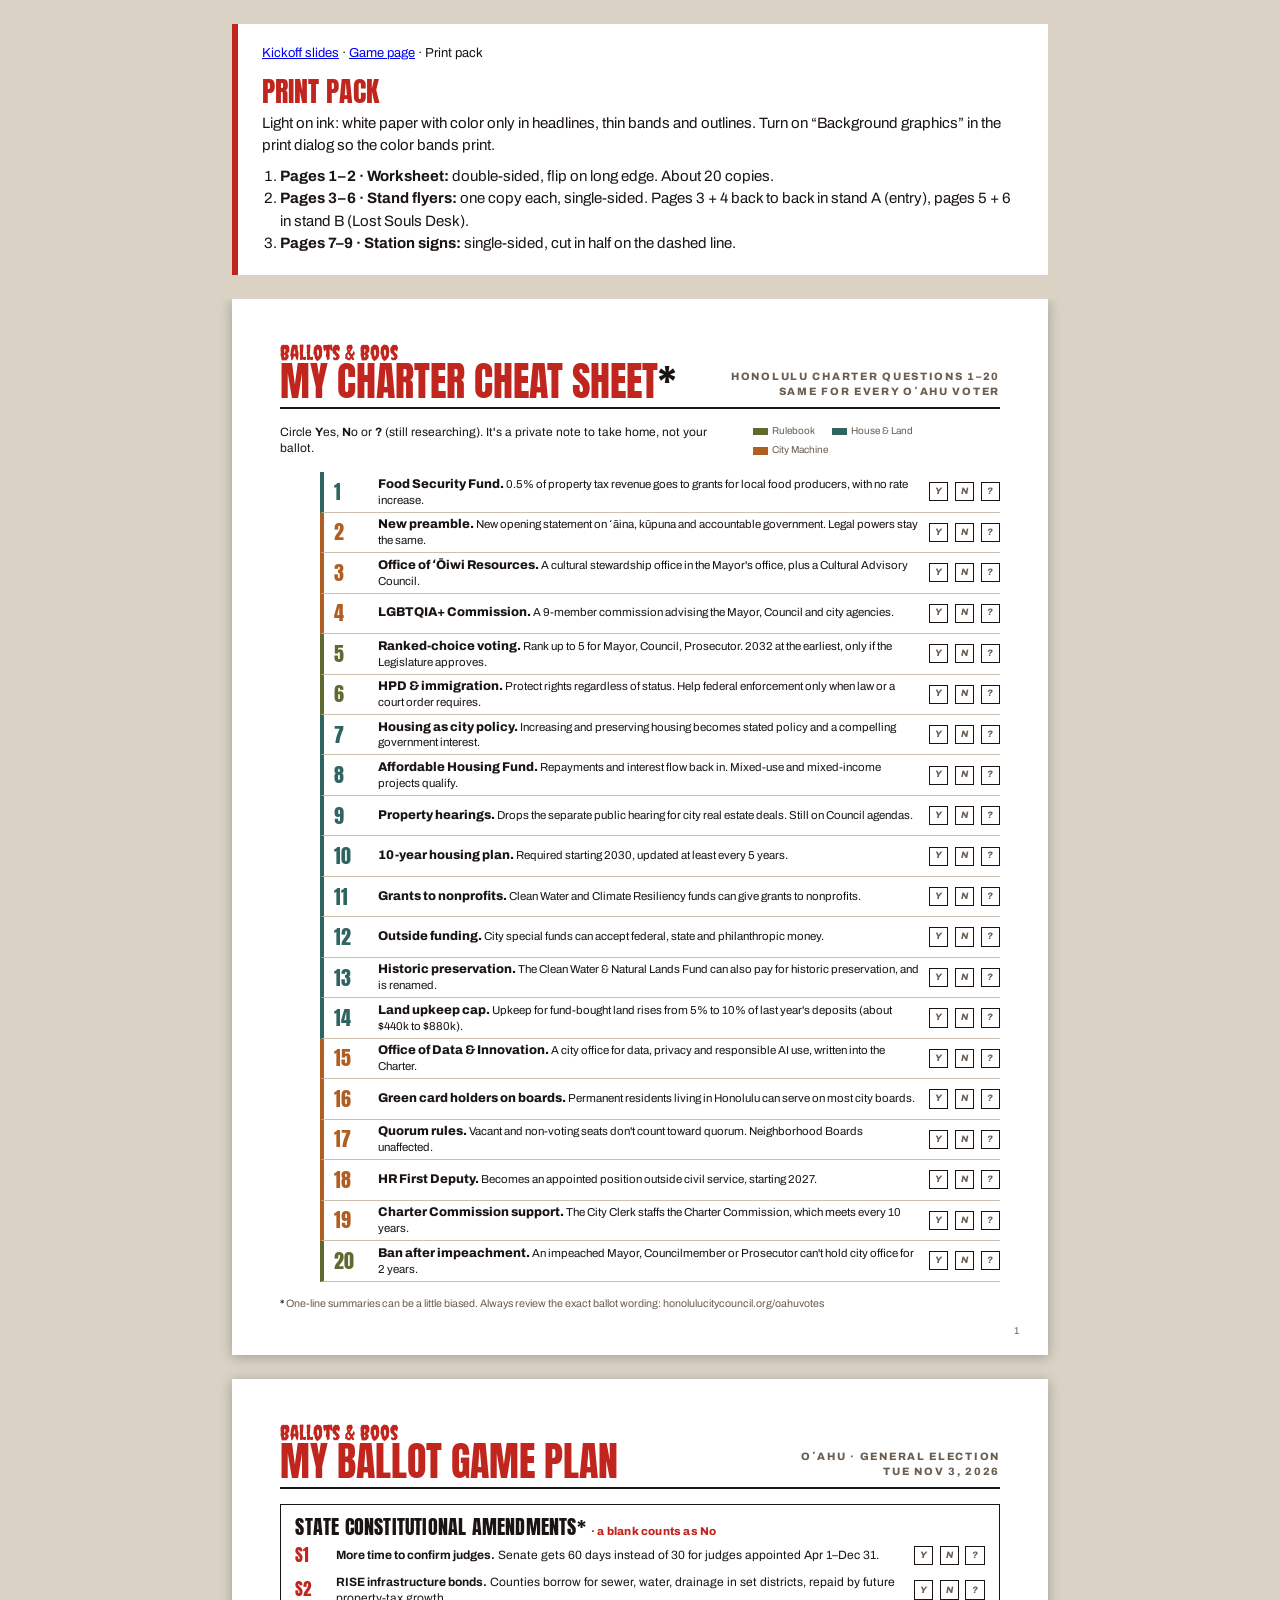
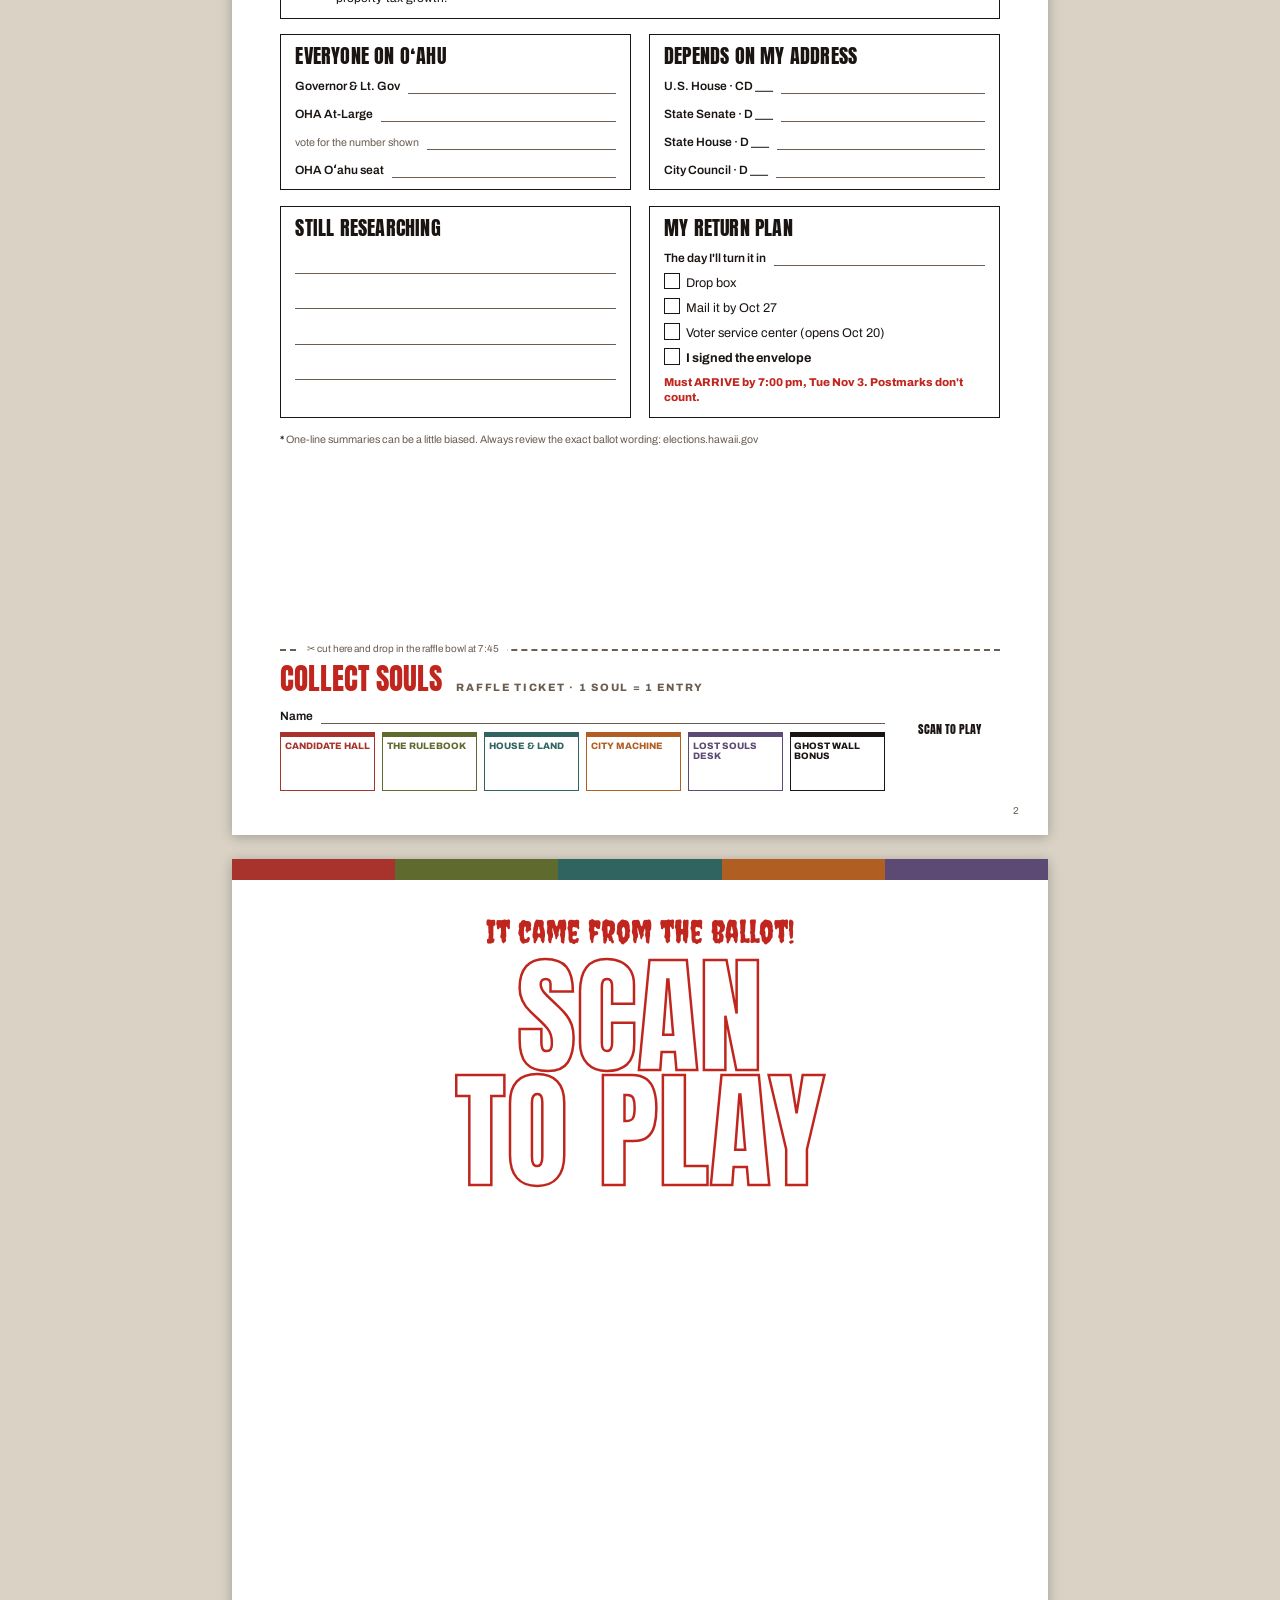
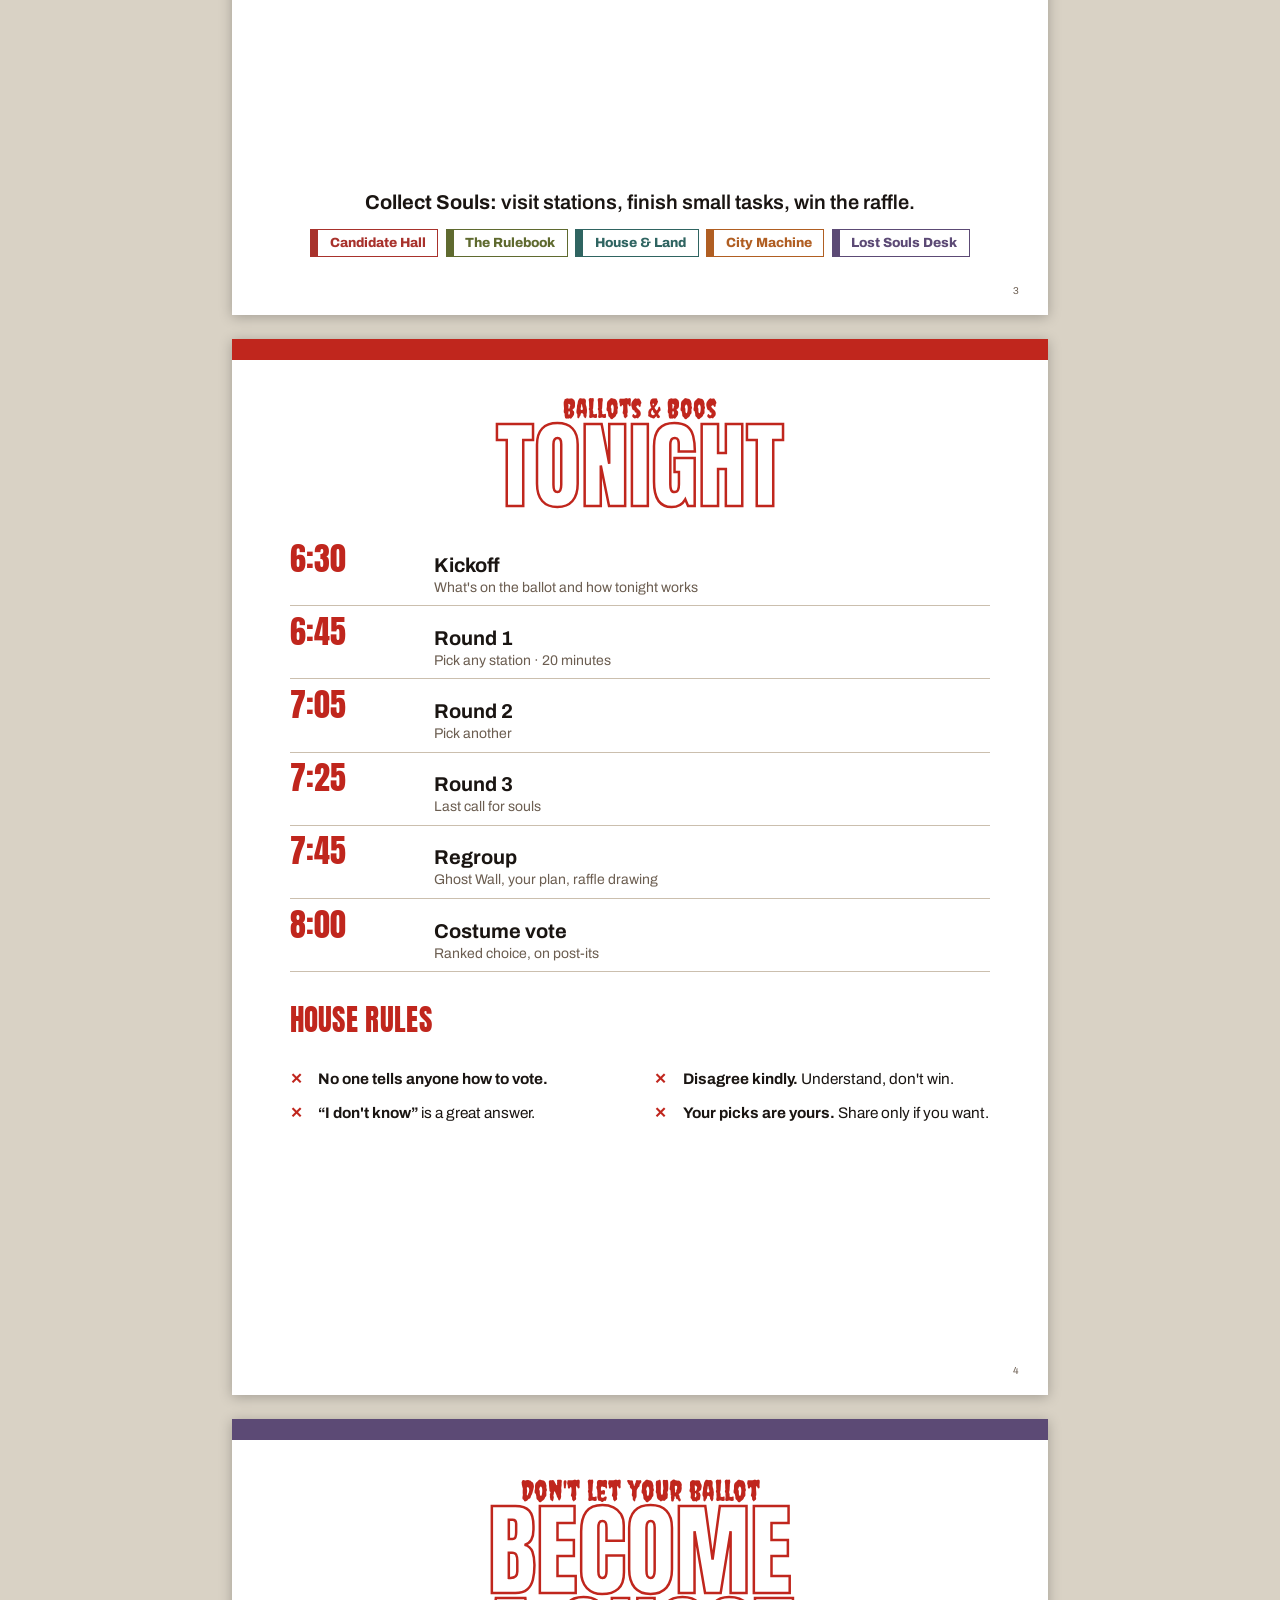
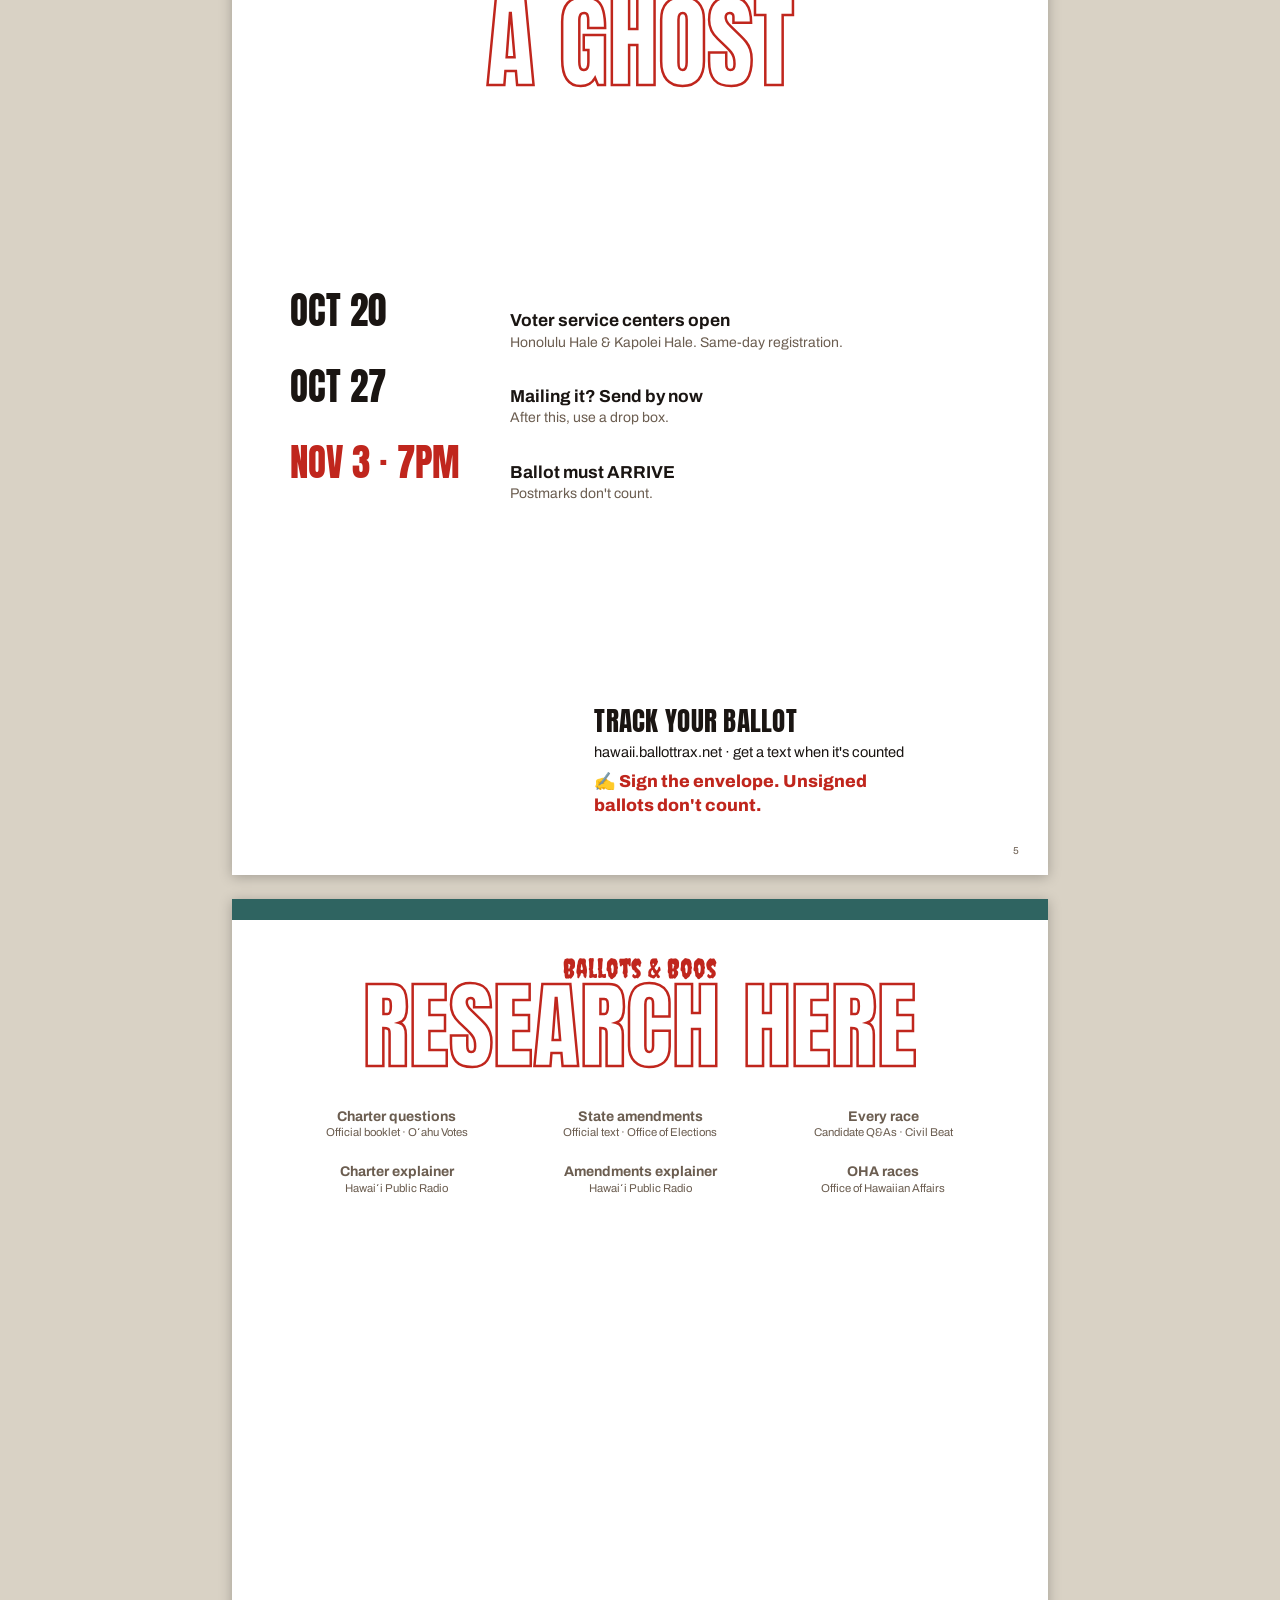
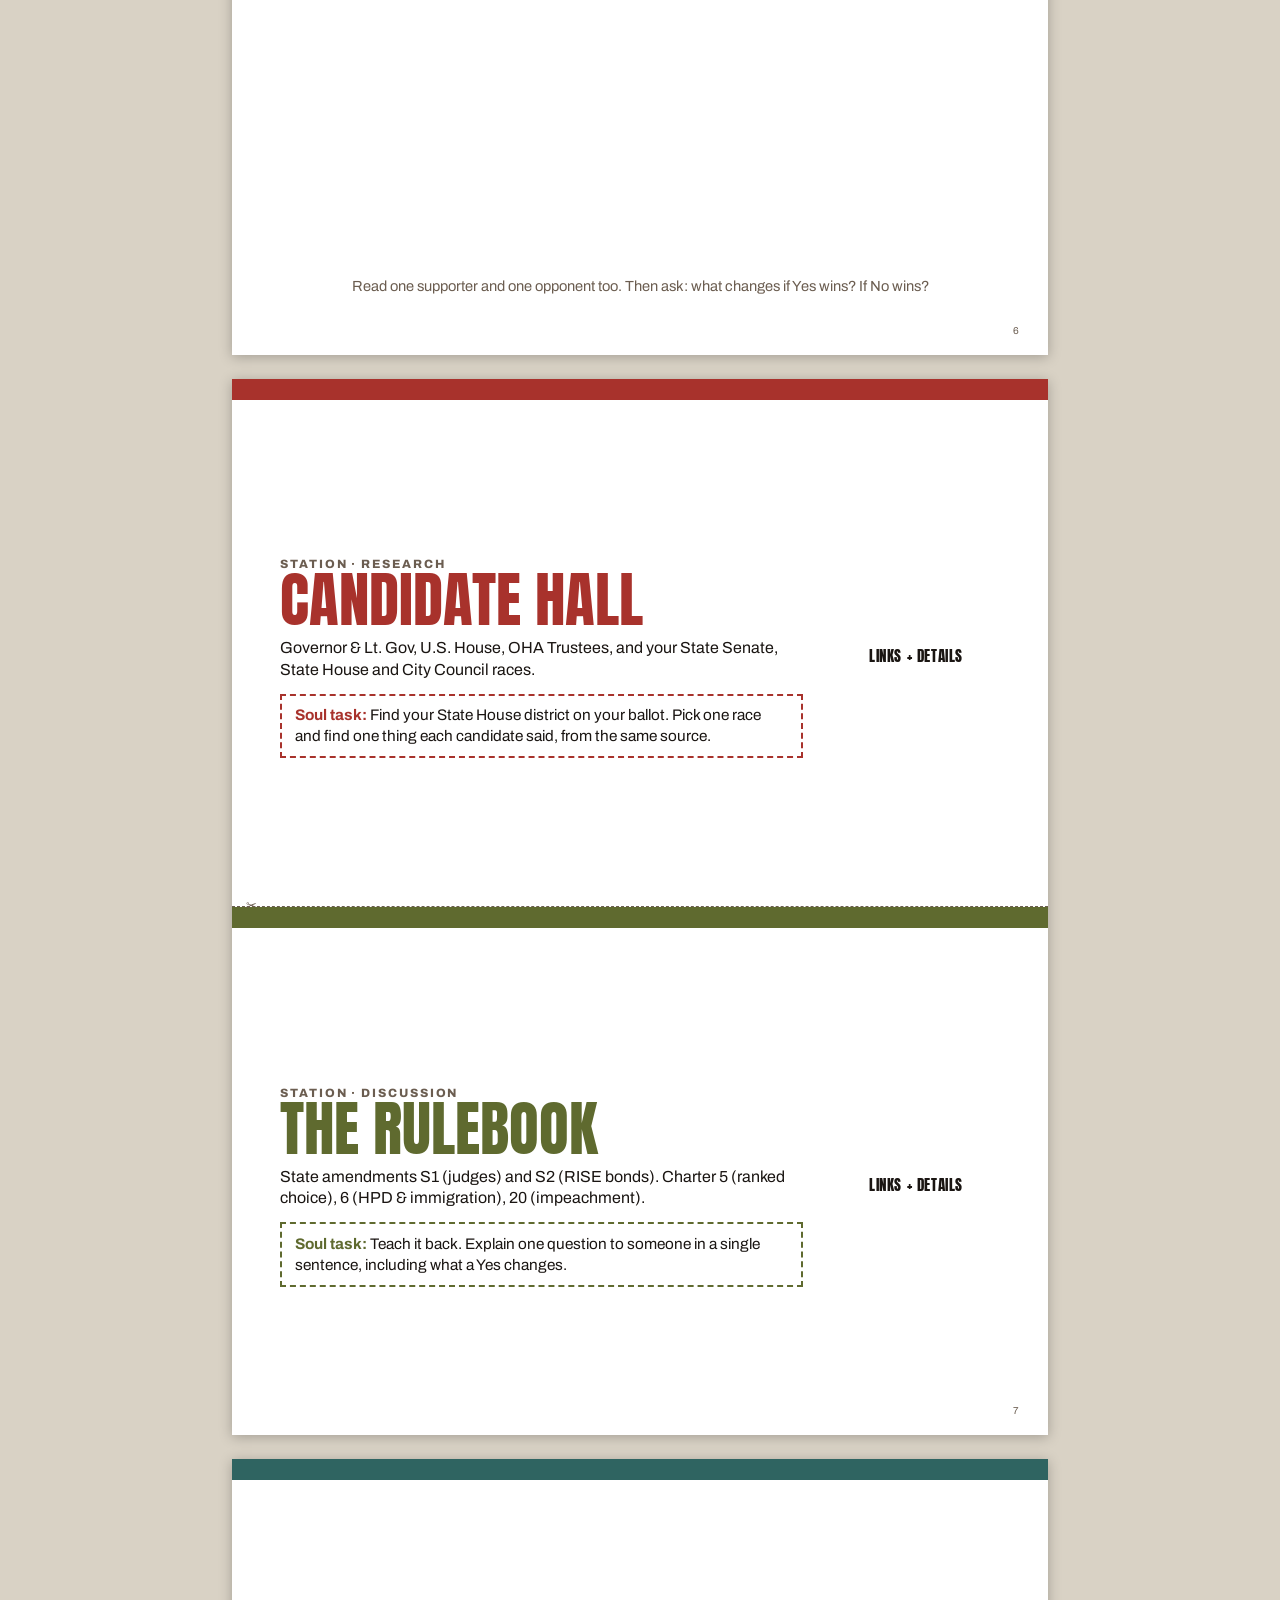
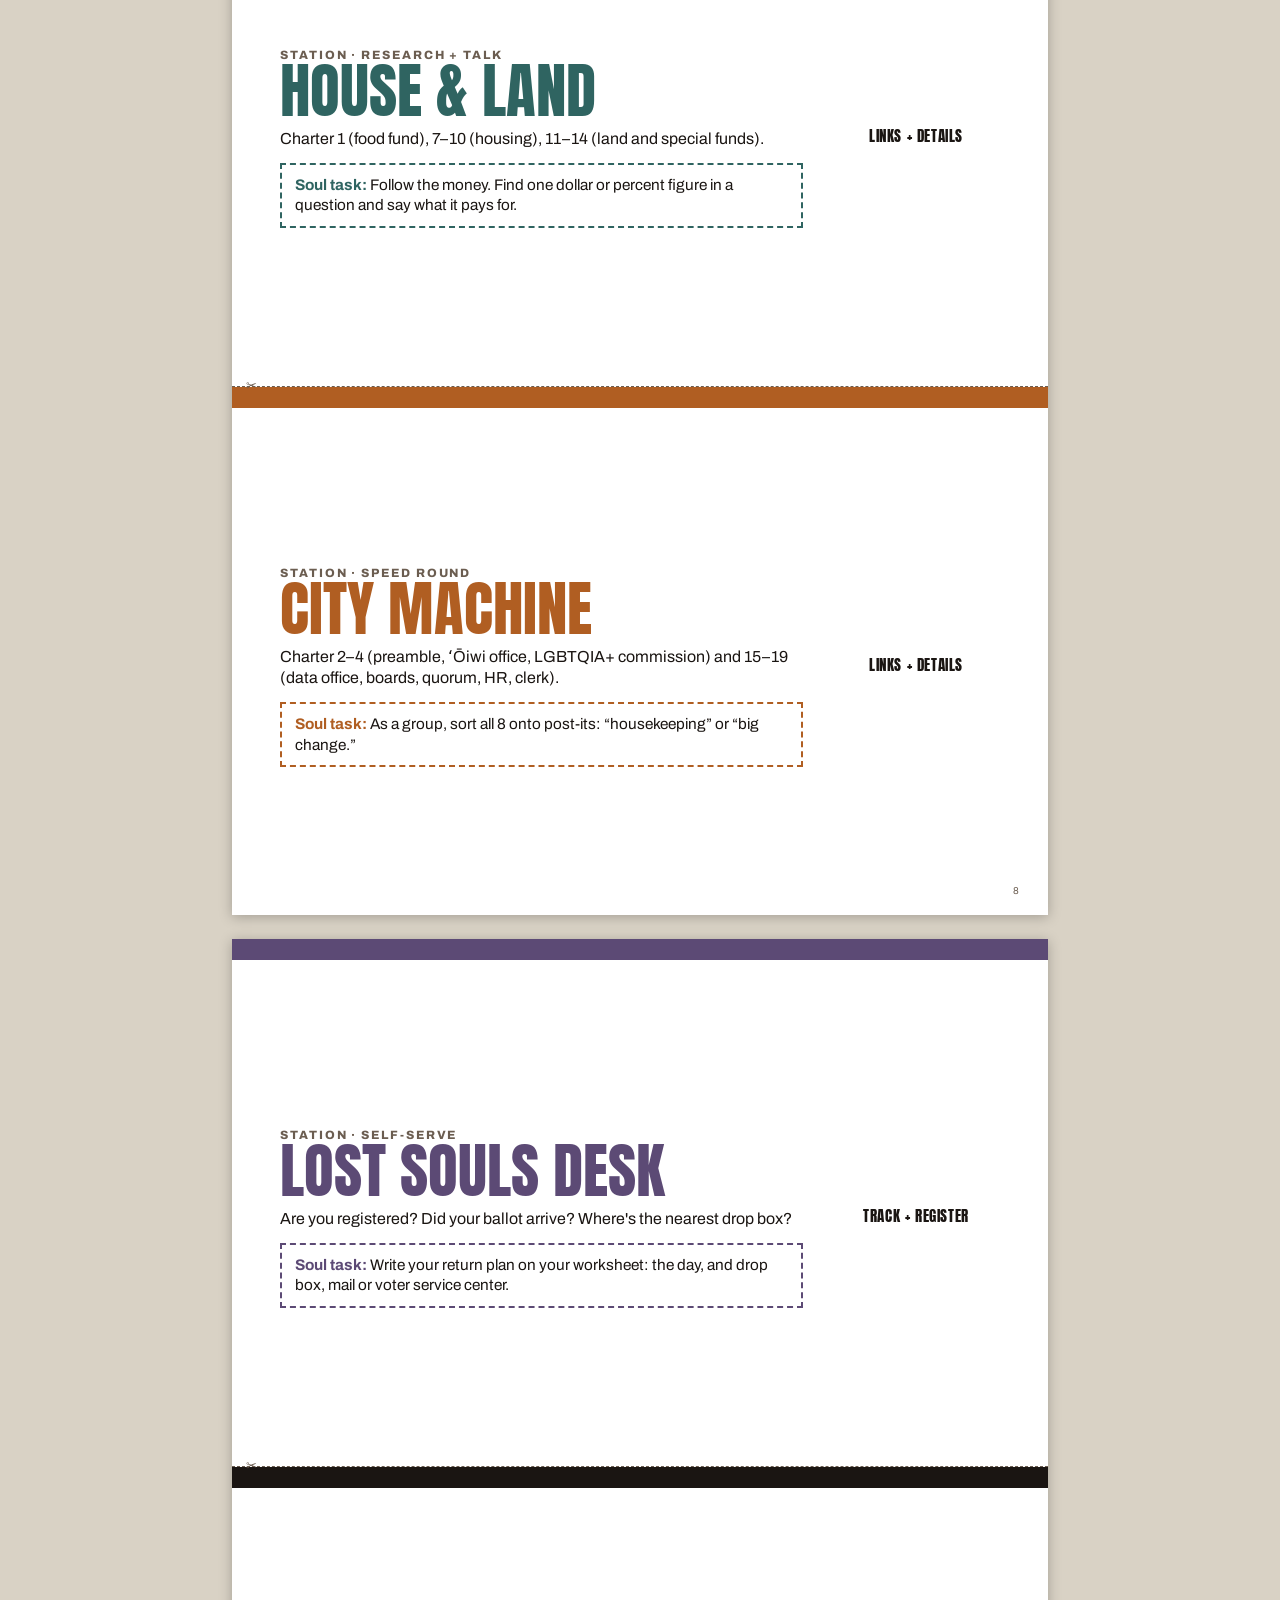
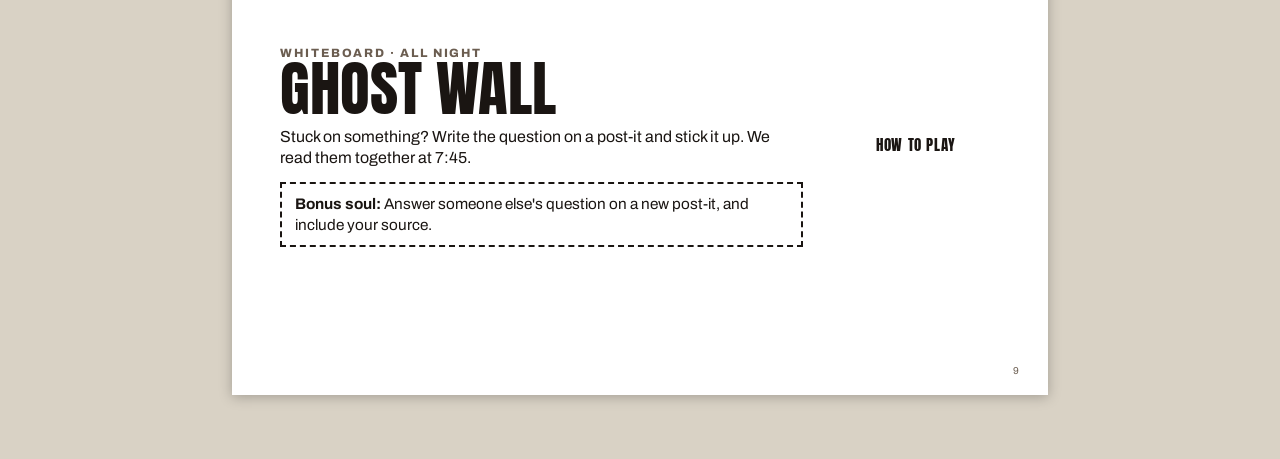
<file: party/src/print.html>
<!doctype html>
<html lang="en">
<head>
<meta charset="utf-8">
<meta name="viewport" content="width=device-width, initial-scale=1">
<title>Ballots &amp; Boos Print Pack</title>
<link rel="preconnect" href="https://fonts.googleapis.com">
<link rel="preconnect" href="https://fonts.gstatic.com" crossorigin>
<link rel="stylesheet" href="https://fonts.googleapis.com/css2?family=Anton&family=Archivo:wght@400;600;800&family=Creepster&display=swap">
<style>
/* Layout: US Letter sheets, white paper, color only in type, thin bands and outlines to save ink. */
:root{
  --ink:#1a1512; --soft:#6b5d50; --rule:#cbbfae;
  --blood:#c0261d; --gold:#d9a400;
  --hall:#a8322c; --rulebook:#5f6a2f; --house:#2f6461; --machine:#b05e22; --lost:#5c4a75;
  --display:"Anton",Impact,"Arial Narrow",sans-serif;
  --shriek:"Creepster","Anton",Impact,fantasy;
  --body-font:"Archivo","Helvetica Neue",Arial,sans-serif;
}
*{box-sizing:border-box;-webkit-print-color-adjust:exact;print-color-adjust:exact}
body{margin:0;background:#d9d2c5;color:var(--ink);font:11pt/1.35 var(--body-font)}
h1,h2,h3,p,ul,ol{margin:0}
.guide{max-width:8.5in;margin:24px auto;padding:20px 24px;background:#fff;border-left:6px solid var(--blood);font-size:15px;line-height:1.5}
.guide h1{font-family:var(--display);font-weight:400;font-size:28px;text-transform:uppercase;color:var(--blood)}
.guide ol{padding-left:1.2em;margin-top:8px}
.sheets{overflow-x:auto;padding:0 16px 40px}
.sheet{width:8.5in;height:11in;margin:0 auto 24px;background:#fff;padding:.45in .5in;position:relative;overflow:hidden;display:flex;flex-direction:column;gap:.16in;box-shadow:0 2px 12px rgba(0,0,0,.25)}
.pg{position:absolute;bottom:.18in;right:.3in;font-size:7.5pt;color:var(--soft)}
@page{size:letter;margin:0}
@media print{
  body{background:#fff}
  .guide{display:none}
  .sheets{padding:0;overflow:visible}
  .sheet{margin:0;box-shadow:none;break-after:page}
}

.kicker{font-family:var(--shriek);color:var(--blood);font-size:16pt;line-height:1}
.eyebrow{font-weight:800;font-size:8pt;letter-spacing:.16em;text-transform:uppercase;color:var(--soft)}
.big{font-family:var(--display);font-weight:400;text-transform:uppercase;line-height:.9;color:var(--blood)}
.outline{color:transparent;-webkit-text-stroke:2.5px var(--blood)}
.h{font-family:var(--display);font-weight:400;text-transform:uppercase;font-size:15pt;line-height:1;letter-spacing:.01em}
.qr{display:block;width:100%;height:auto}
.head{display:flex;justify-content:space-between;align-items:flex-end;gap:.2in;border-bottom:2.5px solid var(--ink);padding-bottom:.08in}
.box{width:.2in;height:.2in;border:1.5px solid var(--ink);display:inline-grid;place-items:center;font-size:7pt;font-weight:800;color:var(--soft)}
.ynq{display:flex;gap:.07in;flex:none}
.line{border-bottom:1px solid var(--soft);height:.3in}
.warn{font-weight:800;color:var(--blood)}

/* Worksheet A */
.cq{display:flex;flex-direction:column;flex:1}
.cq li{list-style:none;display:grid;grid-template-columns:.36in 1fr auto;gap:.1in;align-items:center;padding:.045in 0 .045in .1in;border-bottom:1px solid var(--rule);border-left:4px solid var(--c);flex:1}
.cq li b{font-family:var(--display);font-weight:400;font-size:15pt;color:var(--c);line-height:1}
.cq li strong{font-weight:800;font-size:9.5pt}
.cq li span{font-size:8.6pt;line-height:1.25}
.key{display:flex;flex-wrap:wrap;gap:.06in .18in;font-size:7.5pt;color:var(--soft)}
.key i{display:inline-block;width:.16in;height:.08in;background:var(--c);margin-right:.04in;vertical-align:middle}

/* Worksheet B */
.panel{border:1.5px solid var(--ink);padding:.12in .15in;display:flex;flex-direction:column;gap:.07in}
.amend{display:grid;grid-template-columns:.32in 1fr auto;gap:.1in;align-items:center;font-size:9pt}
.amend b{font-family:var(--display);font-weight:400;font-size:13pt;color:var(--blood)}
.two{display:grid;grid-template-columns:1fr 1fr;gap:.18in}
.race{display:grid;grid-template-columns:auto 1fr;gap:.08in;align-items:end;font-size:9pt;font-weight:600}
.race .line{height:.22in}
.chk{display:flex;flex-wrap:wrap;gap:.06in .2in;font-size:9.5pt}
.chk span::before{content:"";display:inline-block;width:.15in;height:.15in;border:1.5px solid var(--ink);margin-right:.06in;vertical-align:-2px}
.cut{border-top:2px dashed var(--soft);position:relative;margin-top:auto}
.cut::before{content:"✂  cut here and drop in the raffle bowl at 7:45";position:absolute;top:-.09in;left:.2in;background:#fff;padding:0 .08in;font-size:7.5pt;color:var(--soft)}
.passport{display:grid;grid-template-columns:1fr 1.05in;gap:.15in;align-items:center}
.souls{display:grid;grid-template-columns:repeat(6,1fr);gap:.07in}
.soul{border:1.5px solid var(--c);border-top:5px solid var(--c);height:.62in;padding:.04in;font-size:7pt;font-weight:800;line-height:1.1;text-transform:uppercase;color:var(--c)}

/* Flyers */
.flyer{justify-content:space-between;text-align:center;align-items:center;padding:.6in}
.flyer .band{position:absolute;left:0;right:0;top:0;height:.22in;display:flex}
.flyer .band i{flex:1;background:var(--c)}
.chips{display:flex;flex-wrap:wrap;justify-content:center;gap:.08in}
.chip{border:1.5px solid var(--c);border-left:8px solid var(--c);padding:.04in .12in;font-weight:800;font-size:10pt;color:var(--c)}
.agenda{width:100%;display:grid;gap:.1in;text-align:left}
.agenda li{list-style:none;display:grid;grid-template-columns:1.3in 1fr;gap:.2in;align-items:baseline;border-bottom:1px solid var(--rule);padding-bottom:.08in}
.agenda time{font-family:var(--display);font-size:24pt;color:var(--blood);line-height:1}
.agenda b{font-size:15pt}
.agenda span{display:block;font-size:10.5pt;color:var(--soft)}
.rules{width:100%;display:grid;grid-template-columns:1fr 1fr;gap:.14in .3in;text-align:left;font-size:11.5pt}
.rules li{list-style:none;padding-left:.3in;position:relative}
.rules li::before{content:"✕";position:absolute;left:0;color:var(--blood);font-weight:800}
.dates{width:100%;display:grid;gap:.16in;text-align:left}
.dates li{list-style:none;display:grid;grid-template-columns:2.1in 1fr;gap:.2in;align-items:baseline}
.dates time{font-family:var(--display);font-size:28pt;line-height:1;text-transform:uppercase}
.dates .final time{color:var(--blood)}
.dates b{font-size:13pt;display:block}
.dates span{font-size:10.5pt;color:var(--soft)}
.qrwall{width:100%;display:grid;grid-template-columns:repeat(3,1fr);gap:.25in .3in}
.qrwall figure{margin:0;display:flex;flex-direction:column;gap:.06in;align-items:center}
.qrwall figure .qr{width:1.75in}
.qrwall figcaption b{display:block;font-size:10.5pt}
.qrwall figcaption{font-size:8.5pt;color:var(--soft);line-height:1.25}

/* Station signs: two half-letter signs per sheet */
.halves{padding:0;gap:0}
.sign{height:5.5in;padding:.45in .5in .35in;display:grid;grid-template-columns:1fr 1.75in;gap:.3in;align-items:center;position:relative;border-top:.22in solid var(--c)}
.sign + .sign{border-top-width:.22in}
.halves .sign:first-child::after{content:"✂";position:absolute;left:.15in;bottom:-.1in;font-size:10pt;color:var(--soft);z-index:2}
.halves .sign:first-child{border-bottom:1.5px dashed var(--soft)}
.sign .name{font-family:var(--display);font-weight:400;font-size:46pt;line-height:.9;text-transform:uppercase;color:var(--c)}
.sign .type{font-weight:800;font-size:9pt;letter-spacing:.16em;text-transform:uppercase;color:var(--soft)}
.sign .here{font-size:12pt;line-height:1.35;margin-top:.1in}
.sign .task{margin-top:.14in;border:2px dashed var(--c);padding:.1in .14in;font-size:11.5pt}
.sign .task b{color:var(--c)}
.sign .q{display:flex;flex-direction:column;align-items:center;gap:.05in;font-family:var(--display);font-size:11pt;text-transform:uppercase;letter-spacing:.04em}
</style>
</head>
<body>
<section class="guide">
  <p style="font-size:13px;margin-bottom:6px"><a href="./">Kickoff slides</a> · <a href="play.html">Game page</a> · Print pack</p>
  <h1>Print pack</h1>
  <p>Light on ink: white paper with color only in headlines, thin bands and outlines. Turn on “Background graphics” in the print dialog so the color bands print.</p>
  <ol>
    <li><b>Pages 1–2 · Worksheet:</b> double-sided, flip on long edge. About 20 copies.</li>
    <li><b>Pages 3–6 · Stand flyers:</b> one copy each, single-sided. Pages 3 + 4 back to back in stand A (entry), pages 5 + 6 in stand B (Lost Souls Desk).</li>
    <li><b>Pages 7–9 · Station signs:</b> single-sided, cut in half on the dashed line.</li>
  </ol>
</section>

<div class="sheets">

<!-- 1 · Worksheet side A -->
<section class="sheet">
  <div class="head">
    <div><p class="kicker">Ballots &amp; Boos</p><h1 class="big" style="font-size:30pt">My charter cheat sheet<span style="color:var(--ink)">*</span></h1></div>
    <p class="eyebrow" style="text-align:right">Honolulu Charter Questions 1–20<br>Same for every Oʻahu voter</p>
  </div>
  <div style="display:flex;justify-content:space-between;gap:.2in;align-items:center">
    <p style="font-size:9pt">Circle <b>Y</b>es, <b>N</b>o or <b>?</b> (still researching). It's a private note to take home, not your ballot.</p>
    <div class="key">
      <span style="--c:var(--rulebook)"><i></i>Rulebook</span>
      <span style="--c:var(--house)"><i></i>House &amp; Land</span>
      <span style="--c:var(--machine)"><i></i>City Machine</span>
    </div>
  </div>
  <ol class="cq">
    <li style="--c:var(--house)"><b>1</b><span><strong>Food Security Fund.</strong> 0.5% of property tax revenue goes to grants for local food producers, with no rate increase.</span><span class="ynq"><i class="box">Y</i><i class="box">N</i><i class="box">?</i></span></li>
    <li style="--c:var(--machine)"><b>2</b><span><strong>New preamble.</strong> New opening statement on ʻāina, kūpuna and accountable government. Legal powers stay the same.</span><span class="ynq"><i class="box">Y</i><i class="box">N</i><i class="box">?</i></span></li>
    <li style="--c:var(--machine)"><b>3</b><span><strong>Office of ʻŌiwi Resources.</strong> A cultural stewardship office in the Mayor's office, plus a Cultural Advisory Council.</span><span class="ynq"><i class="box">Y</i><i class="box">N</i><i class="box">?</i></span></li>
    <li style="--c:var(--machine)"><b>4</b><span><strong>LGBTQIA+ Commission.</strong> A 9-member commission advising the Mayor, Council and city agencies.</span><span class="ynq"><i class="box">Y</i><i class="box">N</i><i class="box">?</i></span></li>
    <li style="--c:var(--rulebook)"><b>5</b><span><strong>Ranked-choice voting.</strong> Rank up to 5 for Mayor, Council, Prosecutor. 2032 at the earliest, only if the Legislature approves.</span><span class="ynq"><i class="box">Y</i><i class="box">N</i><i class="box">?</i></span></li>
    <li style="--c:var(--rulebook)"><b>6</b><span><strong>HPD &amp; immigration.</strong> Protect rights regardless of status. Help federal enforcement only when law or a court order requires.</span><span class="ynq"><i class="box">Y</i><i class="box">N</i><i class="box">?</i></span></li>
    <li style="--c:var(--house)"><b>7</b><span><strong>Housing as city policy.</strong> Increasing and preserving housing becomes stated policy and a compelling government interest.</span><span class="ynq"><i class="box">Y</i><i class="box">N</i><i class="box">?</i></span></li>
    <li style="--c:var(--house)"><b>8</b><span><strong>Affordable Housing Fund.</strong> Repayments and interest flow back in. Mixed-use and mixed-income projects qualify.</span><span class="ynq"><i class="box">Y</i><i class="box">N</i><i class="box">?</i></span></li>
    <li style="--c:var(--house)"><b>9</b><span><strong>Property hearings.</strong> Drops the separate public hearing for city real estate deals. Still on Council agendas.</span><span class="ynq"><i class="box">Y</i><i class="box">N</i><i class="box">?</i></span></li>
    <li style="--c:var(--house)"><b>10</b><span><strong>10-year housing plan.</strong> Required starting 2030, updated at least every 5 years.</span><span class="ynq"><i class="box">Y</i><i class="box">N</i><i class="box">?</i></span></li>
    <li style="--c:var(--house)"><b>11</b><span><strong>Grants to nonprofits.</strong> Clean Water and Climate Resiliency funds can give grants to nonprofits.</span><span class="ynq"><i class="box">Y</i><i class="box">N</i><i class="box">?</i></span></li>
    <li style="--c:var(--house)"><b>12</b><span><strong>Outside funding.</strong> City special funds can accept federal, state and philanthropic money.</span><span class="ynq"><i class="box">Y</i><i class="box">N</i><i class="box">?</i></span></li>
    <li style="--c:var(--house)"><b>13</b><span><strong>Historic preservation.</strong> The Clean Water &amp; Natural Lands Fund can also pay for historic preservation, and is renamed.</span><span class="ynq"><i class="box">Y</i><i class="box">N</i><i class="box">?</i></span></li>
    <li style="--c:var(--house)"><b>14</b><span><strong>Land upkeep cap.</strong> Upkeep for fund-bought land rises from 5% to 10% of last year's deposits (about $440k to $880k).</span><span class="ynq"><i class="box">Y</i><i class="box">N</i><i class="box">?</i></span></li>
    <li style="--c:var(--machine)"><b>15</b><span><strong>Office of Data &amp; Innovation.</strong> A city office for data, privacy and responsible AI use, written into the Charter.</span><span class="ynq"><i class="box">Y</i><i class="box">N</i><i class="box">?</i></span></li>
    <li style="--c:var(--machine)"><b>16</b><span><strong>Green card holders on boards.</strong> Permanent residents living in Honolulu can serve on most city boards.</span><span class="ynq"><i class="box">Y</i><i class="box">N</i><i class="box">?</i></span></li>
    <li style="--c:var(--machine)"><b>17</b><span><strong>Quorum rules.</strong> Vacant and non-voting seats don't count toward quorum. Neighborhood Boards unaffected.</span><span class="ynq"><i class="box">Y</i><i class="box">N</i><i class="box">?</i></span></li>
    <li style="--c:var(--machine)"><b>18</b><span><strong>HR First Deputy.</strong> Becomes an appointed position outside civil service, starting 2027.</span><span class="ynq"><i class="box">Y</i><i class="box">N</i><i class="box">?</i></span></li>
    <li style="--c:var(--machine)"><b>19</b><span><strong>Charter Commission support.</strong> The City Clerk staffs the Charter Commission, which meets every 10 years.</span><span class="ynq"><i class="box">Y</i><i class="box">N</i><i class="box">?</i></span></li>
    <li style="--c:var(--rulebook)"><b>20</b><span><strong>Ban after impeachment.</strong> An impeached Mayor, Councilmember or Prosecutor can't hold city office for 2 years.</span><span class="ynq"><i class="box">Y</i><i class="box">N</i><i class="box">?</i></span></li>
  </ol>
  <p style="font-size:8pt;color:var(--soft)"><b style="color:var(--ink)">*</b> One-line summaries can be a little biased. Always review the exact ballot wording: honolulucitycouncil.org/oahuvotes</p>
  <span class="pg">1</span>
</section>

<!-- 2 · Worksheet side B -->
<section class="sheet">
  <div class="head">
    <div><p class="kicker">Ballots &amp; Boos</p><h1 class="big" style="font-size:30pt">My ballot game plan</h1></div>
    <p class="eyebrow" style="text-align:right">Oʻahu · General Election<br>Tue Nov 3, 2026</p>
  </div>

  <div class="panel">
    <h2 class="h">State Constitutional Amendments* <span class="warn" style="font-family:var(--body-font);font-size:8.5pt;text-transform:none">· a blank counts as No</span></h2>
    <div class="amend"><b>S1</b><span><strong>More time to confirm judges.</strong> Senate gets 60 days instead of 30 for judges appointed Apr 1–Dec 31.</span><span class="ynq"><i class="box">Y</i><i class="box">N</i><i class="box">?</i></span></div>
    <div class="amend"><b>S2</b><span><strong>RISE infrastructure bonds.</strong> Counties borrow for sewer, water, drainage in set districts, repaid by future property-tax growth.</span><span class="ynq"><i class="box">Y</i><i class="box">N</i><i class="box">?</i></span></div>
  </div>

  <div class="two">
    <div class="panel">
      <h2 class="h">Everyone on Oʻahu</h2>
      <div class="race"><span>Governor &amp; Lt. Gov</span><div class="line"></div></div>
      <div class="race"><span>OHA At-Large</span><div class="line"></div></div>
      <div class="race"><span style="color:var(--soft);font-weight:400;font-size:8pt">vote for the number shown</span><div class="line"></div></div>
      <div class="race"><span>OHA Oʻahu seat</span><div class="line"></div></div>
    </div>
    <div class="panel">
      <h2 class="h">Depends on my address</h2>
      <div class="race"><span>U.S. House · CD ___</span><div class="line"></div></div>
      <div class="race"><span>State Senate · D ___</span><div class="line"></div></div>
      <div class="race"><span>State House · D ___</span><div class="line"></div></div>
      <div class="race"><span>City Council · D ___</span><div class="line"></div></div>
    </div>
  </div>

  <div class="two">
    <div class="panel">
      <h2 class="h">Still researching</h2>
      <div class="line"></div><div class="line"></div><div class="line"></div><div class="line"></div>
    </div>
    <div class="panel">
      <h2 class="h">My return plan</h2>
      <div class="race"><span>The day I'll turn it in</span><div class="line"></div></div>
      <div class="chk" style="flex-direction:column"><span>Drop box</span><span>Mail it by Oct 27</span><span>Voter service center (opens Oct 20)</span><span><b>I signed the envelope</b></span></div>
      <p class="warn" style="font-size:8.5pt">Must ARRIVE by 7:00 pm, Tue Nov 3. Postmarks don't count.</p>
    </div>
  </div>

  <p style="font-size:8pt;color:var(--soft)"><b style="color:var(--ink)">*</b> One-line summaries can be a little biased. Always review the exact ballot wording: elections.hawaii.gov</p>
  <div class="cut"></div>
  <div class="passport">
    <div style="display:flex;flex-direction:column;gap:.08in">
      <div style="display:flex;align-items:baseline;gap:.15in"><h2 class="big" style="font-size:22pt">Collect souls</h2><span class="eyebrow">Raffle ticket · 1 soul = 1 entry</span></div>
      <div class="race"><span>Name</span><div class="line"></div></div>
      <div class="souls">
        <div class="soul" style="--c:var(--hall)">Candidate Hall</div>
        <div class="soul" style="--c:var(--rulebook)">The Rulebook</div>
        <div class="soul" style="--c:var(--house)">House &amp; Land</div>
        <div class="soul" style="--c:var(--machine)">City Machine</div>
        <div class="soul" style="--c:var(--lost)">Lost Souls Desk</div>
        <div class="soul" style="--c:var(--ink)">Ghost Wall bonus</div>
      </div>
    </div>
    <div style="text-align:center;font-family:var(--display);font-size:9pt;text-transform:uppercase"><!--QR:play-->Scan to play</div>
  </div>
  <span class="pg">2</span>
</section>

<!-- 3 · Stand A front -->
<section class="sheet flyer">
  <div class="band"><i style="--c:var(--hall)"></i><i style="--c:var(--rulebook)"></i><i style="--c:var(--house)"></i><i style="--c:var(--machine)"></i><i style="--c:var(--lost)"></i></div>
  <div style="display:flex;flex-direction:column;gap:.1in;align-items:center">
    <p class="kicker" style="font-size:24pt">It came from the ballot!</p>
    <h1 class="big outline" style="font-size:96pt">Scan<br>to play</h1>
  </div>
  <div style="width:4.4in"><!--QR:play--></div>
  <div style="display:flex;flex-direction:column;gap:.14in;align-items:center">
    <p style="font-size:15pt;font-weight:600;max-width:6in"><b>Collect Souls:</b> visit stations, finish small tasks, win the raffle.</p>
    <div class="chips">
      <span class="chip" style="--c:var(--hall)">Candidate Hall</span><span class="chip" style="--c:var(--rulebook)">The Rulebook</span><span class="chip" style="--c:var(--house)">House &amp; Land</span><span class="chip" style="--c:var(--machine)">City Machine</span><span class="chip" style="--c:var(--lost)">Lost Souls Desk</span>
    </div>
  </div>
  <span class="pg">3</span>
</section>

<!-- 4 · Stand A back -->
<section class="sheet flyer" style="justify-content:flex-start;gap:.35in">
  <div class="band"><i style="--c:var(--blood)"></i></div>
  <div><p class="kicker" style="font-size:20pt">Ballots &amp; Boos</p><h1 class="big outline" style="font-size:72pt">Tonight</h1></div>
  <ol class="agenda" style="padding:0">
    <li><time>6:30</time><div><b>Kickoff</b><span>What's on the ballot and how tonight works</span></div></li>
    <li><time>6:45</time><div><b>Round 1</b><span>Pick any station · 20 minutes</span></div></li>
    <li><time>7:05</time><div><b>Round 2</b><span>Pick another</span></div></li>
    <li><time>7:25</time><div><b>Round 3</b><span>Last call for souls</span></div></li>
    <li><time>7:45</time><div><b>Regroup</b><span>Ghost Wall, your plan, raffle drawing</span></div></li>
    <li><time>8:00</time><div><b>Costume vote</b><span>Ranked choice, on post-its</span></div></li>
  </ol>
  <h2 class="h" style="font-size:22pt;color:var(--blood);align-self:flex-start">House rules</h2>
  <ul class="rules" style="padding:0">
    <li><b>No one tells anyone how to vote.</b></li>
    <li><b>Disagree kindly.</b> Understand, don't win.</li>
    <li><b>“I don't know”</b> is a great answer.</li>
    <li><b>Your picks are yours.</b> Share only if you want.</li>
  </ul>
  <span class="pg">4</span>
</section>

<!-- 5 · Stand B front -->
<section class="sheet flyer" style="gap:.3in">
  <div class="band"><i style="--c:var(--lost)"></i></div>
  <div><p class="kicker" style="font-size:22pt">Don't let your ballot</p><h1 class="big outline" style="font-size:76pt">become<br>a ghost</h1></div>
  <ol class="dates" style="padding:0">
    <li><time>Oct 20</time><div><b>Voter service centers open</b><span>Honolulu Hale &amp; Kapolei Hale. Same-day registration.</span></div></li>
    <li><time>Oct 27</time><div><b>Mailing it? Send by now</b><span>After this, use a drop box.</span></div></li>
    <li class="final"><time>Nov 3 · 7pm</time><div><b>Ballot must ARRIVE</b><span>Postmarks don't count.</span></div></li>
  </ol>
  <div style="display:flex;gap:.35in;align-items:center;text-align:left">
    <div style="width:2.1in"><!--QR:ballottrax--></div>
    <div style="display:flex;flex-direction:column;gap:.08in;max-width:3.4in">
      <p class="h" style="font-size:20pt">Track your ballot</p>
      <p style="font-size:11pt">hawaii.ballottrax.net · get a text when it's counted</p>
      <p class="warn" style="font-size:13pt">✍ Sign the envelope. Unsigned ballots don't count.</p>
    </div>
  </div>
  <span class="pg">5</span>
</section>

<!-- 6 · Stand B back -->
<section class="sheet flyer" style="justify-content:flex-start;gap:.4in">
  <div class="band"><i style="--c:var(--house)"></i></div>
  <div><p class="kicker" style="font-size:20pt">Ballots &amp; Boos</p><h1 class="big outline" style="font-size:72pt">Research here</h1></div>
  <div class="qrwall">
    <figure><!--QR:charter--><figcaption><b>Charter questions</b>Official booklet · Oʻahu Votes</figcaption></figure>
    <figure><!--QR:conam--><figcaption><b>State amendments</b>Official text · Office of Elections</figcaption></figure>
    <figure><!--QR:civilbeat--><figcaption><b>Every race</b>Candidate Q&amp;As · Civil Beat</figcaption></figure>
    <figure><!--QR:hprcharter--><figcaption><b>Charter explainer</b>Hawaiʻi Public Radio</figcaption></figure>
    <figure><!--QR:hprconam--><figcaption><b>Amendments explainer</b>Hawaiʻi Public Radio</figcaption></figure>
    <figure><!--QR:oha--><figcaption><b>OHA races</b>Office of Hawaiian Affairs</figcaption></figure>
  </div>
  <p style="font-size:11pt;color:var(--soft);margin-top:auto">Read one supporter and one opponent too. Then ask: what changes if Yes wins? If No wins?</p>
  <span class="pg">6</span>
</section>

<!-- 7 · Signs: Candidate Hall + The Rulebook -->
<section class="sheet halves">
  <div class="sign" style="--c:var(--hall)">
    <div><p class="type">Station · Research</p><h2 class="name">Candidate Hall</h2>
      <p class="here">Governor &amp; Lt. Gov, U.S. House, OHA Trustees, and your State Senate, State House and City Council races.</p>
      <p class="task"><b>Soul task:</b> Find your State House district on your ballot. Pick one race and find one thing each candidate said, from the same source.</p></div>
    <div class="q"><!--QR:hall-->Links + details</div>
  </div>
  <div class="sign" style="--c:var(--rulebook)">
    <div><p class="type">Station · Discussion</p><h2 class="name">The Rulebook</h2>
      <p class="here">State amendments S1 (judges) and S2 (RISE bonds). Charter 5 (ranked choice), 6 (HPD &amp; immigration), 20 (impeachment).</p>
      <p class="task"><b>Soul task:</b> Teach it back. Explain one question to someone in a single sentence, including what a Yes changes.</p></div>
    <div class="q"><!--QR:rulebook-->Links + details</div>
  </div>
  <span class="pg">7</span>
</section>

<!-- 8 · Signs: House & Land + City Machine -->
<section class="sheet halves">
  <div class="sign" style="--c:var(--house)">
    <div><p class="type">Station · Research + talk</p><h2 class="name">House &amp; Land</h2>
      <p class="here">Charter 1 (food fund), 7–10 (housing), 11–14 (land and special funds).</p>
      <p class="task"><b>Soul task:</b> Follow the money. Find one dollar or percent figure in a question and say what it pays for.</p></div>
    <div class="q"><!--QR:houseland-->Links + details</div>
  </div>
  <div class="sign" style="--c:var(--machine)">
    <div><p class="type">Station · Speed round</p><h2 class="name">City Machine</h2>
      <p class="here">Charter 2–4 (preamble, ʻŌiwi office, LGBTQIA+ commission) and 15–19 (data office, boards, quorum, HR, clerk).</p>
      <p class="task"><b>Soul task:</b> As a group, sort all 8 onto post-its: “housekeeping” or “big change.”</p></div>
    <div class="q"><!--QR:machine-->Links + details</div>
  </div>
  <span class="pg">8</span>
</section>

<!-- 9 · Signs: Lost Souls Desk + Ghost Wall -->
<section class="sheet halves">
  <div class="sign" style="--c:var(--lost)">
    <div><p class="type">Station · Self-serve</p><h2 class="name">Lost Souls Desk</h2>
      <p class="here">Are you registered? Did your ballot arrive? Where's the nearest drop box?</p>
      <p class="task"><b>Soul task:</b> Write your return plan on your worksheet: the day, and drop box, mail or voter service center.</p></div>
    <div class="q"><!--QR:lostsouls-->Track + register</div>
  </div>
  <div class="sign" style="--c:var(--ink)">
    <div><p class="type">Whiteboard · All night</p><h2 class="name">Ghost Wall</h2>
      <p class="here">Stuck on something? Write the question on a post-it and stick it up. We read them together at 7:45.</p>
      <p class="task"><b>Bonus soul:</b> Answer someone else's question on a new post-it, and include your source.</p></div>
    <div class="q"><!--QR:ghostwall-->How to play</div>
  </div>
  <span class="pg">9</span>
</section>

</div>
</body>
</html>
</file>
